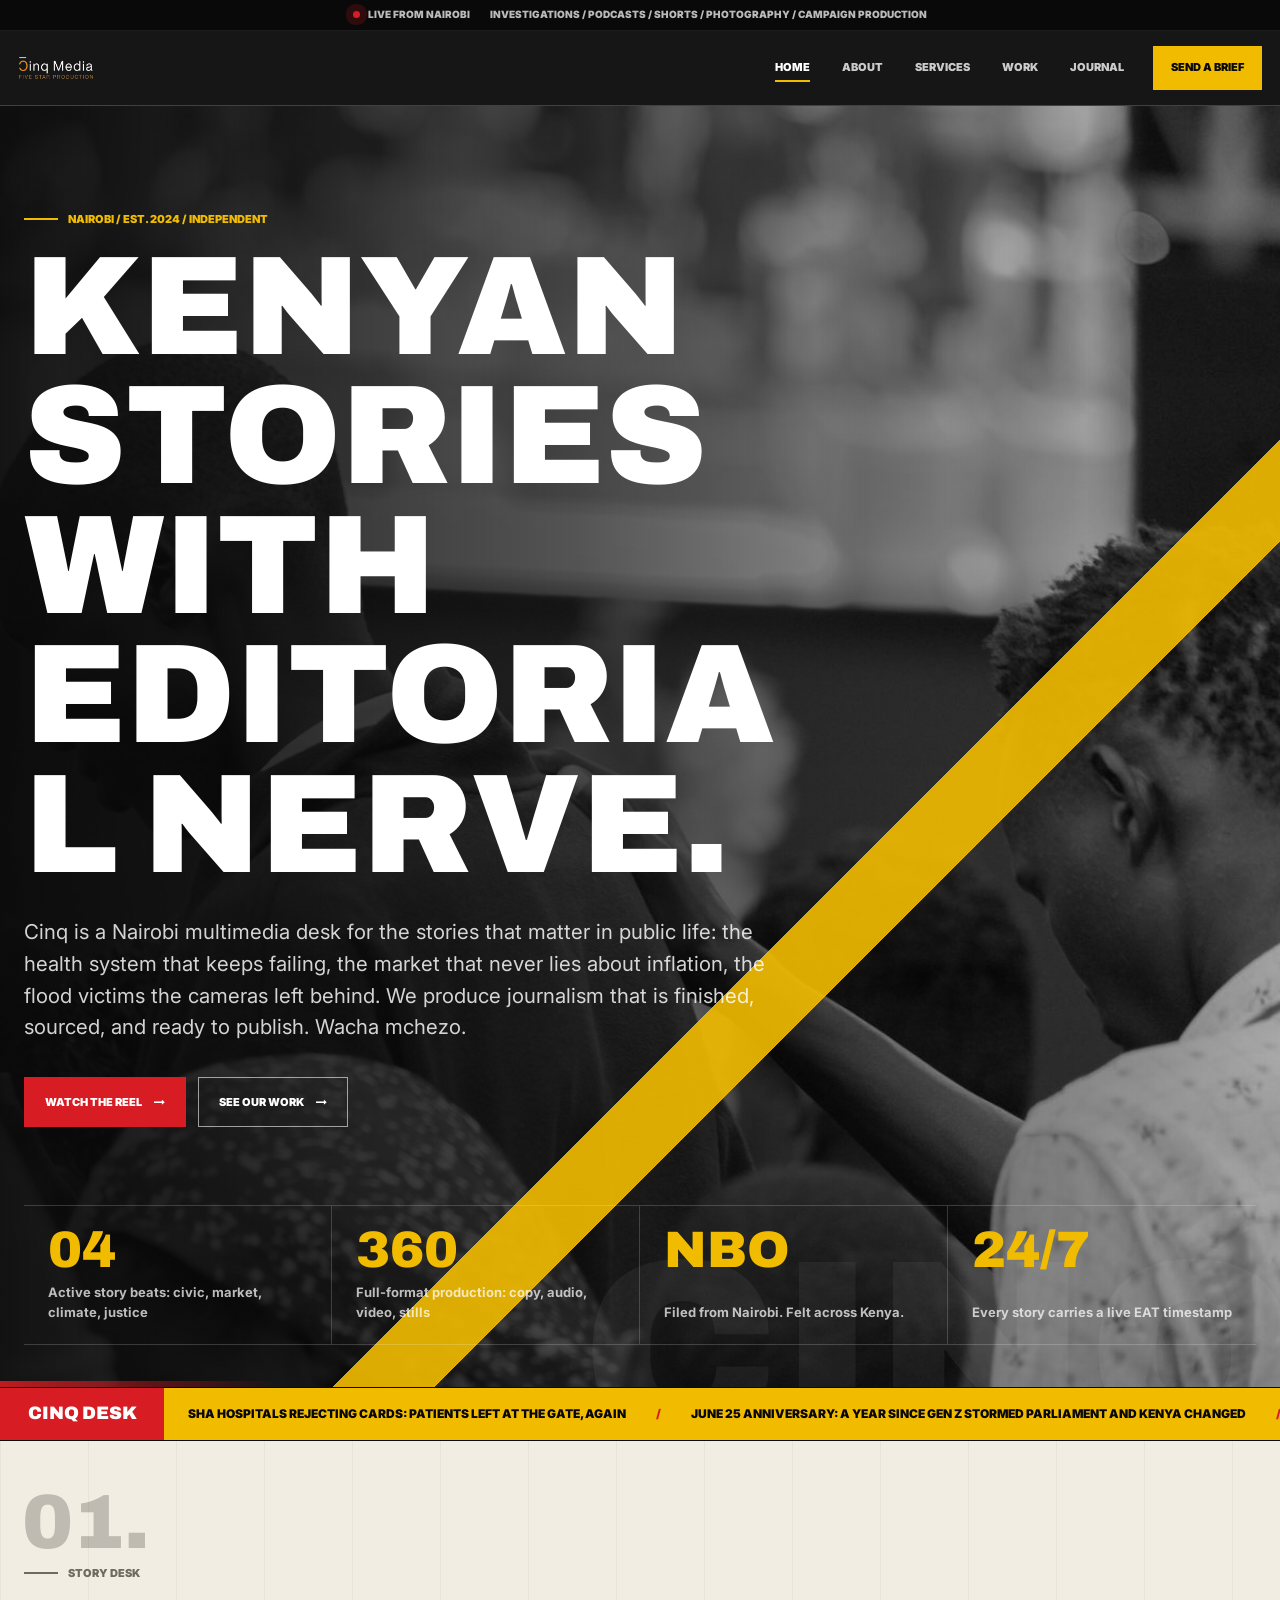
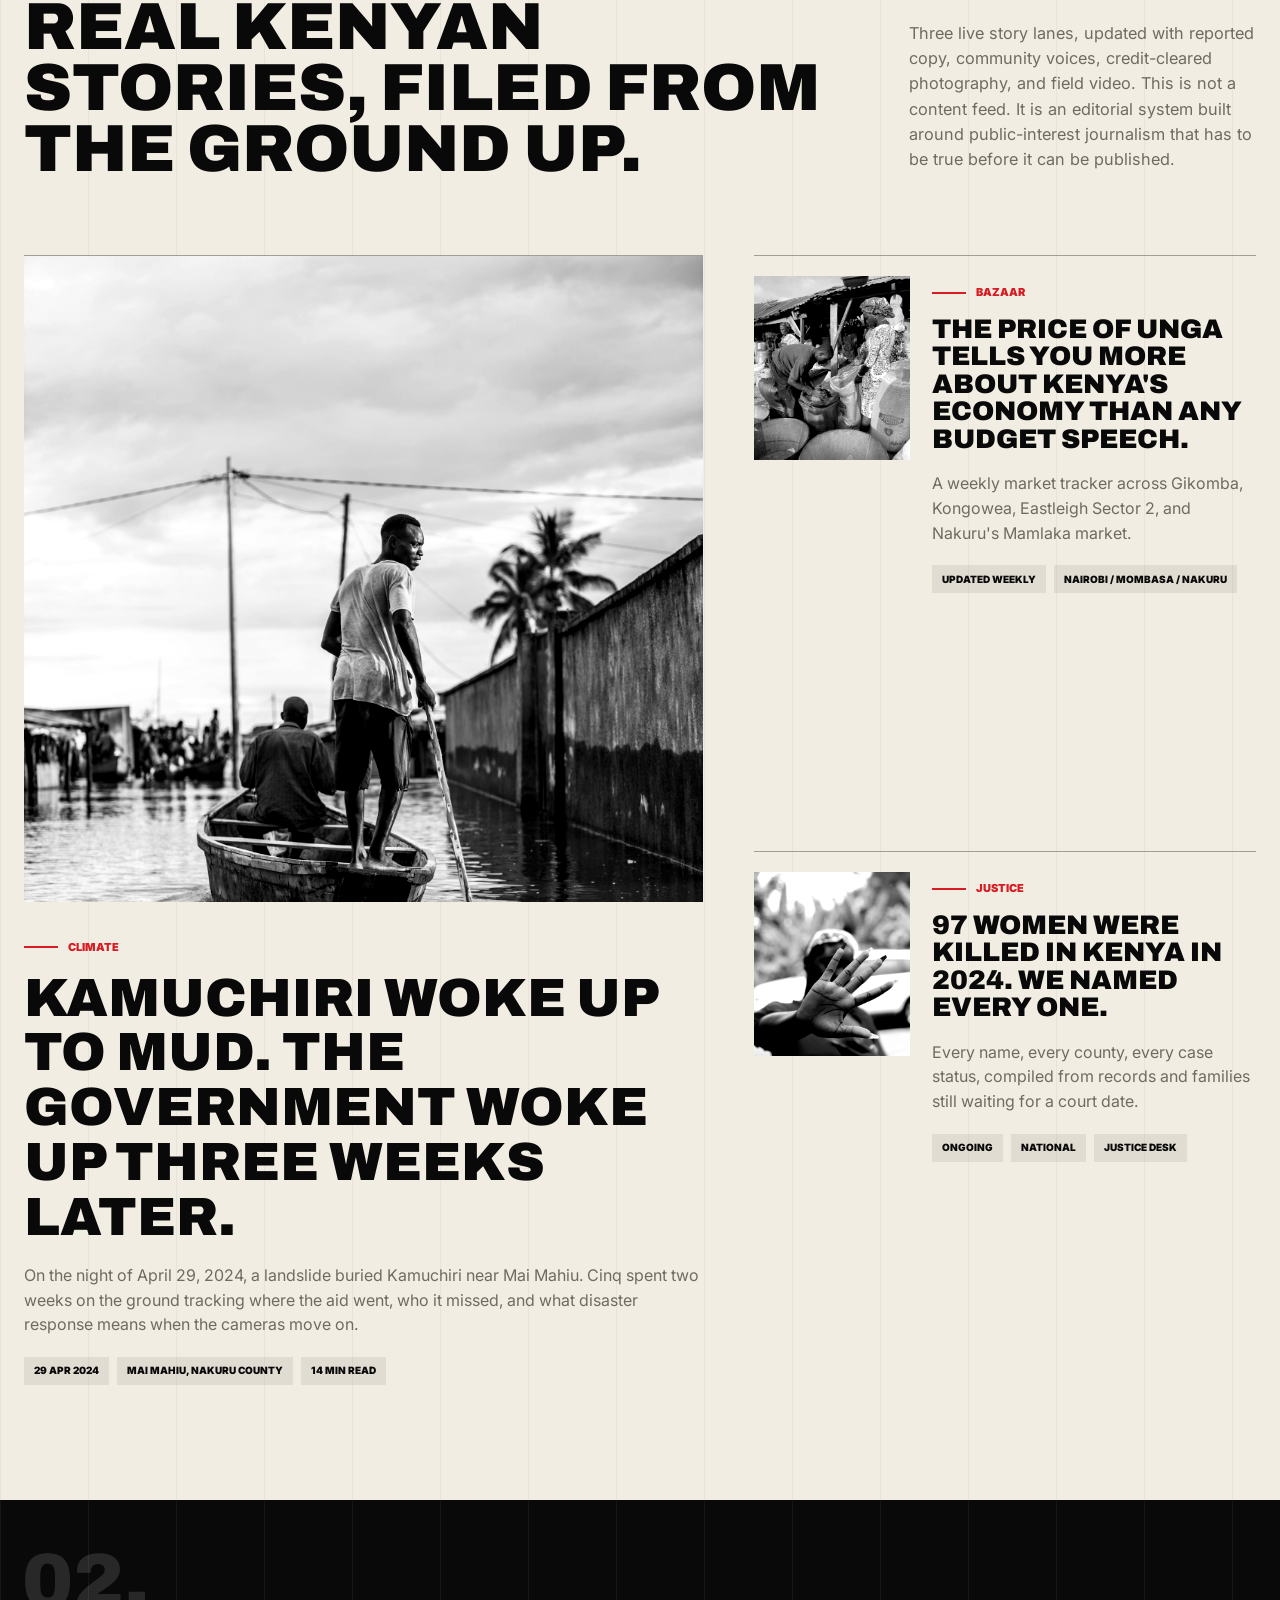
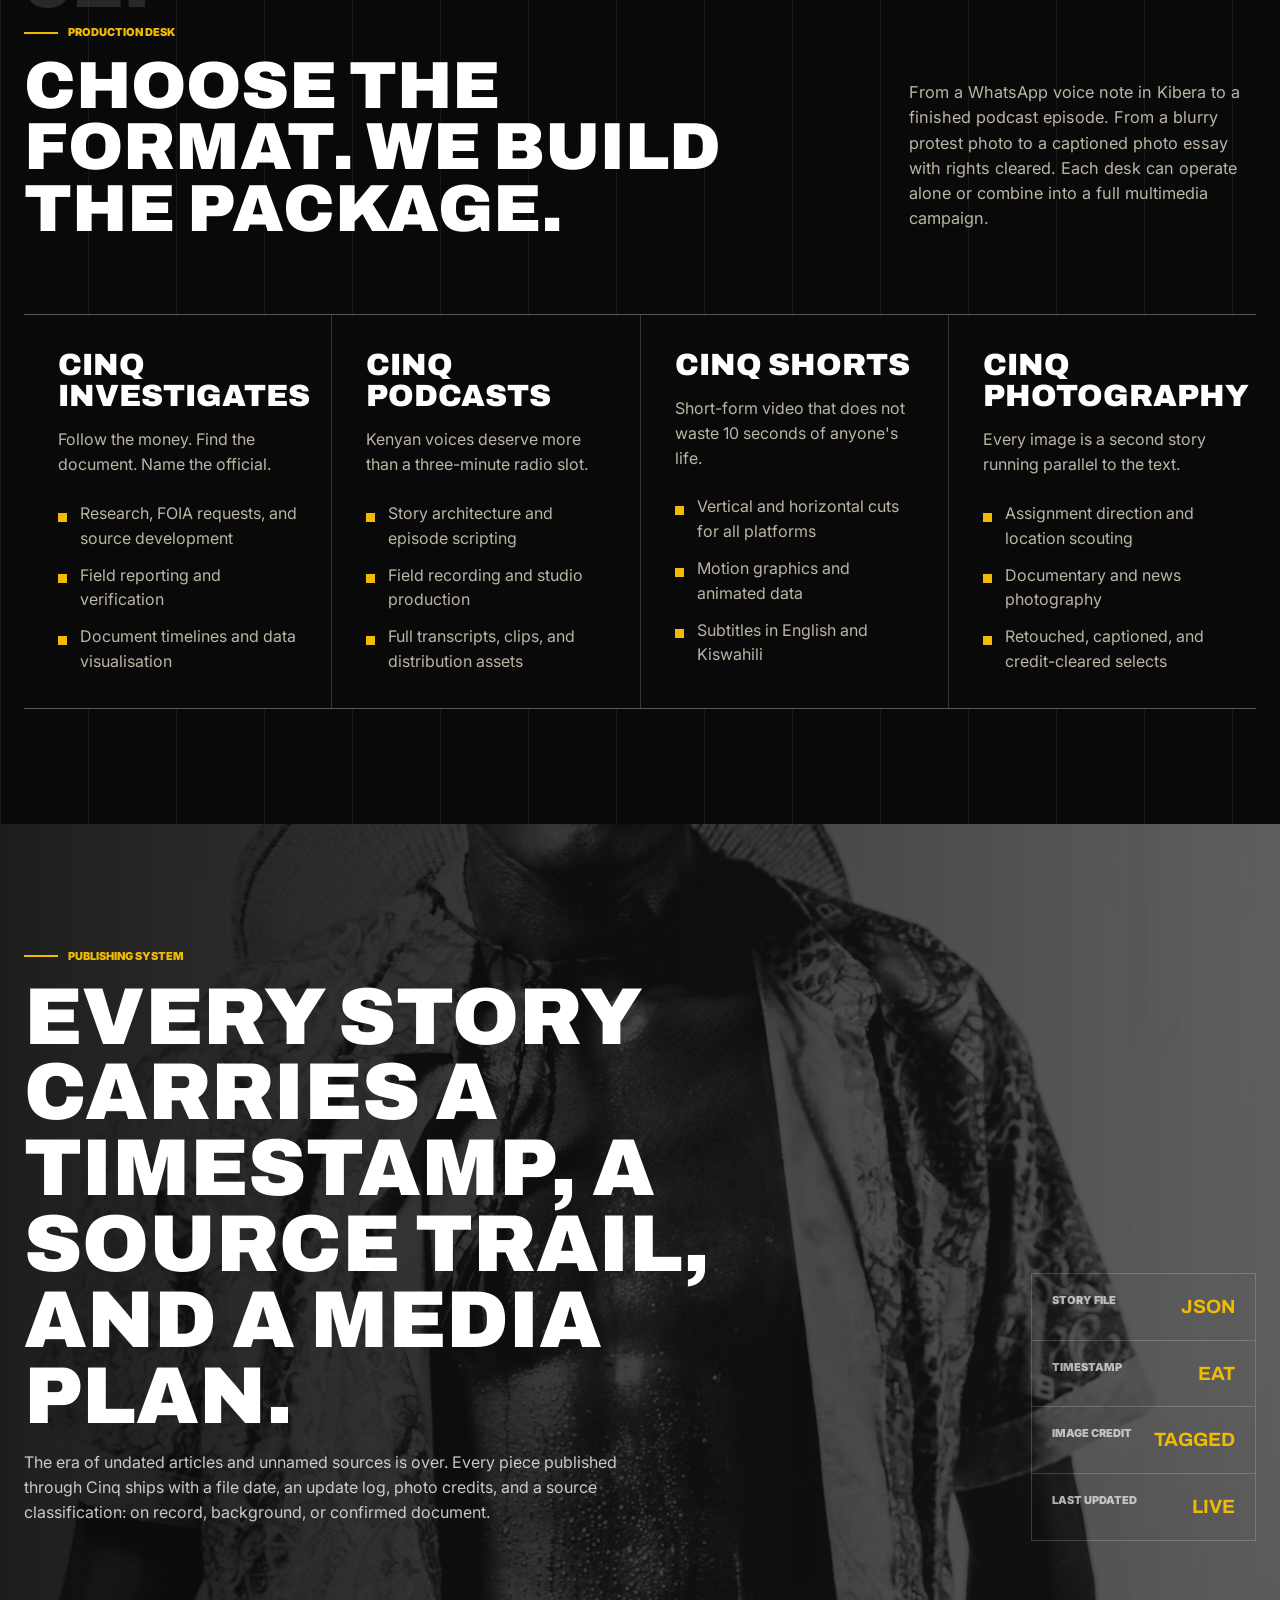
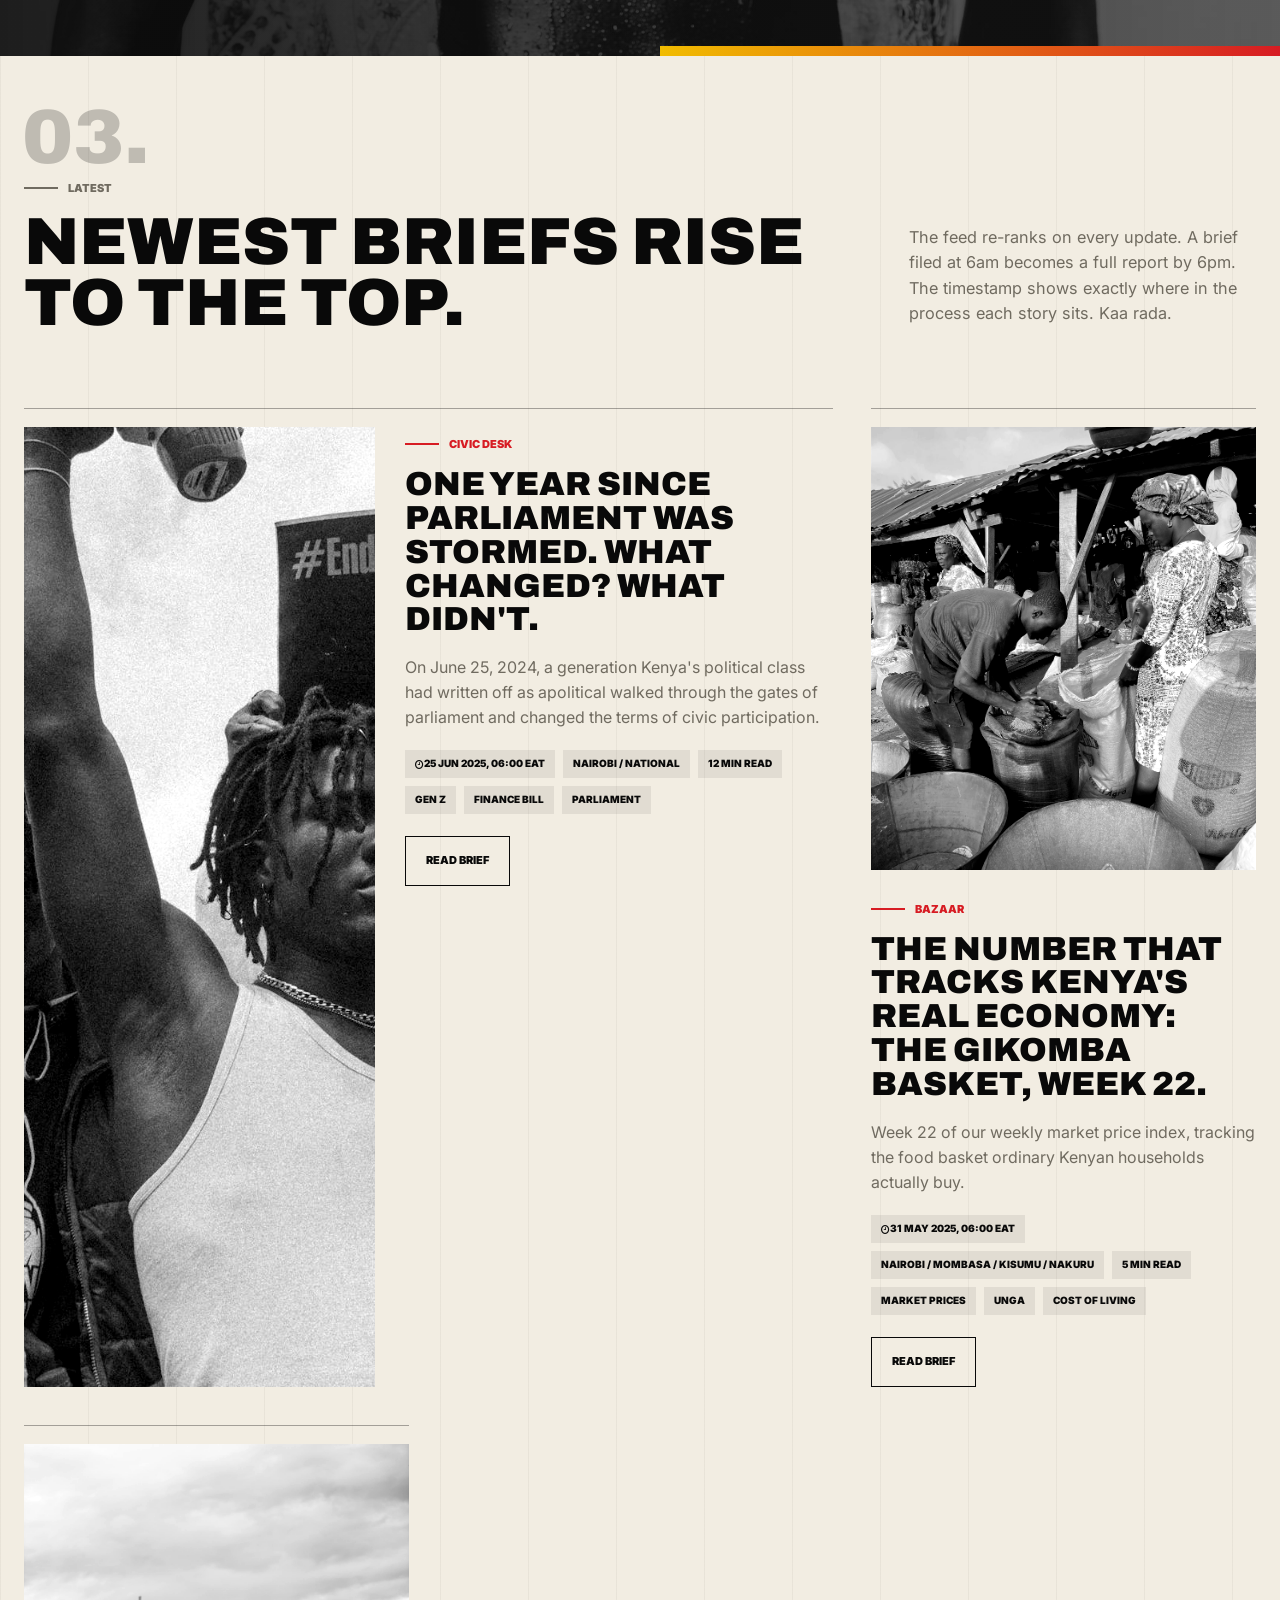
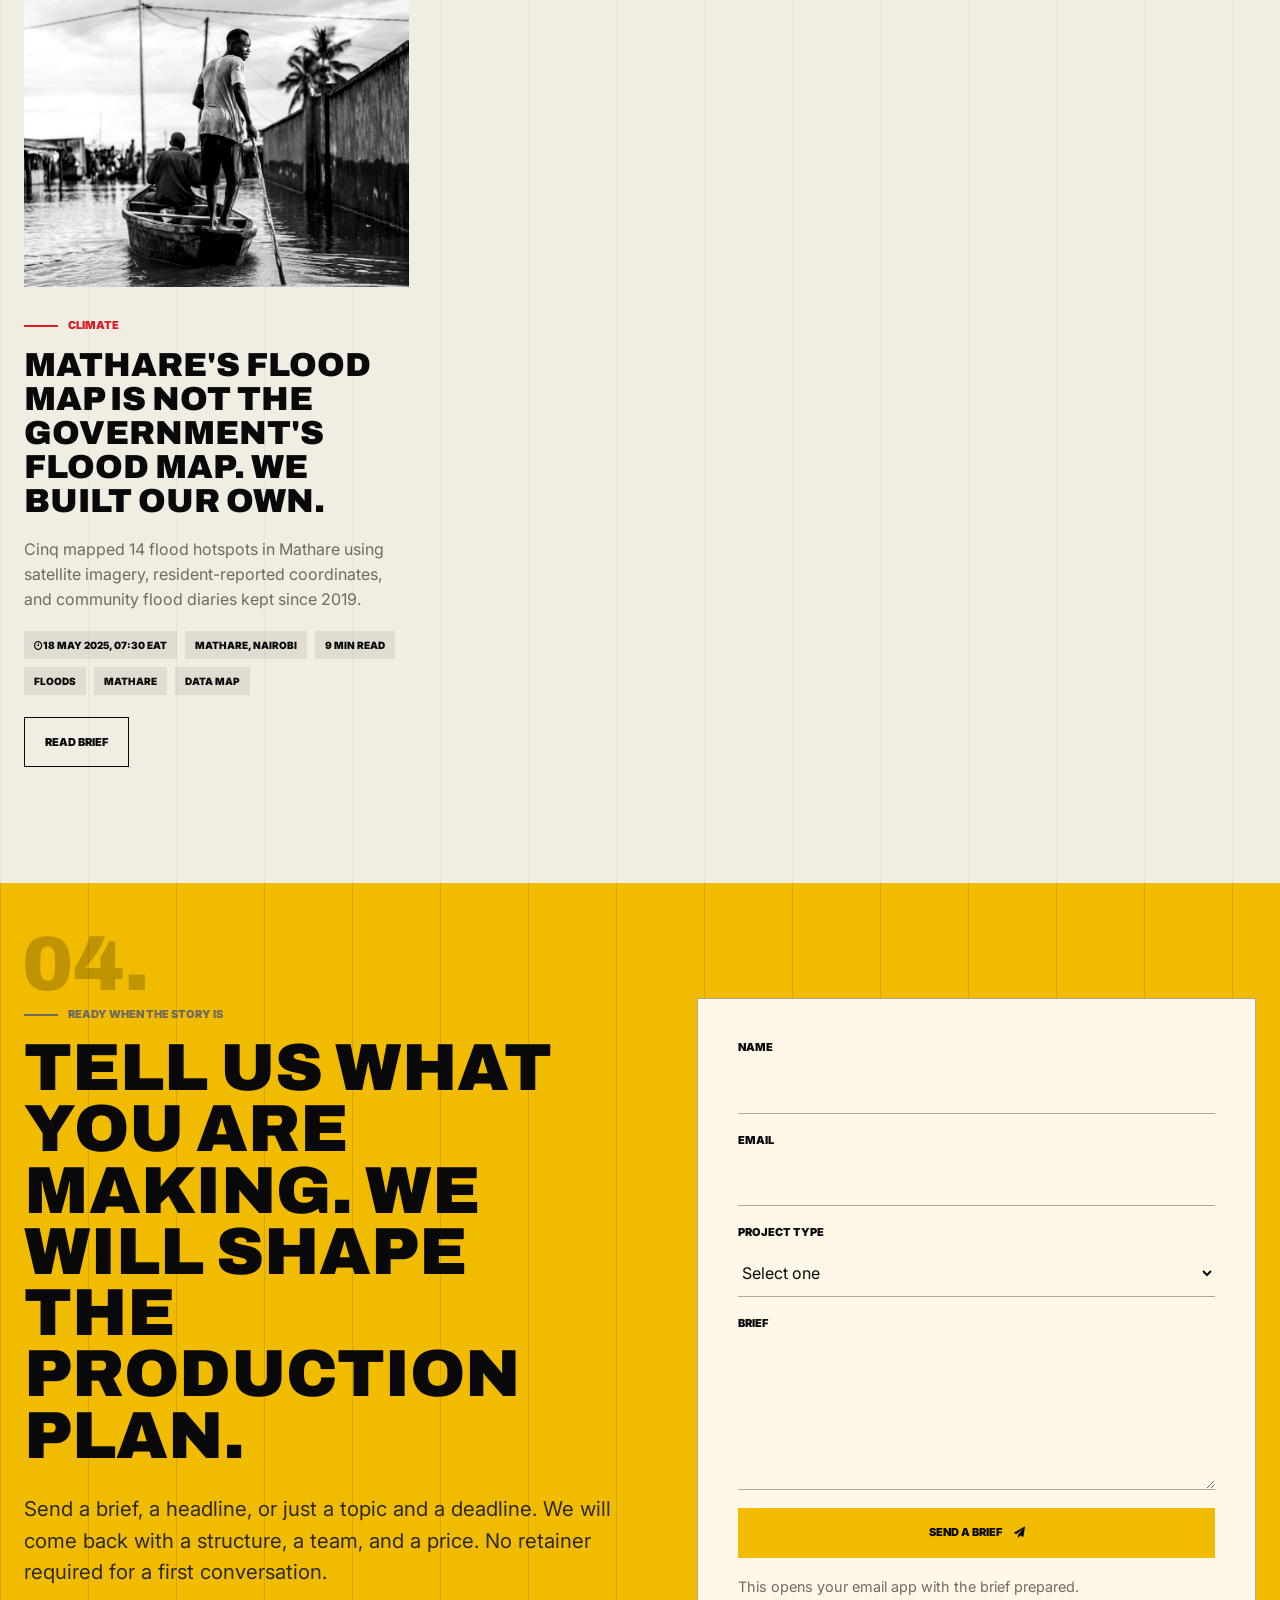
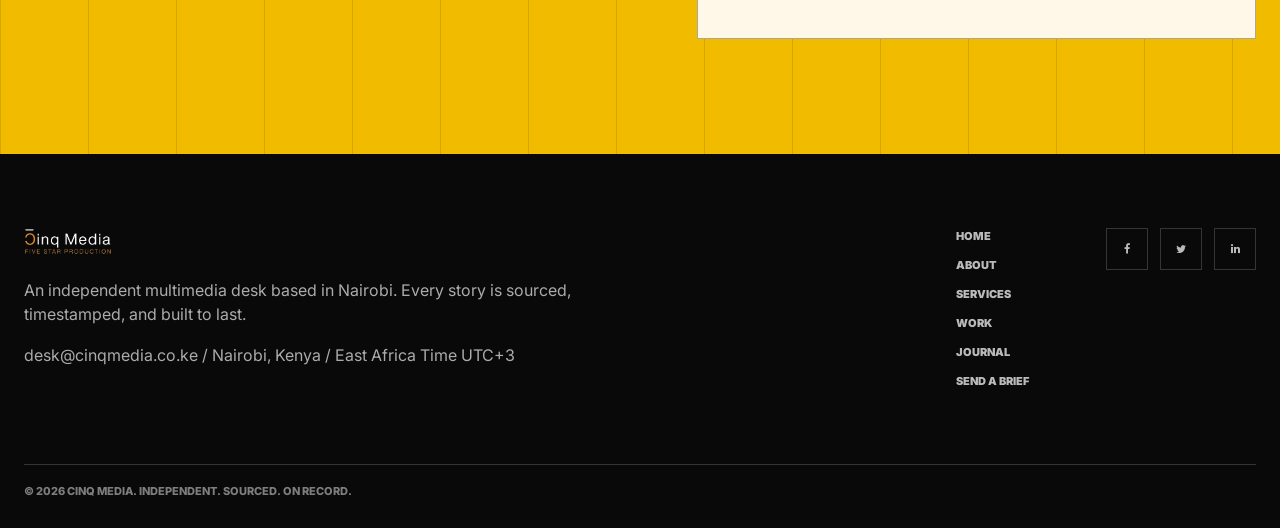
<file: index.html>
<!doctype html>
<html lang="en">
  <head>
    <meta charset="utf-8" />
    <meta name="viewport" content="width=device-width, initial-scale=1" />
    <title>Cinq Media | Independent Nairobi Multimedia Desk</title>
    <meta
      name="description"
      content="Cinq Media is an independent Nairobi multimedia desk producing sourced, timestamped public-interest journalism for Kenyan audiences."
    />
    <meta property="og:title" content="Cinq Media" />
    <meta
      property="og:description"
      content="Independent multimedia journalism from Nairobi. Sourced, timestamped, and built to last."
    />
    <meta property="og:image" content="images/kenya-community-nakuru-bw.jpg" />
    <link rel="preload" href="images/kenya-community-nakuru-bw.jpg" as="image" />
    <link rel="stylesheet" href="css/font-awesome.min.css" />
    <link rel="stylesheet" href="css/cinq-media.css" />
  </head>
  <body>
    <a class="skip-link" href="#main">Skip to content</a>

    <header class="site-header">
      <div class="top-signal">
        <span><i class="live-dot" aria-hidden="true"></i>Live from Nairobi</span>
        <span>Investigations / Podcasts / Shorts / Photography / Campaign production</span>
      </div>
      <div class="nav-frame">
        <a class="brand" href="index.html" aria-label="Cinq Media home">
          <img src="images/cinqlogo-light.png" alt="Cinq Media" />
        </a>
        <button class="nav-toggle" type="button" aria-controls="primary-nav" aria-expanded="false" data-nav-toggle>
          <i class="fa fa-bars" aria-hidden="true"></i>
          <span class="sr-only">Open menu</span>
        </button>
        <nav class="site-nav" id="primary-nav" data-site-nav aria-label="Primary">
          <a href="index.html" aria-current="page">Home</a>
          <a href="about.html">About</a>
          <a href="services.html">Services</a>
          <a href="portfolio-1.html">Work</a>
          <a href="blog.html">Journal</a>
          <a class="nav-cta" href="contact.html">Send a brief</a>
        </nav>
      </div>
    </header>

    <main class="page-main" id="main">
      <section class="home-hero">
        <div class="shell">
          <div class="hero-grid">
            <div class="hero-copy glass-panel">
              <p class="eyebrow">Nairobi / Est. 2024 / Independent</p>
              <h1 class="hero-title">Kenyan stories with editorial nerve.</h1>
              <p class="lede">
                Cinq is a Nairobi multimedia desk for the stories that matter in
                public life: the health system that keeps failing, the market that
                never lies about inflation, the flood victims the cameras left
                behind. We produce journalism that is finished, sourced, and ready
                to publish. Wacha mchezo.
              </p>
              <div class="hero-actions">
                <a class="button button-primary" href="portfolio-1.html">
                  <span>Watch the reel</span>
                  <i class="fa fa-long-arrow-right" aria-hidden="true"></i>
                </a>
                <a class="button button-light" href="portfolio-1.html">
                  <span>See our work</span>
                  <i class="fa fa-long-arrow-right" aria-hidden="true"></i>
                </a>
              </div>
            </div>
          </div>

          <div class="metric-row" aria-label="Cinq Media strengths">
            <article>
              <strong>04</strong>
              <span>Active story beats: civic, market, climate, justice</span>
            </article>
            <article>
              <strong>360</strong>
              <span>Full-format production: copy, audio, video, stills</span>
            </article>
            <article>
              <strong>NBO</strong>
              <span>Filed from Nairobi. Felt across Kenya.</span>
            </article>
            <article>
              <strong>24/7</strong>
              <span>Every story carries a live EAT timestamp</span>
            </article>
          </div>
        </div>
      </section>

      <section class="ticker" aria-label="Cinq Media editorial ticker">
        <div class="ticker-label">Cinq Desk</div>
        <div class="ticker-track">
          <span>SHA hospitals rejecting cards: patients left at the gate, again</span>
          <span>June 25 anniversary: a year since Gen Z stormed parliament and Kenya changed</span>
          <span>Unga ya dona inapanda: the maize flour index Kenyans track every week</span>
          <span>Mathare River: the community still waiting for the embankment that was approved</span>
          <span>Femicide toll 2024: 97 women. One year. Zero convictions.</span>
        </div>
      </section>

      <section class="section">
        <div class="shell">
          <div class="section-head">
            <div>
              <p class="eyebrow">Story Desk</p>
              <h2 class="section-title">Real Kenyan stories, filed from the ground up.</h2>
            </div>
            <p>
              Three live story lanes, updated with reported copy, community
              voices, credit-cleared photography, and field video. This is not a content
              feed. It is an editorial system built around public-interest
              journalism that has to be true before it can be published.
            </p>
          </div>

          <div class="story-grid">
            <article class="lead-card">
              <img src="images/flood-boat-village-bw.jpg" alt="A man steering a wooden boat through flood water" />
              <div>
                <span class="tag">Climate</span>
                <h3>Kamuchiri woke up to mud. The government woke up three weeks later.</h3>
                <p>
                  On the night of April 29, 2024, a landslide buried Kamuchiri
                  near Mai Mahiu. Cinq spent two weeks on the ground tracking
                  where the aid went, who it missed, and what disaster response
                  means when the cameras move on.
                </p>
                <div class="case-meta"><span>29 Apr 2024</span><span>Mai Mahiu, Nakuru County</span><span>14 min read</span></div>
              </div>
            </article>
            <div class="stacked-stories">
              <article class="story-card">
                <img src="images/market-economy-bw.jpg" alt="Market traders handling grain sacks" />
                <div>
                  <span class="tag">Bazaar</span>
                  <h3>The price of unga tells you more about Kenya's economy than any budget speech.</h3>
                  <p>A weekly market tracker across Gikomba, Kongowea, Eastleigh Sector 2, and Nakuru's Mamlaka market.</p>
                  <div class="case-meta"><span>Updated weekly</span><span>Nairobi / Mombasa / Nakuru</span></div>
                </div>
              </article>
              <article class="story-card">
                <img src="images/black-hands-story-bw.jpg" alt="Black-and-white close-up of hands held together" />
                <div>
                  <span class="tag">Justice</span>
                  <h3>97 women were killed in Kenya in 2024. We named every one.</h3>
                  <p>Every name, every county, every case status, compiled from records and families still waiting for a court date.</p>
                  <div class="case-meta"><span>Ongoing</span><span>National</span><span>Justice Desk</span></div>
                </div>
              </article>
            </div>
          </div>
        </div>
      </section>

      <section class="section dark">
        <div class="shell">
          <div class="section-head">
            <div>
              <p class="eyebrow">Production Desk</p>
              <h2 class="section-title">Choose the format. We build the package.</h2>
            </div>
            <p>
              From a WhatsApp voice note in Kibera to a finished podcast episode.
              From a blurry protest photo to a captioned photo essay with rights
              cleared. Each desk can operate alone or combine into a full
              multimedia campaign.
            </p>
          </div>

          <div class="service-grid">
            <article class="service-card">
              <h3>Cinq Investigates</h3>
              <p>Follow the money. Find the document. Name the official.</p>
              <ul class="service-list">
                <li>Research, FOIA requests, and source development</li>
                <li>Field reporting and verification</li>
                <li>Document timelines and data visualisation</li>
              </ul>
            </article>
            <article class="service-card">
              <h3>Cinq Podcasts</h3>
              <p>Kenyan voices deserve more than a three-minute radio slot.</p>
              <ul class="service-list">
                <li>Story architecture and episode scripting</li>
                <li>Field recording and studio production</li>
                <li>Full transcripts, clips, and distribution assets</li>
              </ul>
            </article>
            <article class="service-card">
              <h3>Cinq Shorts</h3>
              <p>Short-form video that does not waste 10 seconds of anyone's life.</p>
              <ul class="service-list">
                <li>Vertical and horizontal cuts for all platforms</li>
                <li>Motion graphics and animated data</li>
                <li>Subtitles in English and Kiswahili</li>
              </ul>
            </article>
            <article class="service-card">
              <h3>Cinq Photography</h3>
              <p>Every image is a second story running parallel to the text.</p>
              <ul class="service-list">
                <li>Assignment direction and location scouting</li>
                <li>Documentary and news photography</li>
                <li>Retouched, captioned, and credit-cleared selects</li>
              </ul>
            </article>
          </div>
        </div>
      </section>

      <section class="media-band">
        <div class="shell media-band-inner">
          <div class="broadcast-card glass-panel">
            <p class="eyebrow">Publishing System</p>
            <h2>Every story carries a timestamp, a source trail, and a media plan.</h2>
            <p>
              The era of undated articles and unnamed sources is over. Every
              piece published through Cinq ships with a file date, an update log,
              photo credits, and a source classification: on record, background,
              or confirmed document.
            </p>
          </div>
          <div class="control-list glass-panel">
            <div><span>Story file</span><strong>JSON</strong></div>
            <div><span>Timestamp</span><strong>EAT</strong></div>
            <div><span>Image credit</span><strong>Tagged</strong></div>
            <div><span>Last updated</span><strong>Live</strong></div>
          </div>
        </div>
      </section>

      <section class="section">
        <div class="shell">
          <div class="section-head">
            <div>
              <p class="eyebrow">Latest</p>
              <h2 class="section-title">Newest briefs rise to the top.</h2>
            </div>
            <p>
              The feed re-ranks on every update. A brief filed at 6am becomes a
              full report by 6pm. The timestamp shows exactly where in the
              process each story sits. Kaa rada.
            </p>
          </div>
          <div class="article-grid" data-story-feed data-story-limit="3">
            <article class="article-card featured">
              <img src="images/protest-public-voice-bw.jpg" alt="Young demonstrators raising a megaphone and placard" />
              <div>
                <span class="tag">Civic Desk</span>
                <h3>One year since parliament was stormed. What changed? What didn't.</h3>
                <p>On June 25, 2024, a generation Kenya's political class had written off as apolitical changed the terms of civic participation.</p>
                <div class="article-meta"><span><i class="fa fa-clock-o" aria-hidden="true"></i> 25 Jun 2025, 06:00</span><span>Nairobi / National</span><span>12 min read</span></div>
                <a class="button button-primary" href="blog-single.html?story=parliament-anniversary">Read brief</a>
              </div>
            </article>
          </div>
        </div>
      </section>

      <section class="section blueprint">
        <div class="shell contact-grid">
          <div>
            <p class="eyebrow">Ready When The Story Is</p>
            <h2 class="section-title">Tell us what you are making. We will shape the production plan.</h2>
            <p class="lede">
              Send a brief, a headline, or just a topic and a deadline. We will
              come back with a structure, a team, and a price. No retainer
              required for a first conversation.
            </p>
          </div>
          <form class="brief-form glass-panel" data-brief-form>
            <label>
              <span>Name</span>
              <input name="name" type="text" autocomplete="name" required />
            </label>
            <label>
              <span>Email</span>
              <input name="email" type="email" autocomplete="email" required />
            </label>
            <label>
              <span>Project type</span>
              <select name="type" required>
                <option value="">Select one</option>
                <option>Civic investigation</option>
                <option>Climate field package</option>
                <option>Health system explainer</option>
                <option>Market tracker</option>
                <option>Justice reporting</option>
                <option>Visual essay</option>
              </select>
            </label>
            <label>
              <span>Brief</span>
              <textarea name="message" rows="5" required></textarea>
            </label>
            <button class="button button-gold" type="submit">
              <span>Send a brief</span>
              <i class="fa fa-paper-plane" aria-hidden="true"></i>
            </button>
            <p class="form-note" data-form-note>This opens your email app with the brief prepared.</p>
          </form>
        </div>
      </section>
    </main>

    <footer class="site-footer">
      <div class="shell footer-grid">
        <div>
          <a class="footer-brand" href="index.html">
            <img src="images/cinqlogo-light.png" alt="Cinq Media" />
          </a>
          <p>An independent multimedia desk based in Nairobi. Every story is sourced, timestamped, and built to last.</p>
          <p><a href="mailto:desk@cinqmedia.co.ke">desk@cinqmedia.co.ke</a> / Nairobi, Kenya / East Africa Time UTC+3</p>
        </div>
        <nav class="footer-nav" aria-label="Footer">
          <a href="index.html">Home</a>
          <a href="about.html">About</a>
          <a href="services.html">Services</a>
          <a href="portfolio-1.html">Work</a>
          <a href="blog.html">Journal</a>
          <a href="contact.html">Send a Brief</a>
        </nav>
        <div class="social-links" aria-label="Social links">
          <a href="#." aria-label="Facebook"><i class="fa fa-facebook" aria-hidden="true"></i></a>
          <a href="#." aria-label="Twitter"><i class="fa fa-twitter" aria-hidden="true"></i></a>
          <a href="#." aria-label="LinkedIn"><i class="fa fa-linkedin" aria-hidden="true"></i></a>
        </div>
      </div>
      <div class="copyright">&copy; 2026 Cinq Media. Independent. Sourced. On record.</div>
    </footer>

    <script src="js/cinq-media.js" defer></script>
  </body>
</html>
</file>
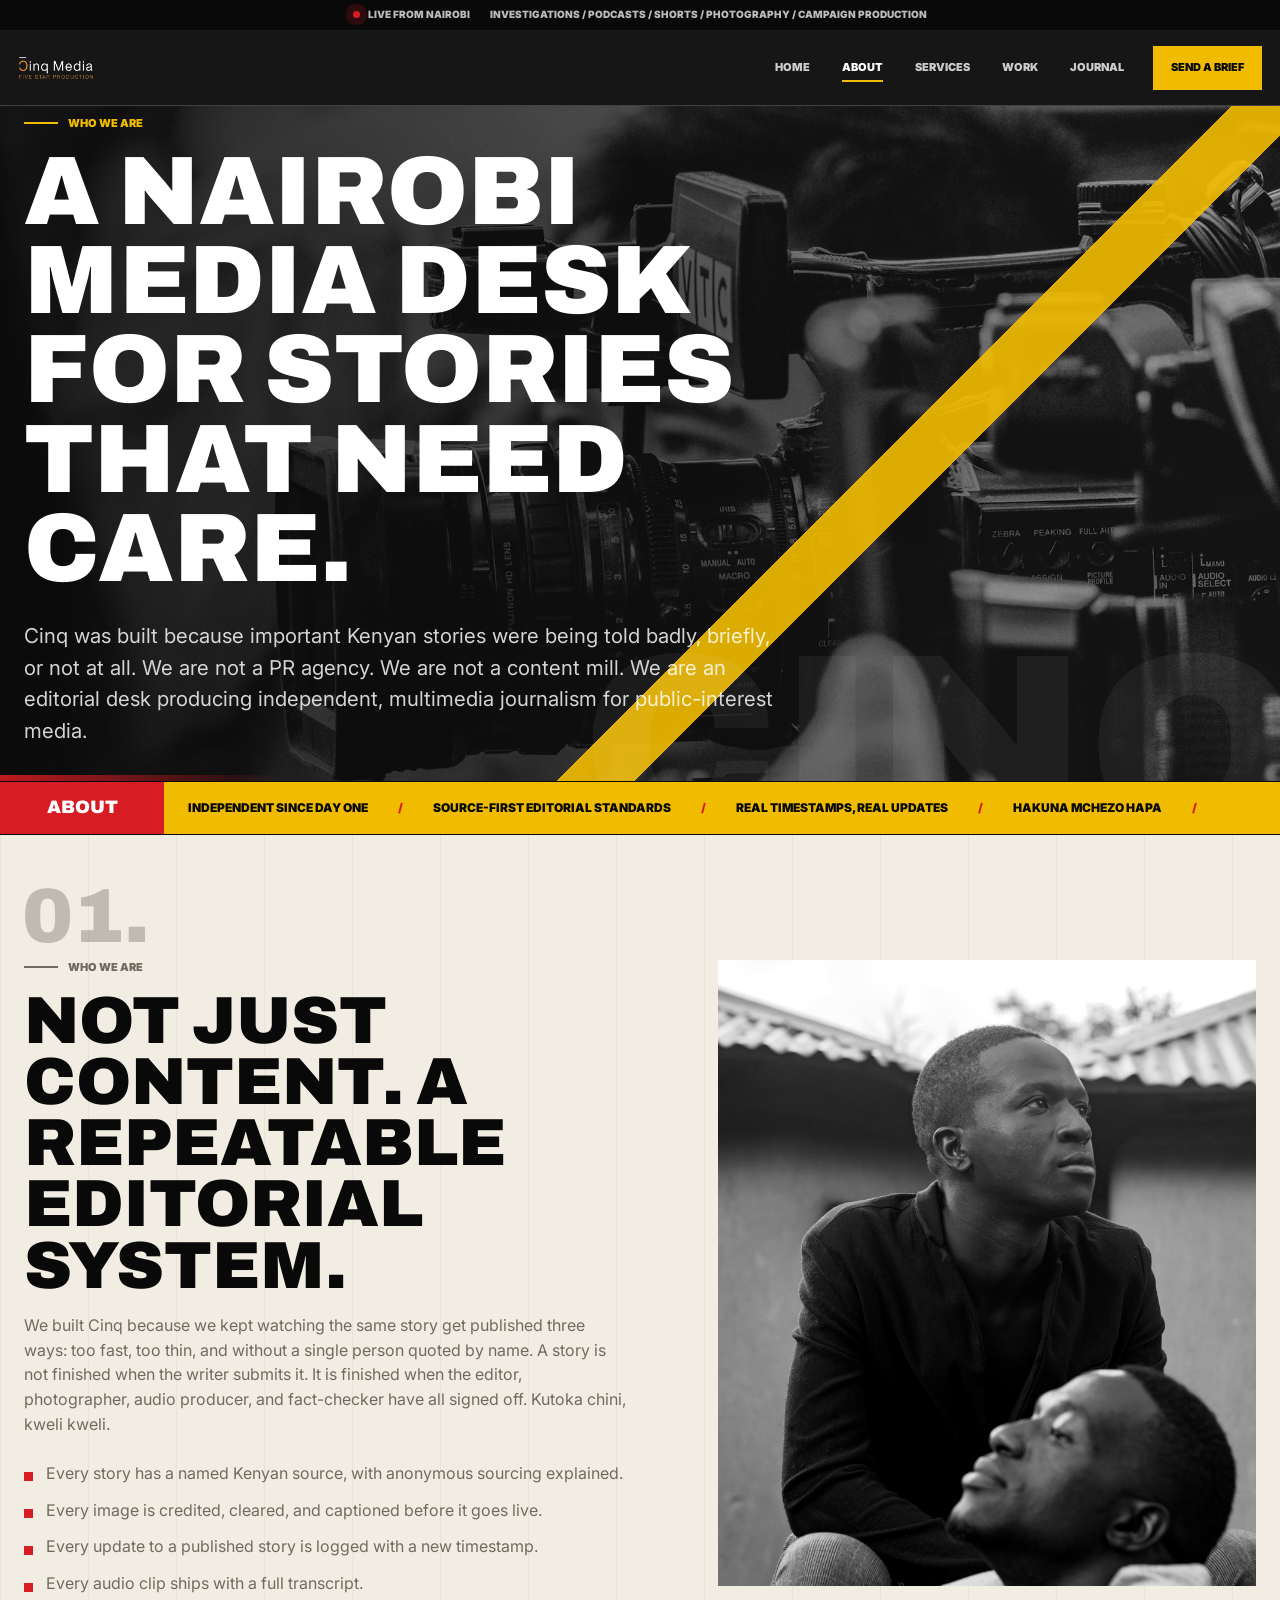
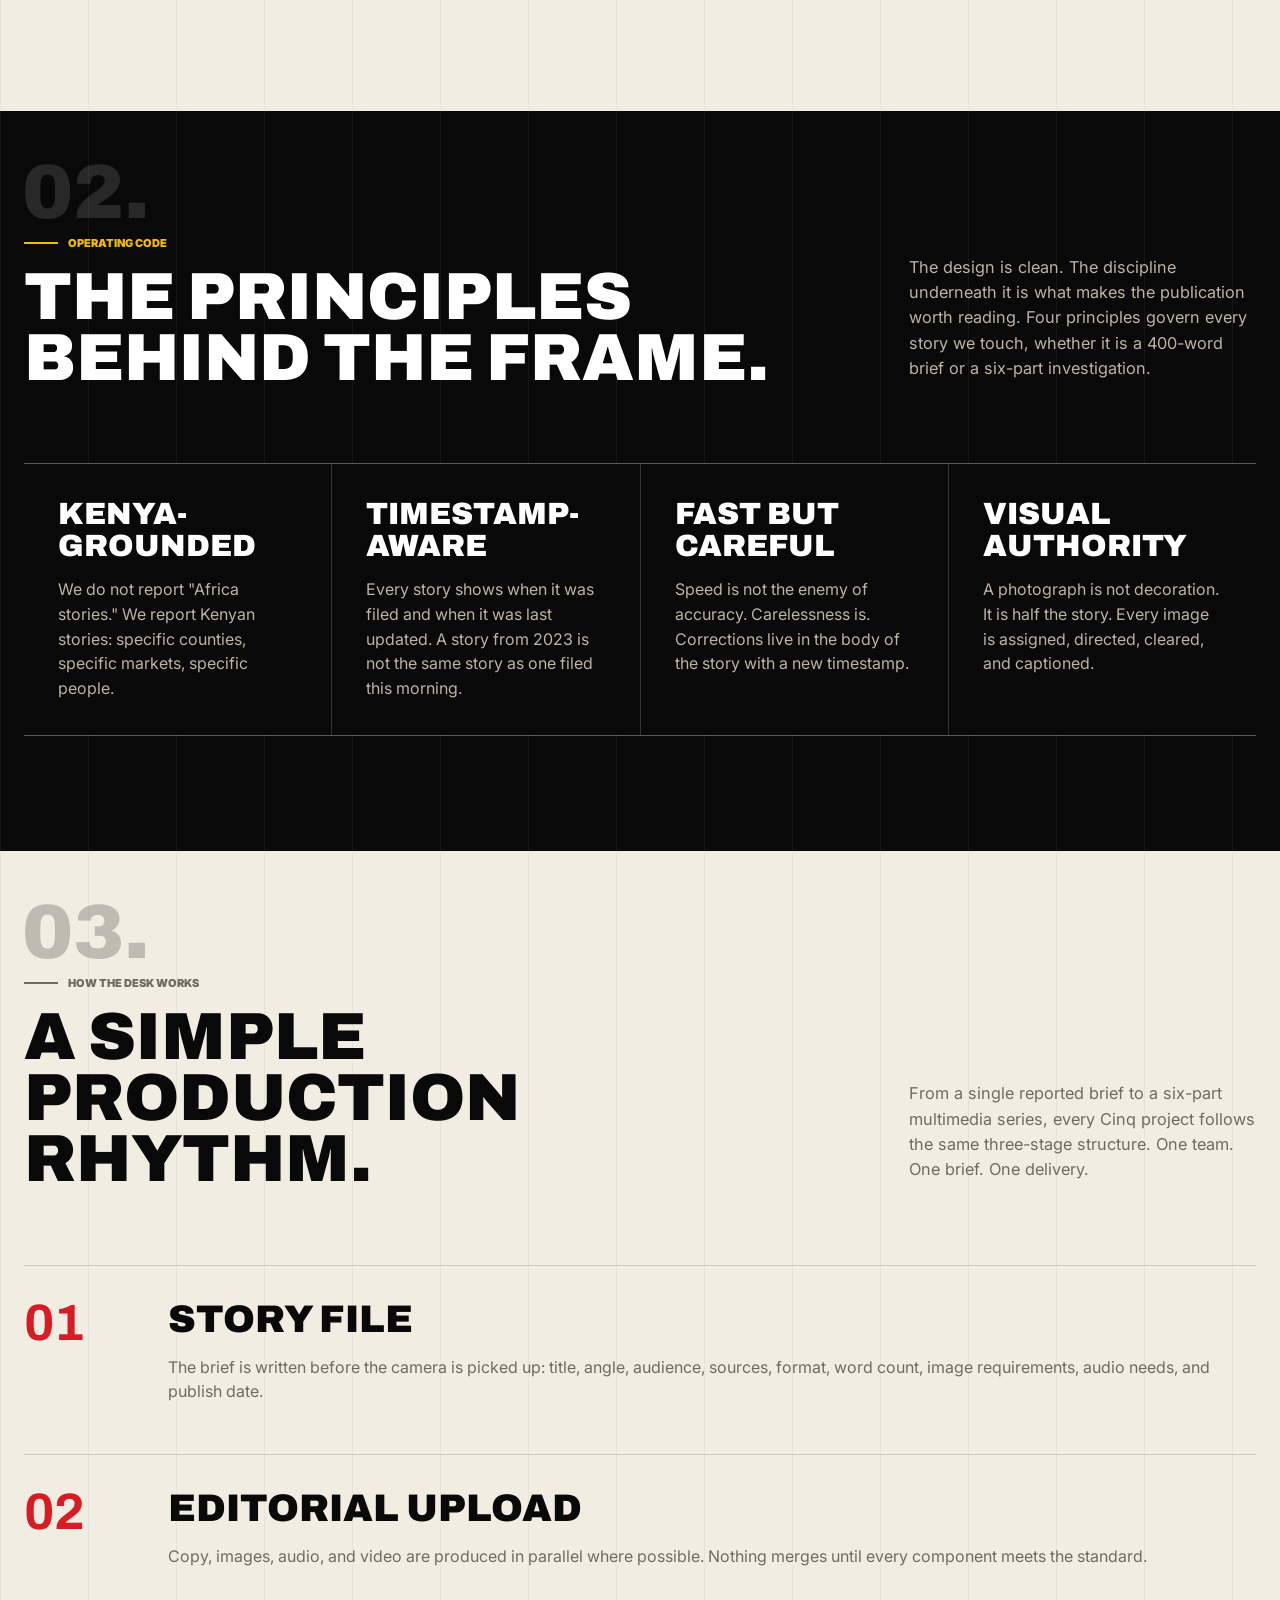
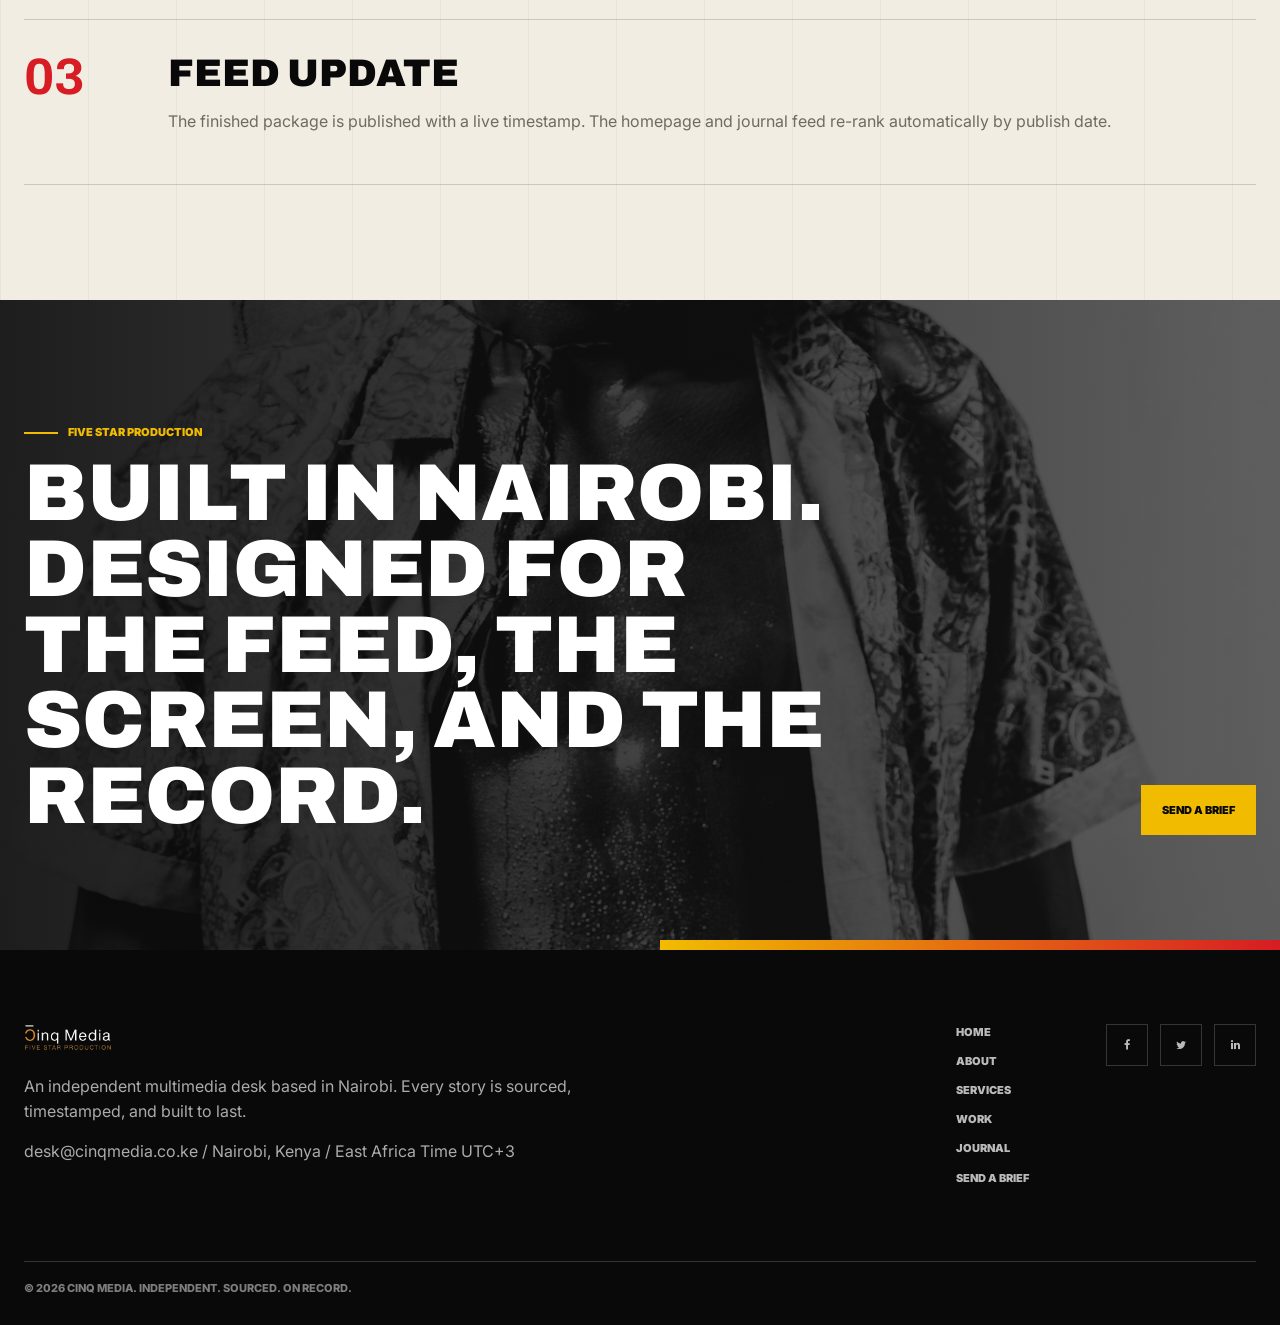
<file: about.html>
<!doctype html>
<html lang="en">
  <head>
    <meta charset="utf-8" />
    <meta name="viewport" content="width=device-width, initial-scale=1" />
    <title>About Cinq Media | Independent Nairobi Editorial Desk</title>
    <meta
      name="description"
      content="Cinq Media is an independent Nairobi multimedia desk for sourced, timestamped public-interest journalism."
    />
    <link rel="stylesheet" href="css/font-awesome.min.css" />
    <link rel="stylesheet" href="css/cinq-media.css" />
  </head>
  <body>
    <a class="skip-link" href="#main">Skip to content</a>

    <header class="site-header">
      <div class="top-signal">
        <span><i class="live-dot" aria-hidden="true"></i>Live from Nairobi</span>
        <span>Investigations / Podcasts / Shorts / Photography / Campaign production</span>
      </div>
      <div class="nav-frame">
        <a class="brand" href="index.html" aria-label="Cinq Media home">
          <img src="images/cinqlogo-light.png" alt="Cinq Media" />
        </a>
        <button class="nav-toggle" type="button" aria-controls="primary-nav" aria-expanded="false" data-nav-toggle>
          <i class="fa fa-bars" aria-hidden="true"></i>
          <span class="sr-only">Open menu</span>
        </button>
        <nav class="site-nav" id="primary-nav" data-site-nav aria-label="Primary">
          <a href="index.html">Home</a>
          <a href="about.html" aria-current="page">About</a>
          <a href="services.html">Services</a>
          <a href="portfolio-1.html">Work</a>
          <a href="blog.html">Journal</a>
          <a class="nav-cta" href="contact.html">Send a brief</a>
        </nav>
      </div>
    </header>

    <main class="page-main" id="main">
      <section class="page-hero">
        <div class="shell">
          <div class="page-hero-copy glass-panel">
            <p class="eyebrow">Who We Are</p>
            <h1 class="page-title">A Nairobi media desk for stories that need care.</h1>
            <p class="lede">
              Cinq was built because important Kenyan stories were being told
              badly, briefly, or not at all. We are not a PR agency. We are not
              a content mill. We are an editorial desk producing independent,
              multimedia journalism for public-interest media.
            </p>
          </div>
        </div>
      </section>

      <section class="ticker" aria-label="Cinq Media editorial ticker">
        <div class="ticker-label">About</div>
        <div class="ticker-track">
          <span>Independent since day one</span>
          <span>Source-first editorial standards</span>
          <span>Real timestamps, real updates</span>
          <span>Hakuna mchezo hapa</span>
        </div>
      </section>

      <section class="section">
        <div class="shell split-layout">
          <div>
            <p class="eyebrow">Who We Are</p>
            <h2 class="section-title">Not just content. A repeatable editorial system.</h2>
            <p class="text-muted">
              We built Cinq because we kept watching the same story get published
              three ways: too fast, too thin, and without a single person quoted
              by name. A story is not finished when the writer submits it. It is
              finished when the editor, photographer, audio producer, and
              fact-checker have all signed off. Kutoka chini, kweli kweli.
            </p>
            <ul class="check-list">
              <li>Every story has a named Kenyan source, with anonymous sourcing explained.</li>
              <li>Every image is credited, cleared, and captioned before it goes live.</li>
              <li>Every update to a published story is logged with a new timestamp.</li>
              <li>Every audio clip ships with a full transcript.</li>
            </ul>
          </div>
          <img src="images/kenya-portrait-men-bw.jpg" alt="Black-and-white portrait of Kenyan men outdoors" />
        </div>
      </section>

      <section class="section dark">
        <div class="shell">
          <div class="section-head">
            <div>
              <p class="eyebrow">Operating Code</p>
              <h2 class="section-title">The principles behind the frame.</h2>
            </div>
            <p>
              The design is clean. The discipline underneath it is what makes
              the publication worth reading. Four principles govern every story
              we touch, whether it is a 400-word brief or a six-part investigation.
            </p>
          </div>

          <div class="value-grid">
            <article class="value-card">
              <h3>Kenya-grounded</h3>
              <p>We do not report "Africa stories." We report Kenyan stories: specific counties, specific markets, specific people.</p>
            </article>
            <article class="value-card">
              <h3>Timestamp-aware</h3>
              <p>Every story shows when it was filed and when it was last updated. A story from 2023 is not the same story as one filed this morning.</p>
            </article>
            <article class="value-card">
              <h3>Fast but careful</h3>
              <p>Speed is not the enemy of accuracy. Carelessness is. Corrections live in the body of the story with a new timestamp.</p>
            </article>
            <article class="value-card">
              <h3>Visual authority</h3>
              <p>A photograph is not decoration. It is half the story. Every image is assigned, directed, cleared, and captioned.</p>
            </article>
          </div>
        </div>
      </section>

      <section class="section">
        <div class="shell">
          <div class="section-head">
            <div>
              <p class="eyebrow">How The Desk Works</p>
              <h2 class="section-title">A simple production rhythm.</h2>
            </div>
            <p>
              From a single reported brief to a six-part multimedia series,
              every Cinq project follows the same three-stage structure.
              One team. One brief. One delivery.
            </p>
          </div>

          <div class="timeline">
            <article>
              <strong>01</strong>
              <div>
                <h3>Story file</h3>
                <p>The brief is written before the camera is picked up: title, angle, audience, sources, format, word count, image requirements, audio needs, and publish date.</p>
              </div>
            </article>
            <article>
              <strong>02</strong>
              <div>
                <h3>Editorial upload</h3>
                <p>Copy, images, audio, and video are produced in parallel where possible. Nothing merges until every component meets the standard.</p>
              </div>
            </article>
            <article>
              <strong>03</strong>
              <div>
                <h3>Feed update</h3>
                <p>The finished package is published with a live timestamp. The homepage and journal feed re-rank automatically by publish date.</p>
              </div>
            </article>
          </div>
        </div>
      </section>

      <section class="media-band">
        <div class="shell media-band-inner">
          <div class="broadcast-card glass-panel">
            <p class="eyebrow">Five Star Production</p>
            <h2>Built in Nairobi. Designed for the feed, the screen, and the record.</h2>
          </div>
          <a class="button button-gold" href="contact.html">Send a brief</a>
        </div>
      </section>
    </main>

    <footer class="site-footer">
      <div class="shell footer-grid">
        <div>
          <a class="footer-brand" href="index.html">
            <img src="images/cinqlogo-light.png" alt="Cinq Media" />
          </a>
          <p>An independent multimedia desk based in Nairobi. Every story is sourced, timestamped, and built to last.</p>
          <p><a href="mailto:desk@cinqmedia.co.ke">desk@cinqmedia.co.ke</a> / Nairobi, Kenya / East Africa Time UTC+3</p>
        </div>
        <nav class="footer-nav" aria-label="Footer">
          <a href="index.html">Home</a>
          <a href="about.html">About</a>
          <a href="services.html">Services</a>
          <a href="portfolio-1.html">Work</a>
          <a href="blog.html">Journal</a>
          <a href="contact.html">Send a Brief</a>
        </nav>
        <div class="social-links" aria-label="Social links">
          <a href="#." aria-label="Facebook"><i class="fa fa-facebook" aria-hidden="true"></i></a>
          <a href="#." aria-label="Twitter"><i class="fa fa-twitter" aria-hidden="true"></i></a>
          <a href="#." aria-label="LinkedIn"><i class="fa fa-linkedin" aria-hidden="true"></i></a>
        </div>
      </div>
      <div class="copyright">&copy; 2026 Cinq Media. Independent. Sourced. On record.</div>
    </footer>

    <script src="js/cinq-media.js" defer></script>
  </body>
</html>
</file>
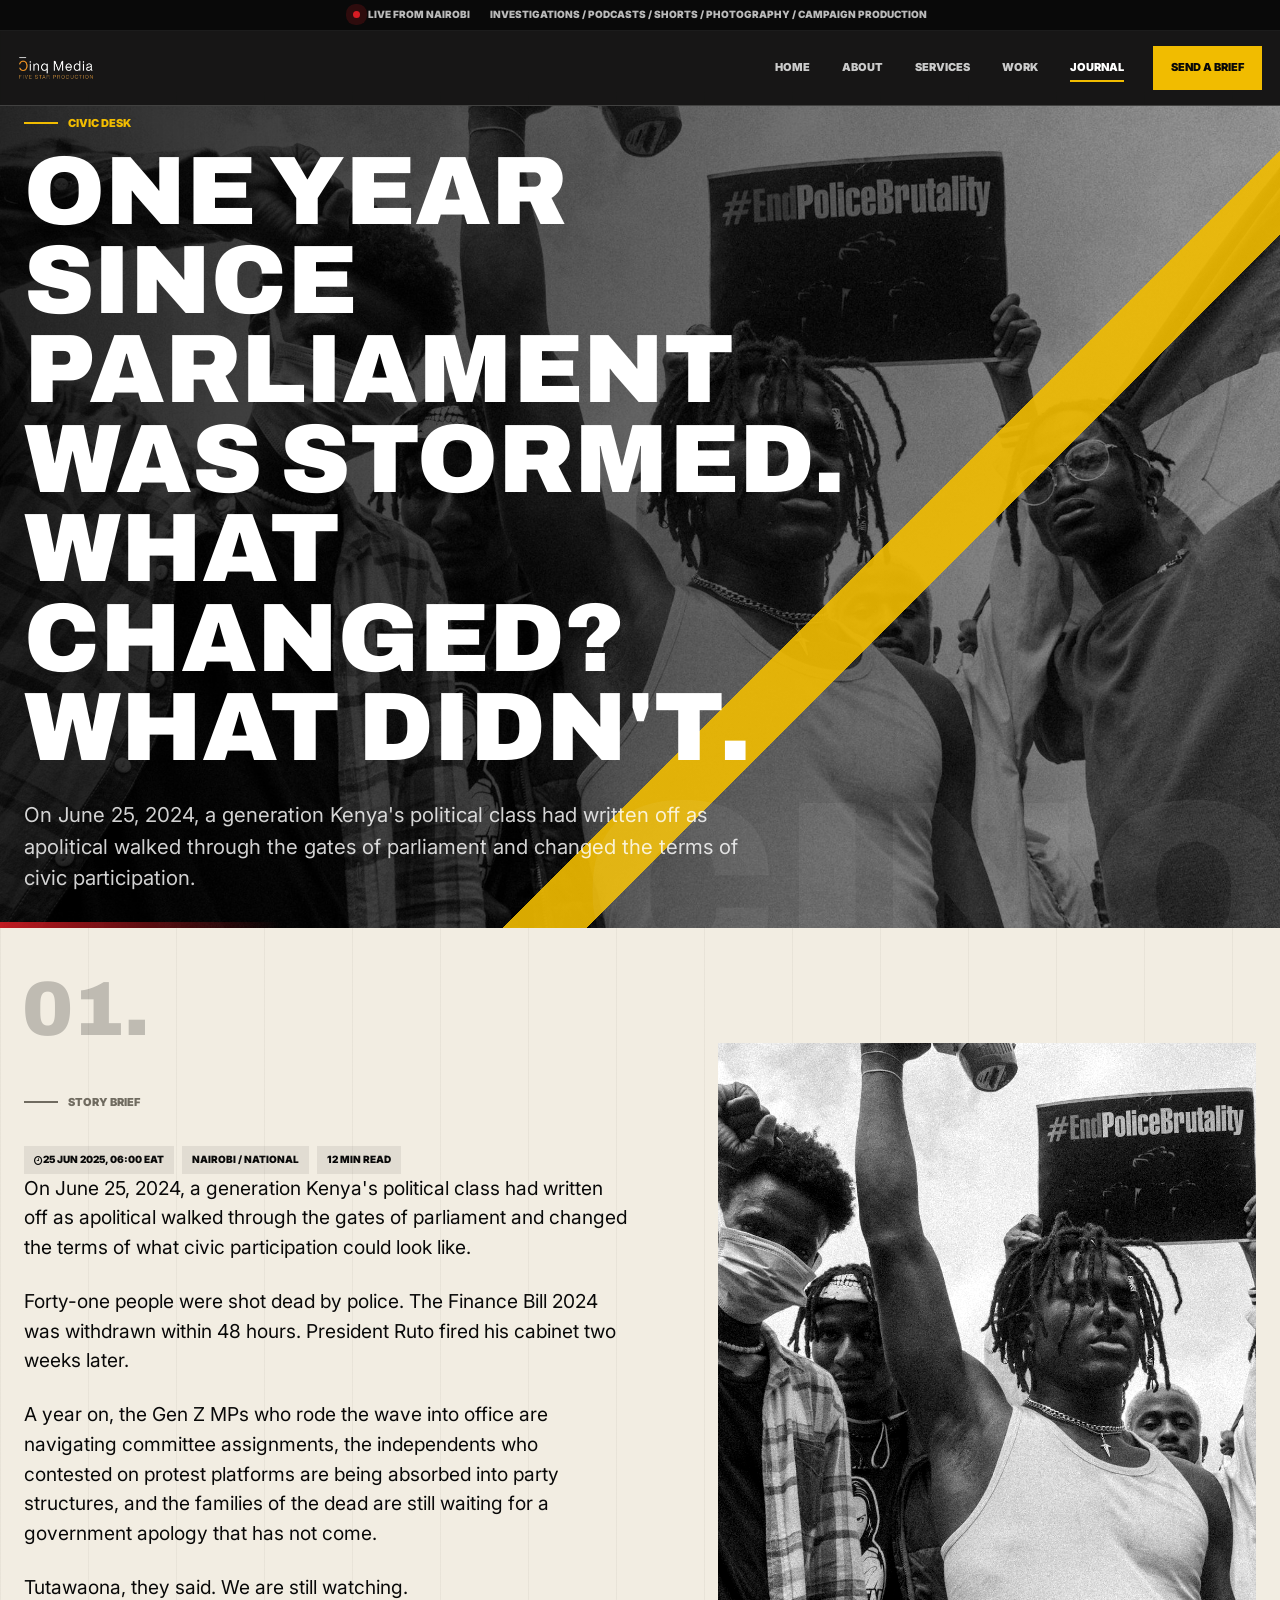
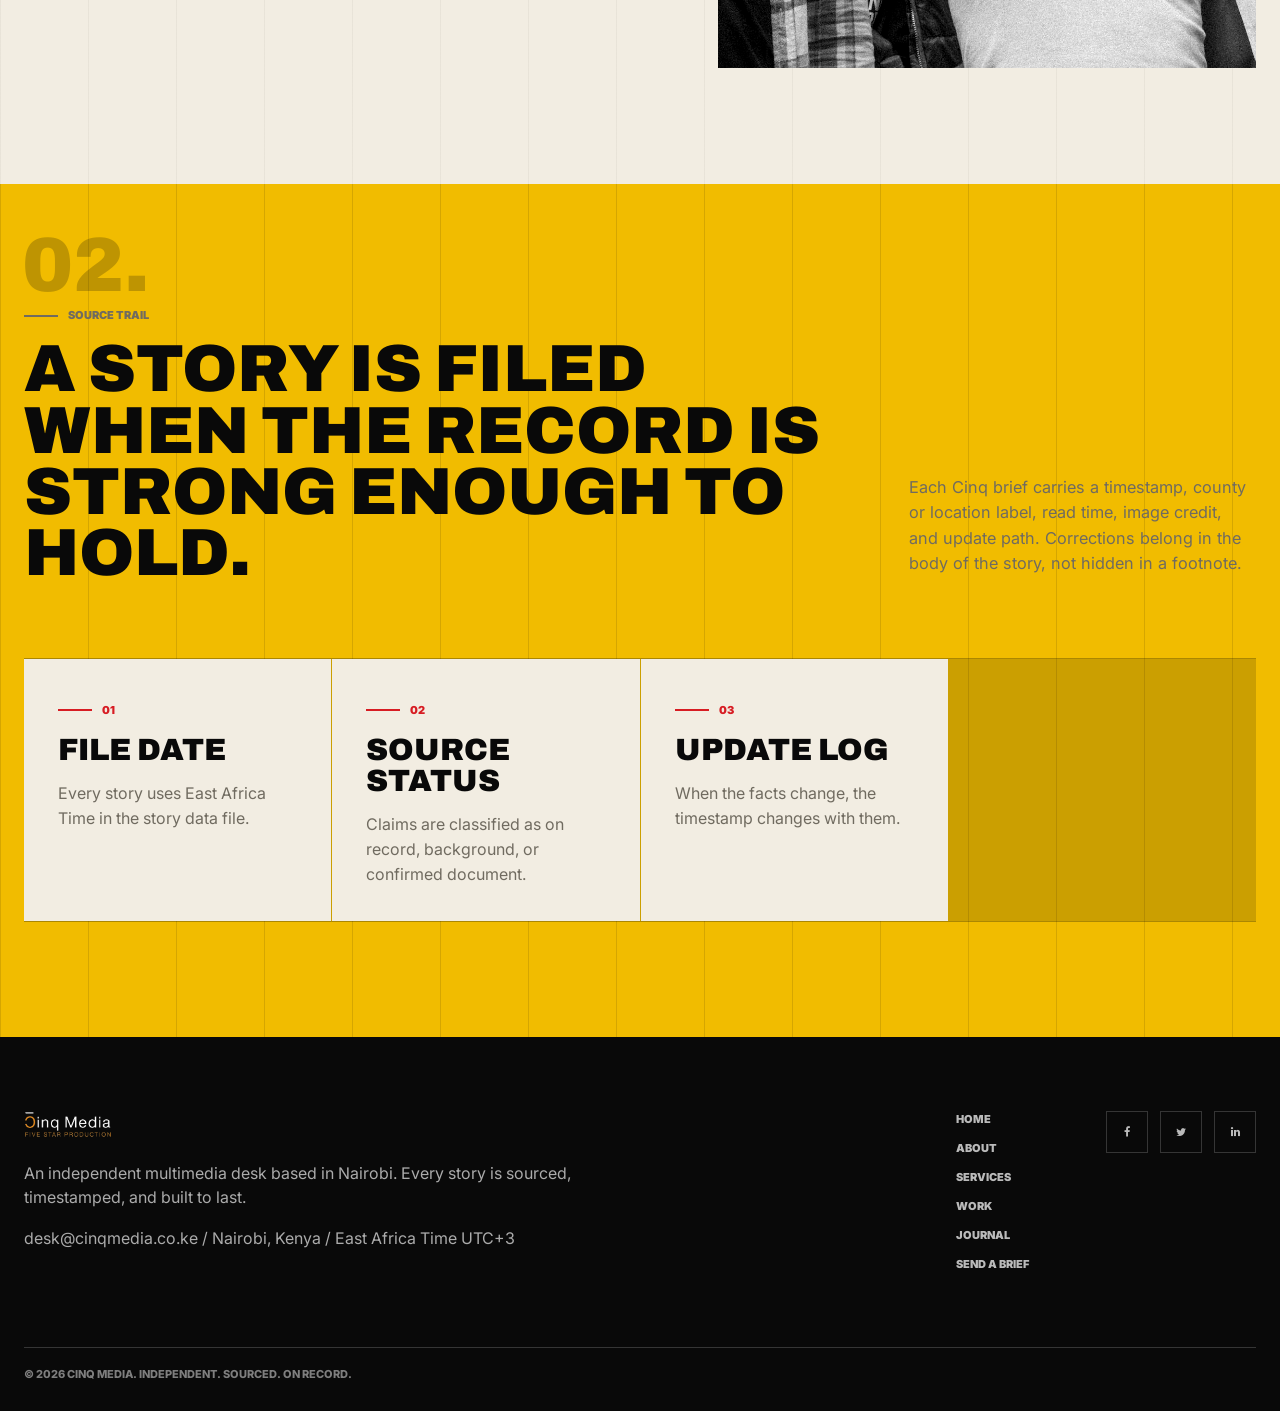
<file: blog-single.html>
<!doctype html>
<html lang="en">
  <head>
    <meta charset="utf-8" />
    <meta name="viewport" content="width=device-width, initial-scale=1" />
    <title>Story Brief | Cinq Media Journal</title>
    <meta
      name="description"
      content="A Cinq Media story brief with Kenyan reporting copy, real timestamps, read time, tags, and editorial production notes."
    />
    <link rel="stylesheet" href="css/font-awesome.min.css" />
    <link rel="stylesheet" href="css/cinq-media.css" />
  </head>
  <body>
    <a class="skip-link" href="#main">Skip to content</a>

    <header class="site-header">
      <div class="top-signal">
        <span><i class="live-dot" aria-hidden="true"></i>Live from Nairobi</span>
        <span>Investigations / Podcasts / Shorts / Photography / Campaign production</span>
      </div>
      <div class="nav-frame">
        <a class="brand" href="index.html" aria-label="Cinq Media home">
          <img src="images/cinqlogo-light.png" alt="Cinq Media" />
        </a>
        <button class="nav-toggle" type="button" aria-controls="primary-nav" aria-expanded="false" data-nav-toggle>
          <i class="fa fa-bars" aria-hidden="true"></i>
          <span class="sr-only">Open menu</span>
        </button>
        <nav class="site-nav" id="primary-nav" data-site-nav aria-label="Primary">
          <a href="index.html">Home</a>
          <a href="about.html">About</a>
          <a href="services.html">Services</a>
          <a href="portfolio-1.html">Work</a>
          <a href="blog.html" aria-current="page">Journal</a>
          <a class="nav-cta" href="contact.html">Send a brief</a>
        </nav>
      </div>
    </header>

    <main class="page-main" id="main" data-story-detail>
      <section class="page-hero hero-work">
        <div class="shell">
          <div class="page-hero-copy glass-panel">
            <p class="eyebrow" data-story-category>Civic Desk</p>
            <h1 class="page-title" data-story-title>One year since parliament was stormed. What changed? What didn't.</h1>
            <p class="lede" data-story-deck>
              On June 25, 2024, a generation Kenya's political class had written
              off as apolitical walked through the gates of parliament and changed
              the terms of civic participation.
            </p>
          </div>
        </div>
      </section>

      <section class="section">
        <div class="shell split-layout">
          <div>
            <p class="eyebrow">Story Brief</p>
            <div class="article-meta">
              <span><i class="fa fa-clock-o" aria-hidden="true"></i> <time data-story-time datetime="2025-06-25T06:00:00+03:00">25 Jun 2025, 06:00</time></span>
              <span data-story-location>Nairobi / National</span>
              <span data-story-read>12 min read</span>
            </div>
            <div class="story-body text-muted" data-story-body>
              <p>
                On June 25, 2024, a generation Kenya's political class had written
                off as apolitical walked through the gates of parliament and
                changed the terms of what civic participation could look like.
              </p>
              <p>
                Forty-one people were shot dead by police. The Finance Bill 2024
                was withdrawn within 48 hours. President Ruto fired his cabinet
                two weeks later.
              </p>
              <p>
                Tutawaona, they said. We are still watching.
              </p>
            </div>
          </div>
          <img data-story-image src="images/protest-public-voice-bw.jpg" alt="Young demonstrators raising a megaphone and placard" />
        </div>
      </section>

      <section class="section blueprint">
        <div class="shell">
          <div class="section-head">
            <div>
              <p class="eyebrow">Source Trail</p>
              <h2 class="section-title">A story is filed when the record is strong enough to hold.</h2>
            </div>
            <p>
              Each Cinq brief carries a timestamp, county or location label, read
              time, image credit, and update path. Corrections belong in the body
              of the story, not hidden in a footnote.
            </p>
          </div>
          <div class="process-grid">
            <article class="process-card">
              <span class="tag">01</span>
              <h3>File date</h3>
              <p>Every story uses East Africa Time in the story data file.</p>
            </article>
            <article class="process-card">
              <span class="tag">02</span>
              <h3>Source status</h3>
              <p>Claims are classified as on record, background, or confirmed document.</p>
            </article>
            <article class="process-card">
              <span class="tag">03</span>
              <h3>Update log</h3>
              <p>When the facts change, the timestamp changes with them.</p>
            </article>
          </div>
        </div>
      </section>
    </main>

    <footer class="site-footer">
      <div class="shell footer-grid">
        <div>
          <a class="footer-brand" href="index.html">
            <img src="images/cinqlogo-light.png" alt="Cinq Media" />
          </a>
          <p>An independent multimedia desk based in Nairobi. Every story is sourced, timestamped, and built to last.</p>
          <p><a href="mailto:desk@cinqmedia.co.ke">desk@cinqmedia.co.ke</a> / Nairobi, Kenya / East Africa Time UTC+3</p>
        </div>
        <nav class="footer-nav" aria-label="Footer">
          <a href="index.html">Home</a>
          <a href="about.html">About</a>
          <a href="services.html">Services</a>
          <a href="portfolio-1.html">Work</a>
          <a href="blog.html">Journal</a>
          <a href="contact.html">Send a Brief</a>
        </nav>
        <div class="social-links" aria-label="Social links">
          <a href="#." aria-label="Facebook"><i class="fa fa-facebook" aria-hidden="true"></i></a>
          <a href="#." aria-label="Twitter"><i class="fa fa-twitter" aria-hidden="true"></i></a>
          <a href="#." aria-label="LinkedIn"><i class="fa fa-linkedin" aria-hidden="true"></i></a>
        </div>
      </div>
      <div class="copyright">&copy; 2026 Cinq Media. Independent. Sourced. On record.</div>
    </footer>

    <script src="js/cinq-media.js" defer></script>
  </body>
</html>
</file>
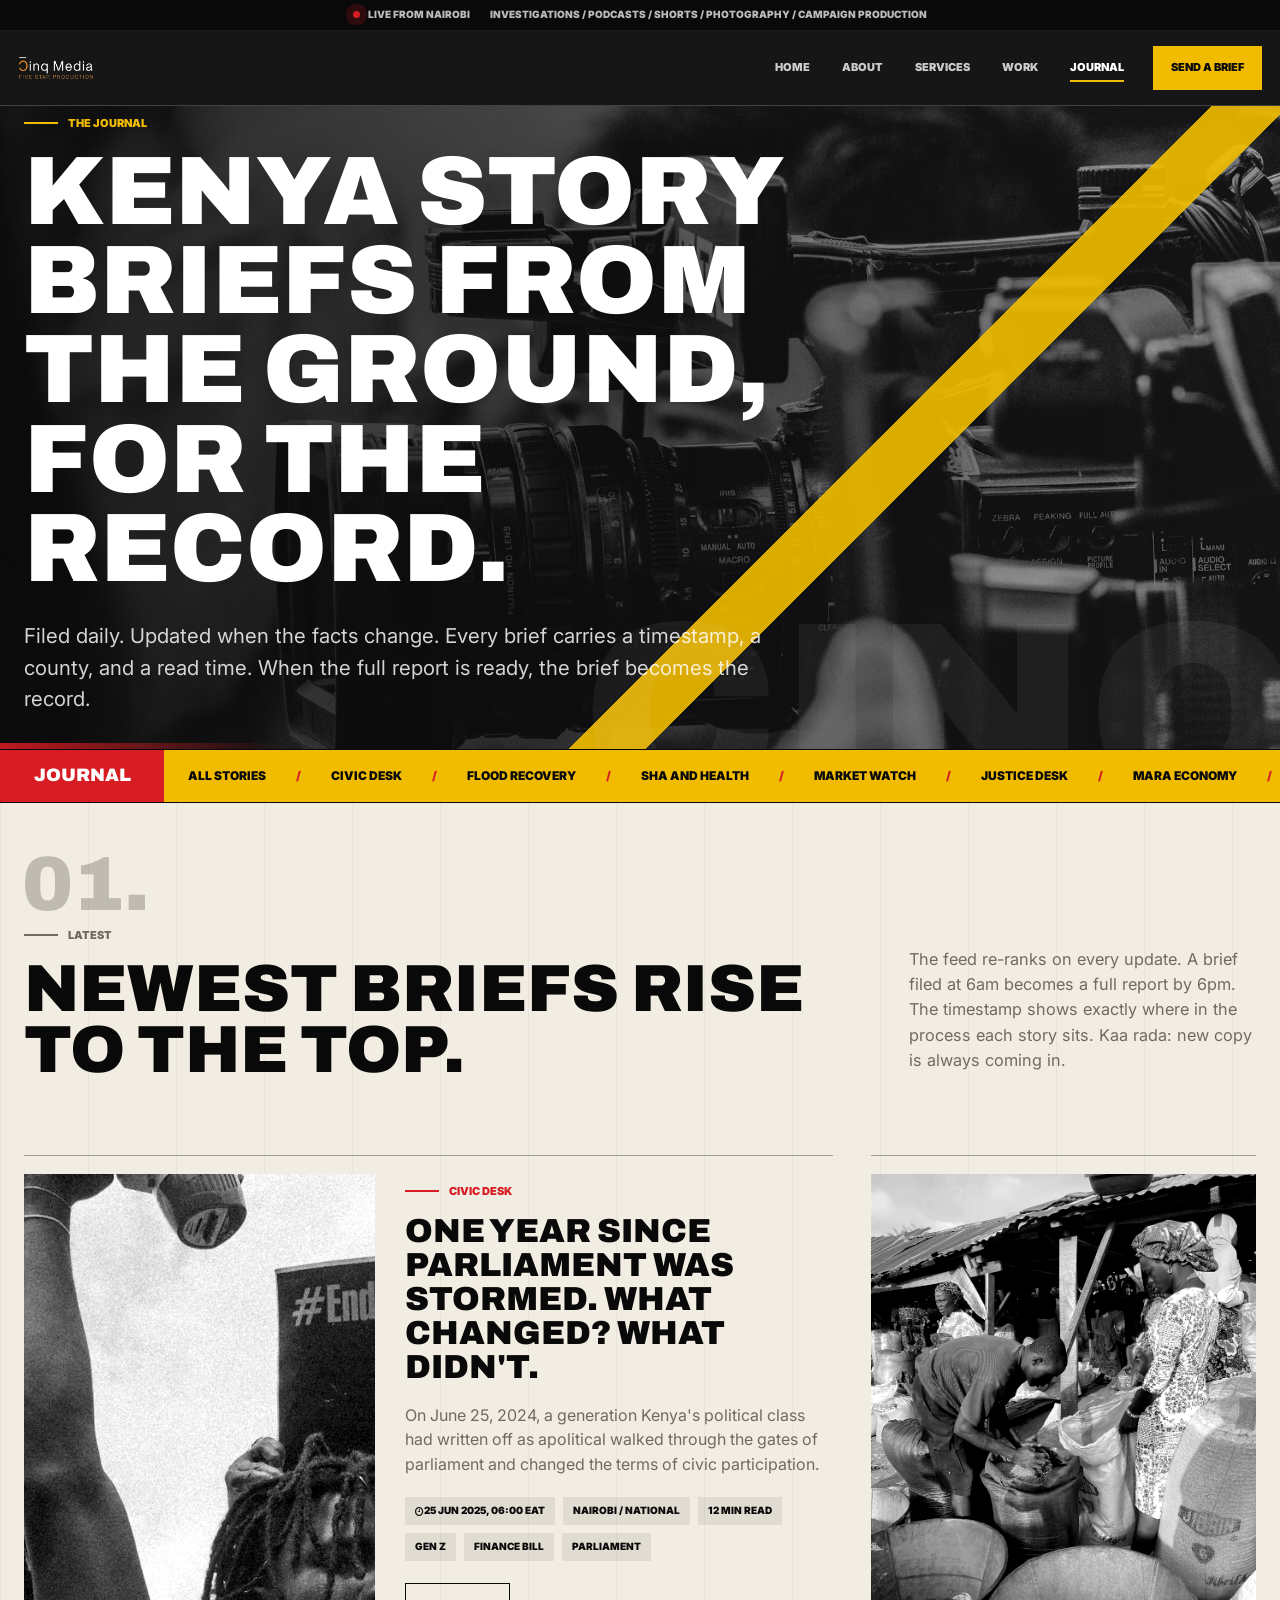
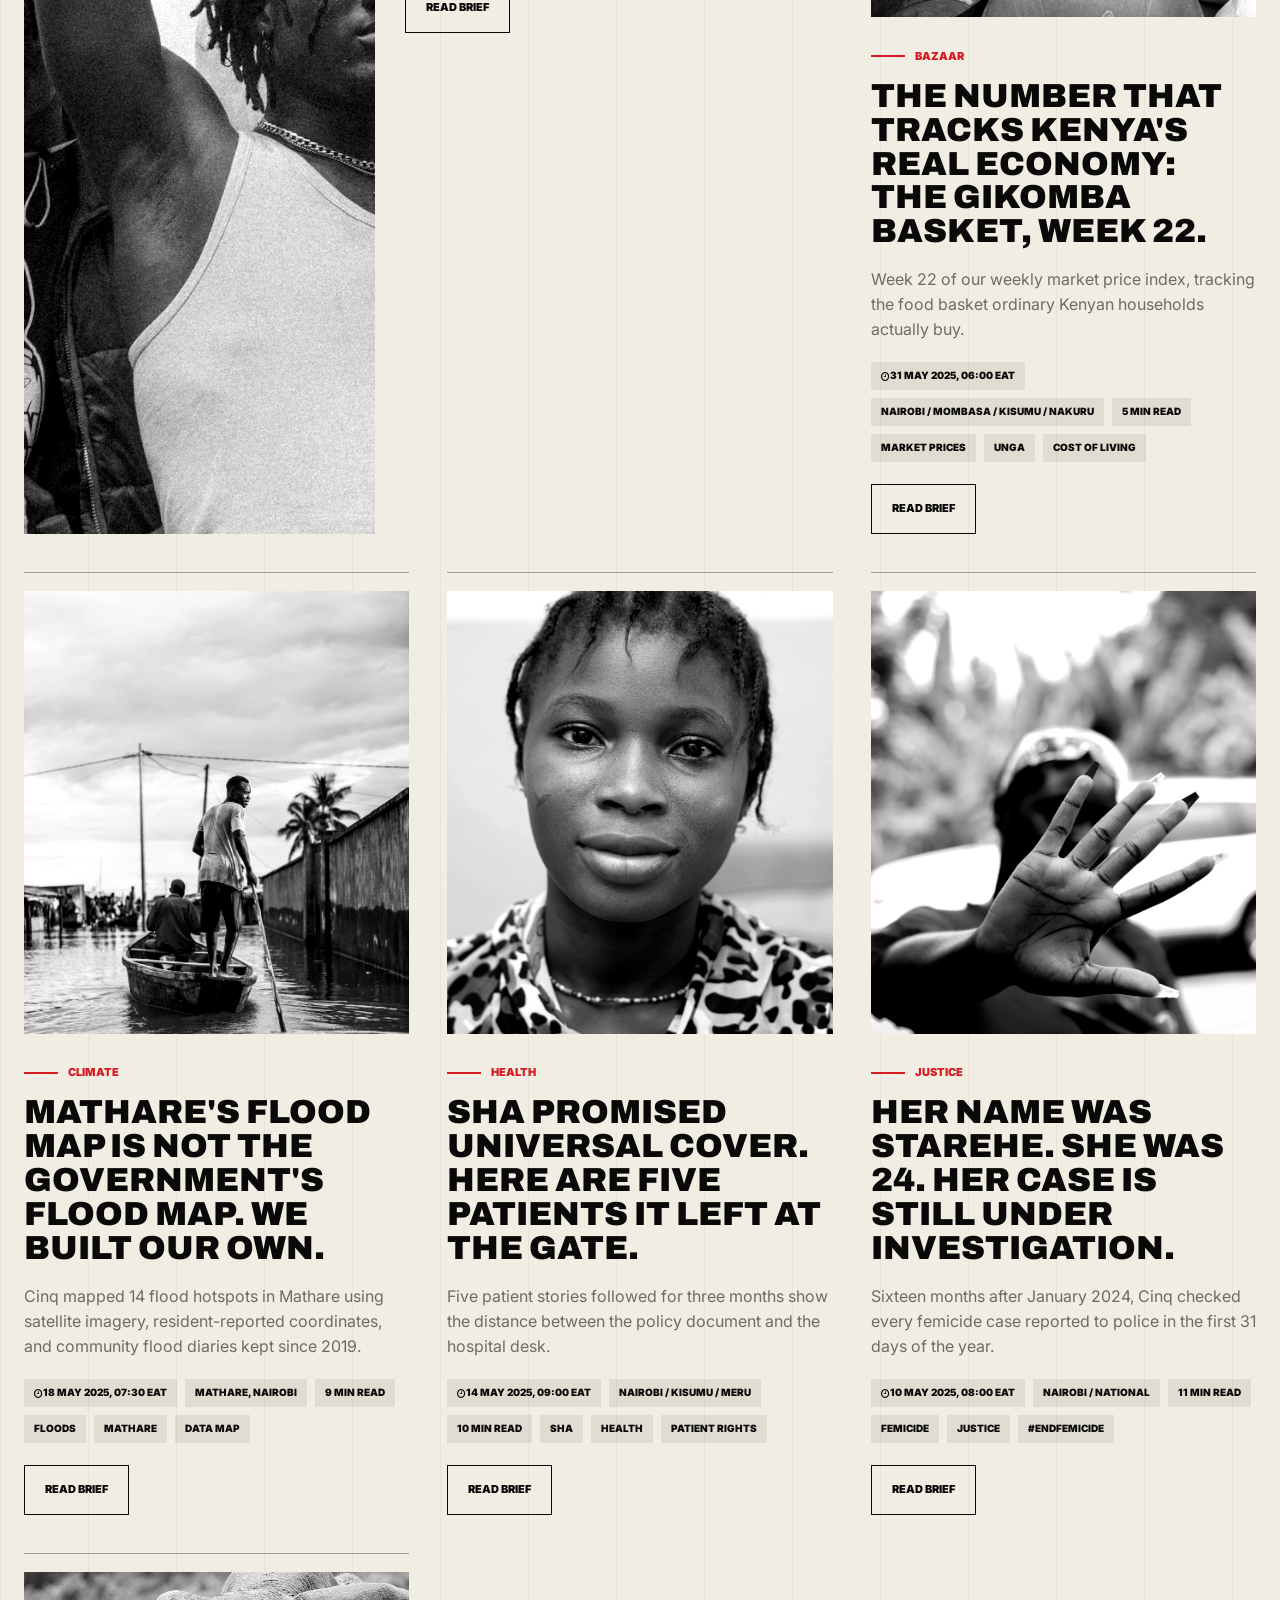
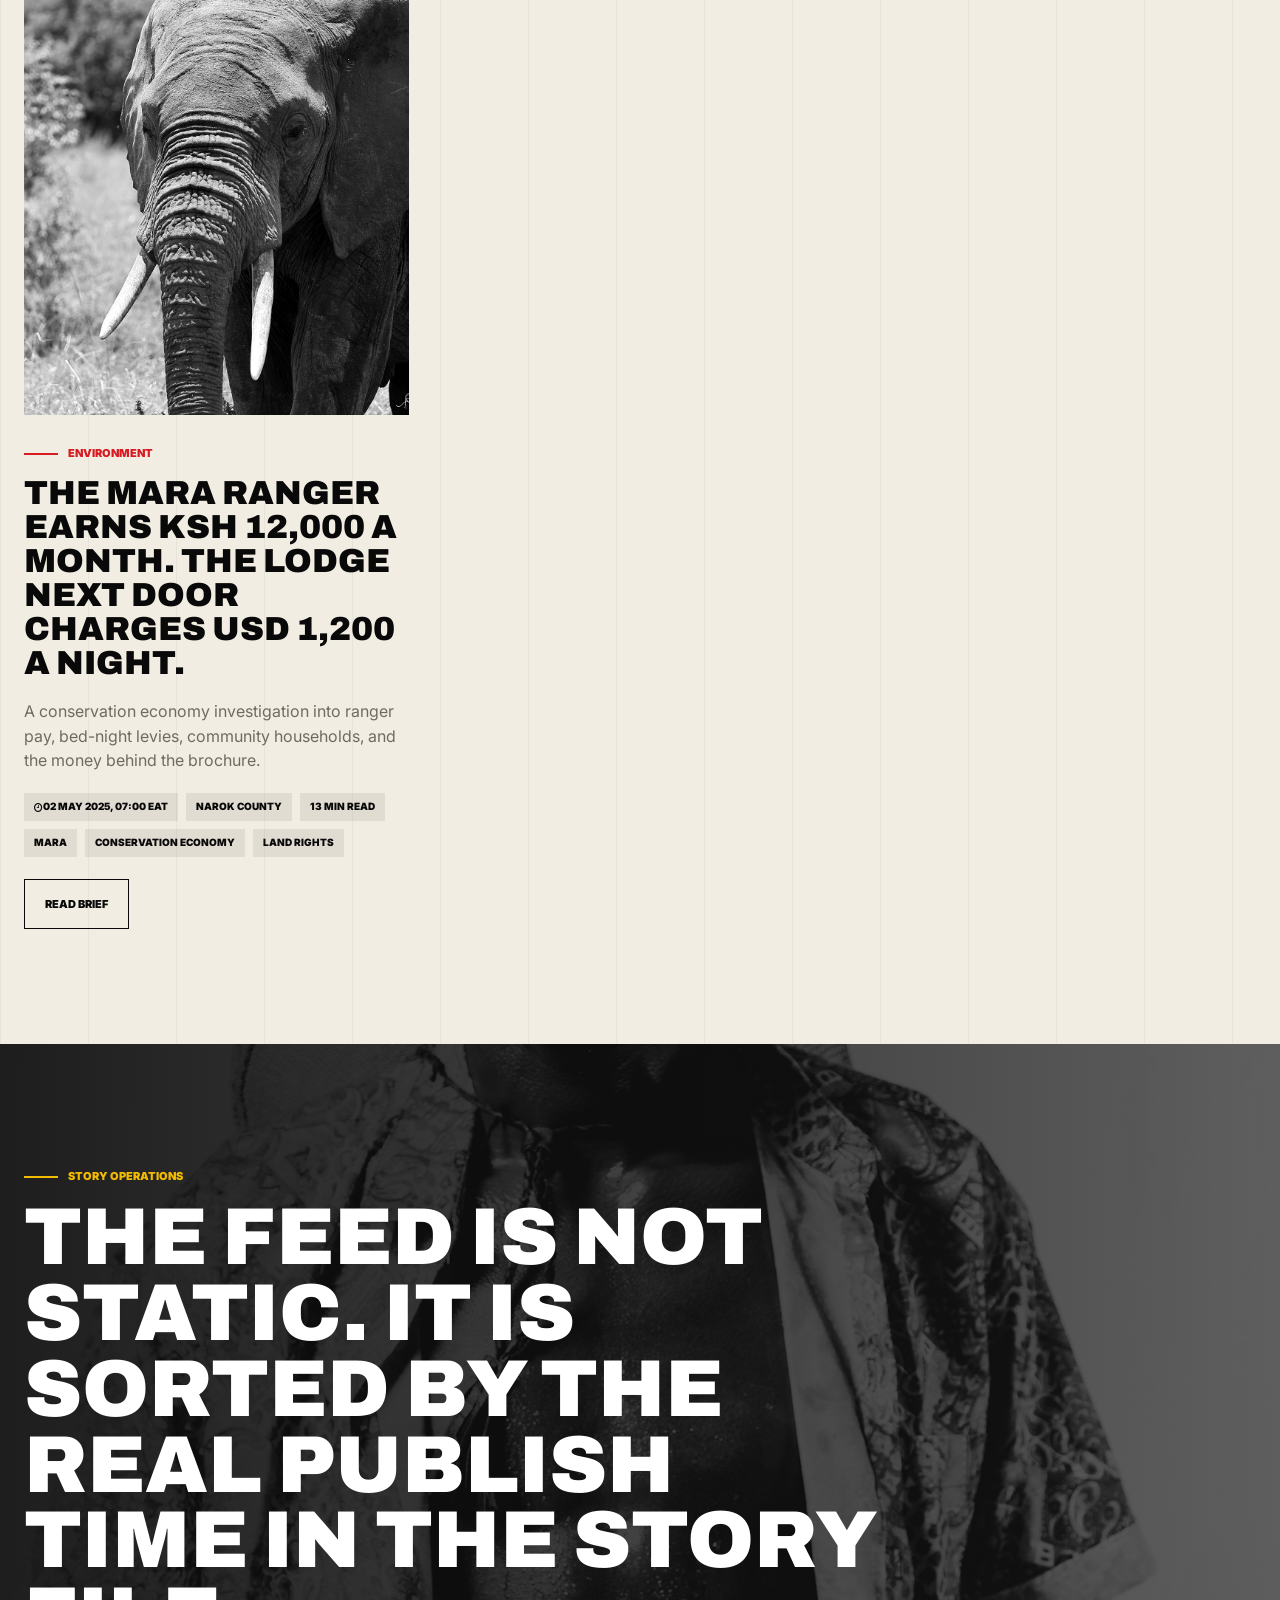
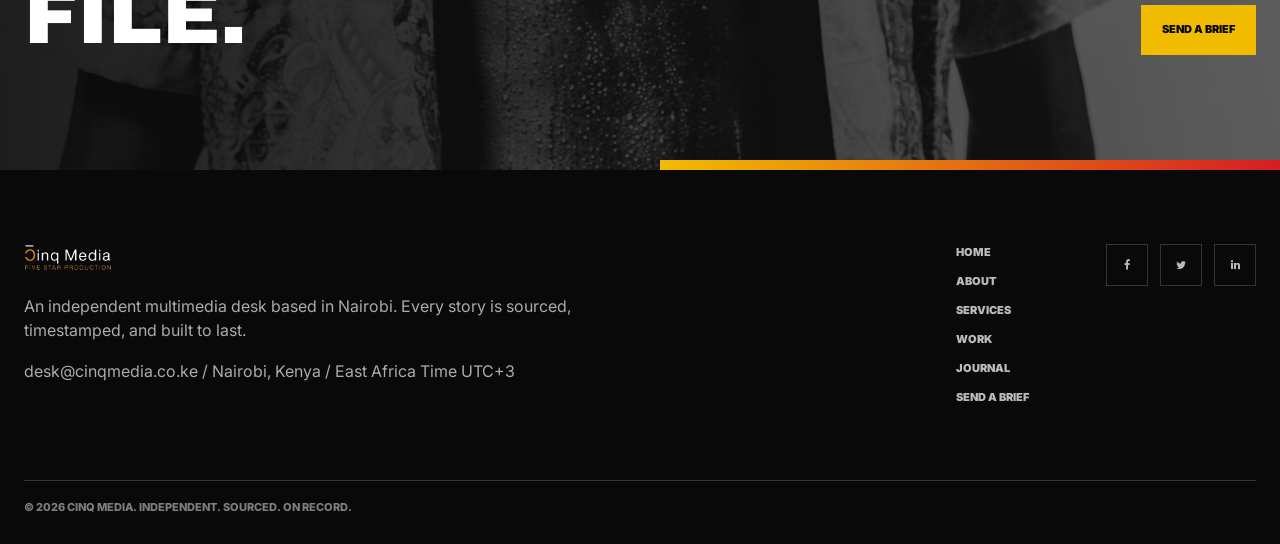
<file: blog.html>
<!doctype html>
<html lang="en">
  <head>
    <meta charset="utf-8" />
    <meta name="viewport" content="width=device-width, initial-scale=1" />
    <title>Journal | Cinq Media</title>
    <meta
      name="description"
      content="The Cinq Media journal: Kenyan story briefs filed daily, timestamped in East Africa Time, and updated when the facts change."
    />
    <link rel="stylesheet" href="css/font-awesome.min.css" />
    <link rel="stylesheet" href="css/cinq-media.css" />
  </head>
  <body>
    <a class="skip-link" href="#main">Skip to content</a>

    <header class="site-header">
      <div class="top-signal">
        <span><i class="live-dot" aria-hidden="true"></i>Live from Nairobi</span>
        <span>Investigations / Podcasts / Shorts / Photography / Campaign production</span>
      </div>
      <div class="nav-frame">
        <a class="brand" href="index.html" aria-label="Cinq Media home">
          <img src="images/cinqlogo-light.png" alt="Cinq Media" />
        </a>
        <button class="nav-toggle" type="button" aria-controls="primary-nav" aria-expanded="false" data-nav-toggle>
          <i class="fa fa-bars" aria-hidden="true"></i>
          <span class="sr-only">Open menu</span>
        </button>
        <nav class="site-nav" id="primary-nav" data-site-nav aria-label="Primary">
          <a href="index.html">Home</a>
          <a href="about.html">About</a>
          <a href="services.html">Services</a>
          <a href="portfolio-1.html">Work</a>
          <a href="blog.html" aria-current="page">Journal</a>
          <a class="nav-cta" href="contact.html">Send a brief</a>
        </nav>
      </div>
    </header>

    <main class="page-main" id="main">
      <section class="page-hero">
        <div class="shell">
          <div class="page-hero-copy glass-panel">
            <p class="eyebrow">The Journal</p>
            <h1 class="page-title">Kenya story briefs from the ground, for the record.</h1>
            <p class="lede">
              Filed daily. Updated when the facts change. Every brief carries a
              timestamp, a county, and a read time. When the full report is ready,
              the brief becomes the record.
            </p>
          </div>
        </div>
      </section>

      <section class="ticker" aria-label="Cinq Media journal ticker">
        <div class="ticker-label">Journal</div>
        <div class="ticker-track">
          <span>All stories</span>
          <span>Civic desk</span>
          <span>Flood recovery</span>
          <span>SHA and health</span>
          <span>Market watch</span>
          <span>Justice desk</span>
          <span>Mara economy</span>
        </div>
      </section>

      <section class="section">
        <div class="shell">
          <div class="section-head">
            <div>
              <p class="eyebrow">Latest</p>
              <h2 class="section-title">Newest briefs rise to the top.</h2>
            </div>
            <p>
              The feed re-ranks on every update. A brief filed at 6am becomes a
              full report by 6pm. The timestamp shows exactly where in the
              process each story sits. Kaa rada: new copy is always coming in.
            </p>
          </div>

          <div class="article-grid" data-story-feed>
            <article class="article-card featured">
              <img src="images/protest-public-voice-bw.jpg" alt="Young demonstrators raising a megaphone and placard" />
              <div>
                <span class="tag">Civic Desk</span>
                <h3>One year since parliament was stormed. What changed? What didn't.</h3>
                <p>On June 25, 2024, a generation Kenya's political class had written off as apolitical changed the terms of what civic participation could look like.</p>
                <div class="article-meta"><span><i class="fa fa-clock-o" aria-hidden="true"></i> 25 Jun 2025, 06:00</span><span>Nairobi / National</span><span>12 min read</span></div>
                <a class="button button-primary" href="blog-single.html?story=parliament-anniversary">Read brief</a>
              </div>
            </article>
          </div>
        </div>
      </section>

      <section class="media-band">
        <div class="shell media-band-inner">
          <div class="broadcast-card glass-panel">
            <p class="eyebrow">Story Operations</p>
            <h2>The feed is not static. It is sorted by the real publish time in the story file.</h2>
          </div>
          <a class="button button-gold" href="contact.html">Send a brief</a>
        </div>
      </section>
    </main>

    <footer class="site-footer">
      <div class="shell footer-grid">
        <div>
          <a class="footer-brand" href="index.html">
            <img src="images/cinqlogo-light.png" alt="Cinq Media" />
          </a>
          <p>An independent multimedia desk based in Nairobi. Every story is sourced, timestamped, and built to last.</p>
          <p><a href="mailto:desk@cinqmedia.co.ke">desk@cinqmedia.co.ke</a> / Nairobi, Kenya / East Africa Time UTC+3</p>
        </div>
        <nav class="footer-nav" aria-label="Footer">
          <a href="index.html">Home</a>
          <a href="about.html">About</a>
          <a href="services.html">Services</a>
          <a href="portfolio-1.html">Work</a>
          <a href="blog.html">Journal</a>
          <a href="contact.html">Send a Brief</a>
        </nav>
        <div class="social-links" aria-label="Social links">
          <a href="#." aria-label="Facebook"><i class="fa fa-facebook" aria-hidden="true"></i></a>
          <a href="#." aria-label="Twitter"><i class="fa fa-twitter" aria-hidden="true"></i></a>
          <a href="#." aria-label="LinkedIn"><i class="fa fa-linkedin" aria-hidden="true"></i></a>
        </div>
      </div>
      <div class="copyright">&copy; 2026 Cinq Media. Independent. Sourced. On record.</div>
    </footer>

    <script src="js/cinq-media.js" defer></script>
  </body>
</html>
</file>
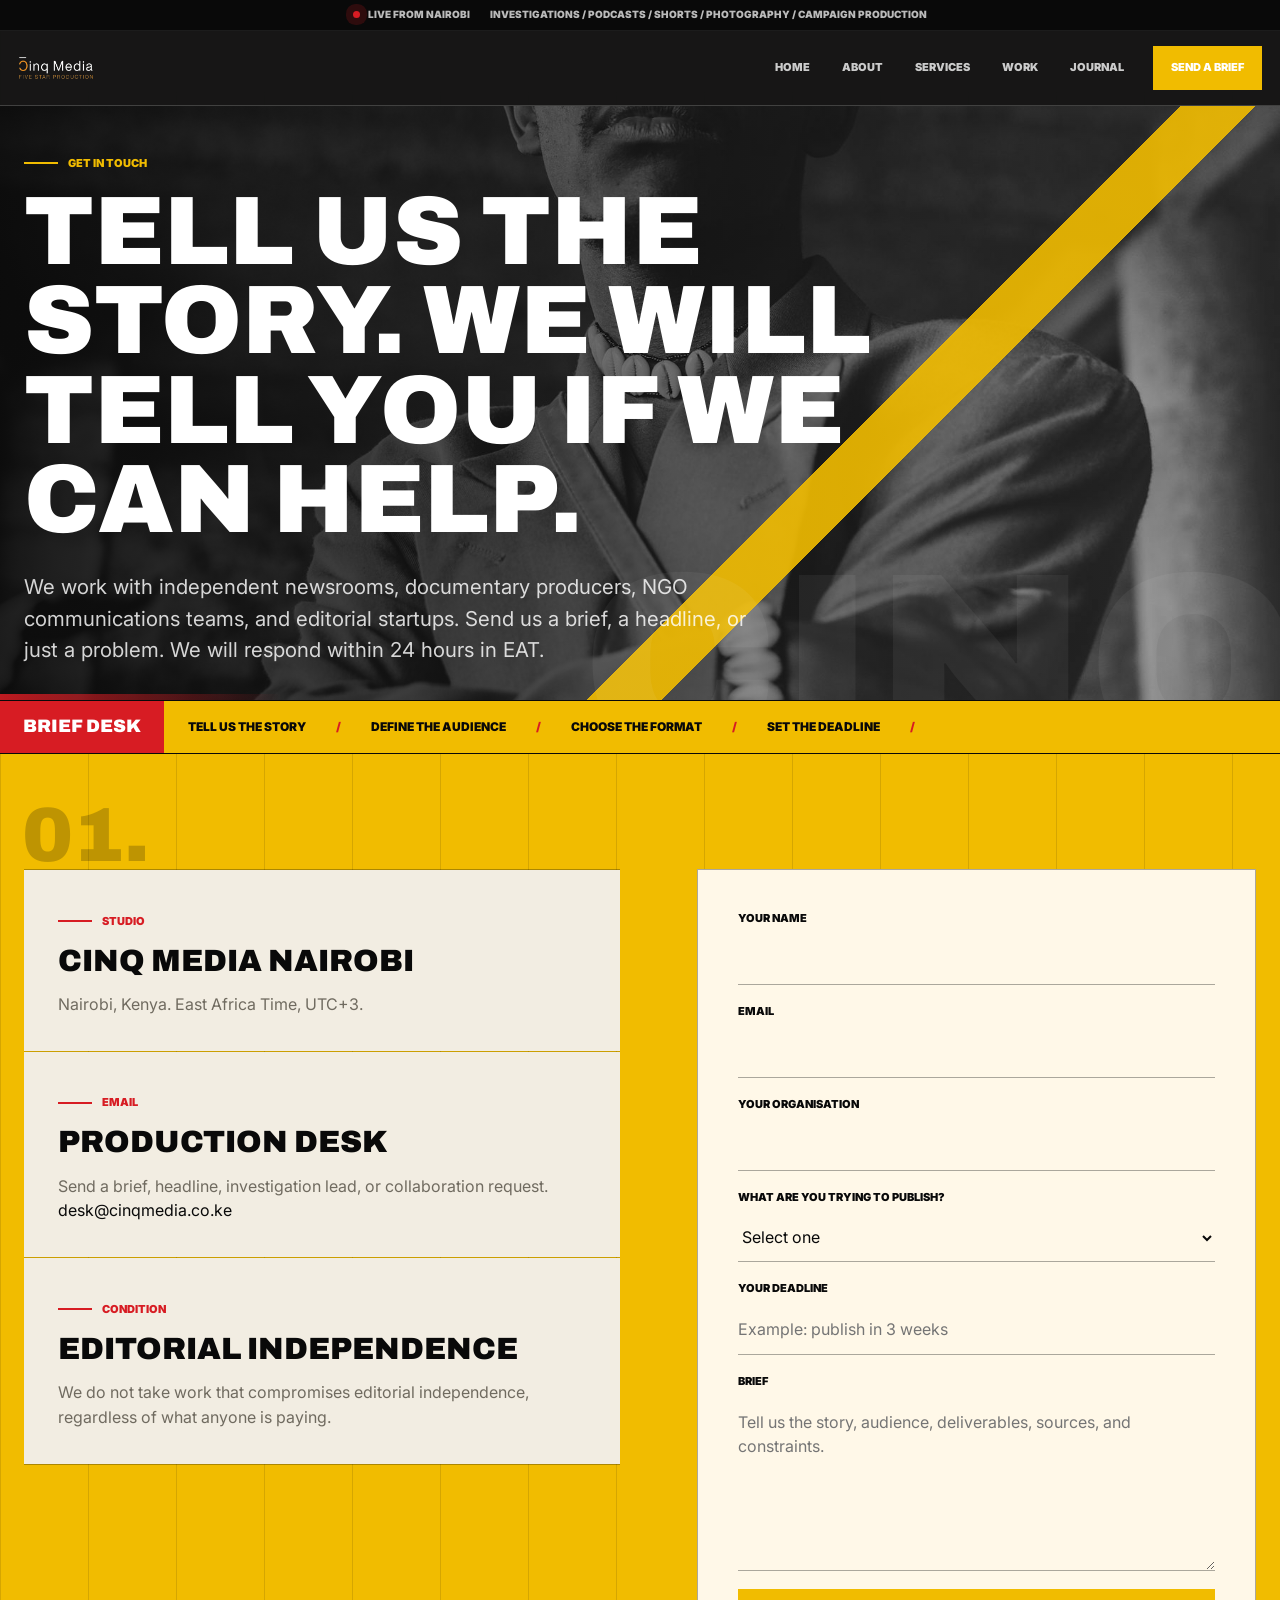
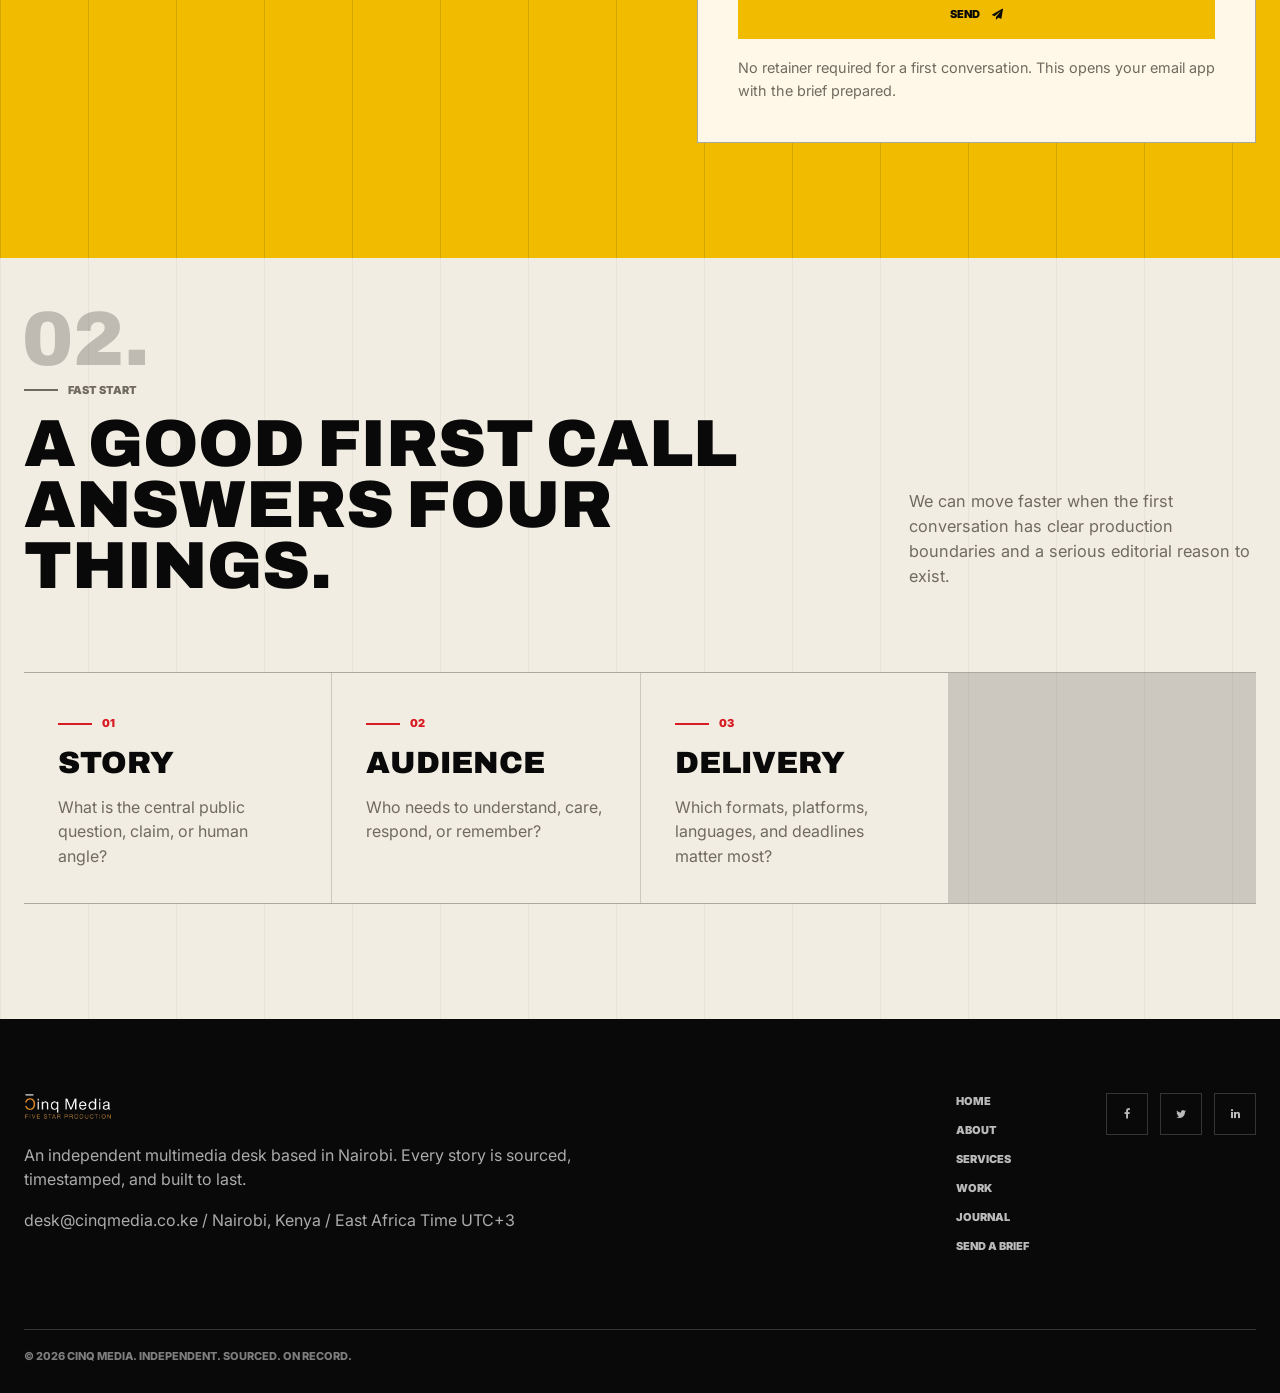
<file: contact.html>
<!doctype html>
<html lang="en">
  <head>
    <meta charset="utf-8" />
    <meta name="viewport" content="width=device-width, initial-scale=1" />
    <title>Contact | Cinq Media</title>
    <meta
      name="description"
      content="Contact Cinq Media in Nairobi to brief a public-interest story, documentary package, investigation, or editorial production."
    />
    <link rel="stylesheet" href="css/font-awesome.min.css" />
    <link rel="stylesheet" href="css/cinq-media.css" />
  </head>
  <body>
    <a class="skip-link" href="#main">Skip to content</a>

    <header class="site-header">
      <div class="top-signal">
        <span><i class="live-dot" aria-hidden="true"></i>Live from Nairobi</span>
        <span>Investigations / Podcasts / Shorts / Photography / Campaign production</span>
      </div>
      <div class="nav-frame">
        <a class="brand" href="index.html" aria-label="Cinq Media home">
          <img src="images/cinqlogo-light.png" alt="Cinq Media" />
        </a>
        <button class="nav-toggle" type="button" aria-controls="primary-nav" aria-expanded="false" data-nav-toggle>
          <i class="fa fa-bars" aria-hidden="true"></i>
          <span class="sr-only">Open menu</span>
        </button>
        <nav class="site-nav" id="primary-nav" data-site-nav aria-label="Primary">
          <a href="index.html">Home</a>
          <a href="about.html">About</a>
          <a href="services.html">Services</a>
          <a href="portfolio-1.html">Work</a>
          <a href="blog.html">Journal</a>
          <a class="nav-cta" href="contact.html" aria-current="page">Send a brief</a>
        </nav>
      </div>
    </header>

    <main class="page-main" id="main">
      <section class="page-hero hero-contact">
        <div class="shell">
          <div class="page-hero-copy glass-panel">
            <p class="eyebrow">Get In Touch</p>
            <h1 class="page-title">Tell us the story. We will tell you if we can help.</h1>
            <p class="lede">
              We work with independent newsrooms, documentary producers, NGO
              communications teams, and editorial startups. Send us a brief, a
              headline, or just a problem. We will respond within 24 hours in EAT.
            </p>
          </div>
        </div>
      </section>

      <section class="ticker" aria-label="Cinq Media contact ticker">
        <div class="ticker-label">Brief Desk</div>
        <div class="ticker-track">
          <span>Tell us the story</span>
          <span>Define the audience</span>
          <span>Choose the format</span>
          <span>Set the deadline</span>
        </div>
      </section>

      <section class="section blueprint">
        <div class="shell contact-grid">
          <div class="contact-stack">
            <div class="contact-card">
              <span class="tag">Studio</span>
              <h3>Cinq Media Nairobi</h3>
              <p>Nairobi, Kenya. East Africa Time, UTC+3.</p>
            </div>
            <div class="contact-card">
              <span class="tag">Email</span>
              <h3>Production desk</h3>
              <p>Send a brief, headline, investigation lead, or collaboration request.</p>
              <a href="mailto:desk@cinqmedia.co.ke">desk@cinqmedia.co.ke</a>
            </div>
            <div class="contact-card">
              <span class="tag">Condition</span>
              <h3>Editorial independence</h3>
              <p>We do not take work that compromises editorial independence, regardless of what anyone is paying.</p>
            </div>
          </div>

          <form class="brief-form glass-panel" data-brief-form>
            <label>
              <span>Your name</span>
              <input name="name" type="text" autocomplete="name" required />
            </label>
            <label>
              <span>Email</span>
              <input name="email" type="email" autocomplete="email" required />
            </label>
            <label>
              <span>Your organisation</span>
              <input name="organisation" type="text" autocomplete="organization" />
            </label>
            <label>
              <span>What are you trying to publish?</span>
              <select name="type" required>
                <option value="">Select one</option>
                <option>Civic investigation</option>
                <option>Climate field package</option>
                <option>Health system explainer</option>
                <option>Market tracker</option>
                <option>Justice reporting</option>
                <option>Visual essay</option>
                <option>Podcast / audio story</option>
              </select>
            </label>
            <label>
              <span>Your deadline</span>
              <input name="timeline" type="text" placeholder="Example: publish in 3 weeks" />
            </label>
            <label>
              <span>Brief</span>
              <textarea
                name="message"
                rows="6"
                placeholder="Tell us the story, audience, deliverables, sources, and constraints."
                required
              ></textarea>
            </label>
            <button class="button button-gold" type="submit">
              <span>Send</span>
              <i class="fa fa-paper-plane" aria-hidden="true"></i>
            </button>
            <p class="form-note" data-form-note>No retainer required for a first conversation. This opens your email app with the brief prepared.</p>
          </form>
        </div>
      </section>

      <section class="section">
        <div class="shell">
          <div class="section-head">
            <div>
              <p class="eyebrow">Fast Start</p>
              <h2 class="section-title">A good first call answers four things.</h2>
            </div>
            <p>
              We can move faster when the first conversation has clear production
              boundaries and a serious editorial reason to exist.
            </p>
          </div>
          <div class="process-grid">
            <article class="process-card">
              <span class="tag">01</span>
              <h3>Story</h3>
              <p>What is the central public question, claim, or human angle?</p>
            </article>
            <article class="process-card">
              <span class="tag">02</span>
              <h3>Audience</h3>
              <p>Who needs to understand, care, respond, or remember?</p>
            </article>
            <article class="process-card">
              <span class="tag">03</span>
              <h3>Delivery</h3>
              <p>Which formats, platforms, languages, and deadlines matter most?</p>
            </article>
          </div>
        </div>
      </section>
    </main>

    <footer class="site-footer">
      <div class="shell footer-grid">
        <div>
          <a class="footer-brand" href="index.html">
            <img src="images/cinqlogo-light.png" alt="Cinq Media" />
          </a>
          <p>An independent multimedia desk based in Nairobi. Every story is sourced, timestamped, and built to last.</p>
          <p><a href="mailto:desk@cinqmedia.co.ke">desk@cinqmedia.co.ke</a> / Nairobi, Kenya / East Africa Time UTC+3</p>
        </div>
        <nav class="footer-nav" aria-label="Footer">
          <a href="index.html">Home</a>
          <a href="about.html">About</a>
          <a href="services.html">Services</a>
          <a href="portfolio-1.html">Work</a>
          <a href="blog.html">Journal</a>
          <a href="contact.html">Send a Brief</a>
        </nav>
        <div class="social-links" aria-label="Social links">
          <a href="#." aria-label="Facebook"><i class="fa fa-facebook" aria-hidden="true"></i></a>
          <a href="#." aria-label="Twitter"><i class="fa fa-twitter" aria-hidden="true"></i></a>
          <a href="#." aria-label="LinkedIn"><i class="fa fa-linkedin" aria-hidden="true"></i></a>
        </div>
      </div>
      <div class="copyright">&copy; 2026 Cinq Media. Independent. Sourced. On record.</div>
    </footer>

    <script src="js/cinq-media.js" defer></script>
  </body>
</html>
</file>
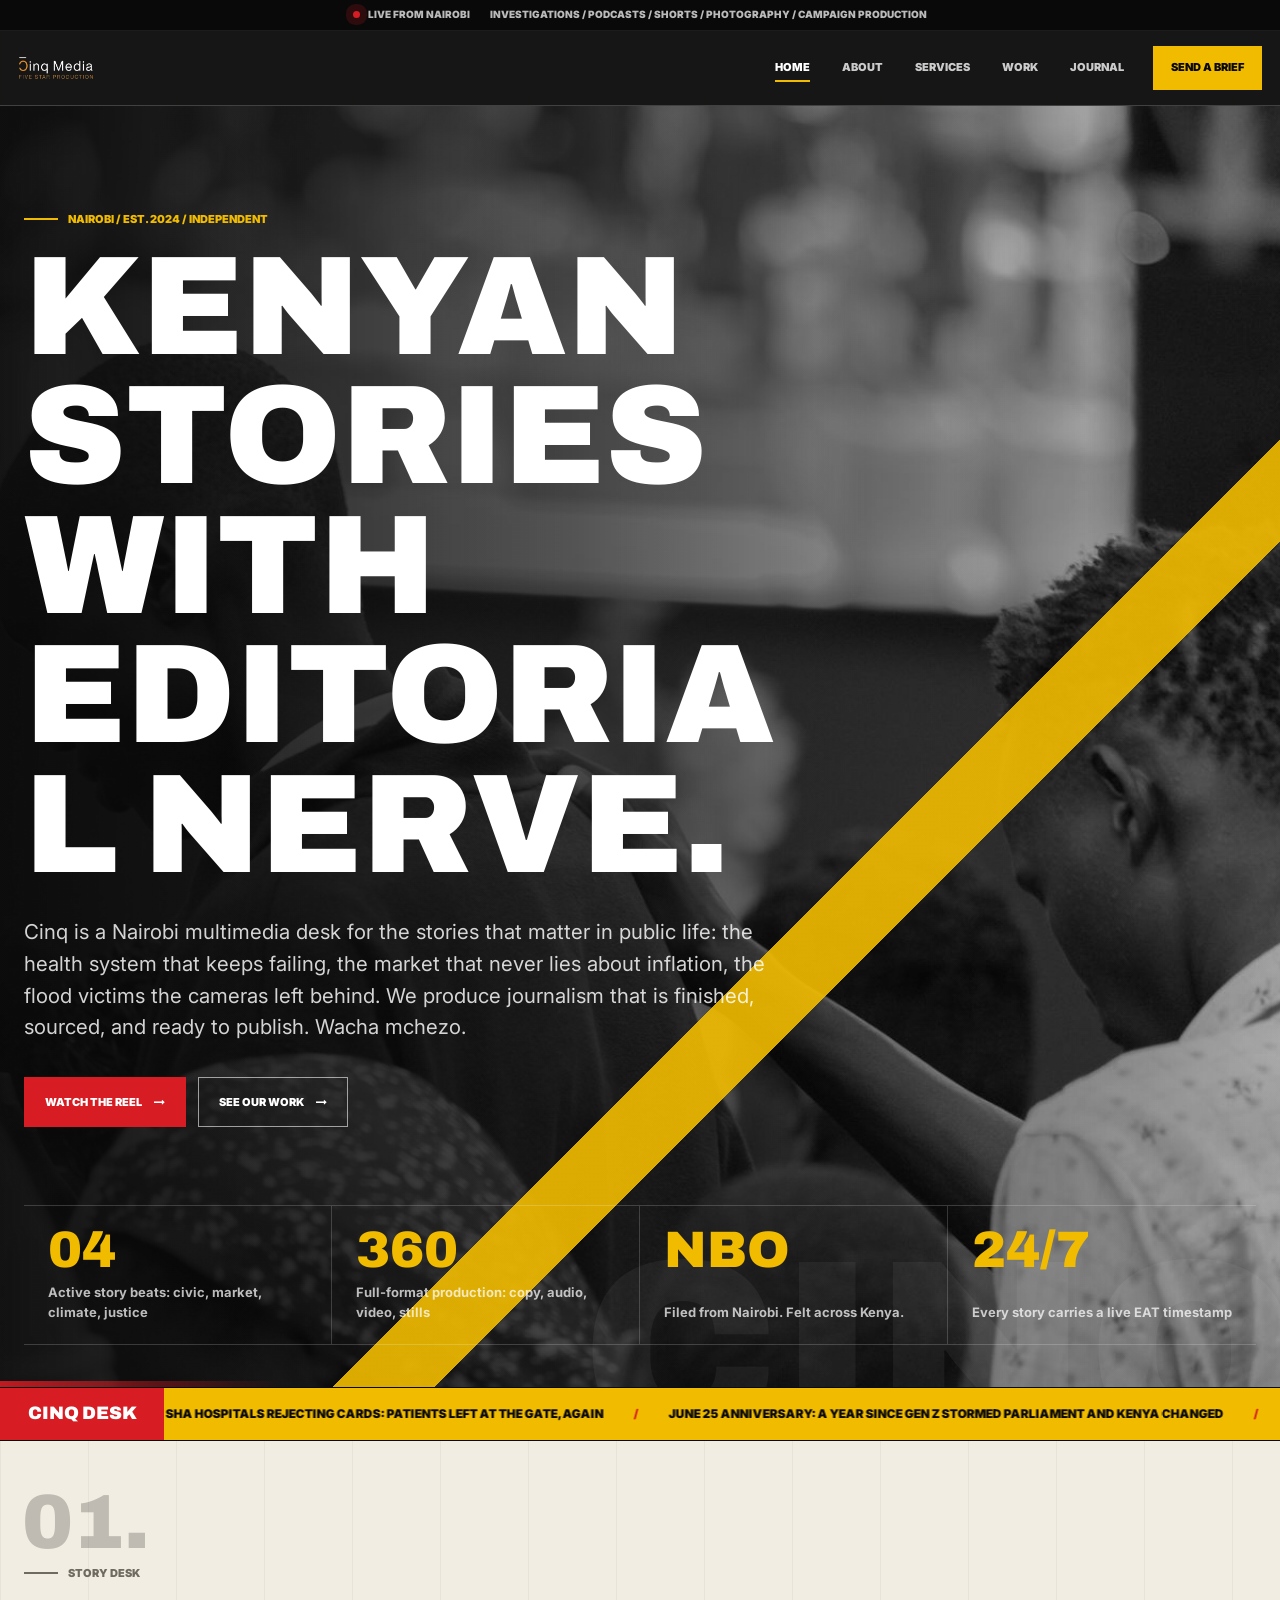
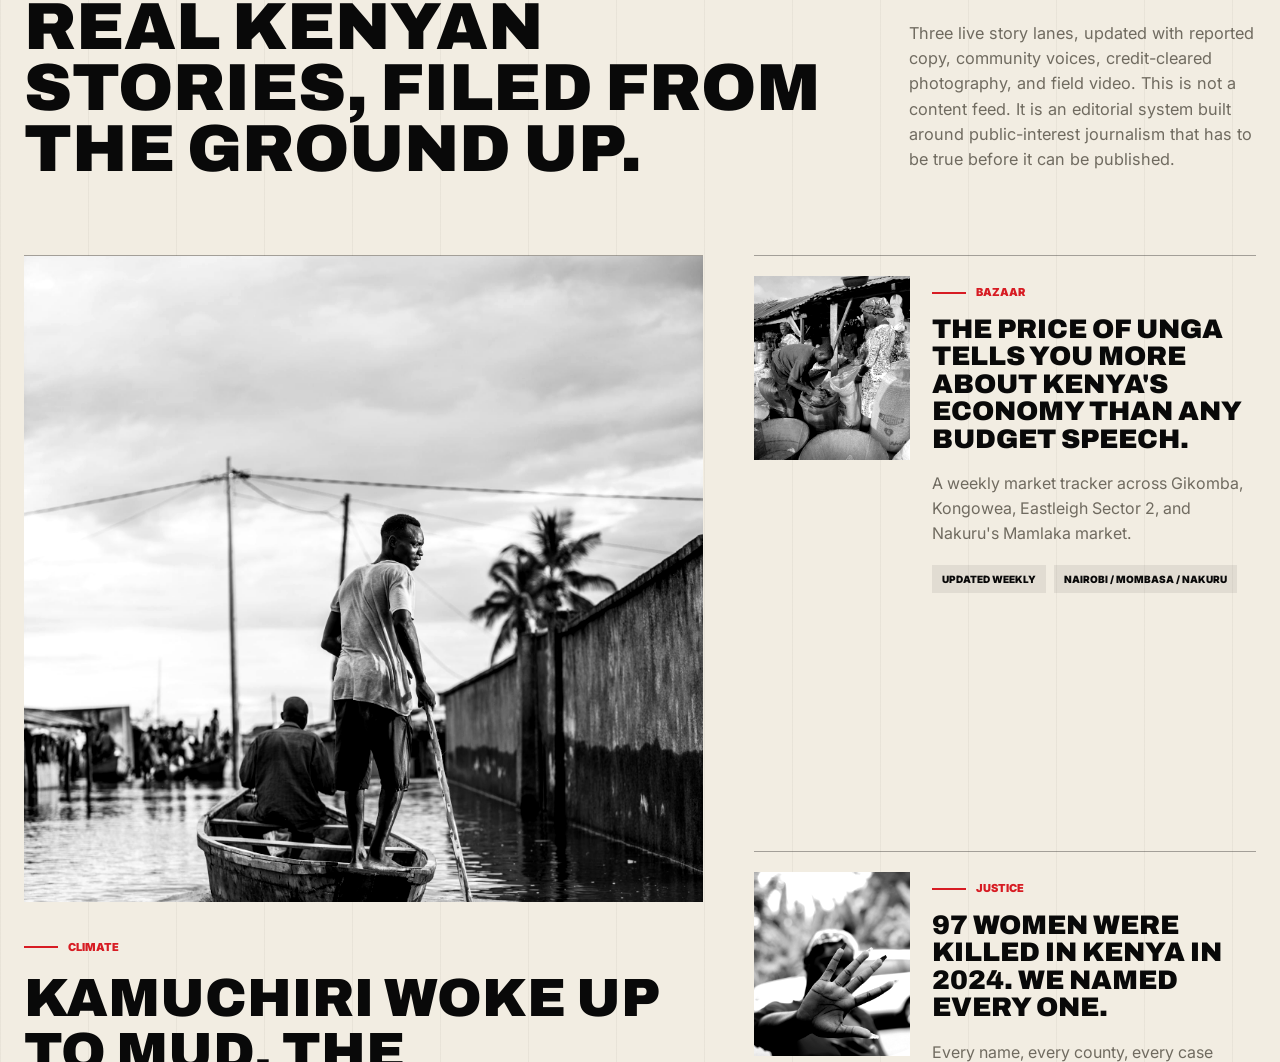
<file: index-2.html>
<!doctype html>
<html lang="en">
  <head>
    <meta charset="utf-8" />
    <meta name="viewport" content="width=device-width, initial-scale=1" />
    <meta http-equiv="refresh" content="0; url=index.html" />
    <title>Redirecting to Cinq Media</title>
    <link rel="stylesheet" href="css/font-awesome.min.css" />
    <link rel="stylesheet" href="css/cinq-media.css" />
  </head>
  <body>
    <main class="redirect-card">
      <div class="glass-panel">
        <p class="eyebrow">Cinq Media</p>
        <h1 class="page-title">Redirecting home.</h1>
        <p class="lede">If the page does not move automatically, open the redesigned homepage.</p>
        <a class="button button-gold" href="index.html">Open homepage</a>
      </div>
    </main>
  </body>
</html>
</file>
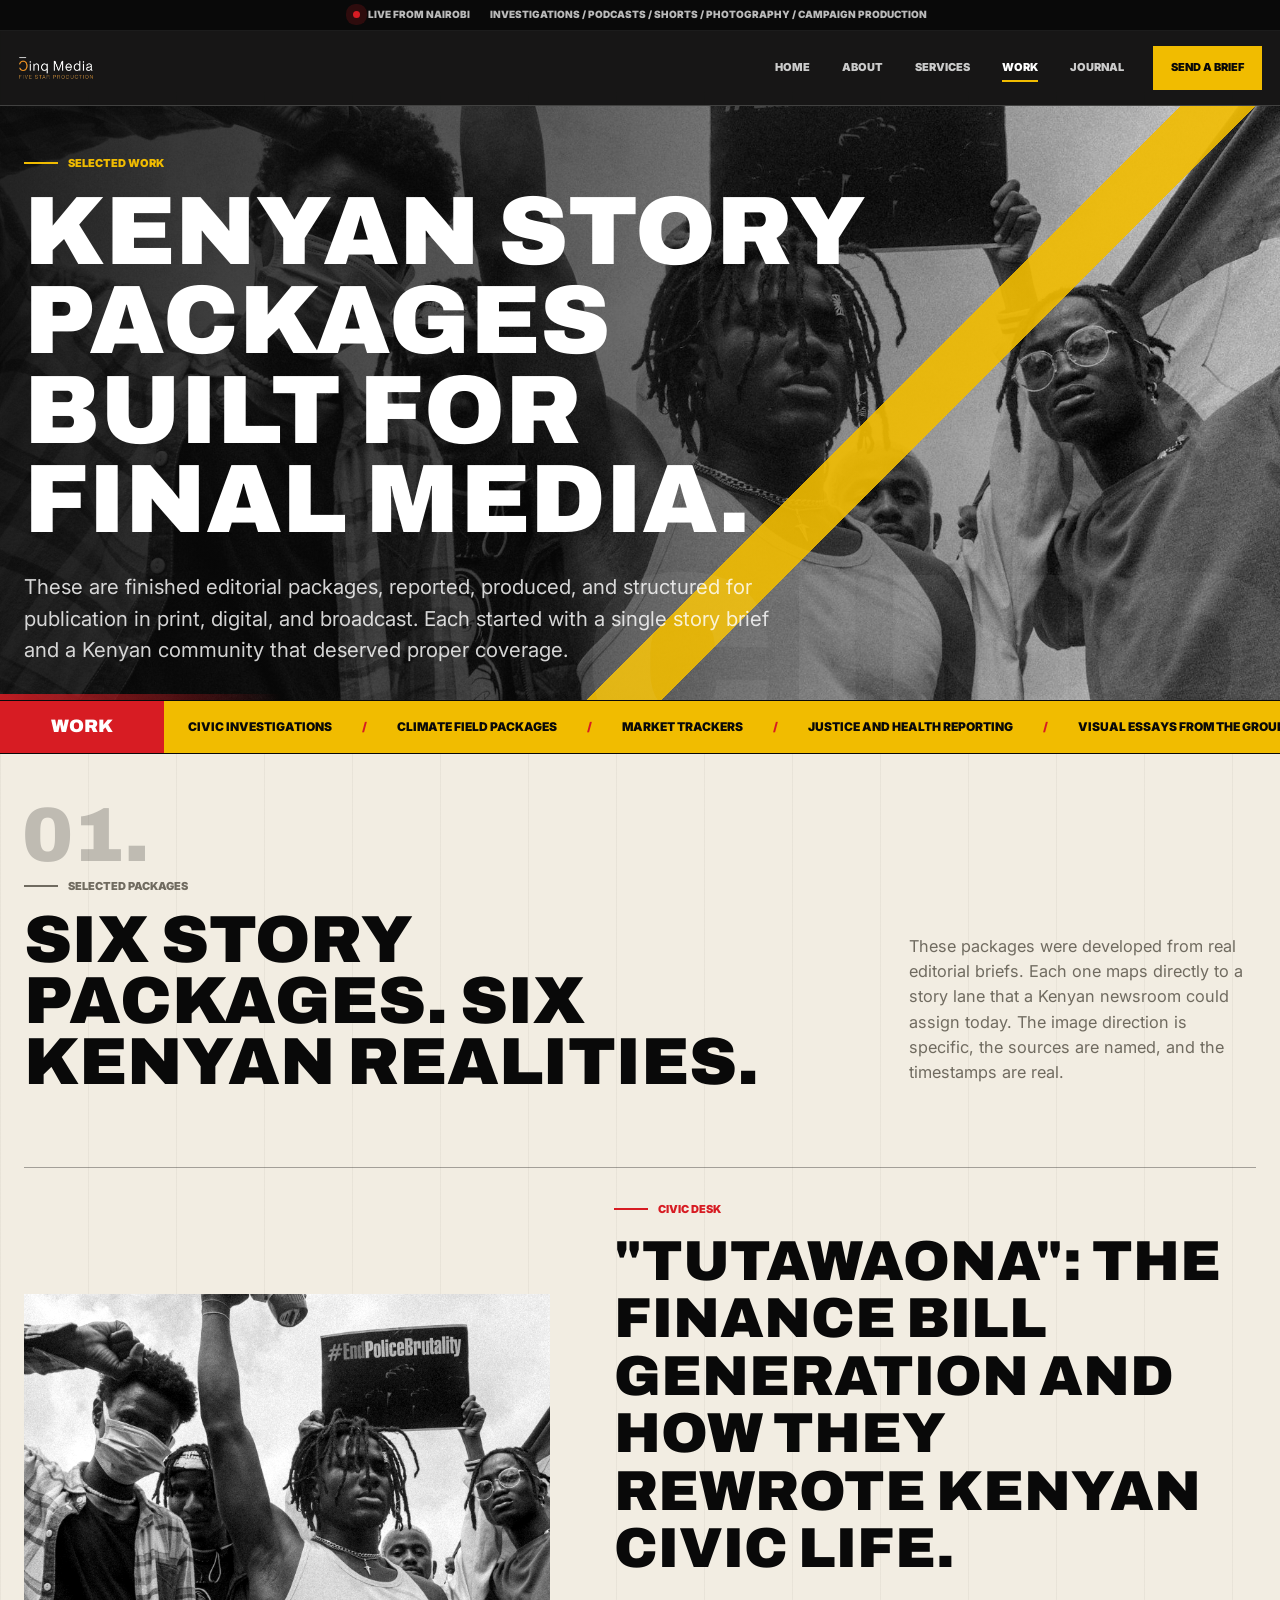
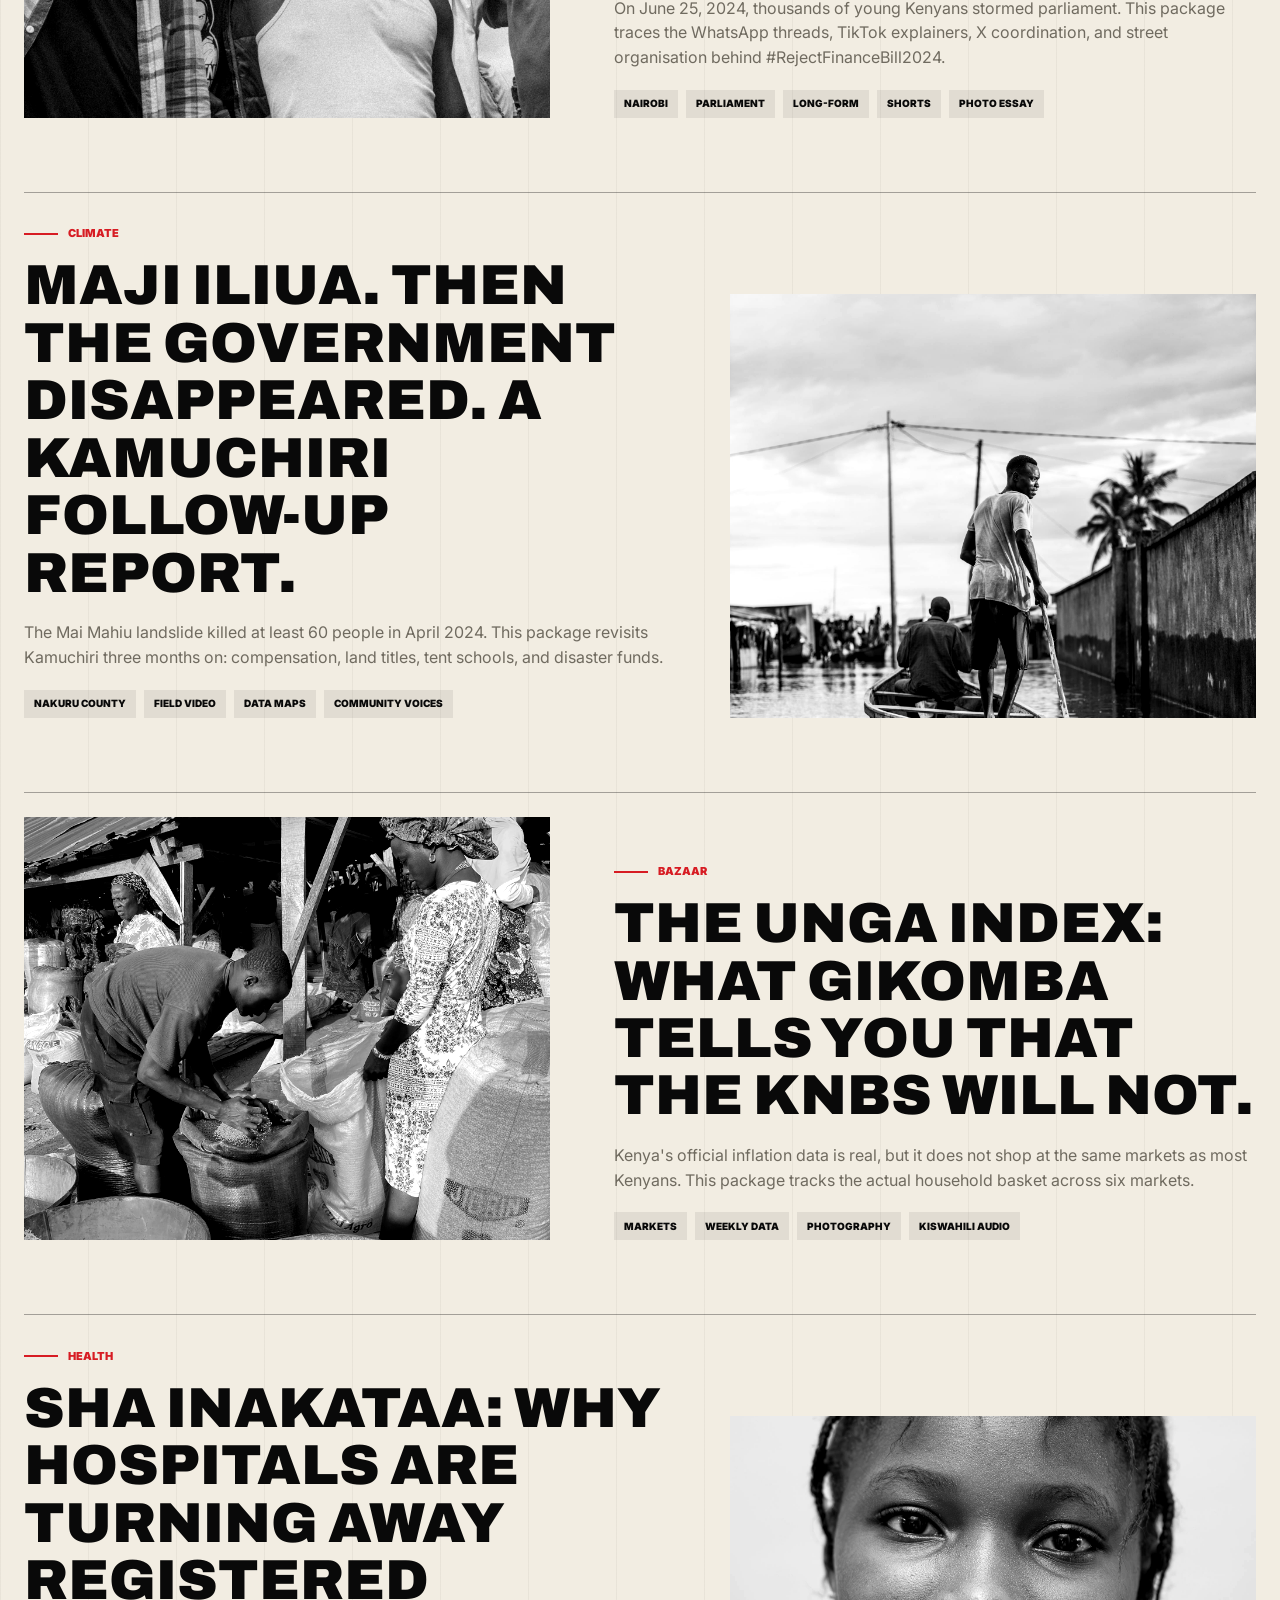
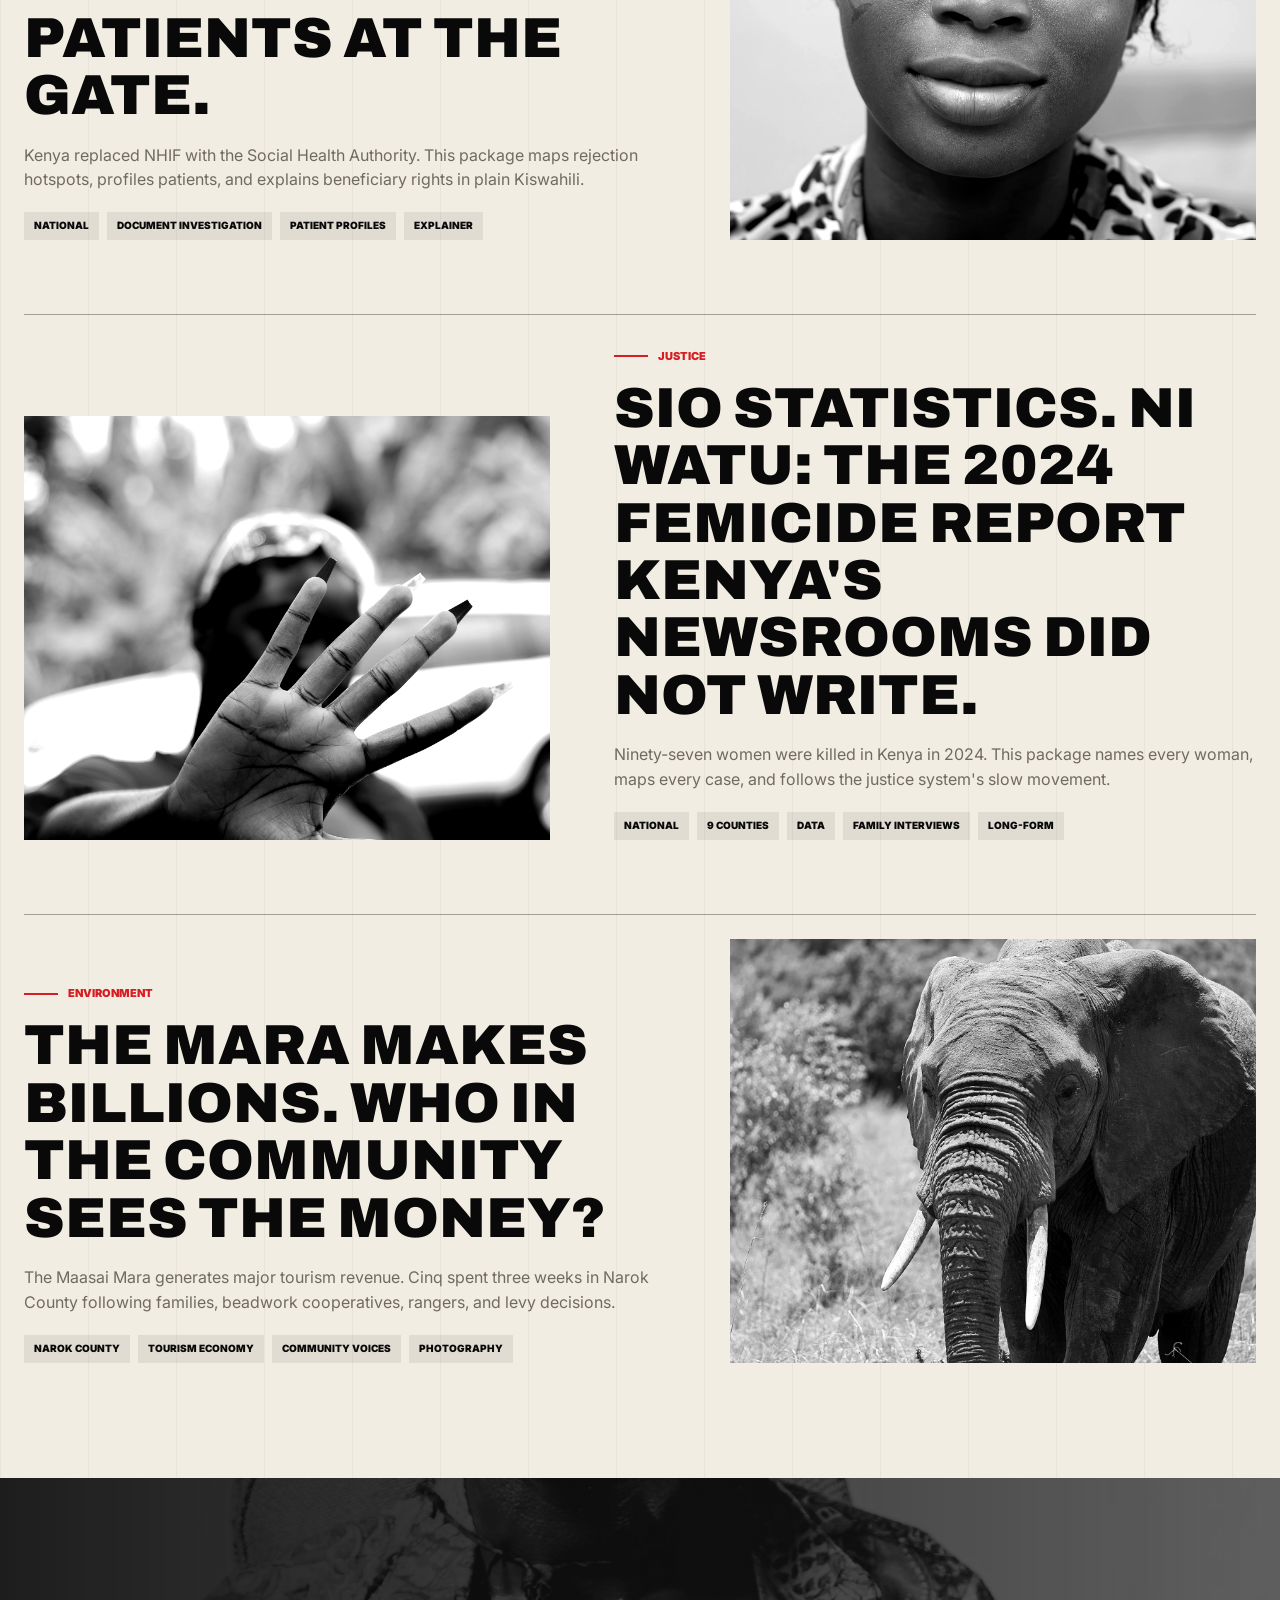
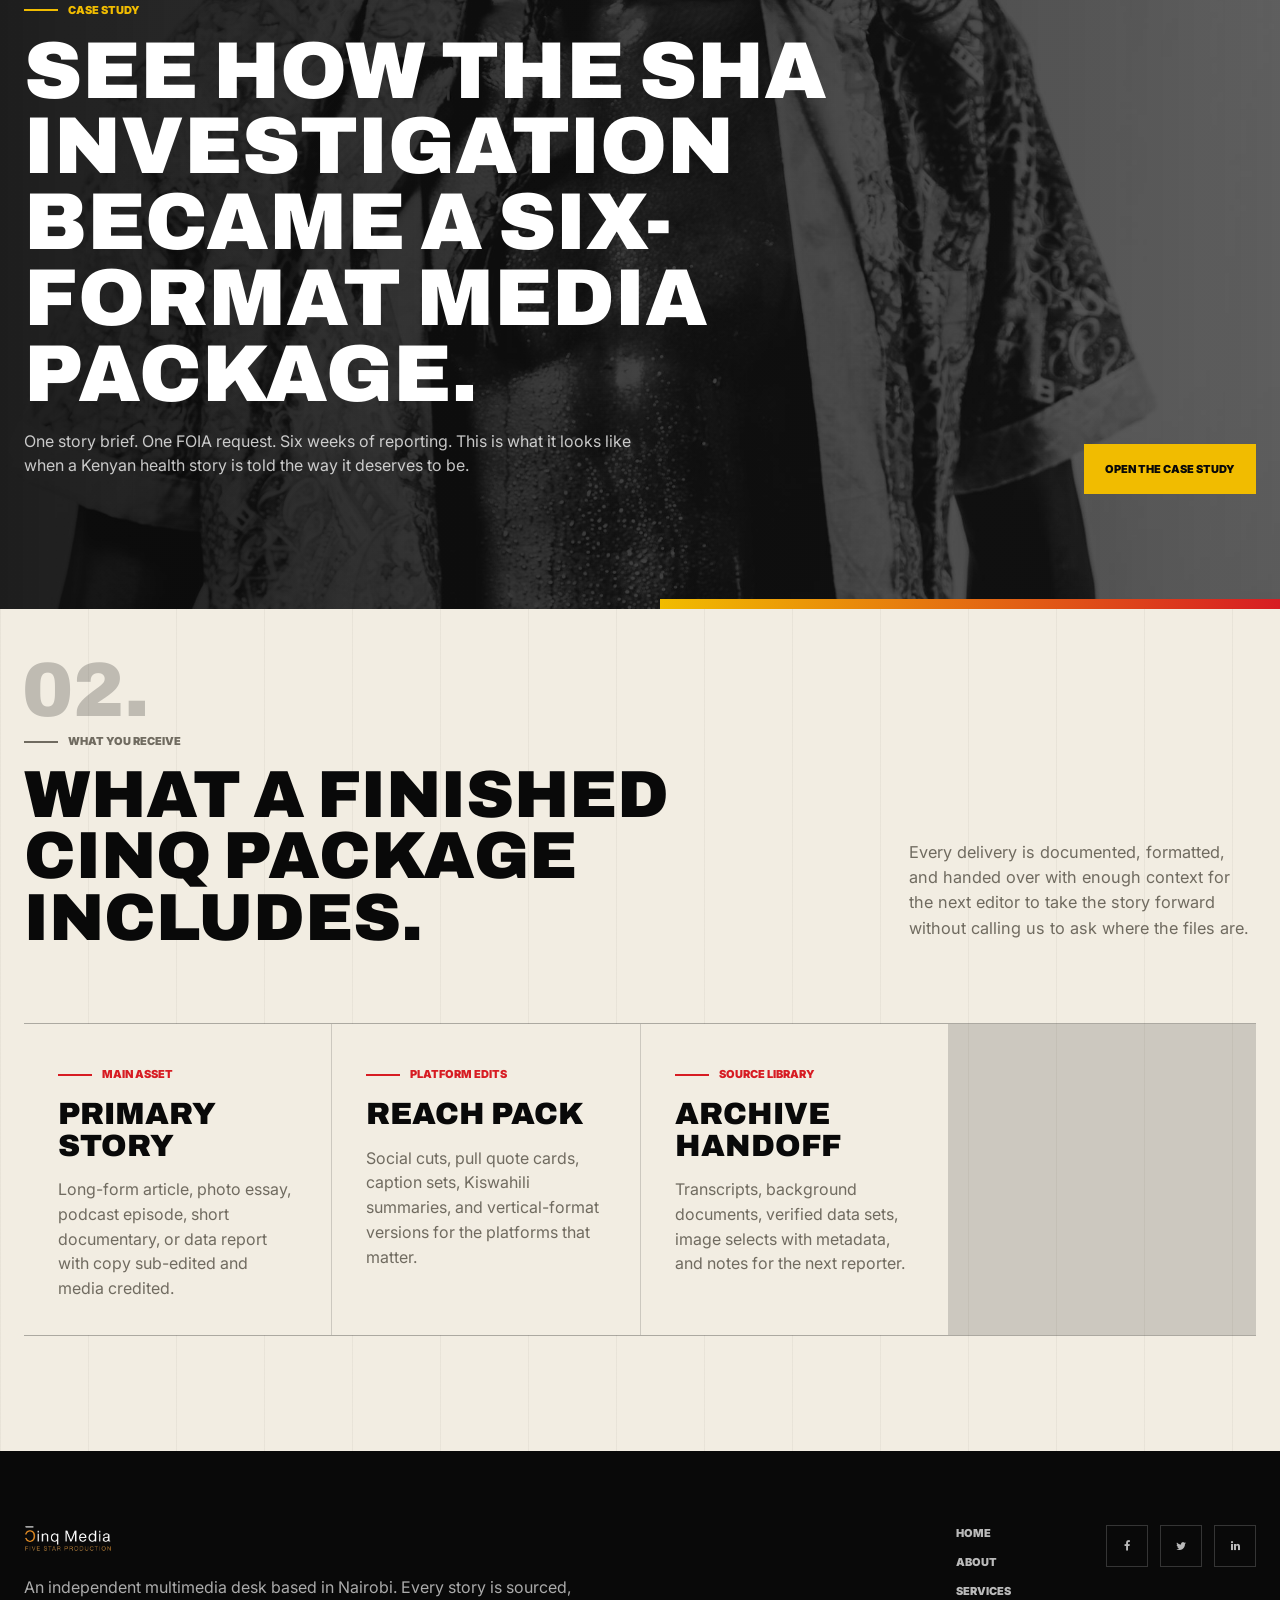
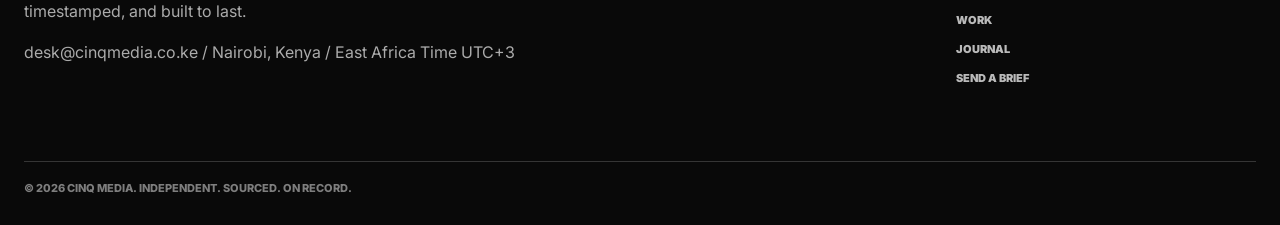
<file: portfolio-1.html>
<!doctype html>
<html lang="en">
  <head>
    <meta charset="utf-8" />
    <meta name="viewport" content="width=device-width, initial-scale=1" />
    <title>Work | Cinq Media</title>
    <meta
      name="description"
      content="Selected Cinq Media story packages across civic investigations, climate, market tracking, health, justice, and environment reporting."
    />
    <link rel="stylesheet" href="css/font-awesome.min.css" />
    <link rel="stylesheet" href="css/cinq-media.css" />
  </head>
  <body>
    <a class="skip-link" href="#main">Skip to content</a>

    <header class="site-header">
      <div class="top-signal">
        <span><i class="live-dot" aria-hidden="true"></i>Live from Nairobi</span>
        <span>Investigations / Podcasts / Shorts / Photography / Campaign production</span>
      </div>
      <div class="nav-frame">
        <a class="brand" href="index.html" aria-label="Cinq Media home">
          <img src="images/cinqlogo-light.png" alt="Cinq Media" />
        </a>
        <button class="nav-toggle" type="button" aria-controls="primary-nav" aria-expanded="false" data-nav-toggle>
          <i class="fa fa-bars" aria-hidden="true"></i>
          <span class="sr-only">Open menu</span>
        </button>
        <nav class="site-nav" id="primary-nav" data-site-nav aria-label="Primary">
          <a href="index.html">Home</a>
          <a href="about.html">About</a>
          <a href="services.html">Services</a>
          <a href="portfolio-1.html" aria-current="page">Work</a>
          <a href="blog.html">Journal</a>
          <a class="nav-cta" href="contact.html">Send a brief</a>
        </nav>
      </div>
    </header>

    <main class="page-main" id="main">
      <section class="page-hero hero-work">
        <div class="shell">
          <div class="page-hero-copy glass-panel">
            <p class="eyebrow">Selected Work</p>
            <h1 class="page-title">Kenyan story packages built for final media.</h1>
            <p class="lede">
              These are finished editorial packages, reported, produced, and
              structured for publication in print, digital, and broadcast. Each
              started with a single story brief and a Kenyan community that
              deserved proper coverage.
            </p>
          </div>
        </div>
      </section>

      <section class="ticker" aria-label="Cinq Media work ticker">
        <div class="ticker-label">Work</div>
        <div class="ticker-track">
          <span>Civic investigations</span>
          <span>Climate field packages</span>
          <span>Market trackers</span>
          <span>Justice and health reporting</span>
          <span>Visual essays from the ground</span>
        </div>
      </section>

      <section class="section">
        <div class="shell">
          <div class="section-head">
            <div>
              <p class="eyebrow">Selected Packages</p>
              <h2 class="section-title">Six story packages. Six Kenyan realities.</h2>
            </div>
            <p>
              These packages were developed from real editorial briefs. Each one
              maps directly to a story lane that a Kenyan newsroom could assign
              today. The image direction is specific, the sources are named, and
              the timestamps are real.
            </p>
          </div>

          <div class="case-grid">
            <article class="case-card">
              <img src="images/protest-public-voice-bw.jpg" alt="Young demonstrators raising a megaphone and placard" />
              <div>
                <span class="tag">Civic Desk</span>
                <h3>"Tutawaona": the Finance Bill generation and how they rewrote Kenyan civic life.</h3>
                <p>On June 25, 2024, thousands of young Kenyans stormed parliament. This package traces the WhatsApp threads, TikTok explainers, X coordination, and street organisation behind #RejectFinanceBill2024.</p>
                <div class="case-meta"><span>Nairobi</span><span>Parliament</span><span>Long-form</span><span>Shorts</span><span>Photo essay</span></div>
              </div>
            </article>
            <article class="case-card">
              <img src="images/flood-boat-village-bw.jpg" alt="A man steering a wooden boat through flood water" />
              <div>
                <span class="tag">Climate</span>
                <h3>Maji iliua. Then the government disappeared. A Kamuchiri follow-up report.</h3>
                <p>The Mai Mahiu landslide killed at least 60 people in April 2024. This package revisits Kamuchiri three months on: compensation, land titles, tent schools, and disaster funds.</p>
                <div class="case-meta"><span>Nakuru County</span><span>Field video</span><span>Data maps</span><span>Community voices</span></div>
              </div>
            </article>
            <article class="case-card">
              <img src="images/market-economy-bw.jpg" alt="Market traders handling grain sacks" />
              <div>
                <span class="tag">Bazaar</span>
                <h3>The unga index: what Gikomba tells you that the KNBS will not.</h3>
                <p>Kenya's official inflation data is real, but it does not shop at the same markets as most Kenyans. This package tracks the actual household basket across six markets.</p>
                <div class="case-meta"><span>Markets</span><span>Weekly data</span><span>Photography</span><span>Kiswahili audio</span></div>
              </div>
            </article>
            <article class="case-card">
              <img src="images/african-woman-portrait-bw.jpg" alt="Black-and-white portrait of a young African woman" />
              <div>
                <span class="tag">Health</span>
                <h3>SHA inakataa: why hospitals are turning away registered patients at the gate.</h3>
                <p>Kenya replaced NHIF with the Social Health Authority. This package maps rejection hotspots, profiles patients, and explains beneficiary rights in plain Kiswahili.</p>
                <div class="case-meta"><span>National</span><span>Document investigation</span><span>Patient profiles</span><span>Explainer</span></div>
              </div>
            </article>
            <article class="case-card">
              <img src="images/black-hands-story-bw.jpg" alt="Black-and-white close-up of hands held together" />
              <div>
                <span class="tag">Justice</span>
                <h3>Sio statistics. Ni watu: the 2024 femicide report Kenya's newsrooms did not write.</h3>
                <p>Ninety-seven women were killed in Kenya in 2024. This package names every woman, maps every case, and follows the justice system's slow movement.</p>
                <div class="case-meta"><span>National</span><span>9 counties</span><span>Data</span><span>Family interviews</span><span>Long-form</span></div>
              </div>
            </article>
            <article class="case-card">
              <img src="images/kenya-elephant-conservation-bw.jpg" alt="Black-and-white photograph of an elephant in open landscape" />
              <div>
                <span class="tag">Environment</span>
                <h3>The Mara makes billions. Who in the community sees the money?</h3>
                <p>The Maasai Mara generates major tourism revenue. Cinq spent three weeks in Narok County following families, beadwork cooperatives, rangers, and levy decisions.</p>
                <div class="case-meta"><span>Narok County</span><span>Tourism economy</span><span>Community voices</span><span>Photography</span></div>
              </div>
            </article>
          </div>
        </div>
      </section>

      <section class="media-band">
        <div class="shell media-band-inner">
          <div class="broadcast-card glass-panel">
            <p class="eyebrow">Case Study</p>
            <h2>See how the SHA investigation became a six-format media package.</h2>
            <p>One story brief. One FOIA request. Six weeks of reporting. This is what it looks like when a Kenyan health story is told the way it deserves to be.</p>
          </div>
          <a class="button button-gold" href="portfolio-detail.html">Open the case study</a>
        </div>
      </section>

      <section class="section">
        <div class="shell">
          <div class="section-head">
            <div>
              <p class="eyebrow">What You Receive</p>
              <h2 class="section-title">What a finished Cinq package includes.</h2>
            </div>
            <p>
              Every delivery is documented, formatted, and handed over with enough
              context for the next editor to take the story forward without
              calling us to ask where the files are.
            </p>
          </div>
          <div class="process-grid">
            <article class="process-card">
              <span class="tag">Main Asset</span>
              <h3>Primary story</h3>
              <p>Long-form article, photo essay, podcast episode, short documentary, or data report with copy sub-edited and media credited.</p>
            </article>
            <article class="process-card">
              <span class="tag">Platform Edits</span>
              <h3>Reach pack</h3>
              <p>Social cuts, pull quote cards, caption sets, Kiswahili summaries, and vertical-format versions for the platforms that matter.</p>
            </article>
            <article class="process-card">
              <span class="tag">Source Library</span>
              <h3>Archive handoff</h3>
              <p>Transcripts, background documents, verified data sets, image selects with metadata, and notes for the next reporter.</p>
            </article>
          </div>
        </div>
      </section>
    </main>

    <footer class="site-footer">
      <div class="shell footer-grid">
        <div>
          <a class="footer-brand" href="index.html">
            <img src="images/cinqlogo-light.png" alt="Cinq Media" />
          </a>
          <p>An independent multimedia desk based in Nairobi. Every story is sourced, timestamped, and built to last.</p>
          <p><a href="mailto:desk@cinqmedia.co.ke">desk@cinqmedia.co.ke</a> / Nairobi, Kenya / East Africa Time UTC+3</p>
        </div>
        <nav class="footer-nav" aria-label="Footer">
          <a href="index.html">Home</a>
          <a href="about.html">About</a>
          <a href="services.html">Services</a>
          <a href="portfolio-1.html">Work</a>
          <a href="blog.html">Journal</a>
          <a href="contact.html">Send a Brief</a>
        </nav>
        <div class="social-links" aria-label="Social links">
          <a href="#." aria-label="Facebook"><i class="fa fa-facebook" aria-hidden="true"></i></a>
          <a href="#." aria-label="Twitter"><i class="fa fa-twitter" aria-hidden="true"></i></a>
          <a href="#." aria-label="LinkedIn"><i class="fa fa-linkedin" aria-hidden="true"></i></a>
        </div>
      </div>
      <div class="copyright">&copy; 2026 Cinq Media. Independent. Sourced. On record.</div>
    </footer>

    <script src="js/cinq-media.js" defer></script>
  </body>
</html>
</file>
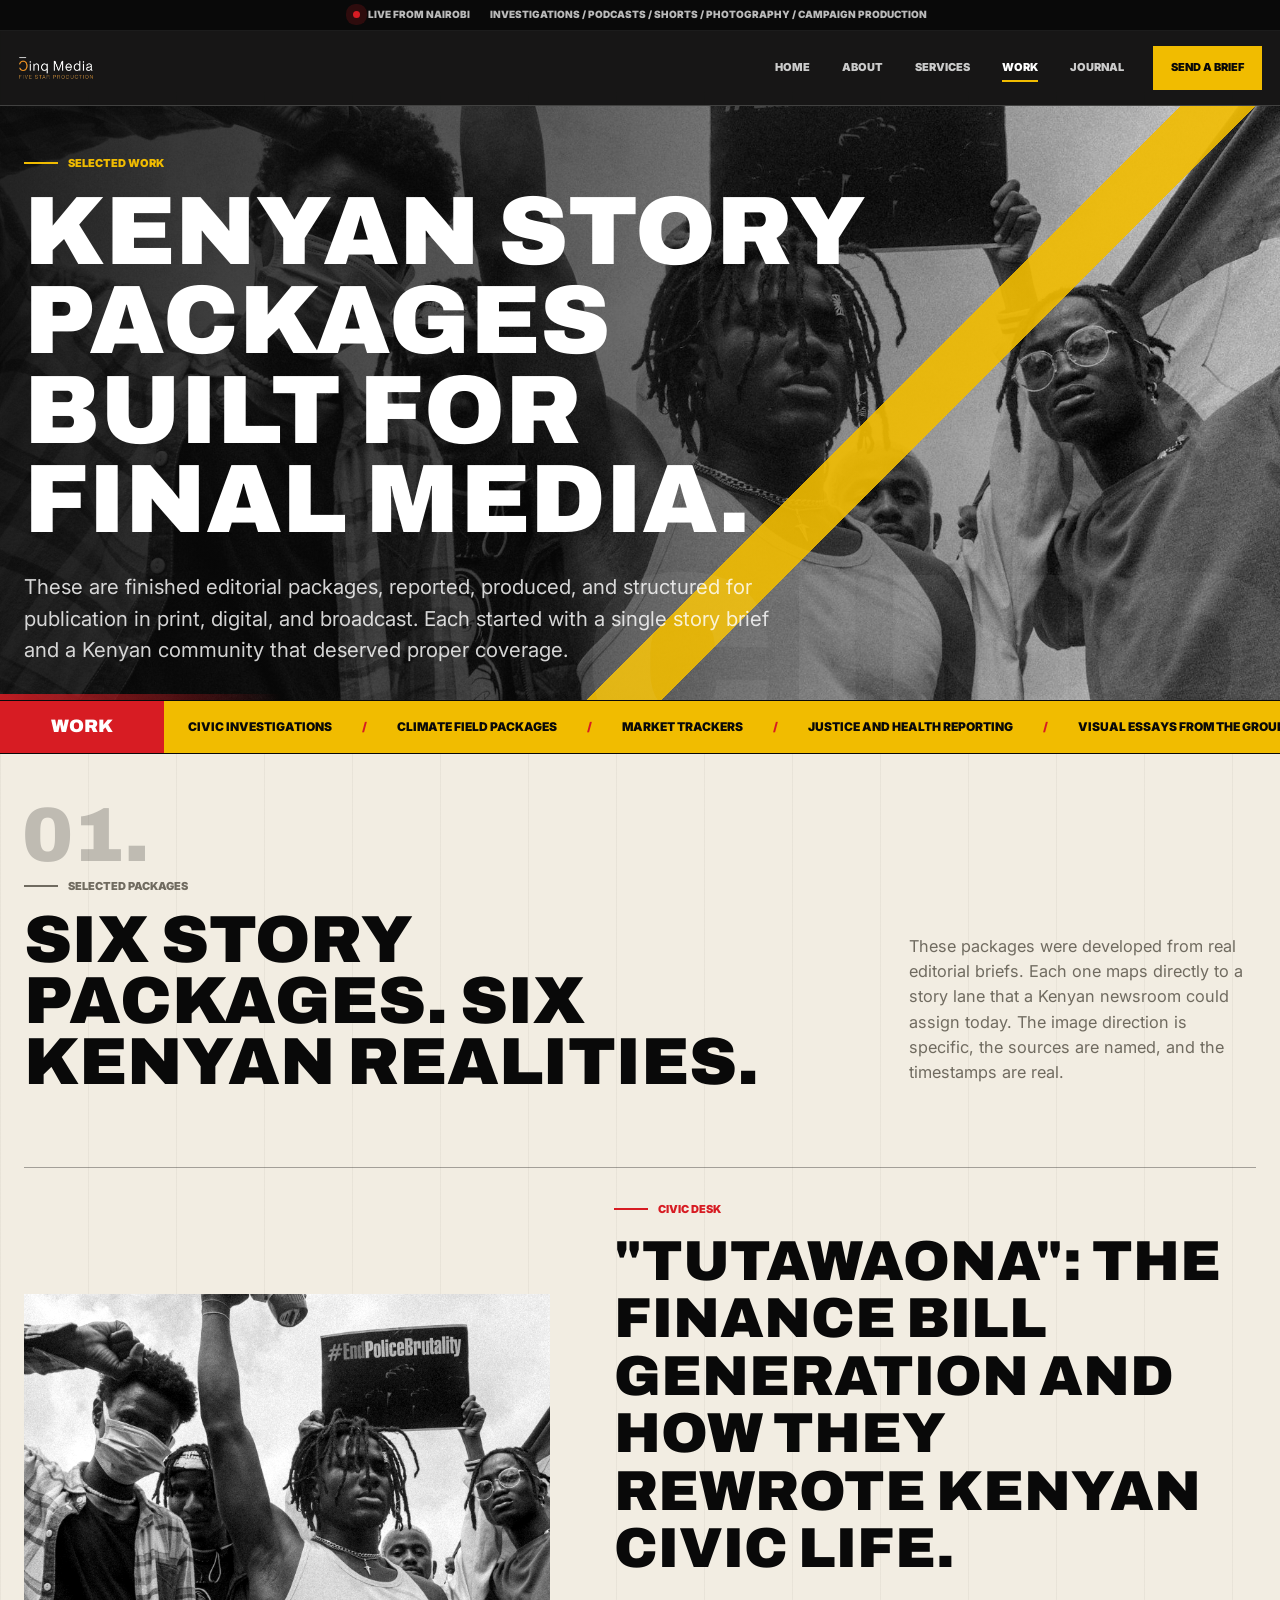
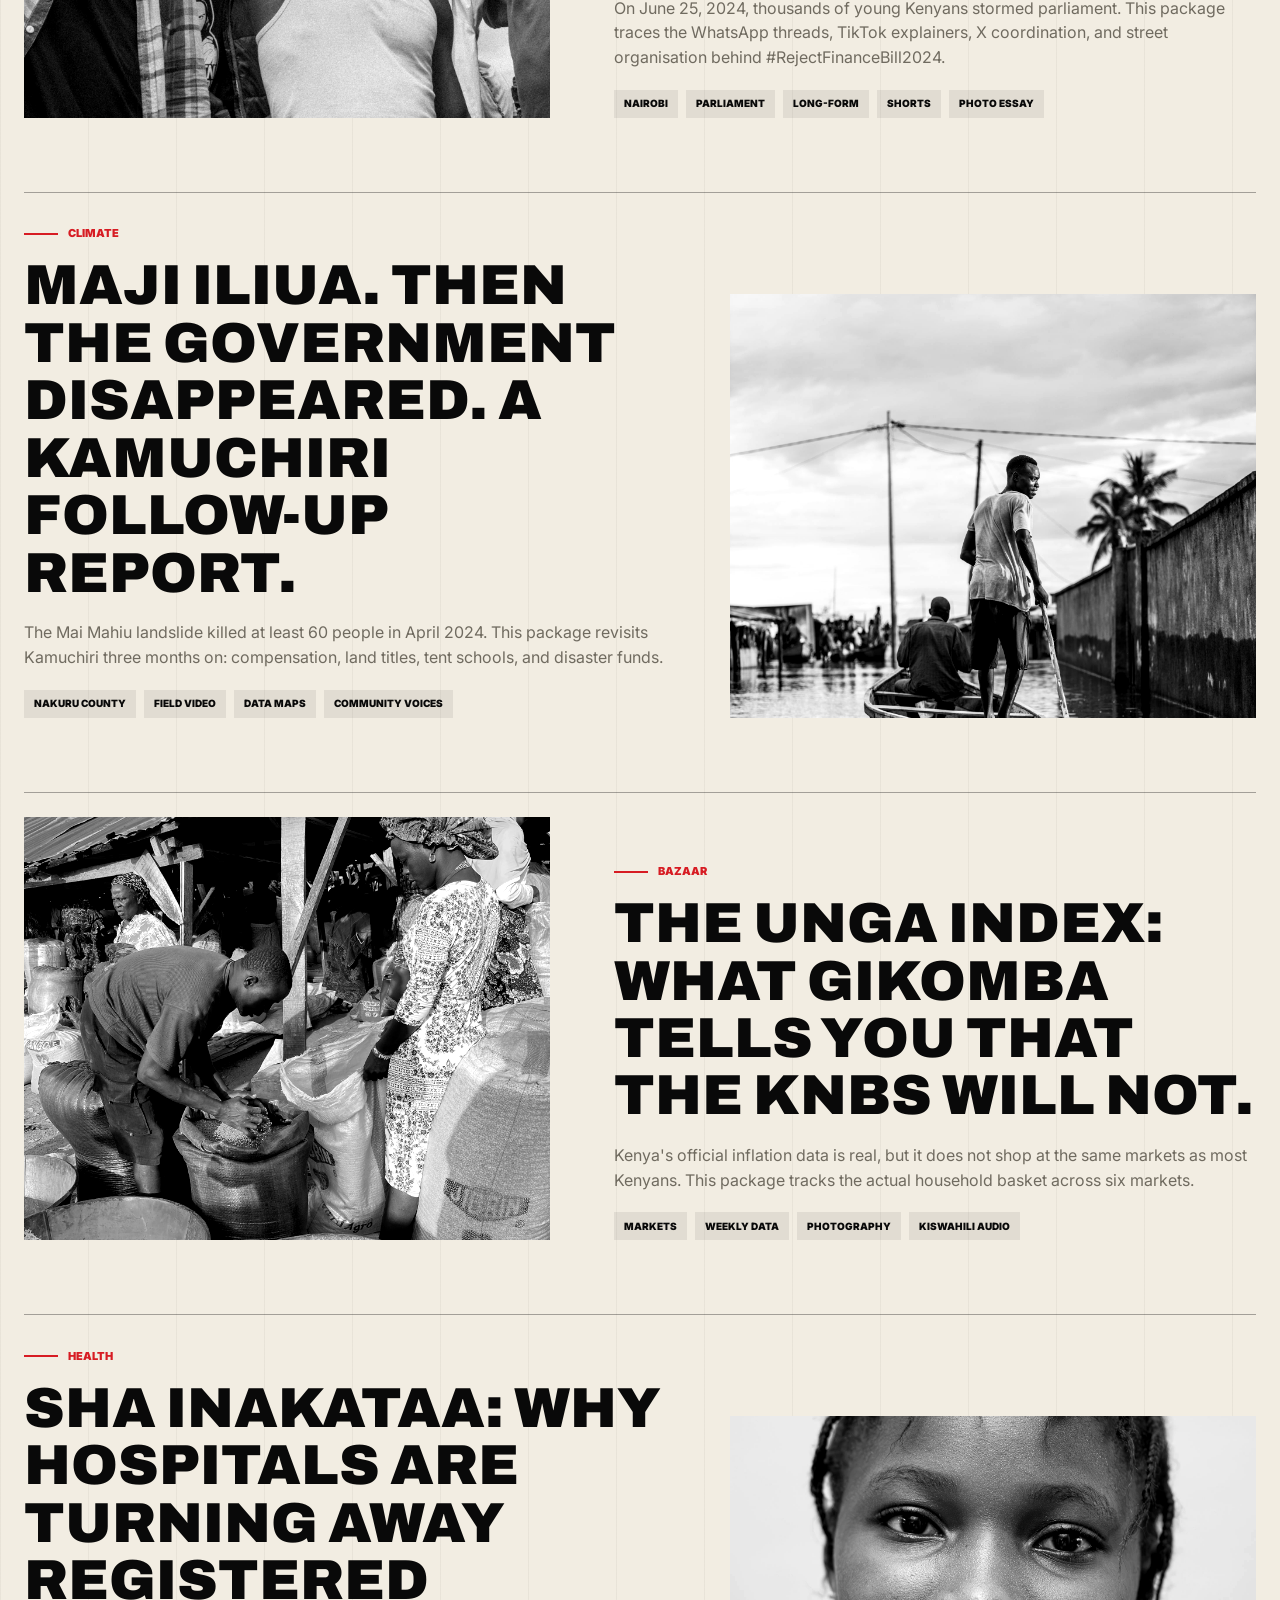
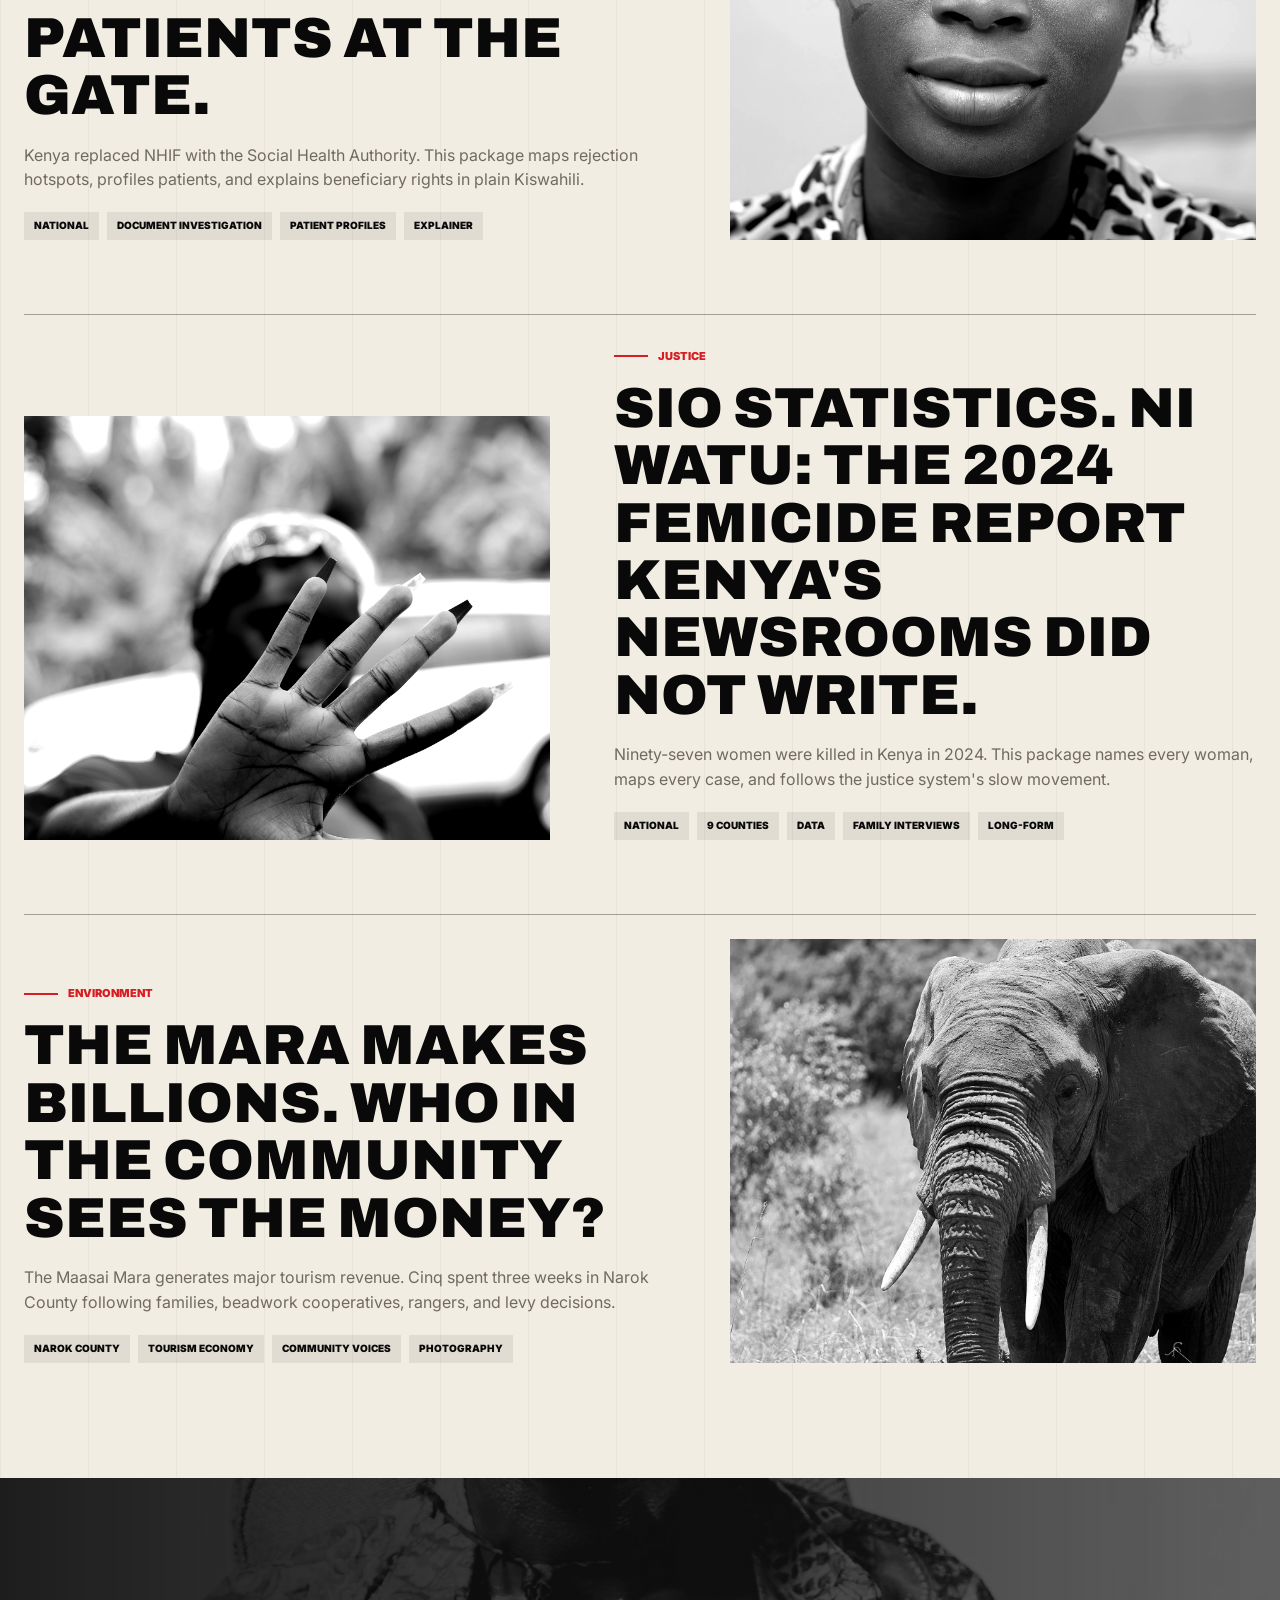
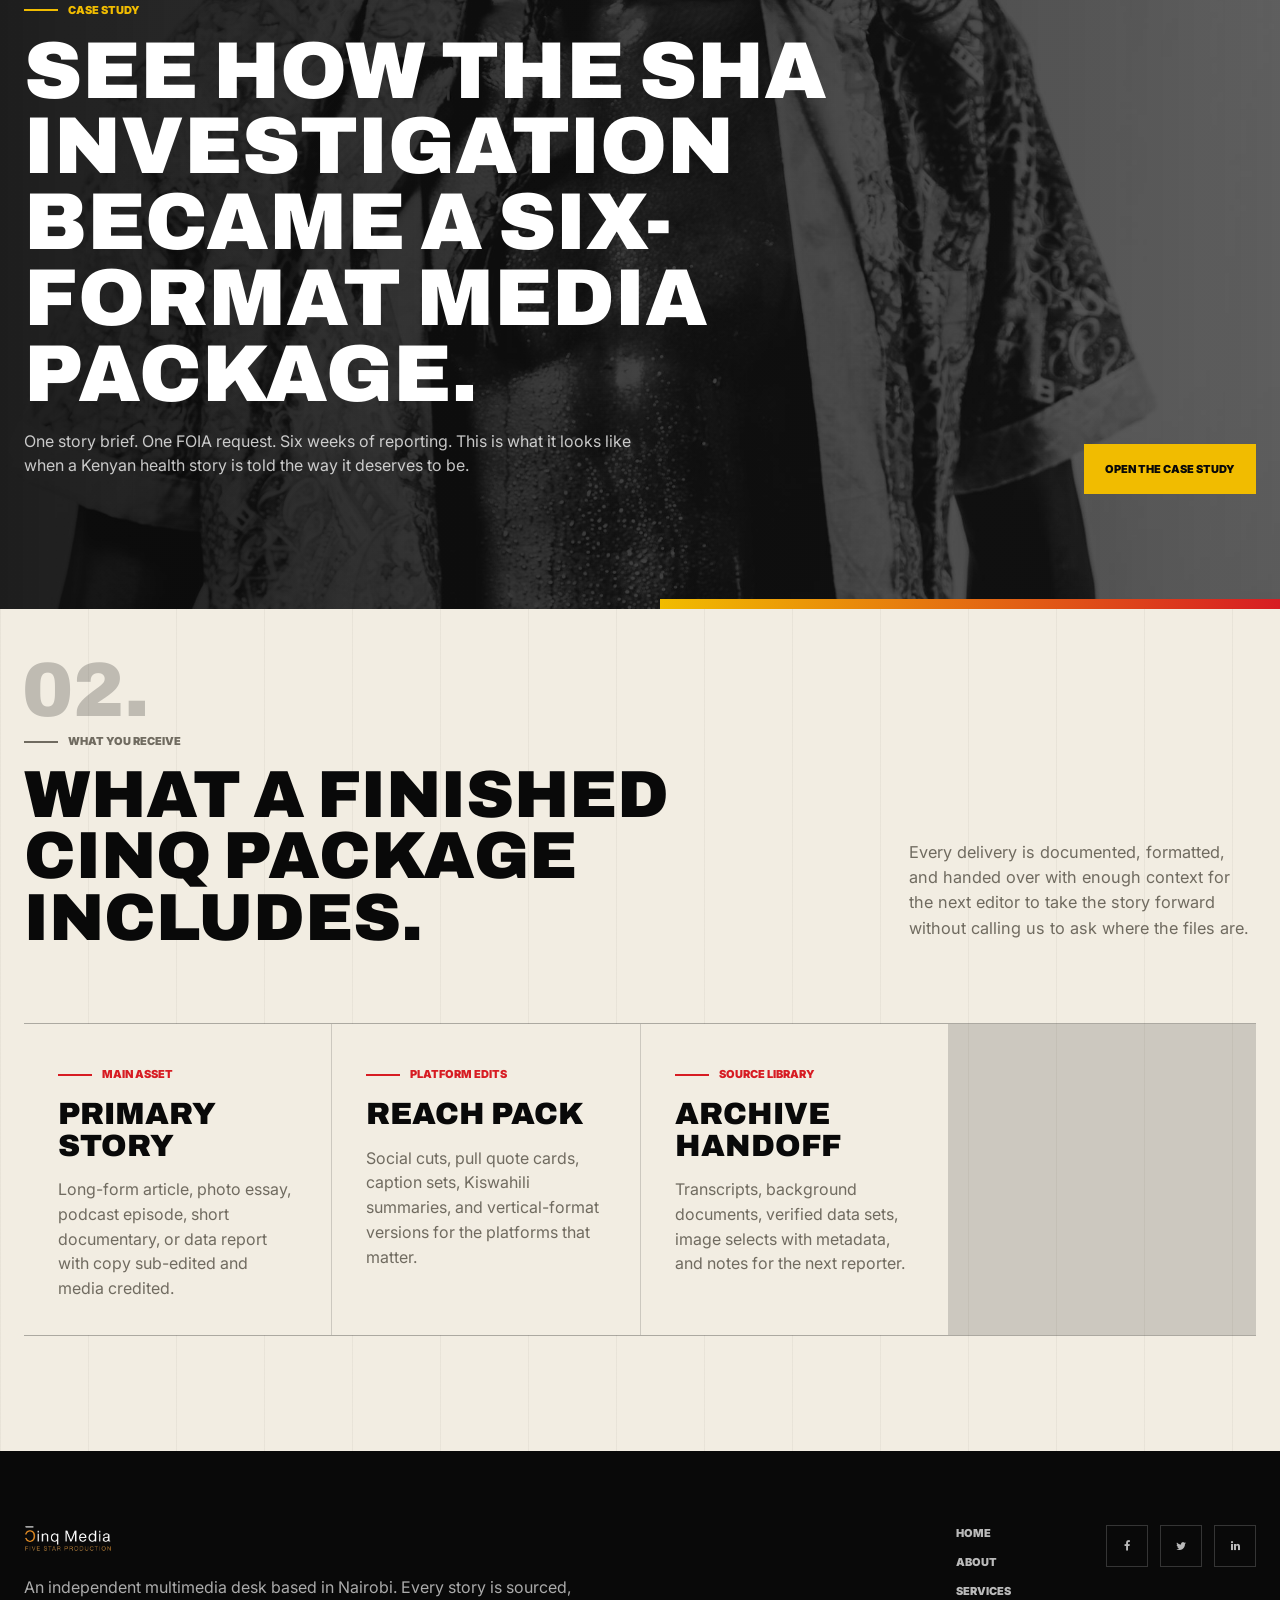
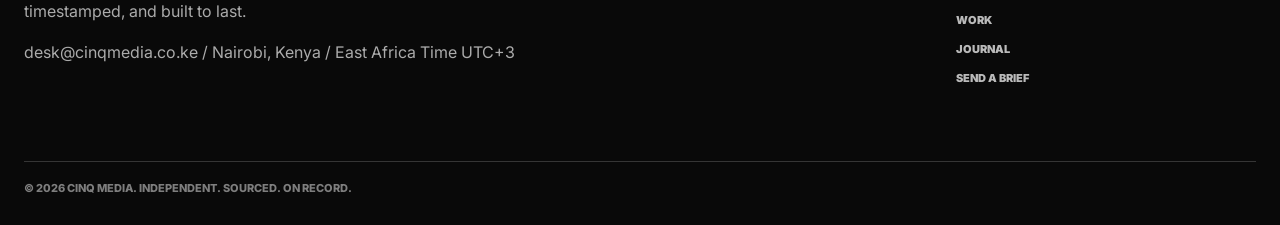
<file: portfolio-2.html>
<!doctype html>
<html lang="en">
  <head>
    <meta charset="utf-8" />
    <meta name="viewport" content="width=device-width, initial-scale=1" />
    <meta http-equiv="refresh" content="0; url=portfolio-1.html" />
    <title>Redirecting to Cinq Media Work</title>
    <link rel="stylesheet" href="css/font-awesome.min.css" />
    <link rel="stylesheet" href="css/cinq-media.css" />
  </head>
  <body>
    <main class="redirect-card">
      <div class="glass-panel">
        <p class="eyebrow">Cinq Media</p>
        <h1 class="page-title">Redirecting to Work.</h1>
        <p class="lede">If the page does not move automatically, open the redesigned work page.</p>
        <a class="button button-gold" href="portfolio-1.html">Open work</a>
      </div>
    </main>
  </body>
</html>
</file>
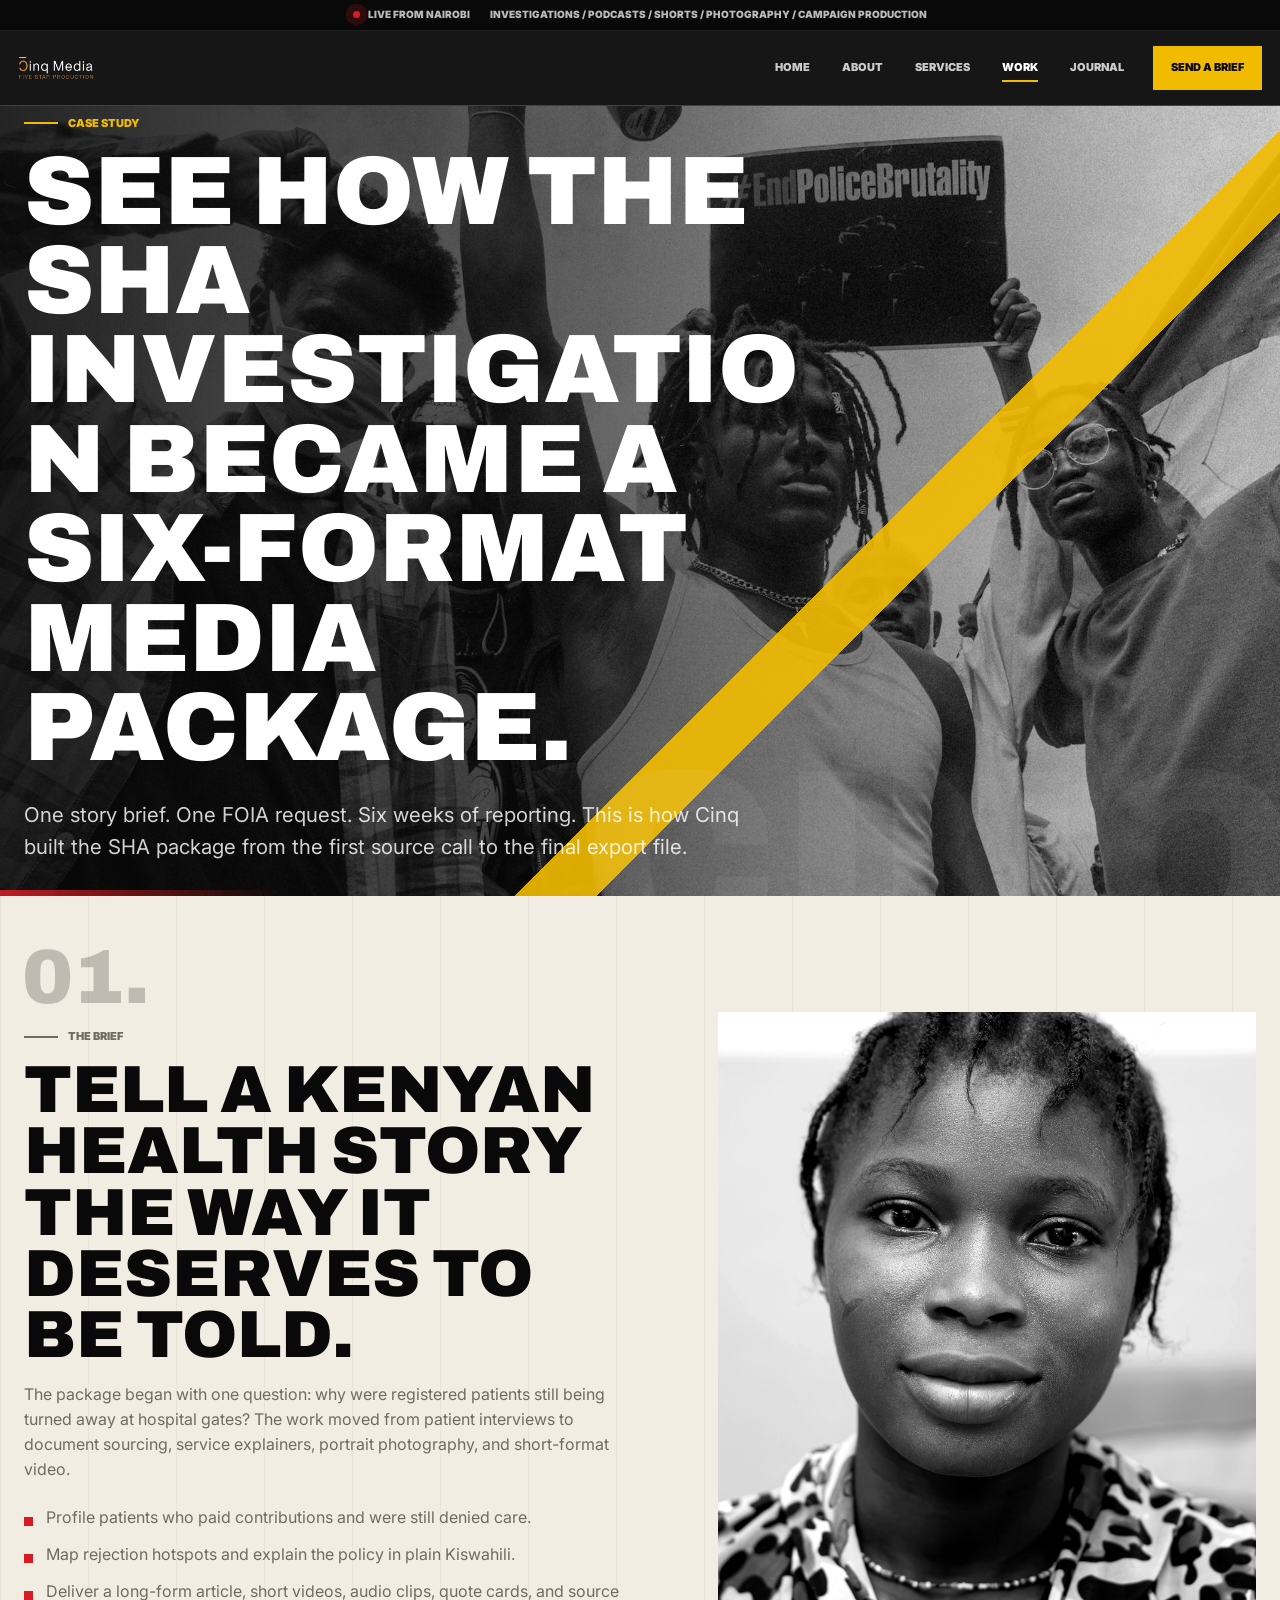
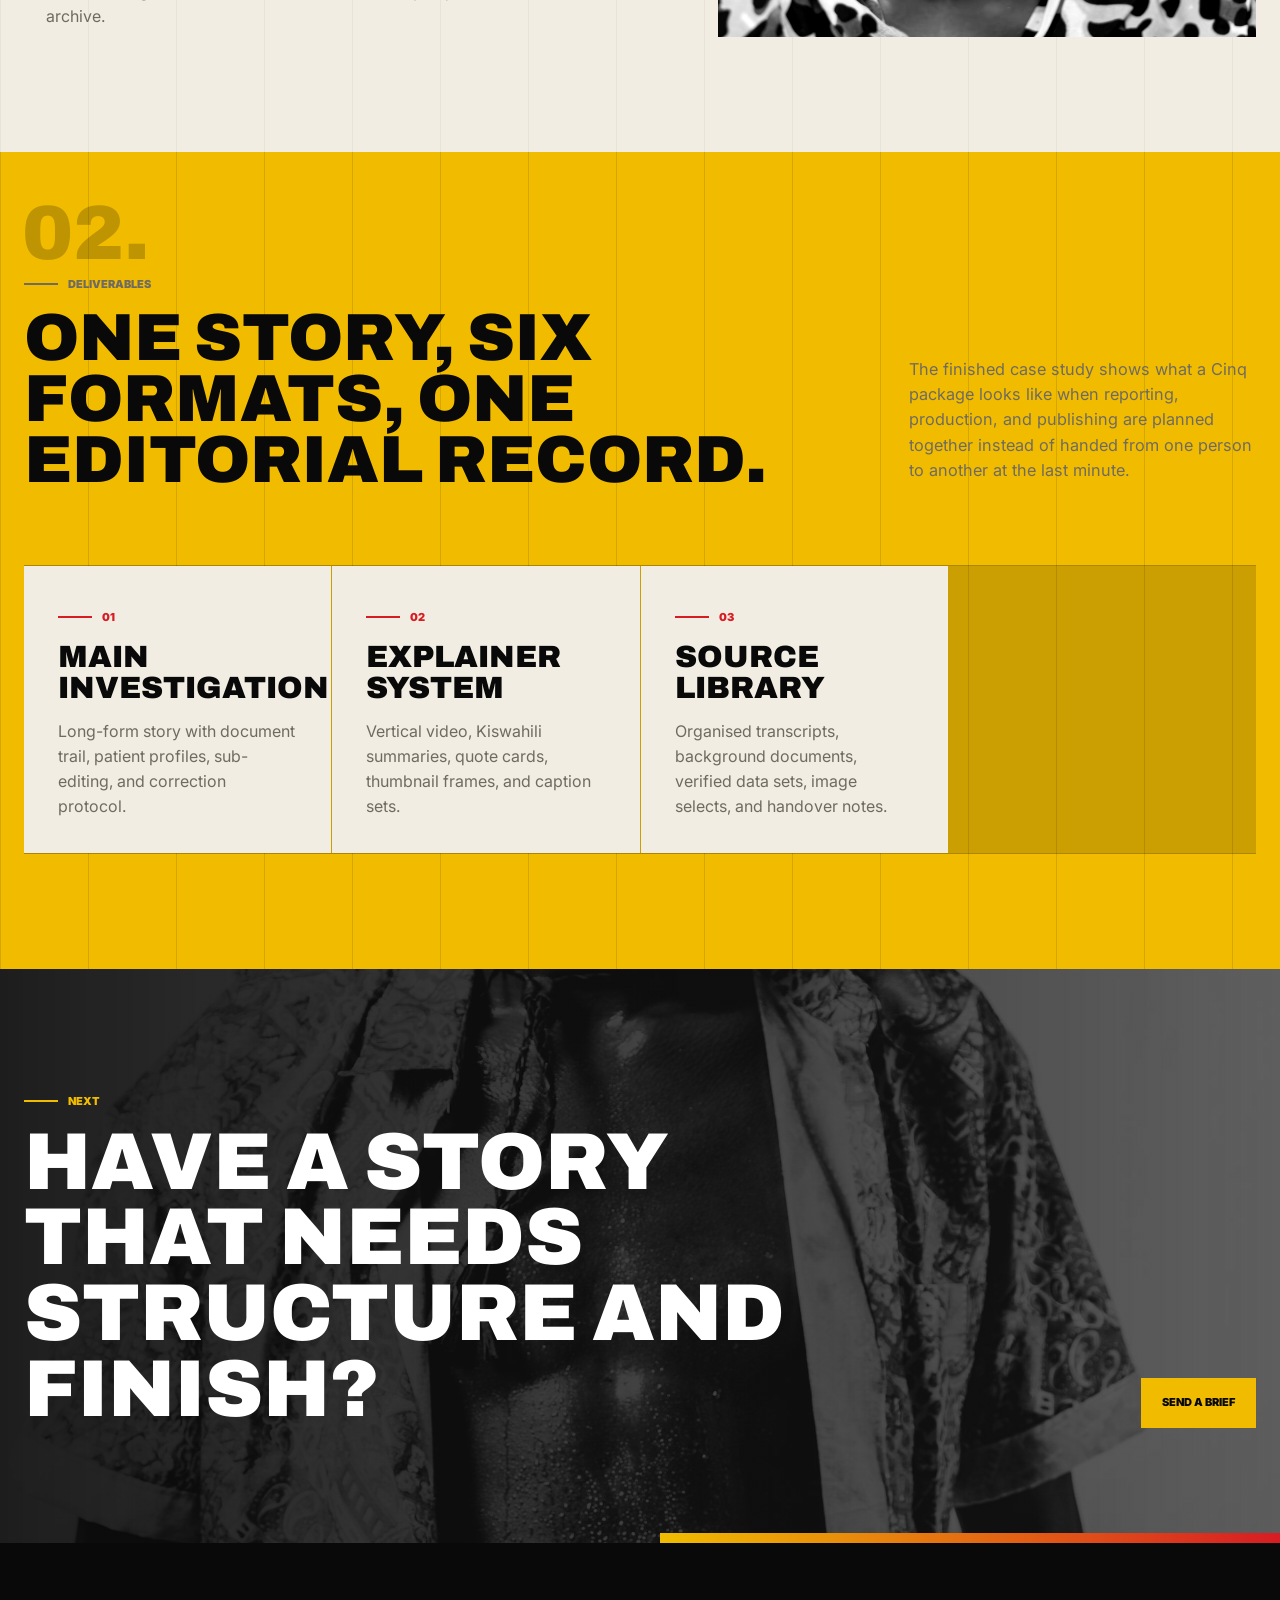
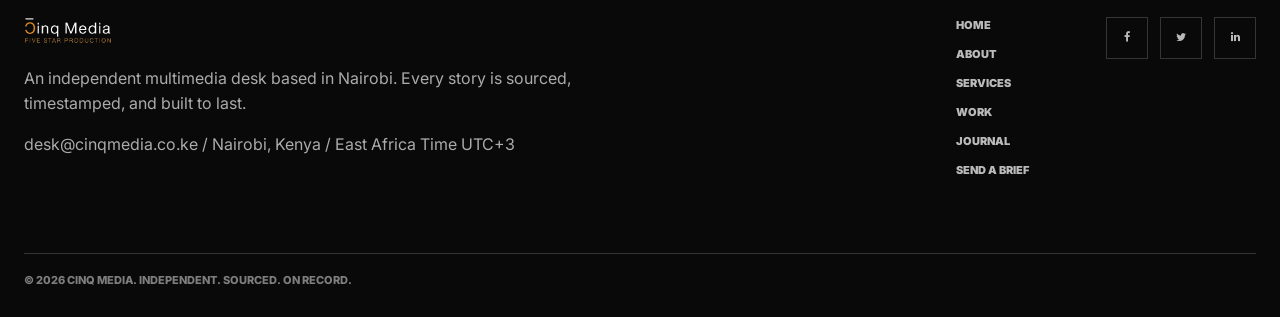
<file: portfolio-detail.html>
<!doctype html>
<html lang="en">
  <head>
    <meta charset="utf-8" />
    <meta name="viewport" content="width=device-width, initial-scale=1" />
    <title>Case Study | Cinq Media</title>
    <meta
      name="description"
      content="A Cinq Media case study showing how the SHA investigation became a six-format Kenyan health media package."
    />
    <link rel="stylesheet" href="css/font-awesome.min.css" />
    <link rel="stylesheet" href="css/cinq-media.css" />
  </head>
  <body>
    <a class="skip-link" href="#main">Skip to content</a>

    <header class="site-header">
      <div class="top-signal">
        <span><i class="live-dot" aria-hidden="true"></i>Live from Nairobi</span>
        <span>Investigations / Podcasts / Shorts / Photography / Campaign production</span>
      </div>
      <div class="nav-frame">
        <a class="brand" href="index.html" aria-label="Cinq Media home">
          <img src="images/cinqlogo-light.png" alt="Cinq Media" />
        </a>
        <button class="nav-toggle" type="button" aria-controls="primary-nav" aria-expanded="false" data-nav-toggle>
          <i class="fa fa-bars" aria-hidden="true"></i>
          <span class="sr-only">Open menu</span>
        </button>
        <nav class="site-nav" id="primary-nav" data-site-nav aria-label="Primary">
          <a href="index.html">Home</a>
          <a href="about.html">About</a>
          <a href="services.html">Services</a>
          <a href="portfolio-1.html" aria-current="page">Work</a>
          <a href="blog.html">Journal</a>
          <a class="nav-cta" href="contact.html">Send a brief</a>
        </nav>
      </div>
    </header>

    <main class="page-main" id="main">
      <section class="page-hero hero-work">
        <div class="shell">
          <div class="page-hero-copy glass-panel">
            <p class="eyebrow">Case Study</p>
            <h1 class="page-title">See how the SHA investigation became a six-format media package.</h1>
            <p class="lede">
              One story brief. One FOIA request. Six weeks of reporting. This is
              how Cinq built the SHA package from the first source call to the
              final export file.
            </p>
          </div>
        </div>
      </section>

      <section class="section">
        <div class="shell split-layout">
          <div>
            <p class="eyebrow">The Brief</p>
            <h2 class="section-title">Tell a Kenyan health story the way it deserves to be told.</h2>
            <p class="text-muted">
              The package began with one question: why were registered patients
              still being turned away at hospital gates? The work moved from
              patient interviews to document sourcing, service explainers,
              portrait photography, and short-format video.
            </p>
            <ul class="check-list">
              <li>Profile patients who paid contributions and were still denied care.</li>
              <li>Map rejection hotspots and explain the policy in plain Kiswahili.</li>
              <li>Deliver a long-form article, short videos, audio clips, quote cards, and source archive.</li>
            </ul>
          </div>
          <img src="images/african-woman-portrait-bw.jpg" alt="Black-and-white portrait of a young African woman" />
        </div>
      </section>

      <section class="section blueprint">
        <div class="shell">
          <div class="section-head">
            <div>
              <p class="eyebrow">Deliverables</p>
              <h2 class="section-title">One story, six formats, one editorial record.</h2>
            </div>
            <p>
              The finished case study shows what a Cinq package looks like when
              reporting, production, and publishing are planned together instead
              of handed from one person to another at the last minute.
            </p>
          </div>
          <div class="package-grid">
            <article class="package-card">
              <span class="tag">01</span>
              <h3>Main investigation</h3>
              <p>Long-form story with document trail, patient profiles, sub-editing, and correction protocol.</p>
            </article>
            <article class="package-card">
              <span class="tag">02</span>
              <h3>Explainer system</h3>
              <p>Vertical video, Kiswahili summaries, quote cards, thumbnail frames, and caption sets.</p>
            </article>
            <article class="package-card">
              <span class="tag">03</span>
              <h3>Source library</h3>
              <p>Organised transcripts, background documents, verified data sets, image selects, and handover notes.</p>
            </article>
          </div>
        </div>
      </section>

      <section class="media-band">
        <div class="shell media-band-inner">
          <div class="broadcast-card glass-panel">
            <p class="eyebrow">Next</p>
            <h2>Have a story that needs structure and finish?</h2>
          </div>
          <a class="button button-gold" href="contact.html">Send a brief</a>
        </div>
      </section>
    </main>

    <footer class="site-footer">
      <div class="shell footer-grid">
        <div>
          <a class="footer-brand" href="index.html">
            <img src="images/cinqlogo-light.png" alt="Cinq Media" />
          </a>
          <p>An independent multimedia desk based in Nairobi. Every story is sourced, timestamped, and built to last.</p>
          <p><a href="mailto:desk@cinqmedia.co.ke">desk@cinqmedia.co.ke</a> / Nairobi, Kenya / East Africa Time UTC+3</p>
        </div>
        <nav class="footer-nav" aria-label="Footer">
          <a href="index.html">Home</a>
          <a href="about.html">About</a>
          <a href="services.html">Services</a>
          <a href="portfolio-1.html">Work</a>
          <a href="blog.html">Journal</a>
          <a href="contact.html">Send a Brief</a>
        </nav>
        <div class="social-links" aria-label="Social links">
          <a href="#." aria-label="Facebook"><i class="fa fa-facebook" aria-hidden="true"></i></a>
          <a href="#." aria-label="Twitter"><i class="fa fa-twitter" aria-hidden="true"></i></a>
          <a href="#." aria-label="LinkedIn"><i class="fa fa-linkedin" aria-hidden="true"></i></a>
        </div>
      </div>
      <div class="copyright">&copy; 2026 Cinq Media. Independent. Sourced. On record.</div>
    </footer>

    <script src="js/cinq-media.js" defer></script>
  </body>
</html>
</file>
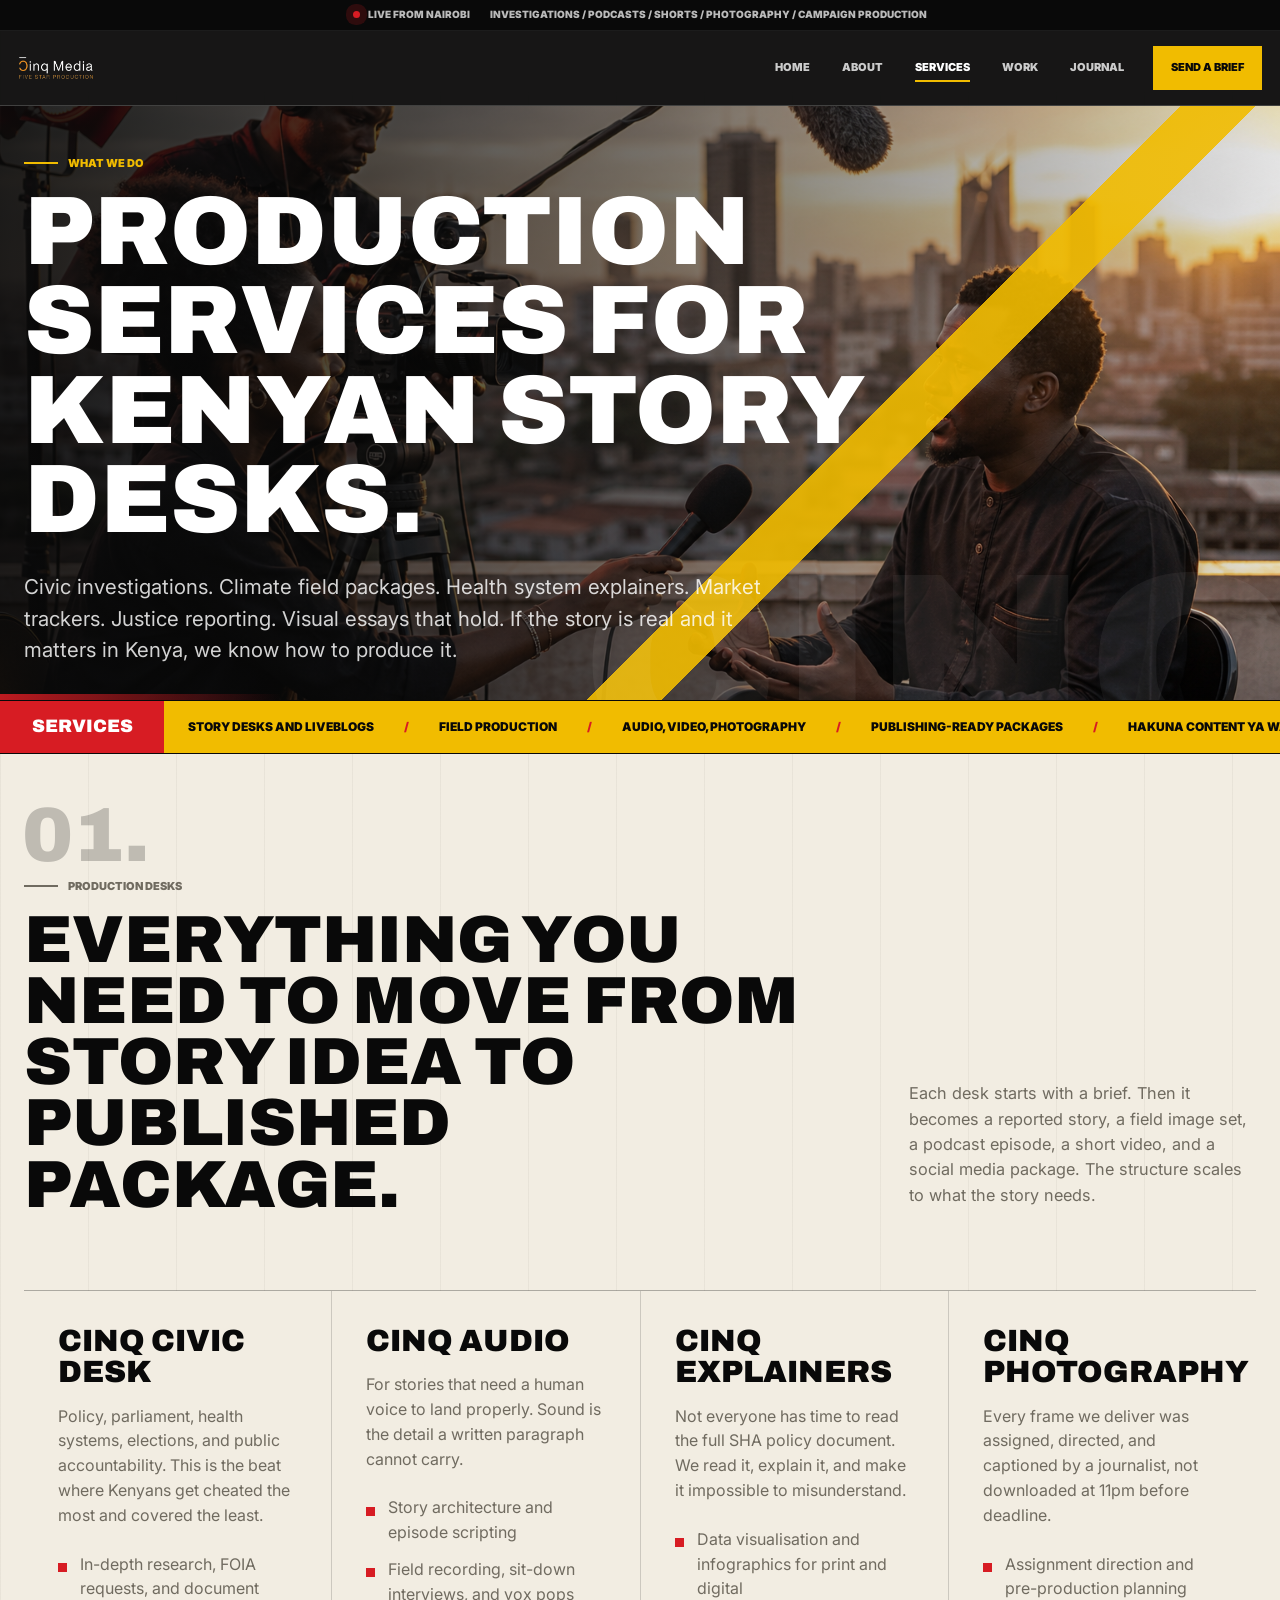
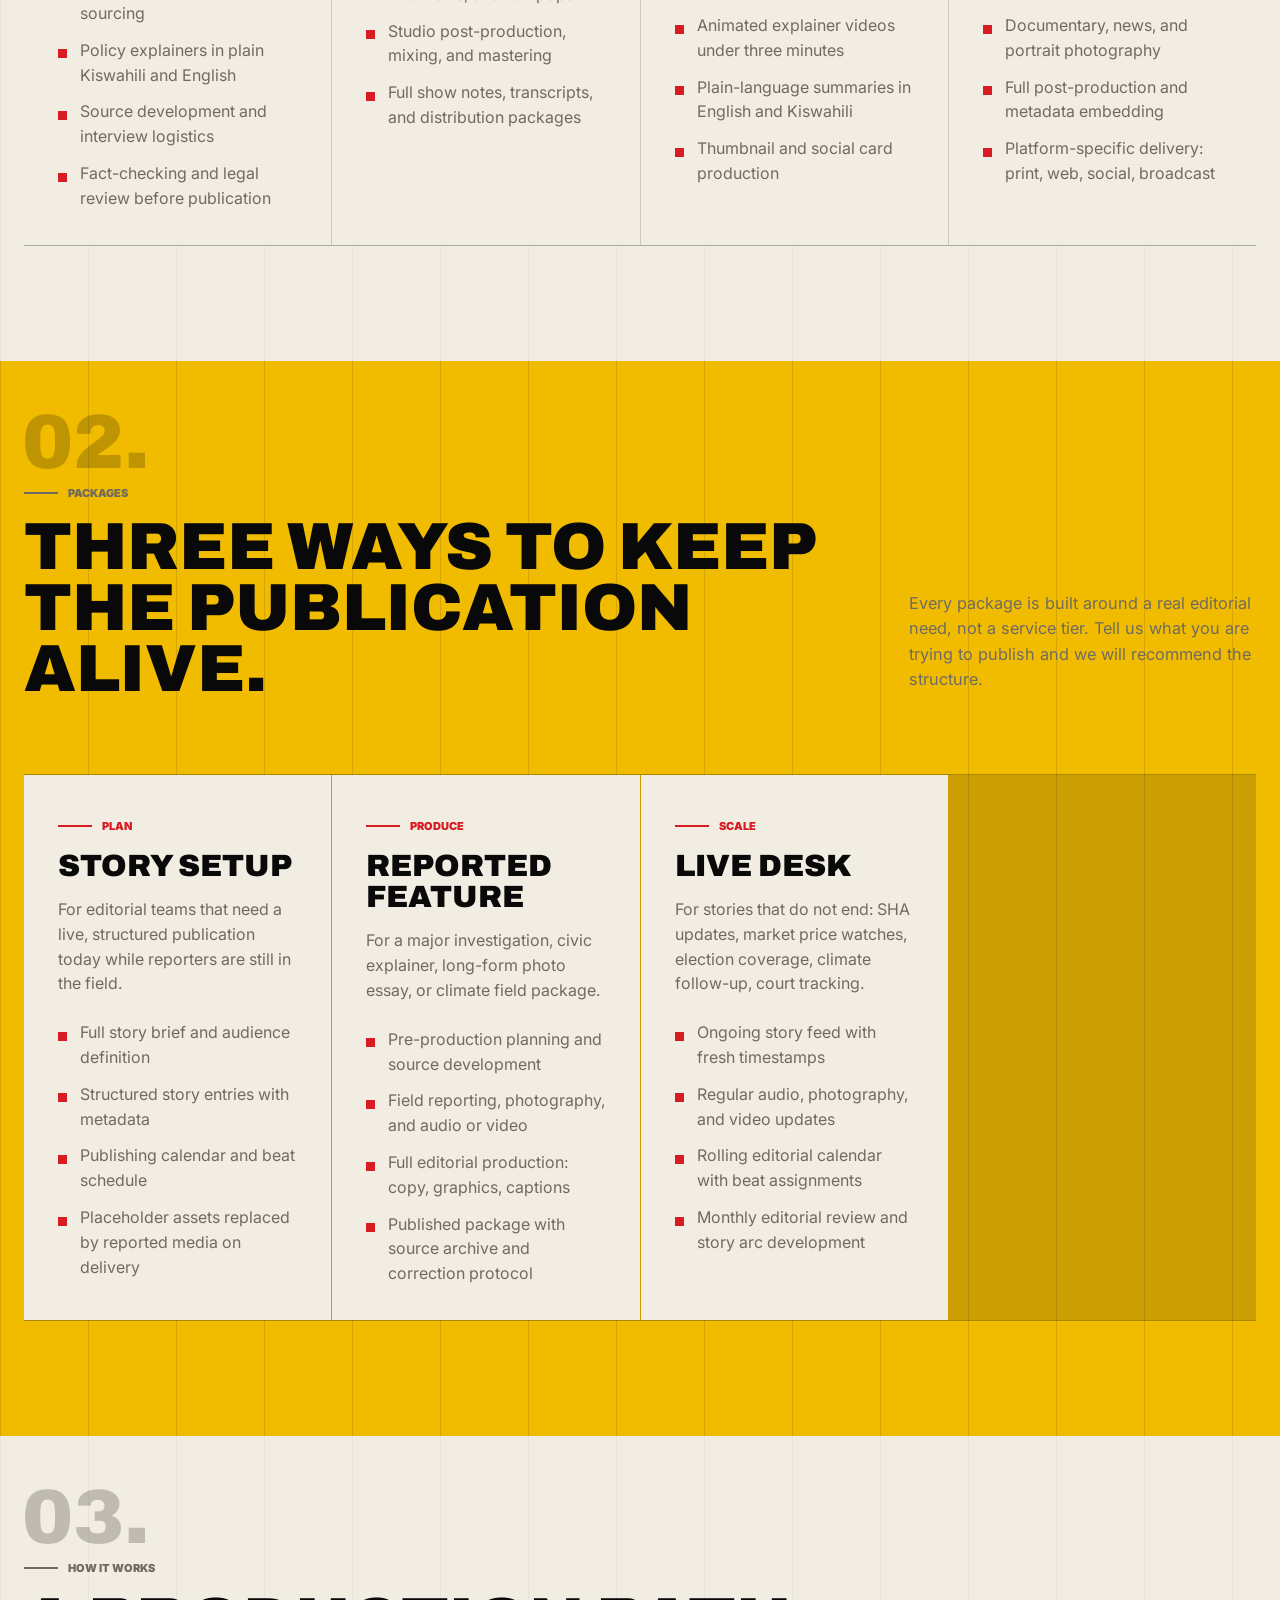
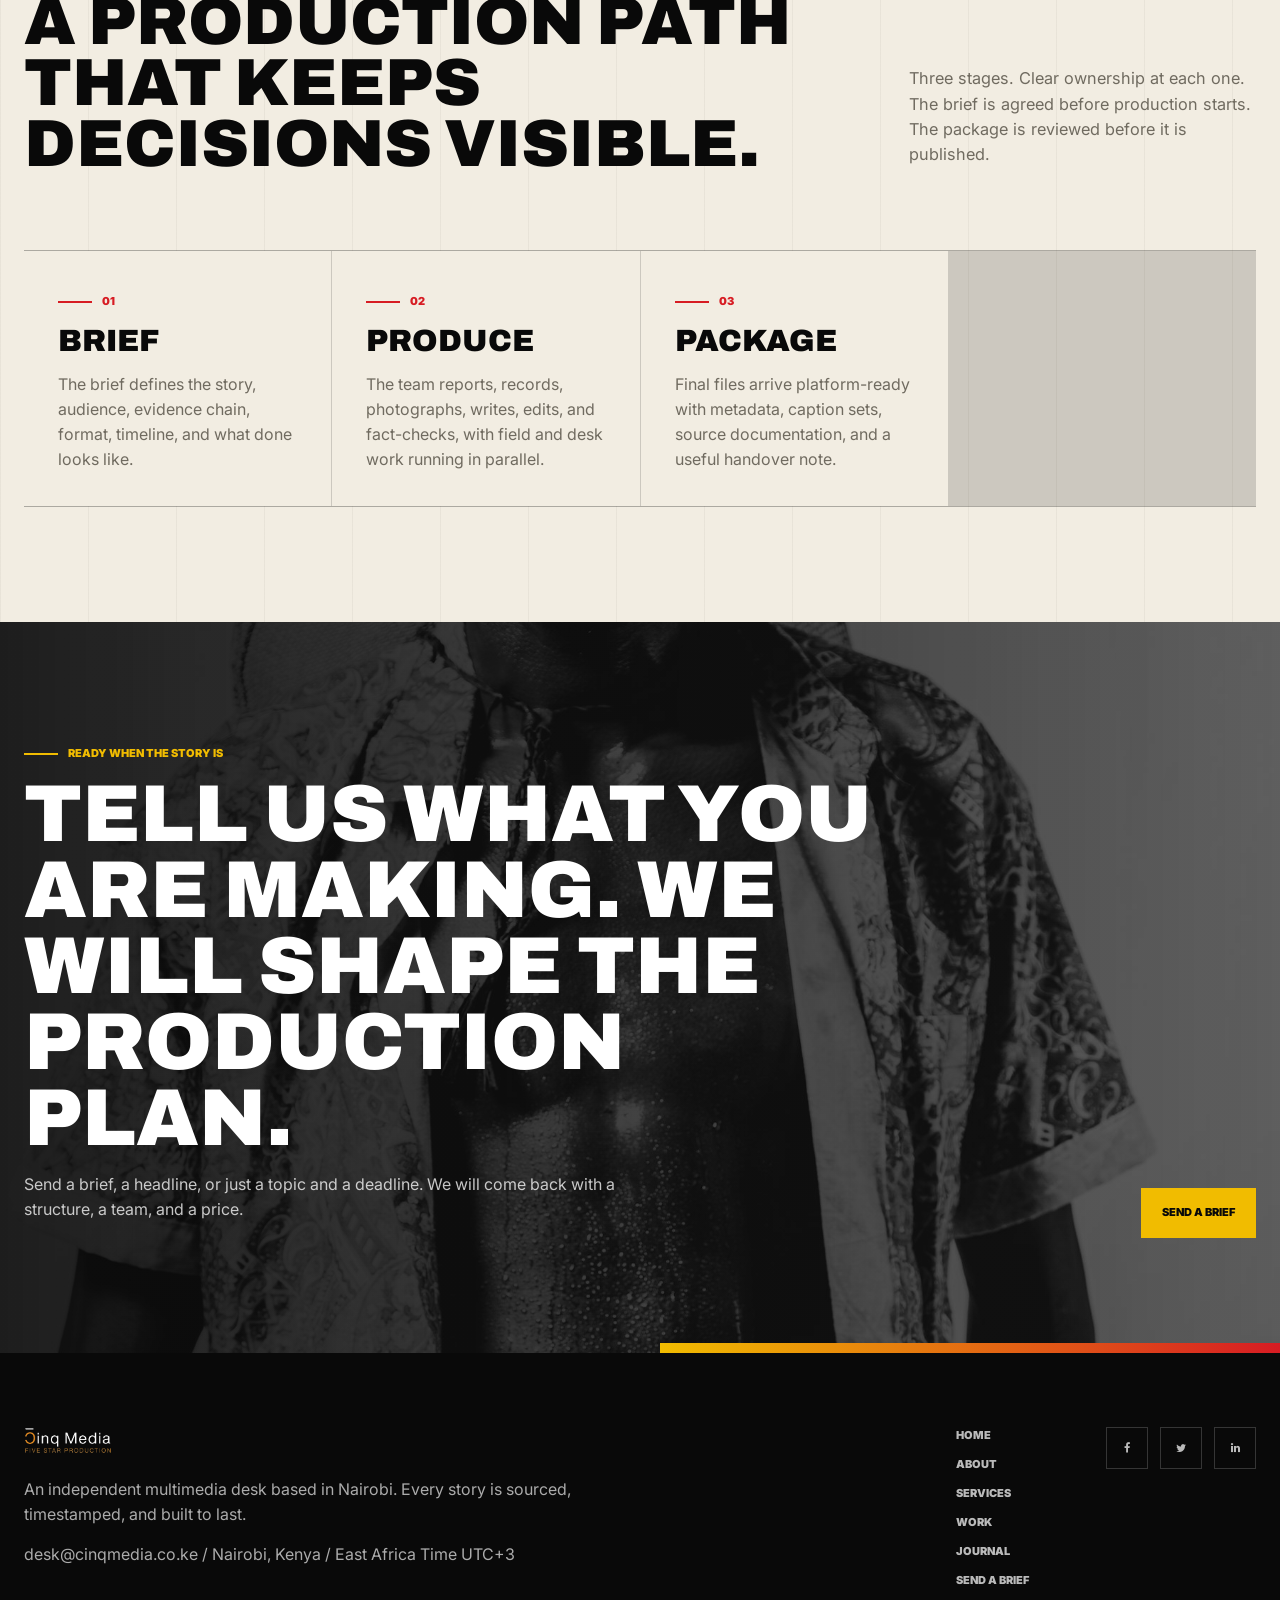
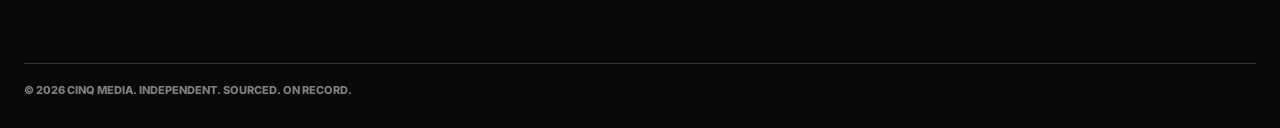
<file: services.html>
<!doctype html>
<html lang="en">
  <head>
    <meta charset="utf-8" />
    <meta name="viewport" content="width=device-width, initial-scale=1" />
    <title>Services | Cinq Media</title>
    <meta
      name="description"
      content="Cinq Media services include civic investigations, climate field packages, health explainers, market trackers, justice reporting, audio, video, and photography."
    />
    <link rel="stylesheet" href="css/font-awesome.min.css" />
    <link rel="stylesheet" href="css/cinq-media.css" />
  </head>
  <body>
    <a class="skip-link" href="#main">Skip to content</a>

    <header class="site-header">
      <div class="top-signal">
        <span><i class="live-dot" aria-hidden="true"></i>Live from Nairobi</span>
        <span>Investigations / Podcasts / Shorts / Photography / Campaign production</span>
      </div>
      <div class="nav-frame">
        <a class="brand" href="index.html" aria-label="Cinq Media home">
          <img src="images/cinqlogo-light.png" alt="Cinq Media" />
        </a>
        <button class="nav-toggle" type="button" aria-controls="primary-nav" aria-expanded="false" data-nav-toggle>
          <i class="fa fa-bars" aria-hidden="true"></i>
          <span class="sr-only">Open menu</span>
        </button>
        <nav class="site-nav" id="primary-nav" data-site-nav aria-label="Primary">
          <a href="index.html">Home</a>
          <a href="about.html">About</a>
          <a href="services.html" aria-current="page">Services</a>
          <a href="portfolio-1.html">Work</a>
          <a href="blog.html">Journal</a>
          <a class="nav-cta" href="contact.html">Send a brief</a>
        </nav>
      </div>
    </header>

    <main class="page-main" id="main">
      <section class="page-hero hero-services">
        <div class="shell">
          <div class="page-hero-copy glass-panel">
            <p class="eyebrow">What We Do</p>
            <h1 class="page-title">Production services for Kenyan story desks.</h1>
            <p class="lede">
              Civic investigations. Climate field packages. Health system
              explainers. Market trackers. Justice reporting. Visual essays
              that hold. If the story is real and it matters in Kenya, we know
              how to produce it.
            </p>
          </div>
        </div>
      </section>

      <section class="ticker" aria-label="Cinq Media services ticker">
        <div class="ticker-label">Services</div>
        <div class="ticker-track">
          <span>Story desks and liveblogs</span>
          <span>Field production</span>
          <span>Audio, video, photography</span>
          <span>Publishing-ready packages</span>
          <span>Hakuna content ya wapi wapi hapa</span>
        </div>
      </section>

      <section class="section">
        <div class="shell">
          <div class="section-head">
            <div>
              <p class="eyebrow">Production Desks</p>
              <h2 class="section-title">Everything you need to move from story idea to published package.</h2>
            </div>
            <p>
              Each desk starts with a brief. Then it becomes a reported story,
              a field image set, a podcast episode, a short video, and a social
              media package. The structure scales to what the story needs.
            </p>
          </div>

          <div class="service-grid">
            <article class="service-card">
              <h3>Cinq Civic Desk</h3>
              <p>Policy, parliament, health systems, elections, and public accountability. This is the beat where Kenyans get cheated the most and covered the least.</p>
              <ul class="service-list">
                <li>In-depth research, FOIA requests, and document sourcing</li>
                <li>Policy explainers in plain Kiswahili and English</li>
                <li>Source development and interview logistics</li>
                <li>Fact-checking and legal review before publication</li>
              </ul>
            </article>
            <article class="service-card">
              <h3>Cinq Audio</h3>
              <p>For stories that need a human voice to land properly. Sound is the detail a written paragraph cannot carry.</p>
              <ul class="service-list">
                <li>Story architecture and episode scripting</li>
                <li>Field recording, sit-down interviews, and vox pops</li>
                <li>Studio post-production, mixing, and mastering</li>
                <li>Full show notes, transcripts, and distribution packages</li>
              </ul>
            </article>
            <article class="service-card">
              <h3>Cinq Explainers</h3>
              <p>Not everyone has time to read the full SHA policy document. We read it, explain it, and make it impossible to misunderstand.</p>
              <ul class="service-list">
                <li>Data visualisation and infographics for print and digital</li>
                <li>Animated explainer videos under three minutes</li>
                <li>Plain-language summaries in English and Kiswahili</li>
                <li>Thumbnail and social card production</li>
              </ul>
            </article>
            <article class="service-card">
              <h3>Cinq Photography</h3>
              <p>Every frame we deliver was assigned, directed, and captioned by a journalist, not downloaded at 11pm before deadline.</p>
              <ul class="service-list">
                <li>Assignment direction and pre-production planning</li>
                <li>Documentary, news, and portrait photography</li>
                <li>Full post-production and metadata embedding</li>
                <li>Platform-specific delivery: print, web, social, broadcast</li>
              </ul>
            </article>
          </div>
        </div>
      </section>

      <section class="section blueprint">
        <div class="shell">
          <div class="section-head">
            <div>
              <p class="eyebrow">Packages</p>
              <h2 class="section-title">Three ways to keep the publication alive.</h2>
            </div>
            <p>
              Every package is built around a real editorial need, not a service
              tier. Tell us what you are trying to publish and we will recommend
              the structure.
            </p>
          </div>

          <div class="package-grid">
            <article class="package-card">
              <span class="tag">Plan</span>
              <h3>Story Setup</h3>
              <p>For editorial teams that need a live, structured publication today while reporters are still in the field.</p>
              <ul>
                <li>Full story brief and audience definition</li>
                <li>Structured story entries with metadata</li>
                <li>Publishing calendar and beat schedule</li>
                <li>Placeholder assets replaced by reported media on delivery</li>
              </ul>
            </article>
            <article class="package-card">
              <span class="tag">Produce</span>
              <h3>Reported Feature</h3>
              <p>For a major investigation, civic explainer, long-form photo essay, or climate field package.</p>
              <ul>
                <li>Pre-production planning and source development</li>
                <li>Field reporting, photography, and audio or video</li>
                <li>Full editorial production: copy, graphics, captions</li>
                <li>Published package with source archive and correction protocol</li>
              </ul>
            </article>
            <article class="package-card">
              <span class="tag">Scale</span>
              <h3>Live Desk</h3>
              <p>For stories that do not end: SHA updates, market price watches, election coverage, climate follow-up, court tracking.</p>
              <ul>
                <li>Ongoing story feed with fresh timestamps</li>
                <li>Regular audio, photography, and video updates</li>
                <li>Rolling editorial calendar with beat assignments</li>
                <li>Monthly editorial review and story arc development</li>
              </ul>
            </article>
          </div>
        </div>
      </section>

      <section class="section">
        <div class="shell">
          <div class="section-head">
            <div>
              <p class="eyebrow">How It Works</p>
              <h2 class="section-title">A production path that keeps decisions visible.</h2>
            </div>
            <p>
              Three stages. Clear ownership at each one. The brief is agreed
              before production starts. The package is reviewed before it is
              published.
            </p>
          </div>

          <div class="process-grid">
            <article class="process-card">
              <span class="tag">01</span>
              <h3>Brief</h3>
              <p>The brief defines the story, audience, evidence chain, format, timeline, and what done looks like.</p>
            </article>
            <article class="process-card">
              <span class="tag">02</span>
              <h3>Produce</h3>
              <p>The team reports, records, photographs, writes, edits, and fact-checks, with field and desk work running in parallel.</p>
            </article>
            <article class="process-card">
              <span class="tag">03</span>
              <h3>Package</h3>
              <p>Final files arrive platform-ready with metadata, caption sets, source documentation, and a useful handover note.</p>
            </article>
          </div>
        </div>
      </section>

      <section class="media-band">
        <div class="shell media-band-inner">
          <div class="broadcast-card glass-panel">
            <p class="eyebrow">Ready When The Story Is</p>
            <h2>Tell us what you are making. We will shape the production plan.</h2>
            <p>Send a brief, a headline, or just a topic and a deadline. We will come back with a structure, a team, and a price.</p>
          </div>
          <a class="button button-gold" href="contact.html">Send a brief</a>
        </div>
      </section>
    </main>

    <footer class="site-footer">
      <div class="shell footer-grid">
        <div>
          <a class="footer-brand" href="index.html">
            <img src="images/cinqlogo-light.png" alt="Cinq Media" />
          </a>
          <p>An independent multimedia desk based in Nairobi. Every story is sourced, timestamped, and built to last.</p>
          <p><a href="mailto:desk@cinqmedia.co.ke">desk@cinqmedia.co.ke</a> / Nairobi, Kenya / East Africa Time UTC+3</p>
        </div>
        <nav class="footer-nav" aria-label="Footer">
          <a href="index.html">Home</a>
          <a href="about.html">About</a>
          <a href="services.html">Services</a>
          <a href="portfolio-1.html">Work</a>
          <a href="blog.html">Journal</a>
          <a href="contact.html">Send a Brief</a>
        </nav>
        <div class="social-links" aria-label="Social links">
          <a href="#." aria-label="Facebook"><i class="fa fa-facebook" aria-hidden="true"></i></a>
          <a href="#." aria-label="Twitter"><i class="fa fa-twitter" aria-hidden="true"></i></a>
          <a href="#." aria-label="LinkedIn"><i class="fa fa-linkedin" aria-hidden="true"></i></a>
        </div>
      </div>
      <div class="copyright">&copy; 2026 Cinq Media. Independent. Sourced. On record.</div>
    </footer>

    <script src="js/cinq-media.js" defer></script>
  </body>
</html>
</file>
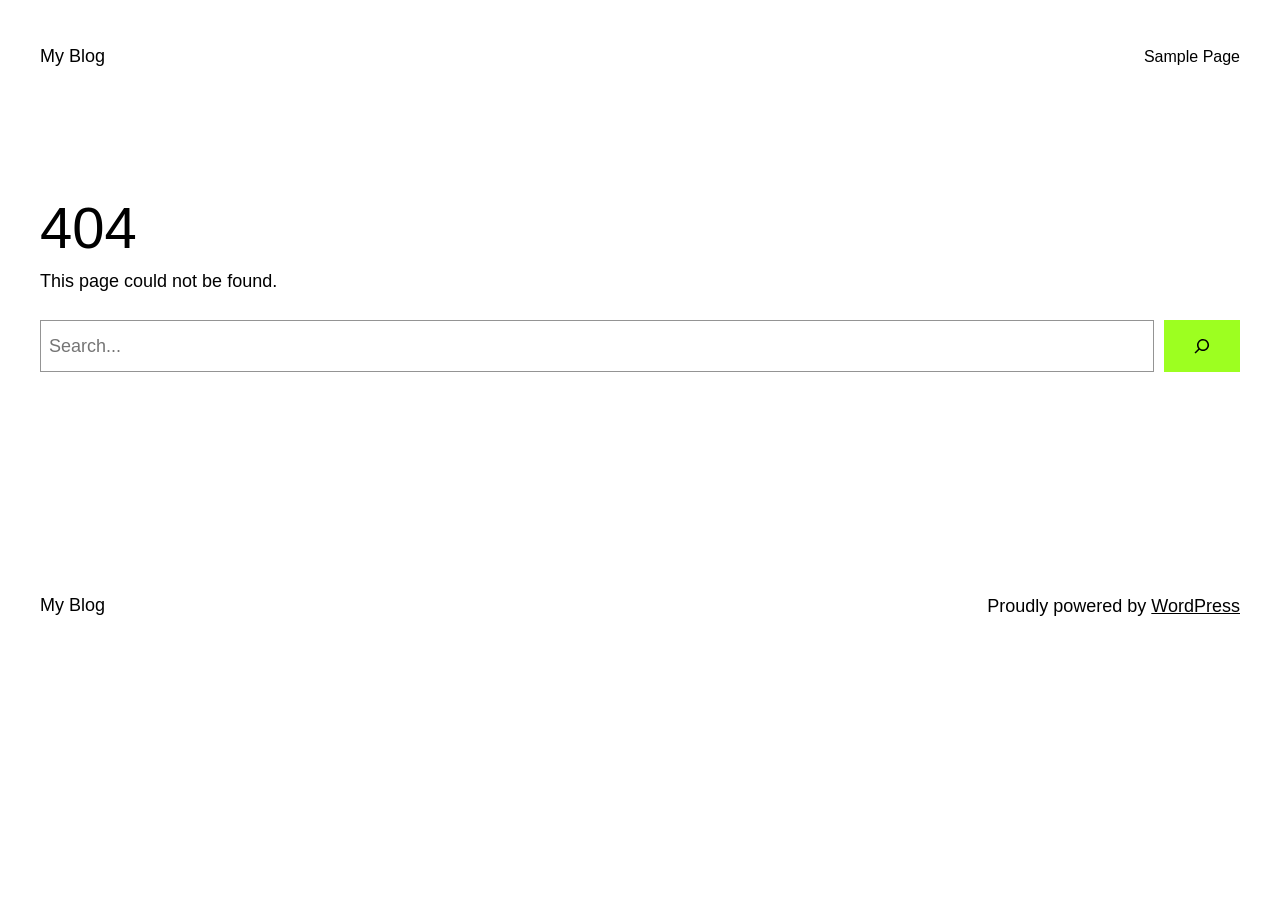
<file: css/owl.video.play.html>
<!DOCTYPE html>
<html lang="en-US">
<head>
	<meta charset="UTF-8" />
	<meta name="viewport" content="width=device-width, initial-scale=1" />
<meta name='robots' content='max-image-preview:large' />
<title>Page not found &#8211; My Blog</title>
<link rel="alternate" type="application/rss+xml" title="My Blog &raquo; Feed" href="https://demoxml.com/feed/" />
<link rel="alternate" type="application/rss+xml" title="My Blog &raquo; Comments Feed" href="https://demoxml.com/comments/feed/" />
<style id='wp-img-auto-sizes-contain-inline-css'>
img:is([sizes=auto i],[sizes^="auto," i]){contain-intrinsic-size:3000px 1500px}
/*# sourceURL=wp-img-auto-sizes-contain-inline-css */
</style>

<style id='wp-block-site-title-inline-css'>
.wp-block-site-title{box-sizing:border-box}.wp-block-site-title :where(a){color:inherit;font-family:inherit;font-size:inherit;font-style:inherit;font-weight:inherit;letter-spacing:inherit;line-height:inherit;text-decoration:inherit}
/*# sourceURL=https://demoxml.com/wp-includes/blocks/site-title/style.min.css */
</style>
<style id='wp-block-page-list-inline-css'>
.wp-block-navigation .wp-block-page-list{align-items:var(--navigation-layout-align,initial);background-color:inherit;display:flex;flex-direction:var(--navigation-layout-direction,initial);flex-wrap:var(--navigation-layout-wrap,wrap);justify-content:var(--navigation-layout-justify,initial)}.wp-block-navigation .wp-block-navigation-item{background-color:inherit}.wp-block-page-list{box-sizing:border-box}
/*# sourceURL=https://demoxml.com/wp-includes/blocks/page-list/style.min.css */
</style>
<style id='wp-block-navigation-inline-css'>
.wp-block-navigation{position:relative}.wp-block-navigation ul{margin-bottom:0;margin-left:0;margin-top:0;padding-left:0}.wp-block-navigation ul,.wp-block-navigation ul li{list-style:none;padding:0}.wp-block-navigation .wp-block-navigation-item{align-items:center;background-color:inherit;display:flex;position:relative}.wp-block-navigation .wp-block-navigation-item .wp-block-navigation__submenu-container:empty{display:none}.wp-block-navigation .wp-block-navigation-item__content{display:block;z-index:1}.wp-block-navigation .wp-block-navigation-item__content.wp-block-navigation-item__content{color:inherit}.wp-block-navigation.has-text-decoration-underline .wp-block-navigation-item__content,.wp-block-navigation.has-text-decoration-underline .wp-block-navigation-item__content:active,.wp-block-navigation.has-text-decoration-underline .wp-block-navigation-item__content:focus{text-decoration:underline}.wp-block-navigation.has-text-decoration-line-through .wp-block-navigation-item__content,.wp-block-navigation.has-text-decoration-line-through .wp-block-navigation-item__content:active,.wp-block-navigation.has-text-decoration-line-through .wp-block-navigation-item__content:focus{text-decoration:line-through}.wp-block-navigation :where(a),.wp-block-navigation :where(a:active),.wp-block-navigation :where(a:focus){text-decoration:none}.wp-block-navigation .wp-block-navigation__submenu-icon{align-self:center;background-color:inherit;border:none;color:currentColor;display:inline-block;font-size:inherit;height:.6em;line-height:0;margin-left:.25em;padding:0;width:.6em}.wp-block-navigation .wp-block-navigation__submenu-icon svg{display:inline-block;stroke:currentColor;height:inherit;margin-top:.075em;width:inherit}.wp-block-navigation{--navigation-layout-justification-setting:flex-start;--navigation-layout-direction:row;--navigation-layout-wrap:wrap;--navigation-layout-justify:flex-start;--navigation-layout-align:center}.wp-block-navigation.is-vertical{--navigation-layout-direction:column;--navigation-layout-justify:initial;--navigation-layout-align:flex-start}.wp-block-navigation.no-wrap{--navigation-layout-wrap:nowrap}.wp-block-navigation.items-justified-center{--navigation-layout-justification-setting:center;--navigation-layout-justify:center}.wp-block-navigation.items-justified-center.is-vertical{--navigation-layout-align:center}.wp-block-navigation.items-justified-right{--navigation-layout-justification-setting:flex-end;--navigation-layout-justify:flex-end}.wp-block-navigation.items-justified-right.is-vertical{--navigation-layout-align:flex-end}.wp-block-navigation.items-justified-space-between{--navigation-layout-justification-setting:space-between;--navigation-layout-justify:space-between}.wp-block-navigation .has-child .wp-block-navigation__submenu-container{align-items:normal;background-color:inherit;color:inherit;display:flex;flex-direction:column;opacity:0;position:absolute;z-index:2}@media not (prefers-reduced-motion){.wp-block-navigation .has-child .wp-block-navigation__submenu-container{transition:opacity .1s linear}}.wp-block-navigation .has-child .wp-block-navigation__submenu-container{height:0;overflow:hidden;visibility:hidden;width:0}.wp-block-navigation .has-child .wp-block-navigation__submenu-container>.wp-block-navigation-item>.wp-block-navigation-item__content{display:flex;flex-grow:1;padding:.5em 1em}.wp-block-navigation .has-child .wp-block-navigation__submenu-container>.wp-block-navigation-item>.wp-block-navigation-item__content .wp-block-navigation__submenu-icon{margin-left:auto;margin-right:0}.wp-block-navigation .has-child .wp-block-navigation__submenu-container .wp-block-navigation-item__content{margin:0}.wp-block-navigation .has-child .wp-block-navigation__submenu-container{left:-1px;top:100%}@media (min-width:782px){.wp-block-navigation .has-child .wp-block-navigation__submenu-container .wp-block-navigation__submenu-container{left:100%;top:-1px}.wp-block-navigation .has-child .wp-block-navigation__submenu-container .wp-block-navigation__submenu-container:before{background:#0000;content:"";display:block;height:100%;position:absolute;right:100%;width:.5em}.wp-block-navigation .has-child .wp-block-navigation__submenu-container .wp-block-navigation__submenu-icon{margin-right:.25em}.wp-block-navigation .has-child .wp-block-navigation__submenu-container .wp-block-navigation__submenu-icon svg{transform:rotate(-90deg)}}.wp-block-navigation .has-child .wp-block-navigation-submenu__toggle[aria-expanded=true]~.wp-block-navigation__submenu-container,.wp-block-navigation .has-child:not(.open-on-click):hover>.wp-block-navigation__submenu-container,.wp-block-navigation .has-child:not(.open-on-click):not(.open-on-hover-click):focus-within>.wp-block-navigation__submenu-container{height:auto;min-width:200px;opacity:1;overflow:visible;visibility:visible;width:auto}.wp-block-navigation.has-background .has-child .wp-block-navigation__submenu-container{left:0;top:100%}@media (min-width:782px){.wp-block-navigation.has-background .has-child .wp-block-navigation__submenu-container .wp-block-navigation__submenu-container{left:100%;top:0}}.wp-block-navigation-submenu{display:flex;position:relative}.wp-block-navigation-submenu .wp-block-navigation__submenu-icon svg{stroke:currentColor}button.wp-block-navigation-item__content{background-color:initial;border:none;color:currentColor;font-family:inherit;font-size:inherit;font-style:inherit;font-weight:inherit;letter-spacing:inherit;line-height:inherit;text-align:left;text-transform:inherit}.wp-block-navigation-submenu__toggle{cursor:pointer}.wp-block-navigation-submenu__toggle[aria-expanded=true]+.wp-block-navigation__submenu-icon>svg,.wp-block-navigation-submenu__toggle[aria-expanded=true]>svg{transform:rotate(180deg)}.wp-block-navigation-item.open-on-click .wp-block-navigation-submenu__toggle{padding-left:0;padding-right:.85em}.wp-block-navigation-item.open-on-click .wp-block-navigation-submenu__toggle+.wp-block-navigation__submenu-icon{margin-left:-.6em;pointer-events:none}.wp-block-navigation-item.open-on-click button.wp-block-navigation-item__content:not(.wp-block-navigation-submenu__toggle){padding:0}.wp-block-navigation .wp-block-page-list,.wp-block-navigation__container,.wp-block-navigation__responsive-close,.wp-block-navigation__responsive-container,.wp-block-navigation__responsive-container-content,.wp-block-navigation__responsive-dialog{gap:inherit}:where(.wp-block-navigation.has-background .wp-block-navigation-item a:not(.wp-element-button)),:where(.wp-block-navigation.has-background .wp-block-navigation-submenu a:not(.wp-element-button)){padding:.5em 1em}:where(.wp-block-navigation .wp-block-navigation__submenu-container .wp-block-navigation-item a:not(.wp-element-button)),:where(.wp-block-navigation .wp-block-navigation__submenu-container .wp-block-navigation-submenu a:not(.wp-element-button)),:where(.wp-block-navigation .wp-block-navigation__submenu-container .wp-block-navigation-submenu button.wp-block-navigation-item__content),:where(.wp-block-navigation .wp-block-navigation__submenu-container .wp-block-pages-list__item button.wp-block-navigation-item__content){padding:.5em 1em}.wp-block-navigation.items-justified-right .wp-block-navigation__container .has-child .wp-block-navigation__submenu-container,.wp-block-navigation.items-justified-right .wp-block-page-list>.has-child .wp-block-navigation__submenu-container,.wp-block-navigation.items-justified-space-between .wp-block-page-list>.has-child:last-child .wp-block-navigation__submenu-container,.wp-block-navigation.items-justified-space-between>.wp-block-navigation__container>.has-child:last-child .wp-block-navigation__submenu-container{left:auto;right:0}.wp-block-navigation.items-justified-right .wp-block-navigation__container .has-child .wp-block-navigation__submenu-container .wp-block-navigation__submenu-container,.wp-block-navigation.items-justified-right .wp-block-page-list>.has-child .wp-block-navigation__submenu-container .wp-block-navigation__submenu-container,.wp-block-navigation.items-justified-space-between .wp-block-page-list>.has-child:last-child .wp-block-navigation__submenu-container .wp-block-navigation__submenu-container,.wp-block-navigation.items-justified-space-between>.wp-block-navigation__container>.has-child:last-child .wp-block-navigation__submenu-container .wp-block-navigation__submenu-container{left:-1px;right:-1px}@media (min-width:782px){.wp-block-navigation.items-justified-right .wp-block-navigation__container .has-child .wp-block-navigation__submenu-container .wp-block-navigation__submenu-container,.wp-block-navigation.items-justified-right .wp-block-page-list>.has-child .wp-block-navigation__submenu-container .wp-block-navigation__submenu-container,.wp-block-navigation.items-justified-space-between .wp-block-page-list>.has-child:last-child .wp-block-navigation__submenu-container .wp-block-navigation__submenu-container,.wp-block-navigation.items-justified-space-between>.wp-block-navigation__container>.has-child:last-child .wp-block-navigation__submenu-container .wp-block-navigation__submenu-container{left:auto;right:100%}}.wp-block-navigation:not(.has-background) .wp-block-navigation__submenu-container{background-color:#fff;border:1px solid #00000026}.wp-block-navigation.has-background .wp-block-navigation__submenu-container{background-color:inherit}.wp-block-navigation:not(.has-text-color) .wp-block-navigation__submenu-container{color:#000}.wp-block-navigation__container{align-items:var(--navigation-layout-align,initial);display:flex;flex-direction:var(--navigation-layout-direction,initial);flex-wrap:var(--navigation-layout-wrap,wrap);justify-content:var(--navigation-layout-justify,initial);list-style:none;margin:0;padding-left:0}.wp-block-navigation__container .is-responsive{display:none}.wp-block-navigation__container:only-child,.wp-block-page-list:only-child{flex-grow:1}@keyframes overlay-menu__fade-in-animation{0%{opacity:0;transform:translateY(.5em)}to{opacity:1;transform:translateY(0)}}.wp-block-navigation__responsive-container{bottom:0;display:none;left:0;position:fixed;right:0;top:0}.wp-block-navigation__responsive-container :where(.wp-block-navigation-item a){color:inherit}.wp-block-navigation__responsive-container .wp-block-navigation__responsive-container-content{align-items:var(--navigation-layout-align,initial);display:flex;flex-direction:var(--navigation-layout-direction,initial);flex-wrap:var(--navigation-layout-wrap,wrap);justify-content:var(--navigation-layout-justify,initial)}.wp-block-navigation__responsive-container:not(.is-menu-open.is-menu-open){background-color:inherit!important;color:inherit!important}.wp-block-navigation__responsive-container.is-menu-open{background-color:inherit;display:flex;flex-direction:column}@media not (prefers-reduced-motion){.wp-block-navigation__responsive-container.is-menu-open{animation:overlay-menu__fade-in-animation .1s ease-out;animation-fill-mode:forwards}}.wp-block-navigation__responsive-container.is-menu-open{overflow:auto;padding:clamp(1rem,var(--wp--style--root--padding-top),20rem) clamp(1rem,var(--wp--style--root--padding-right),20rem) clamp(1rem,var(--wp--style--root--padding-bottom),20rem) clamp(1rem,var(--wp--style--root--padding-left),20rem);z-index:100000}.wp-block-navigation__responsive-container.is-menu-open .wp-block-navigation__responsive-container-content{align-items:var(--navigation-layout-justification-setting,inherit);display:flex;flex-direction:column;flex-wrap:nowrap;overflow:visible;padding-top:calc(2rem + 24px)}.wp-block-navigation__responsive-container.is-menu-open .wp-block-navigation__responsive-container-content,.wp-block-navigation__responsive-container.is-menu-open .wp-block-navigation__responsive-container-content .wp-block-navigation__container,.wp-block-navigation__responsive-container.is-menu-open .wp-block-navigation__responsive-container-content .wp-block-page-list{justify-content:flex-start}.wp-block-navigation__responsive-container.is-menu-open .wp-block-navigation__responsive-container-content .wp-block-navigation__submenu-icon{display:none}.wp-block-navigation__responsive-container.is-menu-open .wp-block-navigation__responsive-container-content .has-child .wp-block-navigation__submenu-container{border:none;height:auto;min-width:200px;opacity:1;overflow:initial;padding-left:2rem;padding-right:2rem;position:static;visibility:visible;width:auto}.wp-block-navigation__responsive-container.is-menu-open .wp-block-navigation__responsive-container-content .wp-block-navigation__container,.wp-block-navigation__responsive-container.is-menu-open .wp-block-navigation__responsive-container-content .wp-block-navigation__submenu-container{gap:inherit}.wp-block-navigation__responsive-container.is-menu-open .wp-block-navigation__responsive-container-content .wp-block-navigation__submenu-container{padding-top:var(--wp--style--block-gap,2em)}.wp-block-navigation__responsive-container.is-menu-open .wp-block-navigation__responsive-container-content .wp-block-navigation-item__content{padding:0}.wp-block-navigation__responsive-container.is-menu-open .wp-block-navigation__responsive-container-content .wp-block-navigation-item,.wp-block-navigation__responsive-container.is-menu-open .wp-block-navigation__responsive-container-content .wp-block-navigation__container,.wp-block-navigation__responsive-container.is-menu-open .wp-block-navigation__responsive-container-content .wp-block-page-list{align-items:var(--navigation-layout-justification-setting,initial);display:flex;flex-direction:column}.wp-block-navigation__responsive-container.is-menu-open .wp-block-navigation-item,.wp-block-navigation__responsive-container.is-menu-open .wp-block-navigation-item .wp-block-navigation__submenu-container,.wp-block-navigation__responsive-container.is-menu-open .wp-block-navigation__container,.wp-block-navigation__responsive-container.is-menu-open .wp-block-page-list{background:#0000!important;color:inherit!important}.wp-block-navigation__responsive-container.is-menu-open .wp-block-navigation__submenu-container.wp-block-navigation__submenu-container.wp-block-navigation__submenu-container.wp-block-navigation__submenu-container{left:auto;right:auto}@media (min-width:600px){.wp-block-navigation__responsive-container:not(.hidden-by-default):not(.is-menu-open){background-color:inherit;display:block;position:relative;width:100%;z-index:auto}.wp-block-navigation__responsive-container:not(.hidden-by-default):not(.is-menu-open) .wp-block-navigation__responsive-container-close{display:none}.wp-block-navigation__responsive-container.is-menu-open .wp-block-navigation__submenu-container.wp-block-navigation__submenu-container.wp-block-navigation__submenu-container.wp-block-navigation__submenu-container{left:0}}.wp-block-navigation:not(.has-background) .wp-block-navigation__responsive-container.is-menu-open{background-color:#fff}.wp-block-navigation:not(.has-text-color) .wp-block-navigation__responsive-container.is-menu-open{color:#000}.wp-block-navigation__toggle_button_label{font-size:1rem;font-weight:700}.wp-block-navigation__responsive-container-close,.wp-block-navigation__responsive-container-open{background:#0000;border:none;color:currentColor;cursor:pointer;margin:0;padding:0;text-transform:inherit;vertical-align:middle}.wp-block-navigation__responsive-container-close svg,.wp-block-navigation__responsive-container-open svg{fill:currentColor;display:block;height:24px;pointer-events:none;width:24px}.wp-block-navigation__responsive-container-open{display:flex}.wp-block-navigation__responsive-container-open.wp-block-navigation__responsive-container-open.wp-block-navigation__responsive-container-open{font-family:inherit;font-size:inherit;font-weight:inherit}@media (min-width:600px){.wp-block-navigation__responsive-container-open:not(.always-shown){display:none}}.wp-block-navigation__responsive-container-close{position:absolute;right:0;top:0;z-index:2}.wp-block-navigation__responsive-container-close.wp-block-navigation__responsive-container-close.wp-block-navigation__responsive-container-close{font-family:inherit;font-size:inherit;font-weight:inherit}.wp-block-navigation__responsive-close{width:100%}.has-modal-open .wp-block-navigation__responsive-close{margin-left:auto;margin-right:auto;max-width:var(--wp--style--global--wide-size,100%)}.wp-block-navigation__responsive-close:focus{outline:none}.is-menu-open .wp-block-navigation__responsive-close,.is-menu-open .wp-block-navigation__responsive-container-content,.is-menu-open .wp-block-navigation__responsive-dialog{box-sizing:border-box}.wp-block-navigation__responsive-dialog{position:relative}.has-modal-open .admin-bar .is-menu-open .wp-block-navigation__responsive-dialog{margin-top:46px}@media (min-width:782px){.has-modal-open .admin-bar .is-menu-open .wp-block-navigation__responsive-dialog{margin-top:32px}}html.has-modal-open{overflow:hidden}
/*# sourceURL=https://demoxml.com/wp-includes/blocks/navigation/style.min.css */
</style>
<style id='wp-block-group-inline-css'>
.wp-block-group{box-sizing:border-box}:where(.wp-block-group.wp-block-group-is-layout-constrained){position:relative}
/*# sourceURL=https://demoxml.com/wp-includes/blocks/group/style.min.css */
</style>
<style id='wp-block-spacer-inline-css'>
.wp-block-spacer{clear:both}
/*# sourceURL=https://demoxml.com/wp-includes/blocks/spacer/style.min.css */
</style>
<style id='wp-block-heading-inline-css'>
h1:where(.wp-block-heading).has-background,h2:where(.wp-block-heading).has-background,h3:where(.wp-block-heading).has-background,h4:where(.wp-block-heading).has-background,h5:where(.wp-block-heading).has-background,h6:where(.wp-block-heading).has-background{padding:1.25em 2.375em}h1.has-text-align-left[style*=writing-mode]:where([style*=vertical-lr]),h1.has-text-align-right[style*=writing-mode]:where([style*=vertical-rl]),h2.has-text-align-left[style*=writing-mode]:where([style*=vertical-lr]),h2.has-text-align-right[style*=writing-mode]:where([style*=vertical-rl]),h3.has-text-align-left[style*=writing-mode]:where([style*=vertical-lr]),h3.has-text-align-right[style*=writing-mode]:where([style*=vertical-rl]),h4.has-text-align-left[style*=writing-mode]:where([style*=vertical-lr]),h4.has-text-align-right[style*=writing-mode]:where([style*=vertical-rl]),h5.has-text-align-left[style*=writing-mode]:where([style*=vertical-lr]),h5.has-text-align-right[style*=writing-mode]:where([style*=vertical-rl]),h6.has-text-align-left[style*=writing-mode]:where([style*=vertical-lr]),h6.has-text-align-right[style*=writing-mode]:where([style*=vertical-rl]){rotate:180deg}
/*# sourceURL=https://demoxml.com/wp-includes/blocks/heading/style.min.css */
</style>
<style id='wp-block-paragraph-inline-css'>
.is-small-text{font-size:.875em}.is-regular-text{font-size:1em}.is-large-text{font-size:2.25em}.is-larger-text{font-size:3em}.has-drop-cap:not(:focus):first-letter{float:left;font-size:8.4em;font-style:normal;font-weight:100;line-height:.68;margin:.05em .1em 0 0;text-transform:uppercase}body.rtl .has-drop-cap:not(:focus):first-letter{float:none;margin-left:.1em}p.has-drop-cap.has-background{overflow:hidden}:root :where(p.has-background){padding:1.25em 2.375em}:where(p.has-text-color:not(.has-link-color)) a{color:inherit}p.has-text-align-left[style*="writing-mode:vertical-lr"],p.has-text-align-right[style*="writing-mode:vertical-rl"]{rotate:180deg}
/*# sourceURL=https://demoxml.com/wp-includes/blocks/paragraph/style.min.css */
</style>
<style id='wp-block-search-inline-css'>
.wp-block-search__button{margin-left:10px;word-break:normal}.wp-block-search__button.has-icon{line-height:0}.wp-block-search__button svg{height:1.25em;min-height:24px;min-width:24px;width:1.25em;fill:currentColor;vertical-align:text-bottom}:where(.wp-block-search__button){border:1px solid #ccc;padding:6px 10px}.wp-block-search__inside-wrapper{display:flex;flex:auto;flex-wrap:nowrap;max-width:100%}.wp-block-search__label{width:100%}.wp-block-search.wp-block-search__button-only .wp-block-search__button{box-sizing:border-box;display:flex;flex-shrink:0;justify-content:center;margin-left:0;max-width:100%}.wp-block-search.wp-block-search__button-only .wp-block-search__inside-wrapper{min-width:0!important;transition-property:width}.wp-block-search.wp-block-search__button-only .wp-block-search__input{flex-basis:100%;transition-duration:.3s}.wp-block-search.wp-block-search__button-only.wp-block-search__searchfield-hidden,.wp-block-search.wp-block-search__button-only.wp-block-search__searchfield-hidden .wp-block-search__inside-wrapper{overflow:hidden}.wp-block-search.wp-block-search__button-only.wp-block-search__searchfield-hidden .wp-block-search__input{border-left-width:0!important;border-right-width:0!important;flex-basis:0;flex-grow:0;margin:0;min-width:0!important;padding-left:0!important;padding-right:0!important;width:0!important}:where(.wp-block-search__input){appearance:none;border:1px solid #949494;flex-grow:1;font-family:inherit;font-size:inherit;font-style:inherit;font-weight:inherit;letter-spacing:inherit;line-height:inherit;margin-left:0;margin-right:0;min-width:3rem;padding:8px;text-decoration:unset!important;text-transform:inherit}:where(.wp-block-search__button-inside .wp-block-search__inside-wrapper){background-color:#fff;border:1px solid #949494;box-sizing:border-box;padding:4px}:where(.wp-block-search__button-inside .wp-block-search__inside-wrapper) .wp-block-search__input{border:none;border-radius:0;padding:0 4px}:where(.wp-block-search__button-inside .wp-block-search__inside-wrapper) .wp-block-search__input:focus{outline:none}:where(.wp-block-search__button-inside .wp-block-search__inside-wrapper) :where(.wp-block-search__button){padding:4px 8px}.wp-block-search.aligncenter .wp-block-search__inside-wrapper{margin:auto}.wp-block[data-align=right] .wp-block-search.wp-block-search__button-only .wp-block-search__inside-wrapper{float:right}
/*# sourceURL=https://demoxml.com/wp-includes/blocks/search/style.min.css */
</style>
<style id='wp-emoji-styles-inline-css'>

	img.wp-smiley, img.emoji {
		display: inline !important;
		border: none !important;
		box-shadow: none !important;
		height: 1em !important;
		width: 1em !important;
		margin: 0 0.07em !important;
		vertical-align: -0.1em !important;
		background: none !important;
		padding: 0 !important;
	}
/*# sourceURL=wp-emoji-styles-inline-css */
</style>
<style id='wp-block-library-inline-css'>
:root{--wp-block-synced-color:#7a00df;--wp-block-synced-color--rgb:122,0,223;--wp-bound-block-color:var(--wp-block-synced-color);--wp-editor-canvas-background:#ddd;--wp-admin-theme-color:#007cba;--wp-admin-theme-color--rgb:0,124,186;--wp-admin-theme-color-darker-10:#006ba1;--wp-admin-theme-color-darker-10--rgb:0,107,160.5;--wp-admin-theme-color-darker-20:#005a87;--wp-admin-theme-color-darker-20--rgb:0,90,135;--wp-admin-border-width-focus:2px}@media (min-resolution:192dpi){:root{--wp-admin-border-width-focus:1.5px}}.wp-element-button{cursor:pointer}:root .has-very-light-gray-background-color{background-color:#eee}:root .has-very-dark-gray-background-color{background-color:#313131}:root .has-very-light-gray-color{color:#eee}:root .has-very-dark-gray-color{color:#313131}:root .has-vivid-green-cyan-to-vivid-cyan-blue-gradient-background{background:linear-gradient(135deg,#00d084,#0693e3)}:root .has-purple-crush-gradient-background{background:linear-gradient(135deg,#34e2e4,#4721fb 50%,#ab1dfe)}:root .has-hazy-dawn-gradient-background{background:linear-gradient(135deg,#faaca8,#dad0ec)}:root .has-subdued-olive-gradient-background{background:linear-gradient(135deg,#fafae1,#67a671)}:root .has-atomic-cream-gradient-background{background:linear-gradient(135deg,#fdd79a,#004a59)}:root .has-nightshade-gradient-background{background:linear-gradient(135deg,#330968,#31cdcf)}:root .has-midnight-gradient-background{background:linear-gradient(135deg,#020381,#2874fc)}:root{--wp--preset--font-size--normal:16px;--wp--preset--font-size--huge:42px}.has-regular-font-size{font-size:1em}.has-larger-font-size{font-size:2.625em}.has-normal-font-size{font-size:var(--wp--preset--font-size--normal)}.has-huge-font-size{font-size:var(--wp--preset--font-size--huge)}.has-text-align-center{text-align:center}.has-text-align-left{text-align:left}.has-text-align-right{text-align:right}.has-fit-text{white-space:nowrap!important}#end-resizable-editor-section{display:none}.aligncenter{clear:both}.items-justified-left{justify-content:flex-start}.items-justified-center{justify-content:center}.items-justified-right{justify-content:flex-end}.items-justified-space-between{justify-content:space-between}.screen-reader-text{border:0;clip-path:inset(50%);height:1px;margin:-1px;overflow:hidden;padding:0;position:absolute;width:1px;word-wrap:normal!important}.screen-reader-text:focus{background-color:#ddd;clip-path:none;color:#444;display:block;font-size:1em;height:auto;left:5px;line-height:normal;padding:15px 23px 14px;text-decoration:none;top:5px;width:auto;z-index:100000}html :where(.has-border-color){border-style:solid}html :where([style*=border-top-color]){border-top-style:solid}html :where([style*=border-right-color]){border-right-style:solid}html :where([style*=border-bottom-color]){border-bottom-style:solid}html :where([style*=border-left-color]){border-left-style:solid}html :where([style*=border-width]){border-style:solid}html :where([style*=border-top-width]){border-top-style:solid}html :where([style*=border-right-width]){border-right-style:solid}html :where([style*=border-bottom-width]){border-bottom-style:solid}html :where([style*=border-left-width]){border-left-style:solid}html :where(img[class*=wp-image-]){height:auto;max-width:100%}:where(figure){margin:0 0 1em}html :where(.is-position-sticky){--wp-admin--admin-bar--position-offset:var(--wp-admin--admin-bar--height,0px)}@media screen and (max-width:600px){html :where(.is-position-sticky){--wp-admin--admin-bar--position-offset:0px}}
/*# sourceURL=/wp-includes/css/dist/block-library/common.min.css */
</style>
<style id='global-styles-inline-css'>
:root{--wp--preset--aspect-ratio--square: 1;--wp--preset--aspect-ratio--4-3: 4/3;--wp--preset--aspect-ratio--3-4: 3/4;--wp--preset--aspect-ratio--3-2: 3/2;--wp--preset--aspect-ratio--2-3: 2/3;--wp--preset--aspect-ratio--16-9: 16/9;--wp--preset--aspect-ratio--9-16: 9/16;--wp--preset--color--black: #000000;--wp--preset--color--cyan-bluish-gray: #abb8c3;--wp--preset--color--white: #ffffff;--wp--preset--color--pale-pink: #f78da7;--wp--preset--color--vivid-red: #cf2e2e;--wp--preset--color--luminous-vivid-orange: #ff6900;--wp--preset--color--luminous-vivid-amber: #fcb900;--wp--preset--color--light-green-cyan: #7bdcb5;--wp--preset--color--vivid-green-cyan: #00d084;--wp--preset--color--pale-cyan-blue: #8ed1fc;--wp--preset--color--vivid-cyan-blue: #0693e3;--wp--preset--color--vivid-purple: #9b51e0;--wp--preset--color--base: #ffffff;--wp--preset--color--contrast: #000000;--wp--preset--color--primary: #9DFF20;--wp--preset--color--secondary: #345C00;--wp--preset--color--tertiary: #F6F6F6;--wp--preset--gradient--vivid-cyan-blue-to-vivid-purple: linear-gradient(135deg,rgb(6,147,227) 0%,rgb(155,81,224) 100%);--wp--preset--gradient--light-green-cyan-to-vivid-green-cyan: linear-gradient(135deg,rgb(122,220,180) 0%,rgb(0,208,130) 100%);--wp--preset--gradient--luminous-vivid-amber-to-luminous-vivid-orange: linear-gradient(135deg,rgb(252,185,0) 0%,rgb(255,105,0) 100%);--wp--preset--gradient--luminous-vivid-orange-to-vivid-red: linear-gradient(135deg,rgb(255,105,0) 0%,rgb(207,46,46) 100%);--wp--preset--gradient--very-light-gray-to-cyan-bluish-gray: linear-gradient(135deg,rgb(238,238,238) 0%,rgb(169,184,195) 100%);--wp--preset--gradient--cool-to-warm-spectrum: linear-gradient(135deg,rgb(74,234,220) 0%,rgb(151,120,209) 20%,rgb(207,42,186) 40%,rgb(238,44,130) 60%,rgb(251,105,98) 80%,rgb(254,248,76) 100%);--wp--preset--gradient--blush-light-purple: linear-gradient(135deg,rgb(255,206,236) 0%,rgb(152,150,240) 100%);--wp--preset--gradient--blush-bordeaux: linear-gradient(135deg,rgb(254,205,165) 0%,rgb(254,45,45) 50%,rgb(107,0,62) 100%);--wp--preset--gradient--luminous-dusk: linear-gradient(135deg,rgb(255,203,112) 0%,rgb(199,81,192) 50%,rgb(65,88,208) 100%);--wp--preset--gradient--pale-ocean: linear-gradient(135deg,rgb(255,245,203) 0%,rgb(182,227,212) 50%,rgb(51,167,181) 100%);--wp--preset--gradient--electric-grass: linear-gradient(135deg,rgb(202,248,128) 0%,rgb(113,206,126) 100%);--wp--preset--gradient--midnight: linear-gradient(135deg,rgb(2,3,129) 0%,rgb(40,116,252) 100%);--wp--preset--font-size--small: clamp(0.875rem, 0.875rem + ((1vw - 0.2rem) * 0.227), 1rem);--wp--preset--font-size--medium: clamp(1rem, 1rem + ((1vw - 0.2rem) * 0.227), 1.125rem);--wp--preset--font-size--large: clamp(1.75rem, 1.75rem + ((1vw - 0.2rem) * 0.227), 1.875rem);--wp--preset--font-size--x-large: 2.25rem;--wp--preset--font-size--xx-large: clamp(6.1rem, 6.1rem + ((1vw - 0.2rem) * 7.091), 10rem);--wp--preset--font-family--dm-sans: "DM Sans", sans-serif;--wp--preset--font-family--ibm-plex-mono: 'IBM Plex Mono', monospace;--wp--preset--font-family--inter: "Inter", sans-serif;--wp--preset--font-family--system-font: -apple-system,BlinkMacSystemFont,"Segoe UI",Roboto,Oxygen-Sans,Ubuntu,Cantarell,"Helvetica Neue",sans-serif;--wp--preset--font-family--source-serif-pro: "Source Serif Pro", serif;--wp--preset--spacing--20: 0.44rem;--wp--preset--spacing--30: clamp(1.5rem, 5vw, 2rem);--wp--preset--spacing--40: clamp(1.8rem, 1.8rem + ((1vw - 0.48rem) * 2.885), 3rem);--wp--preset--spacing--50: clamp(2.5rem, 8vw, 4.5rem);--wp--preset--spacing--60: clamp(3.75rem, 10vw, 7rem);--wp--preset--spacing--70: clamp(5rem, 5.25rem + ((1vw - 0.48rem) * 9.096), 8rem);--wp--preset--spacing--80: clamp(7rem, 14vw, 11rem);--wp--preset--shadow--natural: 6px 6px 9px rgba(0, 0, 0, 0.2);--wp--preset--shadow--deep: 12px 12px 50px rgba(0, 0, 0, 0.4);--wp--preset--shadow--sharp: 6px 6px 0px rgba(0, 0, 0, 0.2);--wp--preset--shadow--outlined: 6px 6px 0px -3px rgb(255, 255, 255), 6px 6px rgb(0, 0, 0);--wp--preset--shadow--crisp: 6px 6px 0px rgb(0, 0, 0);}:root { --wp--style--global--content-size: 650px;--wp--style--global--wide-size: 1200px; }:where(body) { margin: 0; }.wp-site-blocks { padding-top: var(--wp--style--root--padding-top); padding-bottom: var(--wp--style--root--padding-bottom); }.has-global-padding { padding-right: var(--wp--style--root--padding-right); padding-left: var(--wp--style--root--padding-left); }.has-global-padding > .alignfull { margin-right: calc(var(--wp--style--root--padding-right) * -1); margin-left: calc(var(--wp--style--root--padding-left) * -1); }.has-global-padding :where(:not(.alignfull.is-layout-flow) > .has-global-padding:not(.wp-block-block, .alignfull)) { padding-right: 0; padding-left: 0; }.has-global-padding :where(:not(.alignfull.is-layout-flow) > .has-global-padding:not(.wp-block-block, .alignfull)) > .alignfull { margin-left: 0; margin-right: 0; }.wp-site-blocks > .alignleft { float: left; margin-right: 2em; }.wp-site-blocks > .alignright { float: right; margin-left: 2em; }.wp-site-blocks > .aligncenter { justify-content: center; margin-left: auto; margin-right: auto; }:where(.wp-site-blocks) > * { margin-block-start: 1.5rem; margin-block-end: 0; }:where(.wp-site-blocks) > :first-child { margin-block-start: 0; }:where(.wp-site-blocks) > :last-child { margin-block-end: 0; }:root { --wp--style--block-gap: 1.5rem; }:root :where(.is-layout-flow) > :first-child{margin-block-start: 0;}:root :where(.is-layout-flow) > :last-child{margin-block-end: 0;}:root :where(.is-layout-flow) > *{margin-block-start: 1.5rem;margin-block-end: 0;}:root :where(.is-layout-constrained) > :first-child{margin-block-start: 0;}:root :where(.is-layout-constrained) > :last-child{margin-block-end: 0;}:root :where(.is-layout-constrained) > *{margin-block-start: 1.5rem;margin-block-end: 0;}:root :where(.is-layout-flex){gap: 1.5rem;}:root :where(.is-layout-grid){gap: 1.5rem;}.is-layout-flow > .alignleft{float: left;margin-inline-start: 0;margin-inline-end: 2em;}.is-layout-flow > .alignright{float: right;margin-inline-start: 2em;margin-inline-end: 0;}.is-layout-flow > .aligncenter{margin-left: auto !important;margin-right: auto !important;}.is-layout-constrained > .alignleft{float: left;margin-inline-start: 0;margin-inline-end: 2em;}.is-layout-constrained > .alignright{float: right;margin-inline-start: 2em;margin-inline-end: 0;}.is-layout-constrained > .aligncenter{margin-left: auto !important;margin-right: auto !important;}.is-layout-constrained > :where(:not(.alignleft):not(.alignright):not(.alignfull)){max-width: var(--wp--style--global--content-size);margin-left: auto !important;margin-right: auto !important;}.is-layout-constrained > .alignwide{max-width: var(--wp--style--global--wide-size);}body .is-layout-flex{display: flex;}.is-layout-flex{flex-wrap: wrap;align-items: center;}.is-layout-flex > :is(*, div){margin: 0;}body .is-layout-grid{display: grid;}.is-layout-grid > :is(*, div){margin: 0;}body{background-color: var(--wp--preset--color--base);color: var(--wp--preset--color--contrast);font-family: var(--wp--preset--font-family--system-font);font-size: var(--wp--preset--font-size--medium);line-height: 1.6;--wp--style--root--padding-top: var(--wp--preset--spacing--40);--wp--style--root--padding-right: var(--wp--preset--spacing--30);--wp--style--root--padding-bottom: var(--wp--preset--spacing--40);--wp--style--root--padding-left: var(--wp--preset--spacing--30);}a:where(:not(.wp-element-button)){color: var(--wp--preset--color--contrast);text-decoration: underline;}:root :where(a:where(:not(.wp-element-button)):hover){text-decoration: none;}:root :where(a:where(:not(.wp-element-button)):focus){text-decoration: underline dashed;}:root :where(a:where(:not(.wp-element-button)):active){color: var(--wp--preset--color--secondary);text-decoration: none;}h1, h2, h3, h4, h5, h6{font-weight: 400;line-height: 1.4;}h1{font-size: clamp(2.032rem, 2.032rem + ((1vw - 0.2rem) * 2.896), 3.625rem);line-height: 1.2;}h2{font-size: clamp(2.625rem, calc(2.625rem + ((1vw - 0.48rem) * 8.4135)), 3.25rem);line-height: 1.2;}h3{font-size: var(--wp--preset--font-size--x-large);}h4{font-size: var(--wp--preset--font-size--large);}h5{font-size: var(--wp--preset--font-size--medium);font-weight: 700;text-transform: uppercase;}h6{font-size: var(--wp--preset--font-size--medium);text-transform: uppercase;}:root :where(.wp-element-button, .wp-block-button__link){background-color: var(--wp--preset--color--primary);border-radius: 0;border-width: 0;color: var(--wp--preset--color--contrast);font-family: inherit;font-size: inherit;font-style: inherit;font-weight: inherit;letter-spacing: inherit;line-height: inherit;padding-top: calc(0.667em + 2px);padding-right: calc(1.333em + 2px);padding-bottom: calc(0.667em + 2px);padding-left: calc(1.333em + 2px);text-decoration: none;text-transform: inherit;}:root :where(.wp-element-button:visited, .wp-block-button__link:visited){color: var(--wp--preset--color--contrast);}:root :where(.wp-element-button:hover, .wp-block-button__link:hover){background-color: var(--wp--preset--color--contrast);color: var(--wp--preset--color--base);}:root :where(.wp-element-button:focus, .wp-block-button__link:focus){background-color: var(--wp--preset--color--contrast);color: var(--wp--preset--color--base);}:root :where(.wp-element-button:active, .wp-block-button__link:active){background-color: var(--wp--preset--color--secondary);color: var(--wp--preset--color--base);}.has-black-color{color: var(--wp--preset--color--black) !important;}.has-cyan-bluish-gray-color{color: var(--wp--preset--color--cyan-bluish-gray) !important;}.has-white-color{color: var(--wp--preset--color--white) !important;}.has-pale-pink-color{color: var(--wp--preset--color--pale-pink) !important;}.has-vivid-red-color{color: var(--wp--preset--color--vivid-red) !important;}.has-luminous-vivid-orange-color{color: var(--wp--preset--color--luminous-vivid-orange) !important;}.has-luminous-vivid-amber-color{color: var(--wp--preset--color--luminous-vivid-amber) !important;}.has-light-green-cyan-color{color: var(--wp--preset--color--light-green-cyan) !important;}.has-vivid-green-cyan-color{color: var(--wp--preset--color--vivid-green-cyan) !important;}.has-pale-cyan-blue-color{color: var(--wp--preset--color--pale-cyan-blue) !important;}.has-vivid-cyan-blue-color{color: var(--wp--preset--color--vivid-cyan-blue) !important;}.has-vivid-purple-color{color: var(--wp--preset--color--vivid-purple) !important;}.has-base-color{color: var(--wp--preset--color--base) !important;}.has-contrast-color{color: var(--wp--preset--color--contrast) !important;}.has-primary-color{color: var(--wp--preset--color--primary) !important;}.has-secondary-color{color: var(--wp--preset--color--secondary) !important;}.has-tertiary-color{color: var(--wp--preset--color--tertiary) !important;}.has-black-background-color{background-color: var(--wp--preset--color--black) !important;}.has-cyan-bluish-gray-background-color{background-color: var(--wp--preset--color--cyan-bluish-gray) !important;}.has-white-background-color{background-color: var(--wp--preset--color--white) !important;}.has-pale-pink-background-color{background-color: var(--wp--preset--color--pale-pink) !important;}.has-vivid-red-background-color{background-color: var(--wp--preset--color--vivid-red) !important;}.has-luminous-vivid-orange-background-color{background-color: var(--wp--preset--color--luminous-vivid-orange) !important;}.has-luminous-vivid-amber-background-color{background-color: var(--wp--preset--color--luminous-vivid-amber) !important;}.has-light-green-cyan-background-color{background-color: var(--wp--preset--color--light-green-cyan) !important;}.has-vivid-green-cyan-background-color{background-color: var(--wp--preset--color--vivid-green-cyan) !important;}.has-pale-cyan-blue-background-color{background-color: var(--wp--preset--color--pale-cyan-blue) !important;}.has-vivid-cyan-blue-background-color{background-color: var(--wp--preset--color--vivid-cyan-blue) !important;}.has-vivid-purple-background-color{background-color: var(--wp--preset--color--vivid-purple) !important;}.has-base-background-color{background-color: var(--wp--preset--color--base) !important;}.has-contrast-background-color{background-color: var(--wp--preset--color--contrast) !important;}.has-primary-background-color{background-color: var(--wp--preset--color--primary) !important;}.has-secondary-background-color{background-color: var(--wp--preset--color--secondary) !important;}.has-tertiary-background-color{background-color: var(--wp--preset--color--tertiary) !important;}.has-black-border-color{border-color: var(--wp--preset--color--black) !important;}.has-cyan-bluish-gray-border-color{border-color: var(--wp--preset--color--cyan-bluish-gray) !important;}.has-white-border-color{border-color: var(--wp--preset--color--white) !important;}.has-pale-pink-border-color{border-color: var(--wp--preset--color--pale-pink) !important;}.has-vivid-red-border-color{border-color: var(--wp--preset--color--vivid-red) !important;}.has-luminous-vivid-orange-border-color{border-color: var(--wp--preset--color--luminous-vivid-orange) !important;}.has-luminous-vivid-amber-border-color{border-color: var(--wp--preset--color--luminous-vivid-amber) !important;}.has-light-green-cyan-border-color{border-color: var(--wp--preset--color--light-green-cyan) !important;}.has-vivid-green-cyan-border-color{border-color: var(--wp--preset--color--vivid-green-cyan) !important;}.has-pale-cyan-blue-border-color{border-color: var(--wp--preset--color--pale-cyan-blue) !important;}.has-vivid-cyan-blue-border-color{border-color: var(--wp--preset--color--vivid-cyan-blue) !important;}.has-vivid-purple-border-color{border-color: var(--wp--preset--color--vivid-purple) !important;}.has-base-border-color{border-color: var(--wp--preset--color--base) !important;}.has-contrast-border-color{border-color: var(--wp--preset--color--contrast) !important;}.has-primary-border-color{border-color: var(--wp--preset--color--primary) !important;}.has-secondary-border-color{border-color: var(--wp--preset--color--secondary) !important;}.has-tertiary-border-color{border-color: var(--wp--preset--color--tertiary) !important;}.has-vivid-cyan-blue-to-vivid-purple-gradient-background{background: var(--wp--preset--gradient--vivid-cyan-blue-to-vivid-purple) !important;}.has-light-green-cyan-to-vivid-green-cyan-gradient-background{background: var(--wp--preset--gradient--light-green-cyan-to-vivid-green-cyan) !important;}.has-luminous-vivid-amber-to-luminous-vivid-orange-gradient-background{background: var(--wp--preset--gradient--luminous-vivid-amber-to-luminous-vivid-orange) !important;}.has-luminous-vivid-orange-to-vivid-red-gradient-background{background: var(--wp--preset--gradient--luminous-vivid-orange-to-vivid-red) !important;}.has-very-light-gray-to-cyan-bluish-gray-gradient-background{background: var(--wp--preset--gradient--very-light-gray-to-cyan-bluish-gray) !important;}.has-cool-to-warm-spectrum-gradient-background{background: var(--wp--preset--gradient--cool-to-warm-spectrum) !important;}.has-blush-light-purple-gradient-background{background: var(--wp--preset--gradient--blush-light-purple) !important;}.has-blush-bordeaux-gradient-background{background: var(--wp--preset--gradient--blush-bordeaux) !important;}.has-luminous-dusk-gradient-background{background: var(--wp--preset--gradient--luminous-dusk) !important;}.has-pale-ocean-gradient-background{background: var(--wp--preset--gradient--pale-ocean) !important;}.has-electric-grass-gradient-background{background: var(--wp--preset--gradient--electric-grass) !important;}.has-midnight-gradient-background{background: var(--wp--preset--gradient--midnight) !important;}.has-small-font-size{font-size: var(--wp--preset--font-size--small) !important;}.has-medium-font-size{font-size: var(--wp--preset--font-size--medium) !important;}.has-large-font-size{font-size: var(--wp--preset--font-size--large) !important;}.has-x-large-font-size{font-size: var(--wp--preset--font-size--x-large) !important;}.has-xx-large-font-size{font-size: var(--wp--preset--font-size--xx-large) !important;}.has-dm-sans-font-family{font-family: var(--wp--preset--font-family--dm-sans) !important;}.has-ibm-plex-mono-font-family{font-family: var(--wp--preset--font-family--ibm-plex-mono) !important;}.has-inter-font-family{font-family: var(--wp--preset--font-family--inter) !important;}.has-system-font-font-family{font-family: var(--wp--preset--font-family--system-font) !important;}.has-source-serif-pro-font-family{font-family: var(--wp--preset--font-family--source-serif-pro) !important;}
:root :where(.wp-block-navigation){font-size: var(--wp--preset--font-size--small);}
:root :where(.wp-block-navigation a:where(:not(.wp-element-button))){text-decoration: none;}
:root :where(.wp-block-navigation a:where(:not(.wp-element-button)):hover){text-decoration: underline;}
:root :where(.wp-block-navigation a:where(:not(.wp-element-button)):focus){text-decoration: underline dashed;}
:root :where(.wp-block-navigation a:where(:not(.wp-element-button)):active){text-decoration: none;}
:root :where(.wp-block-site-title){font-size: var(--wp--preset--font-size--medium);font-weight: normal;line-height: 1.4;}
:root :where(.wp-block-site-title a:where(:not(.wp-element-button))){text-decoration: none;}
:root :where(.wp-block-site-title a:where(:not(.wp-element-button)):hover){text-decoration: underline;}
:root :where(.wp-block-site-title a:where(:not(.wp-element-button)):focus){text-decoration: underline dashed;}
:root :where(.wp-block-site-title a:where(:not(.wp-element-button)):active){color: var(--wp--preset--color--secondary);text-decoration: none;}
/*# sourceURL=global-styles-inline-css */
</style>
<style id='core-block-supports-inline-css'>
.wp-container-core-navigation-is-layout-f665d2b5{justify-content:flex-end;}.wp-container-core-group-is-layout-bc8e6f51{justify-content:flex-start;}.wp-container-core-group-is-layout-45f8d3fc{justify-content:space-between;}.wp-container-core-group-is-layout-c07eba30{justify-content:space-between;}
/*# sourceURL=core-block-supports-inline-css */
</style>
<style id='wp-block-template-skip-link-inline-css'>

		.skip-link.screen-reader-text {
			border: 0;
			clip-path: inset(50%);
			height: 1px;
			margin: -1px;
			overflow: hidden;
			padding: 0;
			position: absolute !important;
			width: 1px;
			word-wrap: normal !important;
		}

		.skip-link.screen-reader-text:focus {
			background-color: #eee;
			clip-path: none;
			color: #444;
			display: block;
			font-size: 1em;
			height: auto;
			left: 5px;
			line-height: normal;
			padding: 15px 23px 14px;
			text-decoration: none;
			top: 5px;
			width: auto;
			z-index: 100000;
		}
/*# sourceURL=wp-block-template-skip-link-inline-css */
</style>
<link rel="https://api.w.org/" href="https://demoxml.com/wp-json/" /><link rel="EditURI" type="application/rsd+xml" title="RSD" href="https://demoxml.com/xmlrpc.php?rsd" />
<meta name="generator" content="WordPress 6.9.1" />
<script type="importmap" id="wp-importmap">
{"imports":{"@wordpress/interactivity":"https://demoxml.com/wp-includes/js/dist/script-modules/interactivity/index.min.js?ver=66c613f68580994bb00a"}}
</script>
<link rel="modulepreload" href="https://demoxml.com/wp-includes/js/dist/script-modules/interactivity/index.min.js?ver=66c613f68580994bb00a" id="@wordpress/interactivity-js-modulepreload" fetchpriority="low">
<style class='wp-fonts-local'>
@font-face{font-family:"DM Sans";font-style:normal;font-weight:400;font-display:fallback;src:url('https://demoxml.com/wp-content/themes/twentytwentythree/assets/fonts/dm-sans/DMSans-Regular.woff2') format('woff2');font-stretch:normal;}
@font-face{font-family:"DM Sans";font-style:italic;font-weight:400;font-display:fallback;src:url('https://demoxml.com/wp-content/themes/twentytwentythree/assets/fonts/dm-sans/DMSans-Regular-Italic.woff2') format('woff2');font-stretch:normal;}
@font-face{font-family:"DM Sans";font-style:normal;font-weight:700;font-display:fallback;src:url('https://demoxml.com/wp-content/themes/twentytwentythree/assets/fonts/dm-sans/DMSans-Bold.woff2') format('woff2');font-stretch:normal;}
@font-face{font-family:"DM Sans";font-style:italic;font-weight:700;font-display:fallback;src:url('https://demoxml.com/wp-content/themes/twentytwentythree/assets/fonts/dm-sans/DMSans-Bold-Italic.woff2') format('woff2');font-stretch:normal;}
@font-face{font-family:"IBM Plex Mono";font-style:normal;font-weight:300;font-display:block;src:url('https://demoxml.com/wp-content/themes/twentytwentythree/assets/fonts/ibm-plex-mono/IBMPlexMono-Light.woff2') format('woff2');font-stretch:normal;}
@font-face{font-family:"IBM Plex Mono";font-style:normal;font-weight:400;font-display:block;src:url('https://demoxml.com/wp-content/themes/twentytwentythree/assets/fonts/ibm-plex-mono/IBMPlexMono-Regular.woff2') format('woff2');font-stretch:normal;}
@font-face{font-family:"IBM Plex Mono";font-style:italic;font-weight:400;font-display:block;src:url('https://demoxml.com/wp-content/themes/twentytwentythree/assets/fonts/ibm-plex-mono/IBMPlexMono-Italic.woff2') format('woff2');font-stretch:normal;}
@font-face{font-family:"IBM Plex Mono";font-style:normal;font-weight:700;font-display:block;src:url('https://demoxml.com/wp-content/themes/twentytwentythree/assets/fonts/ibm-plex-mono/IBMPlexMono-Bold.woff2') format('woff2');font-stretch:normal;}
@font-face{font-family:Inter;font-style:normal;font-weight:200 900;font-display:fallback;src:url('https://demoxml.com/wp-content/themes/twentytwentythree/assets/fonts/inter/Inter-VariableFont_slnt,wght.ttf') format('truetype');font-stretch:normal;}
@font-face{font-family:"Source Serif Pro";font-style:normal;font-weight:200 900;font-display:fallback;src:url('https://demoxml.com/wp-content/themes/twentytwentythree/assets/fonts/source-serif-pro/SourceSerif4Variable-Roman.ttf.woff2') format('woff2');font-stretch:normal;}
@font-face{font-family:"Source Serif Pro";font-style:italic;font-weight:200 900;font-display:fallback;src:url('https://demoxml.com/wp-content/themes/twentytwentythree/assets/fonts/source-serif-pro/SourceSerif4Variable-Italic.ttf.woff2') format('woff2');font-stretch:normal;}
</style>
</head>

<body class="error404 wp-embed-responsive wp-theme-twentytwentythree">

<div class="wp-site-blocks"><header class="wp-block-template-part">
<div class="wp-block-group has-global-padding is-layout-constrained wp-block-group-is-layout-constrained">
	
	<div class="wp-block-group alignwide is-content-justification-space-between is-layout-flex wp-container-core-group-is-layout-45f8d3fc wp-block-group-is-layout-flex" style="padding-bottom:var(--wp--preset--spacing--40)">
		<p class="wp-block-site-title"><a href="https://demoxml.com" target="_self" rel="home">My Blog</a></p>
		
		<div class="wp-block-group is-content-justification-left is-layout-flex wp-container-core-group-is-layout-bc8e6f51 wp-block-group-is-layout-flex">
			<nav class="is-responsive items-justified-right wp-block-navigation is-content-justification-right is-layout-flex wp-container-core-navigation-is-layout-f665d2b5 wp-block-navigation-is-layout-flex" 
		 data-wp-interactive="core/navigation" data-wp-context='{"overlayOpenedBy":{"click":false,"hover":false,"focus":false},"type":"overlay","roleAttribute":"","ariaLabel":"Menu"}'><button aria-haspopup="dialog" aria-label="Open menu" class="wp-block-navigation__responsive-container-open" 
				data-wp-on--click="actions.openMenuOnClick"
				data-wp-on--keydown="actions.handleMenuKeydown"
			><svg width="24" height="24" xmlns="http://www.w3.org/2000/svg" viewBox="0 0 24 24" aria-hidden="true" focusable="false"><path d="M4 7.5h16v1.5H4z"></path><path d="M4 15h16v1.5H4z"></path></svg></button>
				<div class="wp-block-navigation__responsive-container"  id="modal-1" 
				data-wp-class--has-modal-open="state.isMenuOpen"
				data-wp-class--is-menu-open="state.isMenuOpen"
				data-wp-watch="callbacks.initMenu"
				data-wp-on--keydown="actions.handleMenuKeydown"
				data-wp-on--focusout="actions.handleMenuFocusout"
				tabindex="-1"
			>
					<div class="wp-block-navigation__responsive-close" tabindex="-1">
						<div class="wp-block-navigation__responsive-dialog" 
				data-wp-bind--aria-modal="state.ariaModal"
				data-wp-bind--aria-label="state.ariaLabel"
				data-wp-bind--role="state.roleAttribute"
			>
							<button aria-label="Close menu" class="wp-block-navigation__responsive-container-close" 
				data-wp-on--click="actions.closeMenuOnClick"
			><svg xmlns="http://www.w3.org/2000/svg" viewBox="0 0 24 24" width="24" height="24" aria-hidden="true" focusable="false"><path d="m13.06 12 6.47-6.47-1.06-1.06L12 10.94 5.53 4.47 4.47 5.53 10.94 12l-6.47 6.47 1.06 1.06L12 13.06l6.47 6.47 1.06-1.06L13.06 12Z"></path></svg></button>
							<div class="wp-block-navigation__responsive-container-content" 
				data-wp-watch="callbacks.focusFirstElement"
			 id="modal-1-content">
								<ul class="wp-block-navigation__container is-responsive items-justified-right wp-block-navigation"><ul class="wp-block-page-list"><li class="wp-block-pages-list__item wp-block-navigation-item open-on-hover-click"><a class="wp-block-pages-list__item__link wp-block-navigation-item__content" href="https://demoxml.com/sample-page/">Sample Page</a></li></ul></ul>
							</div>
						</div>
					</div>
				</div></nav>
		</div>
		
	</div>
	
</div>

</header>


<main class="wp-block-group has-global-padding is-layout-constrained wp-block-group-is-layout-constrained">
	
<div style="height:var(--wp--preset--spacing--30)" aria-hidden="true" class="wp-block-spacer"></div>



<h1 class="alignwide wp-block-heading">404</h1>



<div class="wp-block-group alignwide is-layout-flow wp-block-group-is-layout-flow" style="margin-top:5px">
	
	<p>This page could not be found.</p>
	

	<form role="search" method="get" action="https://demoxml.com/" class="wp-block-search__button-outside wp-block-search__icon-button aligncenter wp-block-search"    ><label class="wp-block-search__label screen-reader-text" for="wp-block-search__input-2" >Search</label><div class="wp-block-search__inside-wrapper"  style="width: 100%"><input class="wp-block-search__input" id="wp-block-search__input-2" placeholder="Search..." value="" type="search" name="s" required /><button aria-label="Search" class="wp-block-search__button has-icon wp-element-button" type="submit" ><svg class="search-icon" viewBox="0 0 24 24" width="24" height="24">
					<path d="M13 5c-3.3 0-6 2.7-6 6 0 1.4.5 2.7 1.3 3.7l-3.8 3.8 1.1 1.1 3.8-3.8c1 .8 2.3 1.3 3.7 1.3 3.3 0 6-2.7 6-6S16.3 5 13 5zm0 10.5c-2.5 0-4.5-2-4.5-4.5s2-4.5 4.5-4.5 4.5 2 4.5 4.5-2 4.5-4.5 4.5z"></path>
				</svg></button></div></form>
</div>



<div style="height:var(--wp--preset--spacing--70)" aria-hidden="true" class="wp-block-spacer"></div>


</main>


<footer class="wp-block-template-part">
<div class="wp-block-group has-global-padding is-layout-constrained wp-block-group-is-layout-constrained">
	
	<div class="wp-block-group alignwide is-content-justification-space-between is-layout-flex wp-container-core-group-is-layout-c07eba30 wp-block-group-is-layout-flex" style="padding-top:var(--wp--preset--spacing--40)">
		<p class="wp-block-site-title"><a href="https://demoxml.com" target="_self" rel="home">My Blog</a></p>
		
		<p class="has-text-align-right">
		Proudly powered by <a href="https://wordpress.org" rel="nofollow">WordPress</a>		</p>
		
	</div>
	
</div>


</footer>
</div>
<script type="speculationrules">
{"prefetch":[{"source":"document","where":{"and":[{"href_matches":"/*"},{"not":{"href_matches":["/wp-*.php","/wp-admin/*","/wp-content/uploads/*","/wp-content/*","/wp-content/plugins/*","/wp-content/themes/twentytwentythree/*","/*\\?(.+)"]}},{"not":{"selector_matches":"a[rel~=\"nofollow\"]"}},{"not":{"selector_matches":".no-prefetch, .no-prefetch a"}}]},"eagerness":"conservative"}]}
</script>
<script type="module" src="https://demoxml.com/wp-includes/js/dist/script-modules/block-library/navigation/view.min.js?ver=b0f909c3ec791c383210" id="@wordpress/block-library/navigation/view-js-module" fetchpriority="low" data-wp-router-options="{&quot;loadOnClientNavigation&quot;:true}"></script>
<script id="wp-block-template-skip-link-js-after">
	( function() {
		var skipLinkTarget = document.querySelector( 'main' ),
			sibling,
			skipLinkTargetID,
			skipLink;

		// Early exit if a skip-link target can't be located.
		if ( ! skipLinkTarget ) {
			return;
		}

		/*
		 * Get the site wrapper.
		 * The skip-link will be injected in the beginning of it.
		 */
		sibling = document.querySelector( '.wp-site-blocks' );

		// Early exit if the root element was not found.
		if ( ! sibling ) {
			return;
		}

		// Get the skip-link target's ID, and generate one if it doesn't exist.
		skipLinkTargetID = skipLinkTarget.id;
		if ( ! skipLinkTargetID ) {
			skipLinkTargetID = 'wp--skip-link--target';
			skipLinkTarget.id = skipLinkTargetID;
		}

		// Create the skip link.
		skipLink = document.createElement( 'a' );
		skipLink.classList.add( 'skip-link', 'screen-reader-text' );
		skipLink.id = 'wp-skip-link';
		skipLink.href = '#' + skipLinkTargetID;
		skipLink.innerText = 'Skip to content';

		// Inject the skip link.
		sibling.parentElement.insertBefore( skipLink, sibling );
	}() );
	
//# sourceURL=wp-block-template-skip-link-js-after
</script>
<script id="wp-emoji-settings" type="application/json">
{"baseUrl":"https://s.w.org/images/core/emoji/17.0.2/72x72/","ext":".png","svgUrl":"https://s.w.org/images/core/emoji/17.0.2/svg/","svgExt":".svg","source":{"concatemoji":"https://demoxml.com/wp-includes/js/wp-emoji-release.min.js?ver=6.9.1"}}
</script>
<script type="module">
/*! This file is auto-generated */
const a=JSON.parse(document.getElementById("wp-emoji-settings").textContent),o=(window._wpemojiSettings=a,"wpEmojiSettingsSupports"),s=["flag","emoji"];function i(e){try{var t={supportTests:e,timestamp:(new Date).valueOf()};sessionStorage.setItem(o,JSON.stringify(t))}catch(e){}}function c(e,t,n){e.clearRect(0,0,e.canvas.width,e.canvas.height),e.fillText(t,0,0);t=new Uint32Array(e.getImageData(0,0,e.canvas.width,e.canvas.height).data);e.clearRect(0,0,e.canvas.width,e.canvas.height),e.fillText(n,0,0);const a=new Uint32Array(e.getImageData(0,0,e.canvas.width,e.canvas.height).data);return t.every((e,t)=>e===a[t])}function p(e,t){e.clearRect(0,0,e.canvas.width,e.canvas.height),e.fillText(t,0,0);var n=e.getImageData(16,16,1,1);for(let e=0;e<n.data.length;e++)if(0!==n.data[e])return!1;return!0}function u(e,t,n,a){switch(t){case"flag":return n(e,"\ud83c\udff3\ufe0f\u200d\u26a7\ufe0f","\ud83c\udff3\ufe0f\u200b\u26a7\ufe0f")?!1:!n(e,"\ud83c\udde8\ud83c\uddf6","\ud83c\udde8\u200b\ud83c\uddf6")&&!n(e,"\ud83c\udff4\udb40\udc67\udb40\udc62\udb40\udc65\udb40\udc6e\udb40\udc67\udb40\udc7f","\ud83c\udff4\u200b\udb40\udc67\u200b\udb40\udc62\u200b\udb40\udc65\u200b\udb40\udc6e\u200b\udb40\udc67\u200b\udb40\udc7f");case"emoji":return!a(e,"\ud83e\u1fac8")}return!1}function f(e,t,n,a){let r;const o=(r="undefined"!=typeof WorkerGlobalScope&&self instanceof WorkerGlobalScope?new OffscreenCanvas(300,150):document.createElement("canvas")).getContext("2d",{willReadFrequently:!0}),s=(o.textBaseline="top",o.font="600 32px Arial",{});return e.forEach(e=>{s[e]=t(o,e,n,a)}),s}function r(e){var t=document.createElement("script");t.src=e,t.defer=!0,document.head.appendChild(t)}a.supports={everything:!0,everythingExceptFlag:!0},new Promise(t=>{let n=function(){try{var e=JSON.parse(sessionStorage.getItem(o));if("object"==typeof e&&"number"==typeof e.timestamp&&(new Date).valueOf()<e.timestamp+604800&&"object"==typeof e.supportTests)return e.supportTests}catch(e){}return null}();if(!n){if("undefined"!=typeof Worker&&"undefined"!=typeof OffscreenCanvas&&"undefined"!=typeof URL&&URL.createObjectURL&&"undefined"!=typeof Blob)try{var e="postMessage("+f.toString()+"("+[JSON.stringify(s),u.toString(),c.toString(),p.toString()].join(",")+"));",a=new Blob([e],{type:"text/javascript"});const r=new Worker(URL.createObjectURL(a),{name:"wpTestEmojiSupports"});return void(r.onmessage=e=>{i(n=e.data),r.terminate(),t(n)})}catch(e){}i(n=f(s,u,c,p))}t(n)}).then(e=>{for(const n in e)a.supports[n]=e[n],a.supports.everything=a.supports.everything&&a.supports[n],"flag"!==n&&(a.supports.everythingExceptFlag=a.supports.everythingExceptFlag&&a.supports[n]);var t;a.supports.everythingExceptFlag=a.supports.everythingExceptFlag&&!a.supports.flag,a.supports.everything||((t=a.source||{}).concatemoji?r(t.concatemoji):t.wpemoji&&t.twemoji&&(r(t.twemoji),r(t.wpemoji)))});
//# sourceURL=https://demoxml.com/wp-includes/js/wp-emoji-loader.min.js
</script>
</body>
</html>


<!-- Page cached by LiteSpeed Cache 7.7 on 2026-02-04 10:41:09 -->
<!--
Performance optimized by W3 Total Cache. Learn more: https://www.boldgrid.com/w3-total-cache/?utm_source=w3tc&utm_medium=footer_comment&utm_campaign=free_plugin

Object Caching 0/0 objects using APC
Page Caching using APC{w3tc_pagecache_reject_reason}

Served from: demoxml.com @ 2026-02-04 10:41:09 by W3 Total Cache
-->
</file>
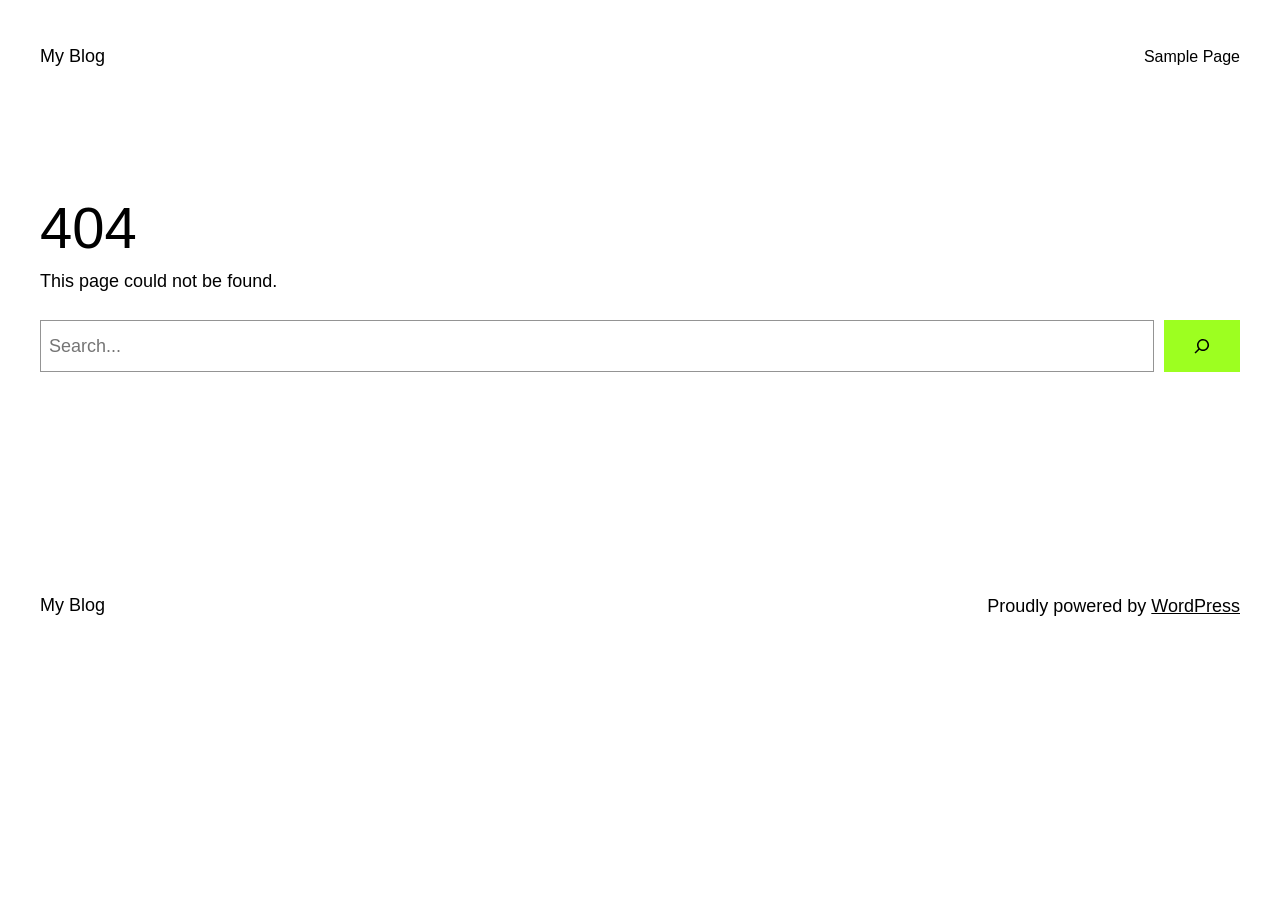
<file: images/cd-icon-close.html>
<!DOCTYPE html>
<html lang="en-US">
<head>
	<meta charset="UTF-8" />
	<meta name="viewport" content="width=device-width, initial-scale=1" />
<meta name='robots' content='max-image-preview:large' />
<title>Page not found &#8211; My Blog</title>
<link rel="alternate" type="application/rss+xml" title="My Blog &raquo; Feed" href="https://demoxml.com/feed/" />
<link rel="alternate" type="application/rss+xml" title="My Blog &raquo; Comments Feed" href="https://demoxml.com/comments/feed/" />
<style id='wp-img-auto-sizes-contain-inline-css'>
img:is([sizes=auto i],[sizes^="auto," i]){contain-intrinsic-size:3000px 1500px}
/*# sourceURL=wp-img-auto-sizes-contain-inline-css */
</style>

<style id='wp-block-site-title-inline-css'>
.wp-block-site-title{box-sizing:border-box}.wp-block-site-title :where(a){color:inherit;font-family:inherit;font-size:inherit;font-style:inherit;font-weight:inherit;letter-spacing:inherit;line-height:inherit;text-decoration:inherit}
/*# sourceURL=https://demoxml.com/wp-includes/blocks/site-title/style.min.css */
</style>
<style id='wp-block-page-list-inline-css'>
.wp-block-navigation .wp-block-page-list{align-items:var(--navigation-layout-align,initial);background-color:inherit;display:flex;flex-direction:var(--navigation-layout-direction,initial);flex-wrap:var(--navigation-layout-wrap,wrap);justify-content:var(--navigation-layout-justify,initial)}.wp-block-navigation .wp-block-navigation-item{background-color:inherit}.wp-block-page-list{box-sizing:border-box}
/*# sourceURL=https://demoxml.com/wp-includes/blocks/page-list/style.min.css */
</style>
<style id='wp-block-navigation-inline-css'>
.wp-block-navigation{position:relative}.wp-block-navigation ul{margin-bottom:0;margin-left:0;margin-top:0;padding-left:0}.wp-block-navigation ul,.wp-block-navigation ul li{list-style:none;padding:0}.wp-block-navigation .wp-block-navigation-item{align-items:center;background-color:inherit;display:flex;position:relative}.wp-block-navigation .wp-block-navigation-item .wp-block-navigation__submenu-container:empty{display:none}.wp-block-navigation .wp-block-navigation-item__content{display:block;z-index:1}.wp-block-navigation .wp-block-navigation-item__content.wp-block-navigation-item__content{color:inherit}.wp-block-navigation.has-text-decoration-underline .wp-block-navigation-item__content,.wp-block-navigation.has-text-decoration-underline .wp-block-navigation-item__content:active,.wp-block-navigation.has-text-decoration-underline .wp-block-navigation-item__content:focus{text-decoration:underline}.wp-block-navigation.has-text-decoration-line-through .wp-block-navigation-item__content,.wp-block-navigation.has-text-decoration-line-through .wp-block-navigation-item__content:active,.wp-block-navigation.has-text-decoration-line-through .wp-block-navigation-item__content:focus{text-decoration:line-through}.wp-block-navigation :where(a),.wp-block-navigation :where(a:active),.wp-block-navigation :where(a:focus){text-decoration:none}.wp-block-navigation .wp-block-navigation__submenu-icon{align-self:center;background-color:inherit;border:none;color:currentColor;display:inline-block;font-size:inherit;height:.6em;line-height:0;margin-left:.25em;padding:0;width:.6em}.wp-block-navigation .wp-block-navigation__submenu-icon svg{display:inline-block;stroke:currentColor;height:inherit;margin-top:.075em;width:inherit}.wp-block-navigation{--navigation-layout-justification-setting:flex-start;--navigation-layout-direction:row;--navigation-layout-wrap:wrap;--navigation-layout-justify:flex-start;--navigation-layout-align:center}.wp-block-navigation.is-vertical{--navigation-layout-direction:column;--navigation-layout-justify:initial;--navigation-layout-align:flex-start}.wp-block-navigation.no-wrap{--navigation-layout-wrap:nowrap}.wp-block-navigation.items-justified-center{--navigation-layout-justification-setting:center;--navigation-layout-justify:center}.wp-block-navigation.items-justified-center.is-vertical{--navigation-layout-align:center}.wp-block-navigation.items-justified-right{--navigation-layout-justification-setting:flex-end;--navigation-layout-justify:flex-end}.wp-block-navigation.items-justified-right.is-vertical{--navigation-layout-align:flex-end}.wp-block-navigation.items-justified-space-between{--navigation-layout-justification-setting:space-between;--navigation-layout-justify:space-between}.wp-block-navigation .has-child .wp-block-navigation__submenu-container{align-items:normal;background-color:inherit;color:inherit;display:flex;flex-direction:column;opacity:0;position:absolute;z-index:2}@media not (prefers-reduced-motion){.wp-block-navigation .has-child .wp-block-navigation__submenu-container{transition:opacity .1s linear}}.wp-block-navigation .has-child .wp-block-navigation__submenu-container{height:0;overflow:hidden;visibility:hidden;width:0}.wp-block-navigation .has-child .wp-block-navigation__submenu-container>.wp-block-navigation-item>.wp-block-navigation-item__content{display:flex;flex-grow:1;padding:.5em 1em}.wp-block-navigation .has-child .wp-block-navigation__submenu-container>.wp-block-navigation-item>.wp-block-navigation-item__content .wp-block-navigation__submenu-icon{margin-left:auto;margin-right:0}.wp-block-navigation .has-child .wp-block-navigation__submenu-container .wp-block-navigation-item__content{margin:0}.wp-block-navigation .has-child .wp-block-navigation__submenu-container{left:-1px;top:100%}@media (min-width:782px){.wp-block-navigation .has-child .wp-block-navigation__submenu-container .wp-block-navigation__submenu-container{left:100%;top:-1px}.wp-block-navigation .has-child .wp-block-navigation__submenu-container .wp-block-navigation__submenu-container:before{background:#0000;content:"";display:block;height:100%;position:absolute;right:100%;width:.5em}.wp-block-navigation .has-child .wp-block-navigation__submenu-container .wp-block-navigation__submenu-icon{margin-right:.25em}.wp-block-navigation .has-child .wp-block-navigation__submenu-container .wp-block-navigation__submenu-icon svg{transform:rotate(-90deg)}}.wp-block-navigation .has-child .wp-block-navigation-submenu__toggle[aria-expanded=true]~.wp-block-navigation__submenu-container,.wp-block-navigation .has-child:not(.open-on-click):hover>.wp-block-navigation__submenu-container,.wp-block-navigation .has-child:not(.open-on-click):not(.open-on-hover-click):focus-within>.wp-block-navigation__submenu-container{height:auto;min-width:200px;opacity:1;overflow:visible;visibility:visible;width:auto}.wp-block-navigation.has-background .has-child .wp-block-navigation__submenu-container{left:0;top:100%}@media (min-width:782px){.wp-block-navigation.has-background .has-child .wp-block-navigation__submenu-container .wp-block-navigation__submenu-container{left:100%;top:0}}.wp-block-navigation-submenu{display:flex;position:relative}.wp-block-navigation-submenu .wp-block-navigation__submenu-icon svg{stroke:currentColor}button.wp-block-navigation-item__content{background-color:initial;border:none;color:currentColor;font-family:inherit;font-size:inherit;font-style:inherit;font-weight:inherit;letter-spacing:inherit;line-height:inherit;text-align:left;text-transform:inherit}.wp-block-navigation-submenu__toggle{cursor:pointer}.wp-block-navigation-submenu__toggle[aria-expanded=true]+.wp-block-navigation__submenu-icon>svg,.wp-block-navigation-submenu__toggle[aria-expanded=true]>svg{transform:rotate(180deg)}.wp-block-navigation-item.open-on-click .wp-block-navigation-submenu__toggle{padding-left:0;padding-right:.85em}.wp-block-navigation-item.open-on-click .wp-block-navigation-submenu__toggle+.wp-block-navigation__submenu-icon{margin-left:-.6em;pointer-events:none}.wp-block-navigation-item.open-on-click button.wp-block-navigation-item__content:not(.wp-block-navigation-submenu__toggle){padding:0}.wp-block-navigation .wp-block-page-list,.wp-block-navigation__container,.wp-block-navigation__responsive-close,.wp-block-navigation__responsive-container,.wp-block-navigation__responsive-container-content,.wp-block-navigation__responsive-dialog{gap:inherit}:where(.wp-block-navigation.has-background .wp-block-navigation-item a:not(.wp-element-button)),:where(.wp-block-navigation.has-background .wp-block-navigation-submenu a:not(.wp-element-button)){padding:.5em 1em}:where(.wp-block-navigation .wp-block-navigation__submenu-container .wp-block-navigation-item a:not(.wp-element-button)),:where(.wp-block-navigation .wp-block-navigation__submenu-container .wp-block-navigation-submenu a:not(.wp-element-button)),:where(.wp-block-navigation .wp-block-navigation__submenu-container .wp-block-navigation-submenu button.wp-block-navigation-item__content),:where(.wp-block-navigation .wp-block-navigation__submenu-container .wp-block-pages-list__item button.wp-block-navigation-item__content){padding:.5em 1em}.wp-block-navigation.items-justified-right .wp-block-navigation__container .has-child .wp-block-navigation__submenu-container,.wp-block-navigation.items-justified-right .wp-block-page-list>.has-child .wp-block-navigation__submenu-container,.wp-block-navigation.items-justified-space-between .wp-block-page-list>.has-child:last-child .wp-block-navigation__submenu-container,.wp-block-navigation.items-justified-space-between>.wp-block-navigation__container>.has-child:last-child .wp-block-navigation__submenu-container{left:auto;right:0}.wp-block-navigation.items-justified-right .wp-block-navigation__container .has-child .wp-block-navigation__submenu-container .wp-block-navigation__submenu-container,.wp-block-navigation.items-justified-right .wp-block-page-list>.has-child .wp-block-navigation__submenu-container .wp-block-navigation__submenu-container,.wp-block-navigation.items-justified-space-between .wp-block-page-list>.has-child:last-child .wp-block-navigation__submenu-container .wp-block-navigation__submenu-container,.wp-block-navigation.items-justified-space-between>.wp-block-navigation__container>.has-child:last-child .wp-block-navigation__submenu-container .wp-block-navigation__submenu-container{left:-1px;right:-1px}@media (min-width:782px){.wp-block-navigation.items-justified-right .wp-block-navigation__container .has-child .wp-block-navigation__submenu-container .wp-block-navigation__submenu-container,.wp-block-navigation.items-justified-right .wp-block-page-list>.has-child .wp-block-navigation__submenu-container .wp-block-navigation__submenu-container,.wp-block-navigation.items-justified-space-between .wp-block-page-list>.has-child:last-child .wp-block-navigation__submenu-container .wp-block-navigation__submenu-container,.wp-block-navigation.items-justified-space-between>.wp-block-navigation__container>.has-child:last-child .wp-block-navigation__submenu-container .wp-block-navigation__submenu-container{left:auto;right:100%}}.wp-block-navigation:not(.has-background) .wp-block-navigation__submenu-container{background-color:#fff;border:1px solid #00000026}.wp-block-navigation.has-background .wp-block-navigation__submenu-container{background-color:inherit}.wp-block-navigation:not(.has-text-color) .wp-block-navigation__submenu-container{color:#000}.wp-block-navigation__container{align-items:var(--navigation-layout-align,initial);display:flex;flex-direction:var(--navigation-layout-direction,initial);flex-wrap:var(--navigation-layout-wrap,wrap);justify-content:var(--navigation-layout-justify,initial);list-style:none;margin:0;padding-left:0}.wp-block-navigation__container .is-responsive{display:none}.wp-block-navigation__container:only-child,.wp-block-page-list:only-child{flex-grow:1}@keyframes overlay-menu__fade-in-animation{0%{opacity:0;transform:translateY(.5em)}to{opacity:1;transform:translateY(0)}}.wp-block-navigation__responsive-container{bottom:0;display:none;left:0;position:fixed;right:0;top:0}.wp-block-navigation__responsive-container :where(.wp-block-navigation-item a){color:inherit}.wp-block-navigation__responsive-container .wp-block-navigation__responsive-container-content{align-items:var(--navigation-layout-align,initial);display:flex;flex-direction:var(--navigation-layout-direction,initial);flex-wrap:var(--navigation-layout-wrap,wrap);justify-content:var(--navigation-layout-justify,initial)}.wp-block-navigation__responsive-container:not(.is-menu-open.is-menu-open){background-color:inherit!important;color:inherit!important}.wp-block-navigation__responsive-container.is-menu-open{background-color:inherit;display:flex;flex-direction:column}@media not (prefers-reduced-motion){.wp-block-navigation__responsive-container.is-menu-open{animation:overlay-menu__fade-in-animation .1s ease-out;animation-fill-mode:forwards}}.wp-block-navigation__responsive-container.is-menu-open{overflow:auto;padding:clamp(1rem,var(--wp--style--root--padding-top),20rem) clamp(1rem,var(--wp--style--root--padding-right),20rem) clamp(1rem,var(--wp--style--root--padding-bottom),20rem) clamp(1rem,var(--wp--style--root--padding-left),20rem);z-index:100000}.wp-block-navigation__responsive-container.is-menu-open .wp-block-navigation__responsive-container-content{align-items:var(--navigation-layout-justification-setting,inherit);display:flex;flex-direction:column;flex-wrap:nowrap;overflow:visible;padding-top:calc(2rem + 24px)}.wp-block-navigation__responsive-container.is-menu-open .wp-block-navigation__responsive-container-content,.wp-block-navigation__responsive-container.is-menu-open .wp-block-navigation__responsive-container-content .wp-block-navigation__container,.wp-block-navigation__responsive-container.is-menu-open .wp-block-navigation__responsive-container-content .wp-block-page-list{justify-content:flex-start}.wp-block-navigation__responsive-container.is-menu-open .wp-block-navigation__responsive-container-content .wp-block-navigation__submenu-icon{display:none}.wp-block-navigation__responsive-container.is-menu-open .wp-block-navigation__responsive-container-content .has-child .wp-block-navigation__submenu-container{border:none;height:auto;min-width:200px;opacity:1;overflow:initial;padding-left:2rem;padding-right:2rem;position:static;visibility:visible;width:auto}.wp-block-navigation__responsive-container.is-menu-open .wp-block-navigation__responsive-container-content .wp-block-navigation__container,.wp-block-navigation__responsive-container.is-menu-open .wp-block-navigation__responsive-container-content .wp-block-navigation__submenu-container{gap:inherit}.wp-block-navigation__responsive-container.is-menu-open .wp-block-navigation__responsive-container-content .wp-block-navigation__submenu-container{padding-top:var(--wp--style--block-gap,2em)}.wp-block-navigation__responsive-container.is-menu-open .wp-block-navigation__responsive-container-content .wp-block-navigation-item__content{padding:0}.wp-block-navigation__responsive-container.is-menu-open .wp-block-navigation__responsive-container-content .wp-block-navigation-item,.wp-block-navigation__responsive-container.is-menu-open .wp-block-navigation__responsive-container-content .wp-block-navigation__container,.wp-block-navigation__responsive-container.is-menu-open .wp-block-navigation__responsive-container-content .wp-block-page-list{align-items:var(--navigation-layout-justification-setting,initial);display:flex;flex-direction:column}.wp-block-navigation__responsive-container.is-menu-open .wp-block-navigation-item,.wp-block-navigation__responsive-container.is-menu-open .wp-block-navigation-item .wp-block-navigation__submenu-container,.wp-block-navigation__responsive-container.is-menu-open .wp-block-navigation__container,.wp-block-navigation__responsive-container.is-menu-open .wp-block-page-list{background:#0000!important;color:inherit!important}.wp-block-navigation__responsive-container.is-menu-open .wp-block-navigation__submenu-container.wp-block-navigation__submenu-container.wp-block-navigation__submenu-container.wp-block-navigation__submenu-container{left:auto;right:auto}@media (min-width:600px){.wp-block-navigation__responsive-container:not(.hidden-by-default):not(.is-menu-open){background-color:inherit;display:block;position:relative;width:100%;z-index:auto}.wp-block-navigation__responsive-container:not(.hidden-by-default):not(.is-menu-open) .wp-block-navigation__responsive-container-close{display:none}.wp-block-navigation__responsive-container.is-menu-open .wp-block-navigation__submenu-container.wp-block-navigation__submenu-container.wp-block-navigation__submenu-container.wp-block-navigation__submenu-container{left:0}}.wp-block-navigation:not(.has-background) .wp-block-navigation__responsive-container.is-menu-open{background-color:#fff}.wp-block-navigation:not(.has-text-color) .wp-block-navigation__responsive-container.is-menu-open{color:#000}.wp-block-navigation__toggle_button_label{font-size:1rem;font-weight:700}.wp-block-navigation__responsive-container-close,.wp-block-navigation__responsive-container-open{background:#0000;border:none;color:currentColor;cursor:pointer;margin:0;padding:0;text-transform:inherit;vertical-align:middle}.wp-block-navigation__responsive-container-close svg,.wp-block-navigation__responsive-container-open svg{fill:currentColor;display:block;height:24px;pointer-events:none;width:24px}.wp-block-navigation__responsive-container-open{display:flex}.wp-block-navigation__responsive-container-open.wp-block-navigation__responsive-container-open.wp-block-navigation__responsive-container-open{font-family:inherit;font-size:inherit;font-weight:inherit}@media (min-width:600px){.wp-block-navigation__responsive-container-open:not(.always-shown){display:none}}.wp-block-navigation__responsive-container-close{position:absolute;right:0;top:0;z-index:2}.wp-block-navigation__responsive-container-close.wp-block-navigation__responsive-container-close.wp-block-navigation__responsive-container-close{font-family:inherit;font-size:inherit;font-weight:inherit}.wp-block-navigation__responsive-close{width:100%}.has-modal-open .wp-block-navigation__responsive-close{margin-left:auto;margin-right:auto;max-width:var(--wp--style--global--wide-size,100%)}.wp-block-navigation__responsive-close:focus{outline:none}.is-menu-open .wp-block-navigation__responsive-close,.is-menu-open .wp-block-navigation__responsive-container-content,.is-menu-open .wp-block-navigation__responsive-dialog{box-sizing:border-box}.wp-block-navigation__responsive-dialog{position:relative}.has-modal-open .admin-bar .is-menu-open .wp-block-navigation__responsive-dialog{margin-top:46px}@media (min-width:782px){.has-modal-open .admin-bar .is-menu-open .wp-block-navigation__responsive-dialog{margin-top:32px}}html.has-modal-open{overflow:hidden}
/*# sourceURL=https://demoxml.com/wp-includes/blocks/navigation/style.min.css */
</style>
<style id='wp-block-group-inline-css'>
.wp-block-group{box-sizing:border-box}:where(.wp-block-group.wp-block-group-is-layout-constrained){position:relative}
/*# sourceURL=https://demoxml.com/wp-includes/blocks/group/style.min.css */
</style>
<style id='wp-block-spacer-inline-css'>
.wp-block-spacer{clear:both}
/*# sourceURL=https://demoxml.com/wp-includes/blocks/spacer/style.min.css */
</style>
<style id='wp-block-heading-inline-css'>
h1:where(.wp-block-heading).has-background,h2:where(.wp-block-heading).has-background,h3:where(.wp-block-heading).has-background,h4:where(.wp-block-heading).has-background,h5:where(.wp-block-heading).has-background,h6:where(.wp-block-heading).has-background{padding:1.25em 2.375em}h1.has-text-align-left[style*=writing-mode]:where([style*=vertical-lr]),h1.has-text-align-right[style*=writing-mode]:where([style*=vertical-rl]),h2.has-text-align-left[style*=writing-mode]:where([style*=vertical-lr]),h2.has-text-align-right[style*=writing-mode]:where([style*=vertical-rl]),h3.has-text-align-left[style*=writing-mode]:where([style*=vertical-lr]),h3.has-text-align-right[style*=writing-mode]:where([style*=vertical-rl]),h4.has-text-align-left[style*=writing-mode]:where([style*=vertical-lr]),h4.has-text-align-right[style*=writing-mode]:where([style*=vertical-rl]),h5.has-text-align-left[style*=writing-mode]:where([style*=vertical-lr]),h5.has-text-align-right[style*=writing-mode]:where([style*=vertical-rl]),h6.has-text-align-left[style*=writing-mode]:where([style*=vertical-lr]),h6.has-text-align-right[style*=writing-mode]:where([style*=vertical-rl]){rotate:180deg}
/*# sourceURL=https://demoxml.com/wp-includes/blocks/heading/style.min.css */
</style>
<style id='wp-block-paragraph-inline-css'>
.is-small-text{font-size:.875em}.is-regular-text{font-size:1em}.is-large-text{font-size:2.25em}.is-larger-text{font-size:3em}.has-drop-cap:not(:focus):first-letter{float:left;font-size:8.4em;font-style:normal;font-weight:100;line-height:.68;margin:.05em .1em 0 0;text-transform:uppercase}body.rtl .has-drop-cap:not(:focus):first-letter{float:none;margin-left:.1em}p.has-drop-cap.has-background{overflow:hidden}:root :where(p.has-background){padding:1.25em 2.375em}:where(p.has-text-color:not(.has-link-color)) a{color:inherit}p.has-text-align-left[style*="writing-mode:vertical-lr"],p.has-text-align-right[style*="writing-mode:vertical-rl"]{rotate:180deg}
/*# sourceURL=https://demoxml.com/wp-includes/blocks/paragraph/style.min.css */
</style>
<style id='wp-block-search-inline-css'>
.wp-block-search__button{margin-left:10px;word-break:normal}.wp-block-search__button.has-icon{line-height:0}.wp-block-search__button svg{height:1.25em;min-height:24px;min-width:24px;width:1.25em;fill:currentColor;vertical-align:text-bottom}:where(.wp-block-search__button){border:1px solid #ccc;padding:6px 10px}.wp-block-search__inside-wrapper{display:flex;flex:auto;flex-wrap:nowrap;max-width:100%}.wp-block-search__label{width:100%}.wp-block-search.wp-block-search__button-only .wp-block-search__button{box-sizing:border-box;display:flex;flex-shrink:0;justify-content:center;margin-left:0;max-width:100%}.wp-block-search.wp-block-search__button-only .wp-block-search__inside-wrapper{min-width:0!important;transition-property:width}.wp-block-search.wp-block-search__button-only .wp-block-search__input{flex-basis:100%;transition-duration:.3s}.wp-block-search.wp-block-search__button-only.wp-block-search__searchfield-hidden,.wp-block-search.wp-block-search__button-only.wp-block-search__searchfield-hidden .wp-block-search__inside-wrapper{overflow:hidden}.wp-block-search.wp-block-search__button-only.wp-block-search__searchfield-hidden .wp-block-search__input{border-left-width:0!important;border-right-width:0!important;flex-basis:0;flex-grow:0;margin:0;min-width:0!important;padding-left:0!important;padding-right:0!important;width:0!important}:where(.wp-block-search__input){appearance:none;border:1px solid #949494;flex-grow:1;font-family:inherit;font-size:inherit;font-style:inherit;font-weight:inherit;letter-spacing:inherit;line-height:inherit;margin-left:0;margin-right:0;min-width:3rem;padding:8px;text-decoration:unset!important;text-transform:inherit}:where(.wp-block-search__button-inside .wp-block-search__inside-wrapper){background-color:#fff;border:1px solid #949494;box-sizing:border-box;padding:4px}:where(.wp-block-search__button-inside .wp-block-search__inside-wrapper) .wp-block-search__input{border:none;border-radius:0;padding:0 4px}:where(.wp-block-search__button-inside .wp-block-search__inside-wrapper) .wp-block-search__input:focus{outline:none}:where(.wp-block-search__button-inside .wp-block-search__inside-wrapper) :where(.wp-block-search__button){padding:4px 8px}.wp-block-search.aligncenter .wp-block-search__inside-wrapper{margin:auto}.wp-block[data-align=right] .wp-block-search.wp-block-search__button-only .wp-block-search__inside-wrapper{float:right}
/*# sourceURL=https://demoxml.com/wp-includes/blocks/search/style.min.css */
</style>
<style id='wp-emoji-styles-inline-css'>

	img.wp-smiley, img.emoji {
		display: inline !important;
		border: none !important;
		box-shadow: none !important;
		height: 1em !important;
		width: 1em !important;
		margin: 0 0.07em !important;
		vertical-align: -0.1em !important;
		background: none !important;
		padding: 0 !important;
	}
/*# sourceURL=wp-emoji-styles-inline-css */
</style>
<style id='wp-block-library-inline-css'>
:root{--wp-block-synced-color:#7a00df;--wp-block-synced-color--rgb:122,0,223;--wp-bound-block-color:var(--wp-block-synced-color);--wp-editor-canvas-background:#ddd;--wp-admin-theme-color:#007cba;--wp-admin-theme-color--rgb:0,124,186;--wp-admin-theme-color-darker-10:#006ba1;--wp-admin-theme-color-darker-10--rgb:0,107,160.5;--wp-admin-theme-color-darker-20:#005a87;--wp-admin-theme-color-darker-20--rgb:0,90,135;--wp-admin-border-width-focus:2px}@media (min-resolution:192dpi){:root{--wp-admin-border-width-focus:1.5px}}.wp-element-button{cursor:pointer}:root .has-very-light-gray-background-color{background-color:#eee}:root .has-very-dark-gray-background-color{background-color:#313131}:root .has-very-light-gray-color{color:#eee}:root .has-very-dark-gray-color{color:#313131}:root .has-vivid-green-cyan-to-vivid-cyan-blue-gradient-background{background:linear-gradient(135deg,#00d084,#0693e3)}:root .has-purple-crush-gradient-background{background:linear-gradient(135deg,#34e2e4,#4721fb 50%,#ab1dfe)}:root .has-hazy-dawn-gradient-background{background:linear-gradient(135deg,#faaca8,#dad0ec)}:root .has-subdued-olive-gradient-background{background:linear-gradient(135deg,#fafae1,#67a671)}:root .has-atomic-cream-gradient-background{background:linear-gradient(135deg,#fdd79a,#004a59)}:root .has-nightshade-gradient-background{background:linear-gradient(135deg,#330968,#31cdcf)}:root .has-midnight-gradient-background{background:linear-gradient(135deg,#020381,#2874fc)}:root{--wp--preset--font-size--normal:16px;--wp--preset--font-size--huge:42px}.has-regular-font-size{font-size:1em}.has-larger-font-size{font-size:2.625em}.has-normal-font-size{font-size:var(--wp--preset--font-size--normal)}.has-huge-font-size{font-size:var(--wp--preset--font-size--huge)}.has-text-align-center{text-align:center}.has-text-align-left{text-align:left}.has-text-align-right{text-align:right}.has-fit-text{white-space:nowrap!important}#end-resizable-editor-section{display:none}.aligncenter{clear:both}.items-justified-left{justify-content:flex-start}.items-justified-center{justify-content:center}.items-justified-right{justify-content:flex-end}.items-justified-space-between{justify-content:space-between}.screen-reader-text{border:0;clip-path:inset(50%);height:1px;margin:-1px;overflow:hidden;padding:0;position:absolute;width:1px;word-wrap:normal!important}.screen-reader-text:focus{background-color:#ddd;clip-path:none;color:#444;display:block;font-size:1em;height:auto;left:5px;line-height:normal;padding:15px 23px 14px;text-decoration:none;top:5px;width:auto;z-index:100000}html :where(.has-border-color){border-style:solid}html :where([style*=border-top-color]){border-top-style:solid}html :where([style*=border-right-color]){border-right-style:solid}html :where([style*=border-bottom-color]){border-bottom-style:solid}html :where([style*=border-left-color]){border-left-style:solid}html :where([style*=border-width]){border-style:solid}html :where([style*=border-top-width]){border-top-style:solid}html :where([style*=border-right-width]){border-right-style:solid}html :where([style*=border-bottom-width]){border-bottom-style:solid}html :where([style*=border-left-width]){border-left-style:solid}html :where(img[class*=wp-image-]){height:auto;max-width:100%}:where(figure){margin:0 0 1em}html :where(.is-position-sticky){--wp-admin--admin-bar--position-offset:var(--wp-admin--admin-bar--height,0px)}@media screen and (max-width:600px){html :where(.is-position-sticky){--wp-admin--admin-bar--position-offset:0px}}
/*# sourceURL=/wp-includes/css/dist/block-library/common.min.css */
</style>
<style id='global-styles-inline-css'>
:root{--wp--preset--aspect-ratio--square: 1;--wp--preset--aspect-ratio--4-3: 4/3;--wp--preset--aspect-ratio--3-4: 3/4;--wp--preset--aspect-ratio--3-2: 3/2;--wp--preset--aspect-ratio--2-3: 2/3;--wp--preset--aspect-ratio--16-9: 16/9;--wp--preset--aspect-ratio--9-16: 9/16;--wp--preset--color--black: #000000;--wp--preset--color--cyan-bluish-gray: #abb8c3;--wp--preset--color--white: #ffffff;--wp--preset--color--pale-pink: #f78da7;--wp--preset--color--vivid-red: #cf2e2e;--wp--preset--color--luminous-vivid-orange: #ff6900;--wp--preset--color--luminous-vivid-amber: #fcb900;--wp--preset--color--light-green-cyan: #7bdcb5;--wp--preset--color--vivid-green-cyan: #00d084;--wp--preset--color--pale-cyan-blue: #8ed1fc;--wp--preset--color--vivid-cyan-blue: #0693e3;--wp--preset--color--vivid-purple: #9b51e0;--wp--preset--color--base: #ffffff;--wp--preset--color--contrast: #000000;--wp--preset--color--primary: #9DFF20;--wp--preset--color--secondary: #345C00;--wp--preset--color--tertiary: #F6F6F6;--wp--preset--gradient--vivid-cyan-blue-to-vivid-purple: linear-gradient(135deg,rgb(6,147,227) 0%,rgb(155,81,224) 100%);--wp--preset--gradient--light-green-cyan-to-vivid-green-cyan: linear-gradient(135deg,rgb(122,220,180) 0%,rgb(0,208,130) 100%);--wp--preset--gradient--luminous-vivid-amber-to-luminous-vivid-orange: linear-gradient(135deg,rgb(252,185,0) 0%,rgb(255,105,0) 100%);--wp--preset--gradient--luminous-vivid-orange-to-vivid-red: linear-gradient(135deg,rgb(255,105,0) 0%,rgb(207,46,46) 100%);--wp--preset--gradient--very-light-gray-to-cyan-bluish-gray: linear-gradient(135deg,rgb(238,238,238) 0%,rgb(169,184,195) 100%);--wp--preset--gradient--cool-to-warm-spectrum: linear-gradient(135deg,rgb(74,234,220) 0%,rgb(151,120,209) 20%,rgb(207,42,186) 40%,rgb(238,44,130) 60%,rgb(251,105,98) 80%,rgb(254,248,76) 100%);--wp--preset--gradient--blush-light-purple: linear-gradient(135deg,rgb(255,206,236) 0%,rgb(152,150,240) 100%);--wp--preset--gradient--blush-bordeaux: linear-gradient(135deg,rgb(254,205,165) 0%,rgb(254,45,45) 50%,rgb(107,0,62) 100%);--wp--preset--gradient--luminous-dusk: linear-gradient(135deg,rgb(255,203,112) 0%,rgb(199,81,192) 50%,rgb(65,88,208) 100%);--wp--preset--gradient--pale-ocean: linear-gradient(135deg,rgb(255,245,203) 0%,rgb(182,227,212) 50%,rgb(51,167,181) 100%);--wp--preset--gradient--electric-grass: linear-gradient(135deg,rgb(202,248,128) 0%,rgb(113,206,126) 100%);--wp--preset--gradient--midnight: linear-gradient(135deg,rgb(2,3,129) 0%,rgb(40,116,252) 100%);--wp--preset--font-size--small: clamp(0.875rem, 0.875rem + ((1vw - 0.2rem) * 0.227), 1rem);--wp--preset--font-size--medium: clamp(1rem, 1rem + ((1vw - 0.2rem) * 0.227), 1.125rem);--wp--preset--font-size--large: clamp(1.75rem, 1.75rem + ((1vw - 0.2rem) * 0.227), 1.875rem);--wp--preset--font-size--x-large: 2.25rem;--wp--preset--font-size--xx-large: clamp(6.1rem, 6.1rem + ((1vw - 0.2rem) * 7.091), 10rem);--wp--preset--font-family--dm-sans: "DM Sans", sans-serif;--wp--preset--font-family--ibm-plex-mono: 'IBM Plex Mono', monospace;--wp--preset--font-family--inter: "Inter", sans-serif;--wp--preset--font-family--system-font: -apple-system,BlinkMacSystemFont,"Segoe UI",Roboto,Oxygen-Sans,Ubuntu,Cantarell,"Helvetica Neue",sans-serif;--wp--preset--font-family--source-serif-pro: "Source Serif Pro", serif;--wp--preset--spacing--20: 0.44rem;--wp--preset--spacing--30: clamp(1.5rem, 5vw, 2rem);--wp--preset--spacing--40: clamp(1.8rem, 1.8rem + ((1vw - 0.48rem) * 2.885), 3rem);--wp--preset--spacing--50: clamp(2.5rem, 8vw, 4.5rem);--wp--preset--spacing--60: clamp(3.75rem, 10vw, 7rem);--wp--preset--spacing--70: clamp(5rem, 5.25rem + ((1vw - 0.48rem) * 9.096), 8rem);--wp--preset--spacing--80: clamp(7rem, 14vw, 11rem);--wp--preset--shadow--natural: 6px 6px 9px rgba(0, 0, 0, 0.2);--wp--preset--shadow--deep: 12px 12px 50px rgba(0, 0, 0, 0.4);--wp--preset--shadow--sharp: 6px 6px 0px rgba(0, 0, 0, 0.2);--wp--preset--shadow--outlined: 6px 6px 0px -3px rgb(255, 255, 255), 6px 6px rgb(0, 0, 0);--wp--preset--shadow--crisp: 6px 6px 0px rgb(0, 0, 0);}:root { --wp--style--global--content-size: 650px;--wp--style--global--wide-size: 1200px; }:where(body) { margin: 0; }.wp-site-blocks { padding-top: var(--wp--style--root--padding-top); padding-bottom: var(--wp--style--root--padding-bottom); }.has-global-padding { padding-right: var(--wp--style--root--padding-right); padding-left: var(--wp--style--root--padding-left); }.has-global-padding > .alignfull { margin-right: calc(var(--wp--style--root--padding-right) * -1); margin-left: calc(var(--wp--style--root--padding-left) * -1); }.has-global-padding :where(:not(.alignfull.is-layout-flow) > .has-global-padding:not(.wp-block-block, .alignfull)) { padding-right: 0; padding-left: 0; }.has-global-padding :where(:not(.alignfull.is-layout-flow) > .has-global-padding:not(.wp-block-block, .alignfull)) > .alignfull { margin-left: 0; margin-right: 0; }.wp-site-blocks > .alignleft { float: left; margin-right: 2em; }.wp-site-blocks > .alignright { float: right; margin-left: 2em; }.wp-site-blocks > .aligncenter { justify-content: center; margin-left: auto; margin-right: auto; }:where(.wp-site-blocks) > * { margin-block-start: 1.5rem; margin-block-end: 0; }:where(.wp-site-blocks) > :first-child { margin-block-start: 0; }:where(.wp-site-blocks) > :last-child { margin-block-end: 0; }:root { --wp--style--block-gap: 1.5rem; }:root :where(.is-layout-flow) > :first-child{margin-block-start: 0;}:root :where(.is-layout-flow) > :last-child{margin-block-end: 0;}:root :where(.is-layout-flow) > *{margin-block-start: 1.5rem;margin-block-end: 0;}:root :where(.is-layout-constrained) > :first-child{margin-block-start: 0;}:root :where(.is-layout-constrained) > :last-child{margin-block-end: 0;}:root :where(.is-layout-constrained) > *{margin-block-start: 1.5rem;margin-block-end: 0;}:root :where(.is-layout-flex){gap: 1.5rem;}:root :where(.is-layout-grid){gap: 1.5rem;}.is-layout-flow > .alignleft{float: left;margin-inline-start: 0;margin-inline-end: 2em;}.is-layout-flow > .alignright{float: right;margin-inline-start: 2em;margin-inline-end: 0;}.is-layout-flow > .aligncenter{margin-left: auto !important;margin-right: auto !important;}.is-layout-constrained > .alignleft{float: left;margin-inline-start: 0;margin-inline-end: 2em;}.is-layout-constrained > .alignright{float: right;margin-inline-start: 2em;margin-inline-end: 0;}.is-layout-constrained > .aligncenter{margin-left: auto !important;margin-right: auto !important;}.is-layout-constrained > :where(:not(.alignleft):not(.alignright):not(.alignfull)){max-width: var(--wp--style--global--content-size);margin-left: auto !important;margin-right: auto !important;}.is-layout-constrained > .alignwide{max-width: var(--wp--style--global--wide-size);}body .is-layout-flex{display: flex;}.is-layout-flex{flex-wrap: wrap;align-items: center;}.is-layout-flex > :is(*, div){margin: 0;}body .is-layout-grid{display: grid;}.is-layout-grid > :is(*, div){margin: 0;}body{background-color: var(--wp--preset--color--base);color: var(--wp--preset--color--contrast);font-family: var(--wp--preset--font-family--system-font);font-size: var(--wp--preset--font-size--medium);line-height: 1.6;--wp--style--root--padding-top: var(--wp--preset--spacing--40);--wp--style--root--padding-right: var(--wp--preset--spacing--30);--wp--style--root--padding-bottom: var(--wp--preset--spacing--40);--wp--style--root--padding-left: var(--wp--preset--spacing--30);}a:where(:not(.wp-element-button)){color: var(--wp--preset--color--contrast);text-decoration: underline;}:root :where(a:where(:not(.wp-element-button)):hover){text-decoration: none;}:root :where(a:where(:not(.wp-element-button)):focus){text-decoration: underline dashed;}:root :where(a:where(:not(.wp-element-button)):active){color: var(--wp--preset--color--secondary);text-decoration: none;}h1, h2, h3, h4, h5, h6{font-weight: 400;line-height: 1.4;}h1{font-size: clamp(2.032rem, 2.032rem + ((1vw - 0.2rem) * 2.896), 3.625rem);line-height: 1.2;}h2{font-size: clamp(2.625rem, calc(2.625rem + ((1vw - 0.48rem) * 8.4135)), 3.25rem);line-height: 1.2;}h3{font-size: var(--wp--preset--font-size--x-large);}h4{font-size: var(--wp--preset--font-size--large);}h5{font-size: var(--wp--preset--font-size--medium);font-weight: 700;text-transform: uppercase;}h6{font-size: var(--wp--preset--font-size--medium);text-transform: uppercase;}:root :where(.wp-element-button, .wp-block-button__link){background-color: var(--wp--preset--color--primary);border-radius: 0;border-width: 0;color: var(--wp--preset--color--contrast);font-family: inherit;font-size: inherit;font-style: inherit;font-weight: inherit;letter-spacing: inherit;line-height: inherit;padding-top: calc(0.667em + 2px);padding-right: calc(1.333em + 2px);padding-bottom: calc(0.667em + 2px);padding-left: calc(1.333em + 2px);text-decoration: none;text-transform: inherit;}:root :where(.wp-element-button:visited, .wp-block-button__link:visited){color: var(--wp--preset--color--contrast);}:root :where(.wp-element-button:hover, .wp-block-button__link:hover){background-color: var(--wp--preset--color--contrast);color: var(--wp--preset--color--base);}:root :where(.wp-element-button:focus, .wp-block-button__link:focus){background-color: var(--wp--preset--color--contrast);color: var(--wp--preset--color--base);}:root :where(.wp-element-button:active, .wp-block-button__link:active){background-color: var(--wp--preset--color--secondary);color: var(--wp--preset--color--base);}.has-black-color{color: var(--wp--preset--color--black) !important;}.has-cyan-bluish-gray-color{color: var(--wp--preset--color--cyan-bluish-gray) !important;}.has-white-color{color: var(--wp--preset--color--white) !important;}.has-pale-pink-color{color: var(--wp--preset--color--pale-pink) !important;}.has-vivid-red-color{color: var(--wp--preset--color--vivid-red) !important;}.has-luminous-vivid-orange-color{color: var(--wp--preset--color--luminous-vivid-orange) !important;}.has-luminous-vivid-amber-color{color: var(--wp--preset--color--luminous-vivid-amber) !important;}.has-light-green-cyan-color{color: var(--wp--preset--color--light-green-cyan) !important;}.has-vivid-green-cyan-color{color: var(--wp--preset--color--vivid-green-cyan) !important;}.has-pale-cyan-blue-color{color: var(--wp--preset--color--pale-cyan-blue) !important;}.has-vivid-cyan-blue-color{color: var(--wp--preset--color--vivid-cyan-blue) !important;}.has-vivid-purple-color{color: var(--wp--preset--color--vivid-purple) !important;}.has-base-color{color: var(--wp--preset--color--base) !important;}.has-contrast-color{color: var(--wp--preset--color--contrast) !important;}.has-primary-color{color: var(--wp--preset--color--primary) !important;}.has-secondary-color{color: var(--wp--preset--color--secondary) !important;}.has-tertiary-color{color: var(--wp--preset--color--tertiary) !important;}.has-black-background-color{background-color: var(--wp--preset--color--black) !important;}.has-cyan-bluish-gray-background-color{background-color: var(--wp--preset--color--cyan-bluish-gray) !important;}.has-white-background-color{background-color: var(--wp--preset--color--white) !important;}.has-pale-pink-background-color{background-color: var(--wp--preset--color--pale-pink) !important;}.has-vivid-red-background-color{background-color: var(--wp--preset--color--vivid-red) !important;}.has-luminous-vivid-orange-background-color{background-color: var(--wp--preset--color--luminous-vivid-orange) !important;}.has-luminous-vivid-amber-background-color{background-color: var(--wp--preset--color--luminous-vivid-amber) !important;}.has-light-green-cyan-background-color{background-color: var(--wp--preset--color--light-green-cyan) !important;}.has-vivid-green-cyan-background-color{background-color: var(--wp--preset--color--vivid-green-cyan) !important;}.has-pale-cyan-blue-background-color{background-color: var(--wp--preset--color--pale-cyan-blue) !important;}.has-vivid-cyan-blue-background-color{background-color: var(--wp--preset--color--vivid-cyan-blue) !important;}.has-vivid-purple-background-color{background-color: var(--wp--preset--color--vivid-purple) !important;}.has-base-background-color{background-color: var(--wp--preset--color--base) !important;}.has-contrast-background-color{background-color: var(--wp--preset--color--contrast) !important;}.has-primary-background-color{background-color: var(--wp--preset--color--primary) !important;}.has-secondary-background-color{background-color: var(--wp--preset--color--secondary) !important;}.has-tertiary-background-color{background-color: var(--wp--preset--color--tertiary) !important;}.has-black-border-color{border-color: var(--wp--preset--color--black) !important;}.has-cyan-bluish-gray-border-color{border-color: var(--wp--preset--color--cyan-bluish-gray) !important;}.has-white-border-color{border-color: var(--wp--preset--color--white) !important;}.has-pale-pink-border-color{border-color: var(--wp--preset--color--pale-pink) !important;}.has-vivid-red-border-color{border-color: var(--wp--preset--color--vivid-red) !important;}.has-luminous-vivid-orange-border-color{border-color: var(--wp--preset--color--luminous-vivid-orange) !important;}.has-luminous-vivid-amber-border-color{border-color: var(--wp--preset--color--luminous-vivid-amber) !important;}.has-light-green-cyan-border-color{border-color: var(--wp--preset--color--light-green-cyan) !important;}.has-vivid-green-cyan-border-color{border-color: var(--wp--preset--color--vivid-green-cyan) !important;}.has-pale-cyan-blue-border-color{border-color: var(--wp--preset--color--pale-cyan-blue) !important;}.has-vivid-cyan-blue-border-color{border-color: var(--wp--preset--color--vivid-cyan-blue) !important;}.has-vivid-purple-border-color{border-color: var(--wp--preset--color--vivid-purple) !important;}.has-base-border-color{border-color: var(--wp--preset--color--base) !important;}.has-contrast-border-color{border-color: var(--wp--preset--color--contrast) !important;}.has-primary-border-color{border-color: var(--wp--preset--color--primary) !important;}.has-secondary-border-color{border-color: var(--wp--preset--color--secondary) !important;}.has-tertiary-border-color{border-color: var(--wp--preset--color--tertiary) !important;}.has-vivid-cyan-blue-to-vivid-purple-gradient-background{background: var(--wp--preset--gradient--vivid-cyan-blue-to-vivid-purple) !important;}.has-light-green-cyan-to-vivid-green-cyan-gradient-background{background: var(--wp--preset--gradient--light-green-cyan-to-vivid-green-cyan) !important;}.has-luminous-vivid-amber-to-luminous-vivid-orange-gradient-background{background: var(--wp--preset--gradient--luminous-vivid-amber-to-luminous-vivid-orange) !important;}.has-luminous-vivid-orange-to-vivid-red-gradient-background{background: var(--wp--preset--gradient--luminous-vivid-orange-to-vivid-red) !important;}.has-very-light-gray-to-cyan-bluish-gray-gradient-background{background: var(--wp--preset--gradient--very-light-gray-to-cyan-bluish-gray) !important;}.has-cool-to-warm-spectrum-gradient-background{background: var(--wp--preset--gradient--cool-to-warm-spectrum) !important;}.has-blush-light-purple-gradient-background{background: var(--wp--preset--gradient--blush-light-purple) !important;}.has-blush-bordeaux-gradient-background{background: var(--wp--preset--gradient--blush-bordeaux) !important;}.has-luminous-dusk-gradient-background{background: var(--wp--preset--gradient--luminous-dusk) !important;}.has-pale-ocean-gradient-background{background: var(--wp--preset--gradient--pale-ocean) !important;}.has-electric-grass-gradient-background{background: var(--wp--preset--gradient--electric-grass) !important;}.has-midnight-gradient-background{background: var(--wp--preset--gradient--midnight) !important;}.has-small-font-size{font-size: var(--wp--preset--font-size--small) !important;}.has-medium-font-size{font-size: var(--wp--preset--font-size--medium) !important;}.has-large-font-size{font-size: var(--wp--preset--font-size--large) !important;}.has-x-large-font-size{font-size: var(--wp--preset--font-size--x-large) !important;}.has-xx-large-font-size{font-size: var(--wp--preset--font-size--xx-large) !important;}.has-dm-sans-font-family{font-family: var(--wp--preset--font-family--dm-sans) !important;}.has-ibm-plex-mono-font-family{font-family: var(--wp--preset--font-family--ibm-plex-mono) !important;}.has-inter-font-family{font-family: var(--wp--preset--font-family--inter) !important;}.has-system-font-font-family{font-family: var(--wp--preset--font-family--system-font) !important;}.has-source-serif-pro-font-family{font-family: var(--wp--preset--font-family--source-serif-pro) !important;}
:root :where(.wp-block-navigation){font-size: var(--wp--preset--font-size--small);}
:root :where(.wp-block-navigation a:where(:not(.wp-element-button))){text-decoration: none;}
:root :where(.wp-block-navigation a:where(:not(.wp-element-button)):hover){text-decoration: underline;}
:root :where(.wp-block-navigation a:where(:not(.wp-element-button)):focus){text-decoration: underline dashed;}
:root :where(.wp-block-navigation a:where(:not(.wp-element-button)):active){text-decoration: none;}
:root :where(.wp-block-site-title){font-size: var(--wp--preset--font-size--medium);font-weight: normal;line-height: 1.4;}
:root :where(.wp-block-site-title a:where(:not(.wp-element-button))){text-decoration: none;}
:root :where(.wp-block-site-title a:where(:not(.wp-element-button)):hover){text-decoration: underline;}
:root :where(.wp-block-site-title a:where(:not(.wp-element-button)):focus){text-decoration: underline dashed;}
:root :where(.wp-block-site-title a:where(:not(.wp-element-button)):active){color: var(--wp--preset--color--secondary);text-decoration: none;}
/*# sourceURL=global-styles-inline-css */
</style>
<style id='core-block-supports-inline-css'>
.wp-container-core-navigation-is-layout-f665d2b5{justify-content:flex-end;}.wp-container-core-group-is-layout-bc8e6f51{justify-content:flex-start;}.wp-container-core-group-is-layout-45f8d3fc{justify-content:space-between;}.wp-container-core-group-is-layout-c07eba30{justify-content:space-between;}
/*# sourceURL=core-block-supports-inline-css */
</style>
<style id='wp-block-template-skip-link-inline-css'>

		.skip-link.screen-reader-text {
			border: 0;
			clip-path: inset(50%);
			height: 1px;
			margin: -1px;
			overflow: hidden;
			padding: 0;
			position: absolute !important;
			width: 1px;
			word-wrap: normal !important;
		}

		.skip-link.screen-reader-text:focus {
			background-color: #eee;
			clip-path: none;
			color: #444;
			display: block;
			font-size: 1em;
			height: auto;
			left: 5px;
			line-height: normal;
			padding: 15px 23px 14px;
			text-decoration: none;
			top: 5px;
			width: auto;
			z-index: 100000;
		}
/*# sourceURL=wp-block-template-skip-link-inline-css */
</style>
<link rel="https://api.w.org/" href="https://demoxml.com/wp-json/" /><link rel="EditURI" type="application/rsd+xml" title="RSD" href="https://demoxml.com/xmlrpc.php?rsd" />
<meta name="generator" content="WordPress 6.9.1" />
<script type="importmap" id="wp-importmap">
{"imports":{"@wordpress/interactivity":"https://demoxml.com/wp-includes/js/dist/script-modules/interactivity/index.min.js?ver=66c613f68580994bb00a"}}
</script>
<link rel="modulepreload" href="https://demoxml.com/wp-includes/js/dist/script-modules/interactivity/index.min.js?ver=66c613f68580994bb00a" id="@wordpress/interactivity-js-modulepreload" fetchpriority="low">
<style class='wp-fonts-local'>
@font-face{font-family:"DM Sans";font-style:normal;font-weight:400;font-display:fallback;src:url('https://demoxml.com/wp-content/themes/twentytwentythree/assets/fonts/dm-sans/DMSans-Regular.woff2') format('woff2');font-stretch:normal;}
@font-face{font-family:"DM Sans";font-style:italic;font-weight:400;font-display:fallback;src:url('https://demoxml.com/wp-content/themes/twentytwentythree/assets/fonts/dm-sans/DMSans-Regular-Italic.woff2') format('woff2');font-stretch:normal;}
@font-face{font-family:"DM Sans";font-style:normal;font-weight:700;font-display:fallback;src:url('https://demoxml.com/wp-content/themes/twentytwentythree/assets/fonts/dm-sans/DMSans-Bold.woff2') format('woff2');font-stretch:normal;}
@font-face{font-family:"DM Sans";font-style:italic;font-weight:700;font-display:fallback;src:url('https://demoxml.com/wp-content/themes/twentytwentythree/assets/fonts/dm-sans/DMSans-Bold-Italic.woff2') format('woff2');font-stretch:normal;}
@font-face{font-family:"IBM Plex Mono";font-style:normal;font-weight:300;font-display:block;src:url('https://demoxml.com/wp-content/themes/twentytwentythree/assets/fonts/ibm-plex-mono/IBMPlexMono-Light.woff2') format('woff2');font-stretch:normal;}
@font-face{font-family:"IBM Plex Mono";font-style:normal;font-weight:400;font-display:block;src:url('https://demoxml.com/wp-content/themes/twentytwentythree/assets/fonts/ibm-plex-mono/IBMPlexMono-Regular.woff2') format('woff2');font-stretch:normal;}
@font-face{font-family:"IBM Plex Mono";font-style:italic;font-weight:400;font-display:block;src:url('https://demoxml.com/wp-content/themes/twentytwentythree/assets/fonts/ibm-plex-mono/IBMPlexMono-Italic.woff2') format('woff2');font-stretch:normal;}
@font-face{font-family:"IBM Plex Mono";font-style:normal;font-weight:700;font-display:block;src:url('https://demoxml.com/wp-content/themes/twentytwentythree/assets/fonts/ibm-plex-mono/IBMPlexMono-Bold.woff2') format('woff2');font-stretch:normal;}
@font-face{font-family:Inter;font-style:normal;font-weight:200 900;font-display:fallback;src:url('https://demoxml.com/wp-content/themes/twentytwentythree/assets/fonts/inter/Inter-VariableFont_slnt,wght.ttf') format('truetype');font-stretch:normal;}
@font-face{font-family:"Source Serif Pro";font-style:normal;font-weight:200 900;font-display:fallback;src:url('https://demoxml.com/wp-content/themes/twentytwentythree/assets/fonts/source-serif-pro/SourceSerif4Variable-Roman.ttf.woff2') format('woff2');font-stretch:normal;}
@font-face{font-family:"Source Serif Pro";font-style:italic;font-weight:200 900;font-display:fallback;src:url('https://demoxml.com/wp-content/themes/twentytwentythree/assets/fonts/source-serif-pro/SourceSerif4Variable-Italic.ttf.woff2') format('woff2');font-stretch:normal;}
</style>
</head>

<body class="error404 wp-embed-responsive wp-theme-twentytwentythree">

<div class="wp-site-blocks"><header class="wp-block-template-part">
<div class="wp-block-group has-global-padding is-layout-constrained wp-block-group-is-layout-constrained">
	
	<div class="wp-block-group alignwide is-content-justification-space-between is-layout-flex wp-container-core-group-is-layout-45f8d3fc wp-block-group-is-layout-flex" style="padding-bottom:var(--wp--preset--spacing--40)">
		<p class="wp-block-site-title"><a href="https://demoxml.com" target="_self" rel="home">My Blog</a></p>
		
		<div class="wp-block-group is-content-justification-left is-layout-flex wp-container-core-group-is-layout-bc8e6f51 wp-block-group-is-layout-flex">
			<nav class="is-responsive items-justified-right wp-block-navigation is-content-justification-right is-layout-flex wp-container-core-navigation-is-layout-f665d2b5 wp-block-navigation-is-layout-flex" 
		 data-wp-interactive="core/navigation" data-wp-context='{"overlayOpenedBy":{"click":false,"hover":false,"focus":false},"type":"overlay","roleAttribute":"","ariaLabel":"Menu"}'><button aria-haspopup="dialog" aria-label="Open menu" class="wp-block-navigation__responsive-container-open" 
				data-wp-on--click="actions.openMenuOnClick"
				data-wp-on--keydown="actions.handleMenuKeydown"
			><svg width="24" height="24" xmlns="http://www.w3.org/2000/svg" viewBox="0 0 24 24" aria-hidden="true" focusable="false"><path d="M4 7.5h16v1.5H4z"></path><path d="M4 15h16v1.5H4z"></path></svg></button>
				<div class="wp-block-navigation__responsive-container"  id="modal-1" 
				data-wp-class--has-modal-open="state.isMenuOpen"
				data-wp-class--is-menu-open="state.isMenuOpen"
				data-wp-watch="callbacks.initMenu"
				data-wp-on--keydown="actions.handleMenuKeydown"
				data-wp-on--focusout="actions.handleMenuFocusout"
				tabindex="-1"
			>
					<div class="wp-block-navigation__responsive-close" tabindex="-1">
						<div class="wp-block-navigation__responsive-dialog" 
				data-wp-bind--aria-modal="state.ariaModal"
				data-wp-bind--aria-label="state.ariaLabel"
				data-wp-bind--role="state.roleAttribute"
			>
							<button aria-label="Close menu" class="wp-block-navigation__responsive-container-close" 
				data-wp-on--click="actions.closeMenuOnClick"
			><svg xmlns="http://www.w3.org/2000/svg" viewBox="0 0 24 24" width="24" height="24" aria-hidden="true" focusable="false"><path d="m13.06 12 6.47-6.47-1.06-1.06L12 10.94 5.53 4.47 4.47 5.53 10.94 12l-6.47 6.47 1.06 1.06L12 13.06l6.47 6.47 1.06-1.06L13.06 12Z"></path></svg></button>
							<div class="wp-block-navigation__responsive-container-content" 
				data-wp-watch="callbacks.focusFirstElement"
			 id="modal-1-content">
								<ul class="wp-block-navigation__container is-responsive items-justified-right wp-block-navigation"><ul class="wp-block-page-list"><li class="wp-block-pages-list__item wp-block-navigation-item open-on-hover-click"><a class="wp-block-pages-list__item__link wp-block-navigation-item__content" href="https://demoxml.com/sample-page/">Sample Page</a></li></ul></ul>
							</div>
						</div>
					</div>
				</div></nav>
		</div>
		
	</div>
	
</div>

</header>


<main class="wp-block-group has-global-padding is-layout-constrained wp-block-group-is-layout-constrained">
	
<div style="height:var(--wp--preset--spacing--30)" aria-hidden="true" class="wp-block-spacer"></div>



<h1 class="alignwide wp-block-heading">404</h1>



<div class="wp-block-group alignwide is-layout-flow wp-block-group-is-layout-flow" style="margin-top:5px">
	
	<p>This page could not be found.</p>
	

	<form role="search" method="get" action="https://demoxml.com/" class="wp-block-search__button-outside wp-block-search__icon-button aligncenter wp-block-search"    ><label class="wp-block-search__label screen-reader-text" for="wp-block-search__input-2" >Search</label><div class="wp-block-search__inside-wrapper"  style="width: 100%"><input class="wp-block-search__input" id="wp-block-search__input-2" placeholder="Search..." value="" type="search" name="s" required /><button aria-label="Search" class="wp-block-search__button has-icon wp-element-button" type="submit" ><svg class="search-icon" viewBox="0 0 24 24" width="24" height="24">
					<path d="M13 5c-3.3 0-6 2.7-6 6 0 1.4.5 2.7 1.3 3.7l-3.8 3.8 1.1 1.1 3.8-3.8c1 .8 2.3 1.3 3.7 1.3 3.3 0 6-2.7 6-6S16.3 5 13 5zm0 10.5c-2.5 0-4.5-2-4.5-4.5s2-4.5 4.5-4.5 4.5 2 4.5 4.5-2 4.5-4.5 4.5z"></path>
				</svg></button></div></form>
</div>



<div style="height:var(--wp--preset--spacing--70)" aria-hidden="true" class="wp-block-spacer"></div>


</main>


<footer class="wp-block-template-part">
<div class="wp-block-group has-global-padding is-layout-constrained wp-block-group-is-layout-constrained">
	
	<div class="wp-block-group alignwide is-content-justification-space-between is-layout-flex wp-container-core-group-is-layout-c07eba30 wp-block-group-is-layout-flex" style="padding-top:var(--wp--preset--spacing--40)">
		<p class="wp-block-site-title"><a href="https://demoxml.com" target="_self" rel="home">My Blog</a></p>
		
		<p class="has-text-align-right">
		Proudly powered by <a href="https://wordpress.org" rel="nofollow">WordPress</a>		</p>
		
	</div>
	
</div>


</footer>
</div>
<script type="speculationrules">
{"prefetch":[{"source":"document","where":{"and":[{"href_matches":"/*"},{"not":{"href_matches":["/wp-*.php","/wp-admin/*","/wp-content/uploads/*","/wp-content/*","/wp-content/plugins/*","/wp-content/themes/twentytwentythree/*","/*\\?(.+)"]}},{"not":{"selector_matches":"a[rel~=\"nofollow\"]"}},{"not":{"selector_matches":".no-prefetch, .no-prefetch a"}}]},"eagerness":"conservative"}]}
</script>
<script type="module" src="https://demoxml.com/wp-includes/js/dist/script-modules/block-library/navigation/view.min.js?ver=b0f909c3ec791c383210" id="@wordpress/block-library/navigation/view-js-module" fetchpriority="low" data-wp-router-options="{&quot;loadOnClientNavigation&quot;:true}"></script>
<script id="wp-block-template-skip-link-js-after">
	( function() {
		var skipLinkTarget = document.querySelector( 'main' ),
			sibling,
			skipLinkTargetID,
			skipLink;

		// Early exit if a skip-link target can't be located.
		if ( ! skipLinkTarget ) {
			return;
		}

		/*
		 * Get the site wrapper.
		 * The skip-link will be injected in the beginning of it.
		 */
		sibling = document.querySelector( '.wp-site-blocks' );

		// Early exit if the root element was not found.
		if ( ! sibling ) {
			return;
		}

		// Get the skip-link target's ID, and generate one if it doesn't exist.
		skipLinkTargetID = skipLinkTarget.id;
		if ( ! skipLinkTargetID ) {
			skipLinkTargetID = 'wp--skip-link--target';
			skipLinkTarget.id = skipLinkTargetID;
		}

		// Create the skip link.
		skipLink = document.createElement( 'a' );
		skipLink.classList.add( 'skip-link', 'screen-reader-text' );
		skipLink.id = 'wp-skip-link';
		skipLink.href = '#' + skipLinkTargetID;
		skipLink.innerText = 'Skip to content';

		// Inject the skip link.
		sibling.parentElement.insertBefore( skipLink, sibling );
	}() );
	
//# sourceURL=wp-block-template-skip-link-js-after
</script>
<script id="wp-emoji-settings" type="application/json">
{"baseUrl":"https://s.w.org/images/core/emoji/17.0.2/72x72/","ext":".png","svgUrl":"https://s.w.org/images/core/emoji/17.0.2/svg/","svgExt":".svg","source":{"concatemoji":"https://demoxml.com/wp-includes/js/wp-emoji-release.min.js?ver=6.9.1"}}
</script>
<script type="module">
/*! This file is auto-generated */
const a=JSON.parse(document.getElementById("wp-emoji-settings").textContent),o=(window._wpemojiSettings=a,"wpEmojiSettingsSupports"),s=["flag","emoji"];function i(e){try{var t={supportTests:e,timestamp:(new Date).valueOf()};sessionStorage.setItem(o,JSON.stringify(t))}catch(e){}}function c(e,t,n){e.clearRect(0,0,e.canvas.width,e.canvas.height),e.fillText(t,0,0);t=new Uint32Array(e.getImageData(0,0,e.canvas.width,e.canvas.height).data);e.clearRect(0,0,e.canvas.width,e.canvas.height),e.fillText(n,0,0);const a=new Uint32Array(e.getImageData(0,0,e.canvas.width,e.canvas.height).data);return t.every((e,t)=>e===a[t])}function p(e,t){e.clearRect(0,0,e.canvas.width,e.canvas.height),e.fillText(t,0,0);var n=e.getImageData(16,16,1,1);for(let e=0;e<n.data.length;e++)if(0!==n.data[e])return!1;return!0}function u(e,t,n,a){switch(t){case"flag":return n(e,"\ud83c\udff3\ufe0f\u200d\u26a7\ufe0f","\ud83c\udff3\ufe0f\u200b\u26a7\ufe0f")?!1:!n(e,"\ud83c\udde8\ud83c\uddf6","\ud83c\udde8\u200b\ud83c\uddf6")&&!n(e,"\ud83c\udff4\udb40\udc67\udb40\udc62\udb40\udc65\udb40\udc6e\udb40\udc67\udb40\udc7f","\ud83c\udff4\u200b\udb40\udc67\u200b\udb40\udc62\u200b\udb40\udc65\u200b\udb40\udc6e\u200b\udb40\udc67\u200b\udb40\udc7f");case"emoji":return!a(e,"\ud83e\u1fac8")}return!1}function f(e,t,n,a){let r;const o=(r="undefined"!=typeof WorkerGlobalScope&&self instanceof WorkerGlobalScope?new OffscreenCanvas(300,150):document.createElement("canvas")).getContext("2d",{willReadFrequently:!0}),s=(o.textBaseline="top",o.font="600 32px Arial",{});return e.forEach(e=>{s[e]=t(o,e,n,a)}),s}function r(e){var t=document.createElement("script");t.src=e,t.defer=!0,document.head.appendChild(t)}a.supports={everything:!0,everythingExceptFlag:!0},new Promise(t=>{let n=function(){try{var e=JSON.parse(sessionStorage.getItem(o));if("object"==typeof e&&"number"==typeof e.timestamp&&(new Date).valueOf()<e.timestamp+604800&&"object"==typeof e.supportTests)return e.supportTests}catch(e){}return null}();if(!n){if("undefined"!=typeof Worker&&"undefined"!=typeof OffscreenCanvas&&"undefined"!=typeof URL&&URL.createObjectURL&&"undefined"!=typeof Blob)try{var e="postMessage("+f.toString()+"("+[JSON.stringify(s),u.toString(),c.toString(),p.toString()].join(",")+"));",a=new Blob([e],{type:"text/javascript"});const r=new Worker(URL.createObjectURL(a),{name:"wpTestEmojiSupports"});return void(r.onmessage=e=>{i(n=e.data),r.terminate(),t(n)})}catch(e){}i(n=f(s,u,c,p))}t(n)}).then(e=>{for(const n in e)a.supports[n]=e[n],a.supports.everything=a.supports.everything&&a.supports[n],"flag"!==n&&(a.supports.everythingExceptFlag=a.supports.everythingExceptFlag&&a.supports[n]);var t;a.supports.everythingExceptFlag=a.supports.everythingExceptFlag&&!a.supports.flag,a.supports.everything||((t=a.source||{}).concatemoji?r(t.concatemoji):t.wpemoji&&t.twemoji&&(r(t.twemoji),r(t.wpemoji)))});
//# sourceURL=https://demoxml.com/wp-includes/js/wp-emoji-loader.min.js
</script>
</body>
</html>


<!-- Page cached by LiteSpeed Cache 7.7 on 2026-02-04 10:41:10 -->
<!--
Performance optimized by W3 Total Cache. Learn more: https://www.boldgrid.com/w3-total-cache/?utm_source=w3tc&utm_medium=footer_comment&utm_campaign=free_plugin

Object Caching 0/0 objects using APC
Page Caching using APC{w3tc_pagecache_reject_reason}

Served from: demoxml.com @ 2026-02-04 10:41:10 by W3 Total Cache
-->
</file>
<file: css/cinq-media.css>
@import url("https://fonts.googleapis.com/css2?family=Archivo:wght@700;800;900&family=Inter:wght@400;500;600;700;800&display=swap");

:root {
  --ink: #090909;
  --charcoal: #151515;
  --paper: #f2ede2;
  --paper-2: #fff8e8;
  --white: #ffffff;
  --muted: #706b60;
  --muted-dark: #bcb4a4;
  --line: rgba(9, 9, 9, 0.16);
  --line-strong: rgba(9, 9, 9, 0.34);
  --line-light: rgba(255, 255, 255, 0.18);
  --red: #d71c23;
  --yellow: #f1bc00;
  --shell: 1240px;
}

* {
  box-sizing: border-box;
}

html {
  scroll-behavior: smooth;
}

body {
  min-width: 320px;
  margin: 0;
  overflow-x: hidden;
  color: var(--ink);
  background:
    linear-gradient(90deg, rgba(9, 9, 9, 0.045) 1px, transparent 1px) 0 0 / 88px 88px,
    var(--paper);
  font-family: Inter, ui-sans-serif, system-ui, -apple-system, BlinkMacSystemFont, "Segoe UI", sans-serif;
  line-height: 1.55;
  text-rendering: optimizeLegibility;
}

body.nav-open {
  overflow: hidden;
}

img,
picture {
  display: block;
  max-width: 100%;
}

a {
  color: inherit;
  text-decoration: none;
}

button,
input,
select,
textarea {
  font: inherit;
}

.skip-link,
.sr-only {
  position: absolute;
  width: 1px;
  height: 1px;
  padding: 0;
  margin: -1px;
  overflow: hidden;
  clip: rect(0, 0, 0, 0);
  white-space: nowrap;
  border: 0;
}

.skip-link:focus {
  z-index: 200;
  top: 14px;
  left: 14px;
  width: auto;
  height: auto;
  padding: 10px 14px;
  clip: auto;
  color: var(--ink);
  background: var(--yellow);
}

.shell {
  width: min(var(--shell), calc(100% - 48px));
  margin-inline: auto;
}

.site-header {
  position: sticky;
  top: 0;
  z-index: 80;
  color: var(--white);
  background: rgba(9, 9, 9, 0.94);
  border-bottom: 1px solid var(--line-light);
  backdrop-filter: blur(18px);
}

.top-signal {
  min-height: 31px;
  display: flex;
  align-items: center;
  justify-content: center;
  gap: 20px;
  padding: 0 20px;
  color: rgba(255, 255, 255, 0.72);
  background: var(--ink);
  border-bottom: 1px solid rgba(255, 255, 255, 0.08);
  font-size: 10px;
  font-weight: 900;
  letter-spacing: 0;
  text-transform: uppercase;
}

.live-dot {
  display: inline-flex;
  width: 7px;
  height: 7px;
  margin-right: 8px;
  background: var(--red);
  border-radius: 50%;
  box-shadow: 0 0 0 7px rgba(215, 28, 35, 0.18);
}

.nav-frame {
  width: min(1380px, calc(100% - 36px));
  min-height: 74px;
  display: flex;
  align-items: center;
  justify-content: space-between;
  gap: 28px;
  margin-inline: auto;
}

.brand,
.footer-brand {
  display: inline-flex;
  align-items: center;
}

.brand img {
  width: 76px;
  height: auto;
}

.site-nav {
  display: flex;
  align-items: center;
  gap: 2px;
}

.site-nav a {
  position: relative;
  display: inline-flex;
  min-height: 42px;
  align-items: center;
  padding: 0 15px;
  color: rgba(255, 255, 255, 0.78);
  font-size: 11px;
  font-weight: 900;
  text-transform: uppercase;
  letter-spacing: 0;
}

.site-nav a::after {
  content: "";
  position: absolute;
  left: 15px;
  right: 15px;
  bottom: 7px;
  height: 2px;
  background: var(--yellow);
  transform: scaleX(0);
  transform-origin: left;
  transition: transform 180ms ease;
}

.site-nav a:hover,
.site-nav a[aria-current="page"] {
  color: var(--white);
}

.site-nav a:hover::after,
.site-nav a[aria-current="page"]::after {
  transform: scaleX(1);
}

.site-nav .nav-cta {
  min-height: 44px;
  margin-left: 12px;
  padding: 0 18px;
  color: var(--ink);
  background: var(--yellow);
}

.site-nav .nav-cta::after {
  display: none;
}

.nav-toggle {
  display: none;
  width: 48px;
  height: 48px;
  align-items: center;
  justify-content: center;
  color: var(--ink);
  background: var(--yellow);
  border: 0;
}

.page-main {
  counter-reset: section-count;
}

.home-hero,
.page-hero {
  position: relative;
  min-height: clamp(620px, 84vh, 860px);
  display: grid;
  align-items: end;
  overflow: hidden;
  color: var(--white);
  background:
    linear-gradient(90deg, rgba(9, 9, 9, 0.94) 0%, rgba(9, 9, 9, 0.68) 45%, rgba(9, 9, 9, 0.16) 100%),
    url("../images/kenya-community-nakuru-bw.jpg") center / cover no-repeat;
}

.page-hero {
  min-height: clamp(500px, 66vh, 720px);
  background-image:
    linear-gradient(90deg, rgba(9, 9, 9, 0.9) 0%, rgba(9, 9, 9, 0.62) 48%, rgba(9, 9, 9, 0.18) 100%),
    url("../images/media-camera-press-bw.jpg");
}

.hero-services {
  background-image:
    linear-gradient(90deg, rgba(9, 9, 9, 0.9) 0%, rgba(9, 9, 9, 0.55) 52%, rgba(9, 9, 9, 0.1) 100%),
    url("../images/cinq-field-interview.png");
}

.hero-work {
  background-image:
    linear-gradient(90deg, rgba(9, 9, 9, 0.88) 0%, rgba(9, 9, 9, 0.6) 48%, rgba(9, 9, 9, 0.12) 100%),
    url("../images/protest-public-voice-bw.jpg");
}

.hero-contact {
  background-image:
    linear-gradient(90deg, rgba(9, 9, 9, 0.9) 0%, rgba(9, 9, 9, 0.55) 52%, rgba(9, 9, 9, 0.12) 100%),
    url("../images/nairobi-editorial-portrait-bw.jpg");
}

.home-hero::before,
.page-hero::before {
  content: "";
  position: absolute;
  inset: 0;
  background:
    linear-gradient(135deg, transparent 0 63%, rgba(241, 188, 0, 0.9) 63% 67%, transparent 67%),
    linear-gradient(90deg, rgba(215, 28, 35, 0.88), rgba(215, 28, 35, 0)) left bottom / 22% 6px no-repeat;
  pointer-events: none;
}

.home-hero::after,
.page-hero::after {
  content: "CINQ";
  position: absolute;
  right: -0.08em;
  bottom: -0.27em;
  color: rgba(255, 255, 255, 0.055);
  font-family: Archivo, Inter, sans-serif;
  font-size: clamp(8rem, 20vw, 22rem);
  font-weight: 900;
  line-height: 0.8;
  letter-spacing: 0;
  pointer-events: none;
}

.hero-grid,
.page-hero .shell {
  position: relative;
  z-index: 1;
}

.hero-grid {
  display: grid;
  padding: 96px 0 34px;
}

.hero-copy,
.page-hero-copy {
  min-width: 0;
  width: min(100%, 850px);
  max-width: 850px;
  padding: 0 0 34px;
}

.glass-panel {
  background: transparent;
  border: 0;
  box-shadow: none;
}

.eyebrow,
.tag {
  display: inline-flex;
  align-items: center;
  gap: 10px;
  margin: 0 0 18px;
  color: var(--red);
  font-size: 11px;
  font-weight: 900;
  line-height: 1;
  text-transform: uppercase;
  letter-spacing: 0;
}

.dark .eyebrow,
.media-band .eyebrow,
.home-hero .eyebrow,
.page-hero .eyebrow,
.site-footer .eyebrow {
  color: var(--yellow);
}

.eyebrow::before,
.tag::before {
  content: "";
  width: 34px;
  height: 2px;
  background: currentColor;
}

.hero-title,
.page-title,
.section-title {
  margin: 0;
  font-family: Archivo, Inter, sans-serif;
  font-weight: 900;
  line-height: 0.92;
  letter-spacing: 0;
  text-transform: uppercase;
  overflow-wrap: break-word;
}

.hero-title {
  width: min(100%, 820px);
  font-size: clamp(4.6rem, 11vw, 10.8rem);
}

.page-title {
  width: min(100%, 920px);
  font-size: clamp(3.3rem, 7.6vw, 8.2rem);
}

.section-title {
  width: min(100%, 820px);
  font-size: clamp(2.6rem, 5.2vw, 5.9rem);
}

.lede {
  max-width: 760px;
  margin: 26px 0 0;
  color: rgba(255, 255, 255, 0.82);
  font-size: clamp(1.05rem, 1.6vw, 1.32rem);
}

.section .lede,
.blueprint .lede {
  color: var(--soft-text, #2d2a25);
}

.hero-actions {
  display: flex;
  flex-wrap: wrap;
  gap: 12px;
  margin-top: 34px;
}

.button {
  position: relative;
  display: inline-flex;
  min-height: 50px;
  align-items: center;
  justify-content: center;
  gap: 12px;
  padding: 0 20px;
  overflow: hidden;
  border: 1px solid currentColor;
  font-size: 11px;
  font-weight: 900;
  letter-spacing: 0;
  text-transform: uppercase;
  transition: transform 180ms ease, background 180ms ease, color 180ms ease;
}

.button:hover {
  transform: translateY(-2px);
}

.button-primary {
  color: var(--white);
  background: var(--red);
  border-color: var(--red);
}

.button-light {
  color: var(--white);
  background: transparent;
  border-color: rgba(255, 255, 255, 0.58);
}

.button-gold {
  color: var(--ink);
  background: var(--yellow);
  border-color: var(--yellow);
}

.metric-row {
  position: relative;
  z-index: 1;
  display: grid;
  grid-template-columns: repeat(4, 1fr);
  gap: 0;
  margin: 10px 0 42px;
  border-top: 1px solid var(--line-light);
  border-bottom: 1px solid var(--line-light);
}

.metric-row article {
  min-height: 138px;
  display: flex;
  flex-direction: column;
  justify-content: space-between;
  padding: 22px 24px;
  border-right: 1px solid var(--line-light);
}

.metric-row article:last-child {
  border-right: 0;
}

.metric-row strong {
  color: var(--yellow);
  font-family: Archivo, Inter, sans-serif;
  font-size: clamp(2rem, 4vw, 4.2rem);
  font-weight: 900;
  line-height: 0.88;
}

.metric-row span {
  color: rgba(255, 255, 255, 0.72);
  font-size: 13px;
  font-weight: 700;
}

.ticker {
  display: grid;
  grid-template-columns: auto 1fr;
  min-height: 54px;
  overflow: hidden;
  color: var(--ink);
  background: var(--yellow);
  border-top: 1px solid var(--ink);
  border-bottom: 1px solid var(--ink);
}

.ticker-label {
  display: grid;
  place-items: center;
  min-width: 164px;
  padding: 0 18px;
  color: var(--white);
  background: var(--red);
  font-family: Archivo, Inter, sans-serif;
  font-size: 18px;
  font-weight: 900;
  text-transform: uppercase;
}

.ticker-track {
  display: flex;
  align-items: center;
  gap: 30px;
  width: max-content;
  padding-left: 24px;
  animation: ticker 34s linear infinite;
  font-size: 12px;
  font-weight: 900;
  text-transform: uppercase;
  white-space: nowrap;
}

.ticker-track span::after {
  content: "/";
  margin-left: 30px;
  color: var(--red);
}

@keyframes ticker {
  from {
    transform: translateX(0);
  }
  to {
    transform: translateX(-42%);
  }
}

.section {
  position: relative;
  padding: clamp(78px, 9vw, 136px) 0;
  counter-increment: section-count;
}

.section::before {
  content: counter(section-count, decimal-leading-zero) ".";
  position: absolute;
  top: 44px;
  left: max(22px, calc((100vw - var(--shell)) / 2 - 52px));
  color: rgba(9, 9, 9, 0.22);
  font-family: Archivo, Inter, sans-serif;
  font-size: clamp(2.2rem, 6vw, 6rem);
  font-weight: 900;
  line-height: 1;
}

.section.dark {
  color: var(--white);
  background:
    linear-gradient(90deg, rgba(255, 255, 255, 0.05) 1px, transparent 1px) 0 0 / 88px 88px,
    var(--ink);
}

.section.dark::before {
  color: rgba(255, 255, 255, 0.13);
}

.blueprint {
  background:
    linear-gradient(90deg, rgba(9, 9, 9, 0.12) 1px, transparent 1px) 0 0 / 88px 88px,
    var(--yellow);
}

.section-head {
  display: grid;
  grid-template-columns: minmax(0, 1.4fr) minmax(270px, 0.6fr);
  gap: clamp(28px, 6vw, 76px);
  align-items: end;
  margin-bottom: clamp(42px, 6vw, 74px);
}

.section-head > p,
.text-muted,
.section p,
.service-list,
.check-list,
.package-card ul {
  color: var(--muted);
}

.dark .section-head > p,
.dark p,
.dark .service-list,
.dark .text-muted {
  color: var(--muted-dark);
}

.section-head > p {
  max-width: 430px;
  margin: 0 0 8px;
  font-size: 1.02rem;
}

.story-grid {
  display: grid;
  grid-template-columns: minmax(0, 1.15fr) minmax(340px, 0.85fr);
  gap: clamp(24px, 4vw, 54px);
}

.lead-card,
.story-card,
.article-card,
.case-card {
  border-top: 1px solid var(--line-strong);
}

.lead-card img,
.story-card img,
.article-card img,
.case-card img,
.split-layout img {
  width: 100%;
  object-fit: cover;
  filter: grayscale(1) contrast(1.08);
}

.lead-card img {
  aspect-ratio: 1.05 / 1;
}

.lead-card > div {
  padding-top: 28px;
}

.lead-card h3,
.story-card h3,
.article-card h3,
.case-card h3,
.service-card h3,
.value-card h3,
.package-card h3,
.process-card h3,
.contact-card h3,
.timeline h3 {
  margin: 0;
  color: inherit;
  font-family: Archivo, Inter, sans-serif;
  font-weight: 900;
  line-height: 1.02;
  text-transform: uppercase;
}

.lead-card h3 {
  font-size: clamp(2.1rem, 4.2vw, 4.7rem);
}

.lead-card p,
.story-card p,
.article-card p,
.case-card p {
  margin: 18px 0 0;
}

.stacked-stories {
  display: grid;
  gap: 34px;
}

.story-card {
  display: grid;
  grid-template-columns: 156px minmax(0, 1fr);
  gap: 22px;
  padding-top: 20px;
}

.story-card img {
  aspect-ratio: 1 / 1.18;
}

.story-card h3 {
  font-size: clamp(1.28rem, 2.1vw, 2.2rem);
}

.case-meta,
.article-meta {
  display: flex;
  flex-wrap: wrap;
  gap: 8px;
  margin-top: 20px;
}

.case-meta span,
.article-meta span {
  display: inline-flex;
  align-items: center;
  min-height: 28px;
  padding: 0 10px;
  color: var(--ink);
  background: rgba(9, 9, 9, 0.07);
  font-size: 10px;
  font-weight: 900;
  text-transform: uppercase;
}

.dark .case-meta span,
.dark .article-meta span,
.media-band .case-meta span,
.media-band .article-meta span {
  color: var(--white);
  background: rgba(255, 255, 255, 0.12);
}

.service-grid,
.value-grid,
.package-grid,
.process-grid {
  display: grid;
  grid-template-columns: repeat(4, minmax(0, 1fr));
  gap: 1px;
  background: var(--line);
  border-top: 1px solid var(--line);
  border-bottom: 1px solid var(--line);
}

.dark .service-grid,
.dark .value-grid {
  background: var(--line-light);
  border-color: var(--line-light);
}

.service-card,
.value-card,
.package-card,
.process-card,
.contact-card {
  padding: clamp(22px, 3vw, 34px);
  background: var(--paper);
}

.dark .service-card,
.dark .value-card {
  background: var(--ink);
}

.service-card h3,
.value-card h3,
.package-card h3,
.process-card h3,
.contact-card h3 {
  font-size: clamp(1.35rem, 2.4vw, 2.3rem);
}

.service-card p,
.value-card p,
.package-card p,
.process-card p,
.contact-card p {
  margin: 16px 0 0;
}

.service-list,
.check-list,
.package-card ul {
  display: grid;
  gap: 12px;
  padding: 0;
  margin: 24px 0 0;
  list-style: none;
}

.service-list li,
.check-list li,
.package-card li {
  position: relative;
  padding-left: 22px;
}

.service-list li::before,
.check-list li::before,
.package-card li::before {
  content: "";
  position: absolute;
  top: 0.72em;
  left: 0;
  width: 9px;
  height: 9px;
  background: var(--red);
}

.dark .service-list li::before {
  background: var(--yellow);
}

.media-band {
  position: relative;
  overflow: hidden;
  color: var(--white);
  background:
    linear-gradient(90deg, rgba(9, 9, 9, 0.9), rgba(9, 9, 9, 0.58)),
    url("../images/nairobi-portrait-fashion-bw.jpg") center / cover no-repeat;
}

.media-band::after {
  content: "";
  position: absolute;
  inset: auto 0 0 auto;
  width: min(52vw, 620px);
  height: 10px;
  background: linear-gradient(90deg, var(--yellow), var(--red));
}

.media-band-inner {
  position: relative;
  z-index: 1;
  min-height: 440px;
  display: grid;
  grid-template-columns: minmax(0, 1fr) auto;
  gap: 34px;
  align-items: end;
  padding: clamp(70px, 9vw, 126px) 0;
}

.broadcast-card {
  max-width: 850px;
}

.broadcast-card h2 {
  margin: 0;
  font-family: Archivo, Inter, sans-serif;
  font-size: clamp(2.8rem, 6.3vw, 7rem);
  font-weight: 900;
  line-height: 0.94;
  text-transform: uppercase;
}

.broadcast-card p {
  max-width: 640px;
  color: rgba(255, 255, 255, 0.76);
}

.control-list {
  min-width: min(380px, 100%);
  display: grid;
  border: 1px solid var(--line-light);
}

.control-list div {
  display: flex;
  justify-content: space-between;
  gap: 22px;
  padding: 18px 20px;
  border-bottom: 1px solid var(--line-light);
}

.control-list div:last-child {
  border-bottom: 0;
}

.control-list span {
  color: rgba(255, 255, 255, 0.66);
  font-size: 11px;
  font-weight: 900;
  text-transform: uppercase;
}

.control-list strong {
  color: var(--yellow);
  font-family: Archivo, Inter, sans-serif;
  font-size: 1.2rem;
  text-transform: uppercase;
}

.article-grid {
  display: grid;
  grid-template-columns: repeat(3, minmax(0, 1fr));
  gap: clamp(26px, 3vw, 44px);
}

.article-card {
  display: grid;
  gap: 22px;
  padding-top: 18px;
}

.article-card img {
  aspect-ratio: 1 / 1.15;
}

.article-card h3 {
  font-size: clamp(1.55rem, 2.6vw, 2.7rem);
}

.article-card .button {
  width: fit-content;
  margin-top: 22px;
  color: var(--ink);
  background: transparent;
  border-color: var(--ink);
}

.article-card.featured {
  grid-column: span 2;
  grid-template-columns: minmax(260px, 0.82fr) minmax(0, 1fr);
  gap: 30px;
}

.article-card.featured img {
  height: 100%;
  min-height: 430px;
}

.case-grid {
  display: grid;
  gap: clamp(34px, 6vw, 74px);
}

.case-card {
  display: grid;
  grid-template-columns: minmax(280px, 0.9fr) minmax(0, 1.1fr);
  gap: clamp(24px, 5vw, 70px);
  align-items: end;
  padding-top: 24px;
}

.case-card:nth-child(even) {
  grid-template-columns: minmax(0, 1.1fr) minmax(280px, 0.9fr);
}

.case-card:nth-child(even) img {
  order: 2;
}

.case-card img {
  aspect-ratio: 1.24 / 1;
}

.case-card h3 {
  font-size: clamp(2rem, 4.4vw, 5.1rem);
}

.split-layout {
  display: grid;
  grid-template-columns: minmax(0, 0.9fr) minmax(320px, 0.8fr);
  gap: clamp(32px, 7vw, 94px);
  align-items: center;
}

.split-layout img {
  aspect-ratio: 0.86 / 1;
}

.timeline {
  display: grid;
  gap: 0;
  border-top: 1px solid var(--line);
}

.timeline article {
  display: grid;
  grid-template-columns: 110px minmax(0, 1fr);
  gap: 34px;
  padding: 34px 0;
  border-bottom: 1px solid var(--line);
}

.timeline strong {
  color: var(--red);
  font-family: Archivo, Inter, sans-serif;
  font-size: clamp(2rem, 4vw, 4rem);
  line-height: 0.9;
}

.timeline h3 {
  font-size: clamp(1.8rem, 3vw, 3rem);
}

.contact-grid {
  display: grid;
  grid-template-columns: minmax(0, 0.8fr) minmax(360px, 0.75fr);
  gap: clamp(34px, 6vw, 82px);
  align-items: start;
}

.contact-stack {
  display: grid;
  gap: 1px;
  background: var(--line);
  border-top: 1px solid var(--line);
  border-bottom: 1px solid var(--line);
}

.brief-form {
  display: grid;
  gap: 18px;
  padding: clamp(24px, 4vw, 40px);
  color: var(--ink);
  background: var(--paper-2);
  border: 1px solid var(--line-strong);
}

.brief-form label {
  display: grid;
  gap: 8px;
}

.brief-form label span {
  font-size: 11px;
  font-weight: 900;
  text-transform: uppercase;
}

.brief-form input,
.brief-form select,
.brief-form textarea {
  width: 100%;
  min-height: 48px;
  padding: 12px 0;
  color: var(--ink);
  background: transparent;
  border: 0;
  border-bottom: 1px solid var(--line-strong);
  outline: none;
}

.brief-form textarea {
  resize: vertical;
}

.brief-form input:focus,
.brief-form select:focus,
.brief-form textarea:focus {
  border-bottom-color: var(--red);
}

.form-note {
  margin: 0;
  color: var(--muted);
  font-size: 0.9rem;
}

.site-footer {
  color: var(--white);
  background: var(--ink);
}

.footer-grid {
  display: grid;
  grid-template-columns: minmax(0, 1.2fr) auto auto;
  gap: clamp(32px, 6vw, 80px);
  align-items: start;
  padding: 74px 0;
  border-bottom: 1px solid var(--line-light);
}

.footer-brand img {
  width: 88px;
}

.site-footer p {
  max-width: 560px;
  color: rgba(255, 255, 255, 0.66);
}

.footer-nav,
.social-links {
  display: grid;
  gap: 12px;
}

.footer-nav a,
.social-links a {
  color: rgba(255, 255, 255, 0.72);
  font-size: 11px;
  font-weight: 900;
  text-transform: uppercase;
}

.footer-nav a:hover,
.social-links a:hover,
.site-footer a:hover {
  color: var(--yellow);
}

.social-links {
  grid-auto-flow: column;
}

.social-links a {
  width: 42px;
  height: 42px;
  display: grid;
  place-items: center;
  border: 1px solid var(--line-light);
}

.copyright {
  width: min(var(--shell), calc(100% - 48px));
  margin-inline: auto;
  padding: 18px 0 28px;
  color: rgba(255, 255, 255, 0.48);
  font-size: 11px;
  font-weight: 800;
  text-transform: uppercase;
}

.story-body {
  max-width: 760px;
  overflow-wrap: break-word;
}

.story-body p {
  margin: 0 0 1.25em;
  color: var(--ink);
  font-size: clamp(1.05rem, 1.5vw, 1.22rem);
}

.redirect-card {
  min-height: 100vh;
  display: grid;
  place-items: center;
  padding: 30px;
  color: var(--white);
  background:
    linear-gradient(90deg, rgba(9, 9, 9, 0.92), rgba(9, 9, 9, 0.62)),
    url("../images/media-camera-press-bw.jpg") center / cover no-repeat;
}

.redirect-card > div {
  max-width: 850px;
}

@media (max-width: 1080px) {
  .section-head,
  .story-grid,
  .split-layout,
  .contact-grid,
  .media-band-inner,
  .case-card,
  .case-card:nth-child(even) {
    grid-template-columns: 1fr;
  }

  .case-card:nth-child(even) img {
    order: 0;
  }

  .service-grid,
  .value-grid,
  .package-grid,
  .process-grid {
    grid-template-columns: repeat(2, minmax(0, 1fr));
  }

  .article-grid {
    grid-template-columns: 1fr 1fr;
  }

  .article-card.featured {
    grid-column: span 2;
    grid-template-columns: 1fr;
  }
}

@media (max-width: 820px) {
  .shell,
  .copyright {
    width: min(100% - 28px, var(--shell));
  }

  .top-signal {
    justify-content: flex-start;
    overflow: hidden;
    white-space: nowrap;
  }

  .nav-frame {
    width: calc(100% - 24px);
    min-height: 66px;
  }

  .brand img {
    width: 68px;
  }

  .nav-toggle {
    display: inline-flex;
  }

  .site-nav {
    position: fixed;
    inset: 97px 12px auto 12px;
    display: none;
    padding: 18px;
    background: var(--ink);
    border: 1px solid var(--line-light);
  }

  .site-nav.is-open {
    display: grid;
  }

  .site-nav a,
  .site-nav .nav-cta {
    min-height: 52px;
    margin: 0;
    padding: 0 12px;
  }

  .home-hero,
  .page-hero {
    min-height: 680px;
    align-items: end;
    background-position: center;
  }

  .home-hero::before,
  .page-hero::before {
    background:
      linear-gradient(135deg, transparent 0 74%, rgba(241, 188, 0, 0.82) 74% 77%, transparent 77%),
      linear-gradient(90deg, var(--red), rgba(215, 28, 35, 0)) left bottom / 44% 6px no-repeat;
  }

  .hero-grid {
    padding-top: 72px;
  }

  .hero-title {
    font-size: clamp(2.95rem, 12.4vw, 4.85rem);
  }

  .page-title {
    width: min(100%, 9.7ch);
    font-size: clamp(2.2rem, 9.5vw, 4rem);
  }

  .section-title {
    max-width: 12ch;
    font-size: clamp(2rem, 8.5vw, 3.3rem);
  }

  .lede {
    max-width: 32ch;
    font-size: 1rem;
  }

  .section-head > p,
  .section p {
    max-width: 34ch;
  }

  .metric-row {
    grid-template-columns: 1fr 1fr;
  }

  .metric-row article:nth-child(2) {
    border-right: 0;
  }

  .ticker {
    grid-template-columns: 1fr;
  }

  .ticker-label {
    min-height: 42px;
  }

  .section {
    padding: 74px 0;
  }

  .section::before {
    top: 20px;
    left: 14px;
    font-size: 3.2rem;
  }

  .story-card {
    grid-template-columns: 120px 1fr;
    gap: 16px;
  }

  .article-grid,
  .article-card.featured,
  .service-grid,
  .value-grid,
  .package-grid,
  .process-grid {
    grid-template-columns: 1fr;
  }

  .article-card.featured {
    grid-column: auto;
  }

  .article-card.featured img {
    min-height: 0;
  }

  .timeline article {
    grid-template-columns: 1fr;
    gap: 14px;
  }

  .footer-grid {
    grid-template-columns: 1fr;
  }
}

@media (max-width: 560px) {
  .top-signal span:nth-child(2) {
    display: none;
  }

  .home-hero,
  .page-hero {
    min-height: 620px;
  }

  .hero-actions {
    display: grid;
  }

  .button {
    width: 100%;
  }

  .metric-row {
    grid-template-columns: 1fr;
  }

  .metric-row article {
    min-height: 110px;
    border-right: 0;
    border-bottom: 1px solid var(--line-light);
  }

  .metric-row article:last-child {
    border-bottom: 0;
  }

  .story-card {
    grid-template-columns: 1fr;
  }

  .story-card img {
    aspect-ratio: 1.32 / 1;
  }

  .case-card h3,
  .lead-card h3,
  .article-card h3 {
    font-size: clamp(1.75rem, 8.8vw, 3rem);
  }

  .brief-form {
    padding: 22px;
  }
}
</file>
